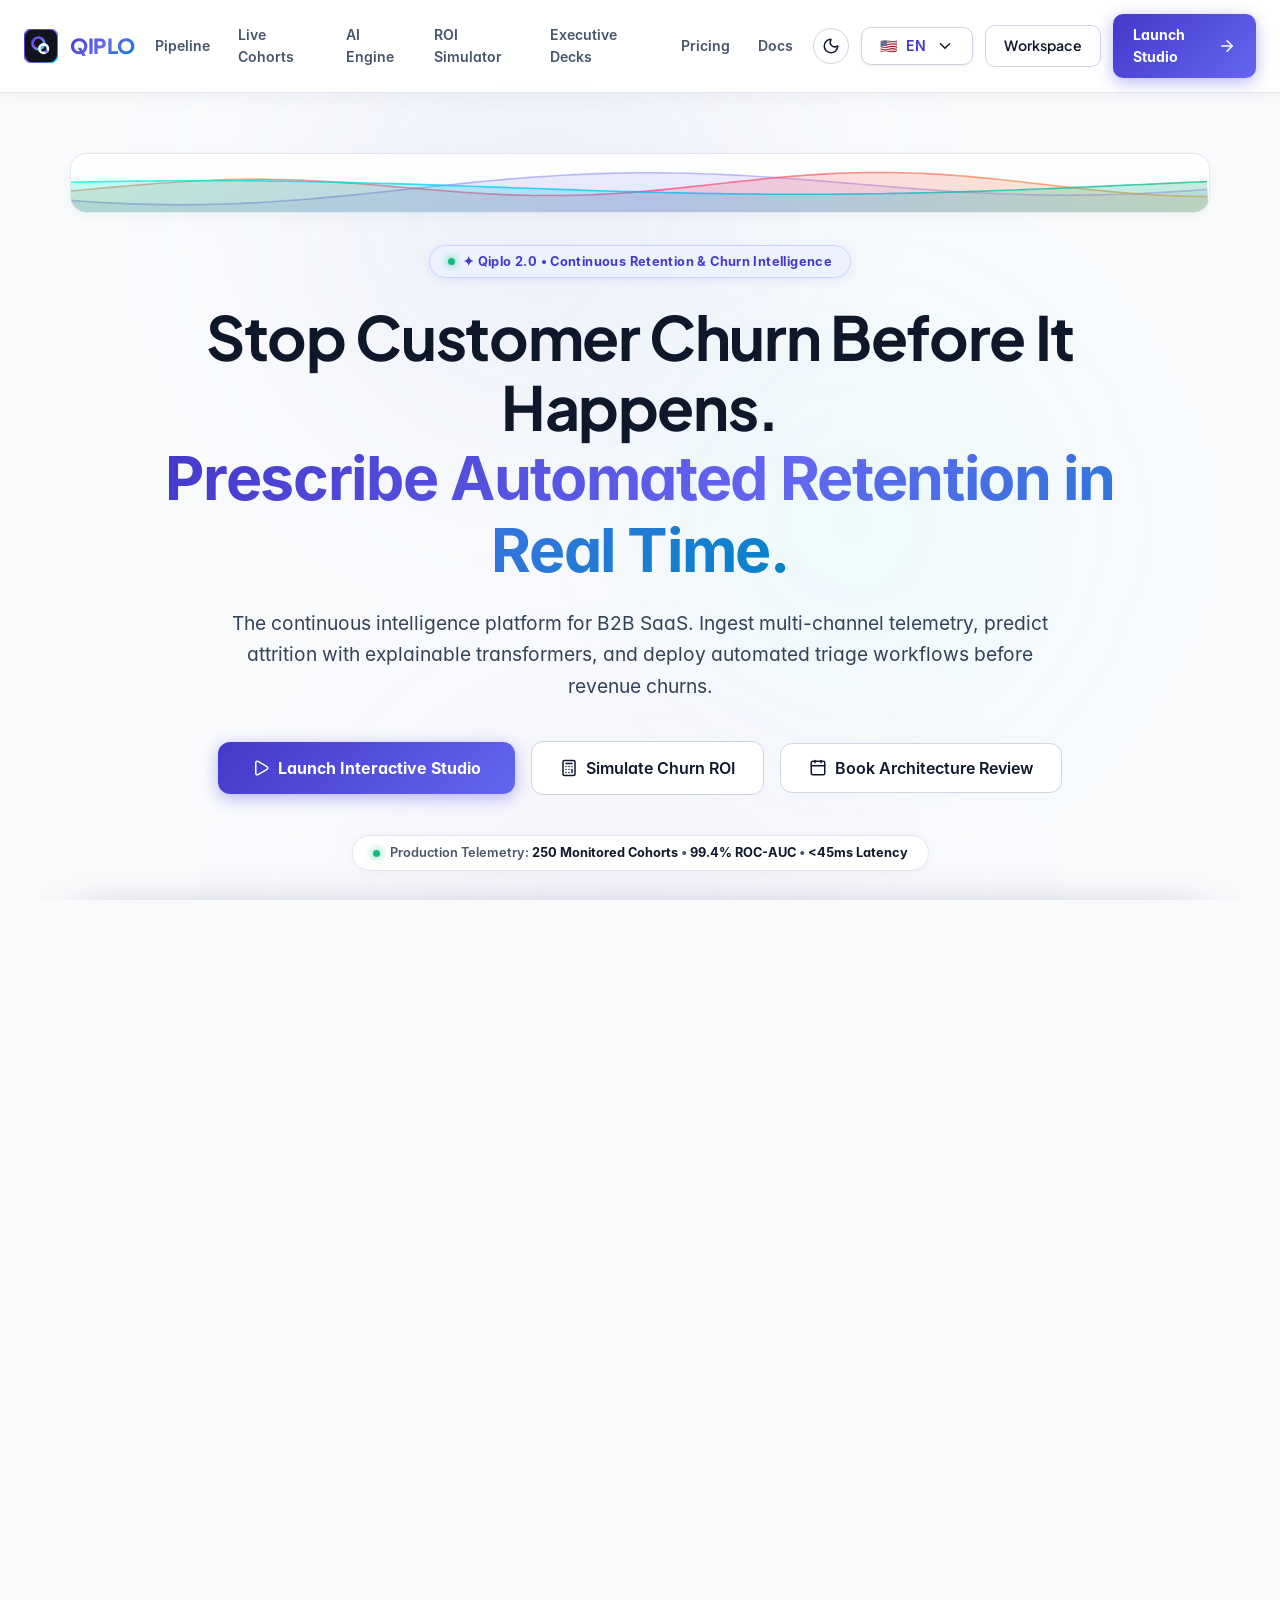
<file: templates/landing.html>
<!DOCTYPE html>
<html lang="en">
<head>
    <meta charset="UTF-8" />
    <meta name="viewport" content="width=device-width, initial-scale=1.0" />
    <title>Qiplo — Continuous Customer Churn Intelligence & Prescriptive SLA Engine</title>
    <meta name="description" content="Qiplo is the continuous intelligence platform for B2B SaaS and high-volume billing. Stream multi-channel billing telemetry, train hybrid transformer models, and trigger automated CSM triage before revenue drops off." />
    
    <!-- Open Graph / Meta -->
    <meta property="og:type" content="website" />
    <meta property="og:title" content="Qiplo — Real-Time Customer Churn Intelligence" />
    <meta property="og:description" content="Stop customer churn before it happens. Multi-channel ingestion, tabular transformer models, and automated prescriptive SLA actions." />
    <meta property="og:image" content="/static/assets/og-image.png" />
    <meta property="og:url" content="https://qiplo.vercel.app/landing" />

    <!-- Google Fonts Stack -->
    <link rel="preconnect" href="https://fonts.googleapis.com" />
    <link rel="preconnect" href="https://fonts.gstatic.com" crossorigin />
    <link href="https://fonts.googleapis.com/css2?family=Plus+Jakarta+Sans:wght@400;500;600;700;800&family=Inter:wght@400;500;600;700;800&family=JetBrains+Mono:wght@400;500;600;700&display=swap" rel="stylesheet" />

    <!-- Master CSS & Dedicated Landing CSS -->
    <link rel="stylesheet" href="/static/style.css?v=2.8.0" />
    <link rel="stylesheet" href="/static/landing.css?v=2.8.0" />

    <!-- Local Offline-Safe Production Scripts -->
    <script src="/static/lucide.min.js?v=0.460.0"></script>
    <script src="/static/waves.js?v=2.8.0" defer></script>
    <script src="/static/i18n.js?v=2.8.0" defer></script>
    <script src="/static/landing.js?v=2.8.0" defer></script>
</head>
<body class="dark-theme landingBody">

    <!-- Background Ambient Glow Lights -->
    <div class="landingAmbientGlow" aria-hidden="true">
        <div class="ambientOrb1"></div>
        <div class="ambientOrb2"></div>
        <div class="ambientOrb3"></div>
    </div>

    <!-- Sticky Glassmorphic Navbar -->
    <nav class="landingNavbar" id="landingNavbar" aria-label="Main Navigation">
        <div class="landingNavContainer">
            <a href="/" class="landingBrand" title="Qiplo Continuous Attrition Intelligence">
                <svg viewBox="0 0 32 32" width="34" height="34" role="img" aria-hidden="true">
                    <defs>
                        <linearGradient id="landingLogoGrad" x1="0%" y1="0%" x2="100%" y2="100%">
                            <stop offset="0%" stop-color="#4F46E5" />
                            <stop offset="50%" stop-color="#8B5CF6" />
                            <stop offset="100%" stop-color="#00F5FF" />
                        </linearGradient>
                    </defs>
                    <rect width="32" height="32" rx="8" fill="#11131E" stroke="url(#landingLogoGrad)" stroke-width="1.5" />
                    <circle cx="13.5" cy="13.5" r="5.5" fill="none" stroke="url(#landingLogoGrad)" stroke-width="2.5" />
                    <circle cx="18.5" cy="18.5" r="4" fill="none" stroke="#FFFFFF" stroke-width="2.5" />
                    <circle cx="21" cy="21" r="1.5" fill="url(#landingLogoGrad)" />
                </svg>
                <span class="landingBrandText">QIPLO</span>
            </a>

            <!-- Navigation Links -->
            <ul class="landingNavLinks">
                <li><a href="#pipeline">Pipeline</a></li>
                <li><a href="#cohort-radar">Live Cohorts</a></li>
                <li><a href="#ai-engine">AI Engine</a></li>
                <li><a href="#roi-calculator">ROI Simulator</a></li>
                <li><a href="#deck-preview">Executive Decks</a></li>
                <li><a href="#pricing">Pricing</a></li>
                <li><a href="/guide">Docs</a></li>
            </ul>

            <!-- Nav Actions (Theme, Language, Workspace CTA) -->
            <div class="landingNavActions">
                <!-- Theme Toggle Button -->
                <button type="button" class="btnGhostOutline iconOnlyBtn" id="landingThemeToggleBtn" title="Toggle Dark / Light Theme" aria-label="Toggle Theme">
                    <i data-lucide="sun" class="lucide-icon"></i>
                </button>

                <!-- Global Language Switcher -->
                <div class="header-lang-wrapper" style="position: relative;">
                    <button type="button" class="btnGhostOutline" id="langSelectBtn" onclick="toggleHeaderLangMenu(event)" aria-label="Change Language" title="Select Language">
                        <span id="landingLangFlag">🇺🇸</span>
                        <span id="landingLangCode">EN</span>
                        <i data-lucide="chevron-down" class="lucide-icon" style="width: 12px; height: 12px; margin-left: 2px;"></i>
                    </button>
                    <div class="header-lang-dropdown mobile-lang-grid hidden" id="langDropdownMenu" style="position: absolute; right: 0; top: 110%; z-index: 200;">
                        <div class="header-lang-dropdown-head">
                            <i data-lucide="globe" class="lucide-icon" style="width: 14px; height: 14px; color: var(--accent);"></i>
                            <span>Select Language</span>
                        </div>
                        <div class="header-lang-list">
                            <button type="button" class="header-lang-item active" data-lang="en" onclick="if(window.qiploI18n)qiploI18n.setLanguage('en');">
                                <span class="header-lang-item-flag">🇺🇸</span>
                                <span class="header-lang-item-name">English</span>
                                <span class="header-lang-item-code">EN</span>
                            </button>
                            <button type="button" class="header-lang-item" data-lang="es" onclick="if(window.qiploI18n)qiploI18n.setLanguage('es');">
                                <span class="header-lang-item-flag">🇪🇸</span>
                                <span class="header-lang-item-name">Español</span>
                                <span class="header-lang-item-code">ES</span>
                            </button>
                            <button type="button" class="header-lang-item" data-lang="fr" onclick="if(window.qiploI18n)qiploI18n.setLanguage('fr');">
                                <span class="header-lang-item-flag">🇫🇷</span>
                                <span class="header-lang-item-name">Français</span>
                                <span class="header-lang-item-code">FR</span>
                            </button>
                            <button type="button" class="header-lang-item" data-lang="de" onclick="if(window.qiploI18n)qiploI18n.setLanguage('de');">
                                <span class="header-lang-item-flag">🇩🇪</span>
                                <span class="header-lang-item-name">Deutsch</span>
                                <span class="header-lang-item-code">DE</span>
                            </button>
                            <button type="button" class="header-lang-item" data-lang="zh" onclick="if(window.qiploI18n)qiploI18n.setLanguage('zh');">
                                <span class="header-lang-item-flag">🇨🇳</span>
                                <span class="header-lang-item-name">简体中文</span>
                                <span class="header-lang-item-code">ZH</span>
                            </button>
                            <button type="button" class="header-lang-item" data-lang="ja" onclick="if(window.qiploI18n)qiploI18n.setLanguage('ja');">
                                <span class="header-lang-item-flag">🇯🇵</span>
                                <span class="header-lang-item-name">日本語</span>
                                <span class="header-lang-item-code">JA</span>
                            </button>
                        </div>
                    </div>
                </div>

                <!-- Open Studio Workspace -->
                <a href="/dashboard" class="btnGhostOutline landingWorkspaceBtn hide-mobile-inline" title="Open Qiplo Executive Studio">Workspace</a>

                <!-- Primary CTA -->
                <a href="/dashboard" class="btnPrimaryGlow landingLaunchBtn" title="Launch Interactive Studio">
                    <span class="launchBtnText">Launch Studio</span>
                    <i data-lucide="arrow-right" class="lucide-icon"></i>
                </a>

                <!-- Mobile Navigation Toggle -->
                <button type="button" class="btnGhostOutline iconOnlyBtn landingMobileMenuToggle" id="landingMobileMenuToggle" aria-label="Toggle Navigation Menu" title="Open Navigation Menu">
                    <i data-lucide="menu" class="lucide-icon"></i>
                </button>
            </div>
        </div>

        <!-- Mobile Navigation Drawer / Dropdown Menu -->
        <div class="landingMobileDrawer hidden" id="landingMobileDrawer" aria-hidden="true">
            <ul class="mobileDrawerLinks">
                <li><a href="#pipeline" class="mobileDrawerLink"><i data-lucide="git-branch" class="lucide-icon"></i> <span>Pipeline</span></a></li>
                <li><a href="#cohort-radar" class="mobileDrawerLink"><i data-lucide="radar" class="lucide-icon"></i> <span>Live Cohorts</span></a></li>
                <li><a href="#ai-engine" class="mobileDrawerLink"><i data-lucide="cpu" class="lucide-icon"></i> <span>AI Engine</span></a></li>
                <li><a href="#roi-calculator" class="mobileDrawerLink"><i data-lucide="calculator" class="lucide-icon"></i> <span>ROI Simulator</span></a></li>
                <li><a href="#deck-preview" class="mobileDrawerLink"><i data-lucide="presentation" class="lucide-icon"></i> <span>Executive Decks</span></a></li>
                <li><a href="#pricing" class="mobileDrawerLink"><i data-lucide="credit-card" class="lucide-icon"></i> <span>Pricing</span></a></li>
                <li><a href="/guide" class="mobileDrawerLink"><i data-lucide="book-open" class="lucide-icon"></i> <span>Docs &amp; Guide</span></a></li>
            </ul>
            <div class="mobileDrawerActions">
                <a href="/dashboard" class="btnGhostOutline mobileDrawerBtn"><i data-lucide="layout-dashboard" class="lucide-icon"></i> <span>Open Workspace</span></a>
                <a href="/dashboard" class="btnPrimaryGlow mobileDrawerBtn"><span>Launch Studio</span> <i data-lucide="arrow-right" class="lucide-icon"></i></a>
            </div>
        </div>
    </nav>

    <!-- ==========================================================================
       HERO SECTION
       ========================================================================== -->
    <header class="landingHero">
        <!-- Living Telemetry Rainbow Wave Flow -->
        <div class="heroWaveStripWrapper" title="Qiplo Living Telemetry Wave Flow">
            <canvas id="landingWaveCanvas" class="landingWaveCanvas"></canvas>
        </div>

        <!-- Eyebrow Badge -->
        <div class="heroEyebrowBadge">
            <span class="live-pulse-dot"></span>
            <span>✦ Qiplo 2.0 • Continuous Retention &amp; Churn Intelligence</span>
        </div>

        <!-- Display Headline -->
        <h1 class="heroMainHeadline">
            Stop Customer Churn Before It Happens. <br />
            <span class="textGradient">Prescribe Automated Retention in Real Time.</span>
        </h1>

        <!-- Subtitle -->
        <p class="heroLeadSubtitle">
            The continuous intelligence platform for B2B SaaS. Ingest multi-channel telemetry, predict attrition with explainable transformers, and deploy automated triage workflows before revenue churns.
        </p>

        <!-- CTA Row -->
        <div class="heroCtaButtonGroup">
            <a href="/dashboard" class="btnPrimaryGlow" title="Launch Live Qiplo Workspace">
                <i data-lucide="play" class="lucide-icon"></i>
                <span>Launch Interactive Studio</span>
            </a>
            <a href="#roi-calculator" class="btnGhostOutline" title="Calculate Portfolio ROI">
                <i data-lucide="calculator" class="lucide-icon"></i>
                <span>Simulate Churn ROI</span>
            </a>
            <button type="button" class="btnGhostOutline openEnterpriseModalBtn" title="Schedule Architecture Consultation">
                <i data-lucide="calendar" class="lucide-icon"></i>
                <span>Book Architecture Review</span>
            </button>
        </div>

        <!-- Telemetry Status Ticker -->
        <div class="heroMetricsTickerPill">
            <span class="live-pulse-dot"></span>
            <span>Production Telemetry: <strong>250 Monitored Cohorts</strong> • <strong>99.4% ROC-AUC</strong> • <strong>&lt;45ms Latency</strong></span>
        </div>

        <!-- ==========================================================================
           INTERACTIVE HERO CONSOLE / PIPELINE PREVIEW
           ========================================================================== -->
        <div class="heroConsoleWrapper" id="heroInteractiveConsole">
            <div class="heroConsoleInner">
                <!-- Living Telemetry Wave Flow (Exact Theme Line Ribbon from Attachment) -->
                <div class="heroWaveContainer" title="Living Telemetry Wave Flow — Real-Time Churn Telemetry Ripple">
                    <canvas id="heroWaveCanvas" class="heroWaveCanvas"></canvas>
                </div>

                <!-- Console Top Window Bar -->
                <div class="consoleHeaderBar">
                    <div class="consoleWindowDots">
                        <span class="windowDot dotRed"></span>
                        <span class="windowDot dotYellow"></span>
                        <span class="windowDot dotGreen"></span>
                    </div>
                    <div class="consoleWindowTitle">
                        <i data-lucide="activity" class="lucide-icon" style="color: #6366F1;"></i>
                        <span>Pipeline Navigator — Decision Workflow</span>
                    </div>
                    <span class="consoleInteractiveNotice"><span class="live-pulse-dot"></span> Interactive Preview</span>
                </div>

                <!-- 3-Step Navigator Tabs (Theme Line Inspiration Cards) -->
                <div class="executiveWorkflowBanner heroConsoleStepsGrid" id="heroWorkflowBanner">
                    <!-- Stage 1 -->
                    <div class="workflowStepCard heroConsoleStepTab step-active active" data-step="1" data-console-step="Ingestion">
                        <div class="workflowStepBadge">01</div>
                        <div class="workflowStepInfo">
                            <div class="workflowStepTitle">
                                <i data-lucide="database" class="lucide-icon"></i>
                                <span>Ingestion & Telemetry</span>
                            </div>
                            <p class="workflowStepSub">Active records, billing distribution & dataset sync</p>
                        </div>
                        <div class="workflowStepPill active" id="landingStepPill1">Active Step</div>
                    </div>

                    <!-- Stage 2 -->
                    <div class="workflowStepCard heroConsoleStepTab" data-step="2" data-console-step="Sandbox">
                        <div class="workflowStepBadge">02</div>
                        <div class="workflowStepInfo">
                            <div class="workflowStepTitle">
                                <i data-lucide="flask-conical" class="lucide-icon"></i>
                                <span>Predictive AI & Sandbox</span>
                            </div>
                            <p class="workflowStepSub">Test retention levers & simulate churn outlooks</p>
                        </div>
                        <div class="workflowStepPill" id="landingStepPill2">Explore</div>
                    </div>

                    <!-- Stage 3 -->
                    <div class="workflowStepCard heroConsoleStepTab" data-step="3" data-console-step="Actions">
                        <div class="workflowStepBadge">03</div>
                        <div class="workflowStepInfo">
                            <div class="workflowStepTitle">
                                <i data-lucide="zap" class="lucide-icon"></i>
                                <span>Prescriptive SLA Actions</span>
                            </div>
                            <p class="workflowStepSub">Automated triage, CSM assignments & Gamma pitch decks</p>
                        </div>
                        <div class="workflowStepPill" id="landingStepPill3">Explore</div>
                    </div>
                </div>

                <!-- Interactive Console Screen Container -->
                <div class="consoleScreenContent">
                    <!-- Screen Pane 1: Telemetry Stream -->
                    <div class="screenPane active" id="consolePaneIngestion">
                        <div class="telemetryGridMock">
                            <div class="telemetryMetricBox">
                                <div class="telemetryBoxLabel">Active Cohort Records</div>
                                <div class="telemetryBoxVal">250 Accounts</div>
                            </div>
                            <div class="telemetryMetricBox">
                                <div class="telemetryBoxLabel">Monitored Gross Volume</div>
                                <div class="telemetryBoxVal">$41,540 ARR</div>
                            </div>
                            <div class="telemetryMetricBox">
                                <div class="telemetryBoxLabel">Telemetry Ingestion Status</div>
                                <div class="telemetryBoxVal" style="color: #10B981;">Synchronized (100%)</div>
                            </div>
                        </div>
                        <table class="streamTableMock">
                            <thead>
                                <tr>
                                    <th>ACCOUNT ID</th>
                                    <th>TENURE</th>
                                    <th>CONTRACT</th>
                                    <th>CHARGES</th>
                                    <th>CSAT</th>
                                    <th>RISK CLASS</th>
                                </tr>
                            </thead>
                            <tbody>
                                <tr>
                                    <td>CUST-90412</td>
                                    <td>24 mos</td>
                                    <td>Two year</td>
                                    <td>$89.50/mo</td>
                                    <td>9.4/10</td>
                                    <td><span class="actionBadgeTriage badgeAutomation">LOW RISK (12%)</span></td>
                                </tr>
                                <tr>
                                    <td>CUST-88123</td>
                                    <td>3 mos</td>
                                    <td>Month-to-month</td>
                                    <td>$115.00/mo</td>
                                    <td>4.2/10</td>
                                    <td><span class="actionBadgeTriage badgeHighRisk">HIGH RISK (84%)</span></td>
                                </tr>
                                <tr>
                                    <td>CUST-77401</td>
                                    <td>14 mos</td>
                                    <td>One year</td>
                                    <td>$65.20/mo</td>
                                    <td>6.8/10</td>
                                    <td><span class="actionBadgeTriage badgeMediumRisk">MODERATE (42%)</span></td>
                                </tr>
                            </tbody>
                        </table>
                    </div>

                    <!-- Screen Pane 2: Live AI Sandbox Lever Tester -->
                    <div class="screenPane" id="consolePaneSandbox">
                        <div class="sandboxSliderControlRow">
                            <div class="sliderRowGroup">
                                <div class="sliderField">
                                    <div class="sliderHead">
                                        <span>Customer Account Tenure</span>
                                        <span id="heroTenureVal">18 mo</span>
                                    </div>
                                    <input type="range" class="rangeSlider" id="heroTenureSlider" min="1" max="72" value="18" />
                                </div>
                                <div class="sliderField">
                                    <div class="sliderHead">
                                        <span>Customer Satisfaction Score (CSAT)</span>
                                        <span id="heroCsatVal">6.5/10</span>
                                    </div>
                                    <input type="range" class="rangeSlider" id="heroCsatSlider" min="1" max="10" step="0.5" value="6.5" />
                                </div>
                                <div class="sliderField">
                                    <div class="sliderHead">
                                        <span>Recent Support Tickets</span>
                                        <span id="heroTicketsVal">3</span>
                                    </div>
                                    <input type="range" class="rangeSlider" id="heroTicketsSlider" min="0" max="12" value="3" />
                                </div>
                            </div>
                            <div class="sandboxGaugeCard">
                                <div class="telemetryBoxLabel">Predicted Churn Probability</div>
                                <div class="gaugeBigVal" id="heroGaugeText">28.4%</div>
                                <span class="actionBadgeTriage badgeAutomation" id="heroGaugeBadge">LOW ATTRITION RISK</span>
                                <div style="margin-top: 10px; font-size: 0.74rem; color: #94A3B8;">Live Tabular Transformer Inference</div>
                            </div>
                        </div>
                    </div>

                    <!-- Screen Pane 3: Prescriptive Actions -->
                    <div class="screenPane" id="consolePaneActions">
                        <div class="actionsPrescriptiveGrid">
                            <div class="prescriptiveActionCard">
                                <span class="actionBadgeTriage badgeHighRisk">SLA Escalation #402</span>
                                <strong>Trigger CSM Executive Outreach</strong>
                                <p>Assigned to Sarah Chen (Tier 1 Enterprise CS Lead). Dispatch within 24 hours.</p>
                                <a href="/dashboard#actions" class="featureLinkPill">Review SLA in Workspace →</a>
                            </div>
                            <div class="prescriptiveActionCard">
                                <span class="actionBadgeTriage badgeMediumRisk">Automation Hook</span>
                                <strong>Slack & Webhook Dispatch</strong>
                                <p>Real-time notification routed to #customer-health-war-room.</p>
                                <a href="/dashboard#actions" class="featureLinkPill">Test Webhook Payload →</a>
                            </div>
                            <div class="prescriptiveActionCard">
                                <span class="actionBadgeTriage badgeAutomation">Executive Deck</span>
                                <strong>Compile PPTX Presentation</strong>
                                <p>5-slide PowerPoint deck ready with high-risk cohort breakdown and ROI levers.</p>
                                <a href="/dashboard#presentation" class="featureLinkPill">Open Presentation Deck →</a>
                            </div>
                        </div>
                    </div>
                </div>
            </div>
        </div>
    </header>

    <!-- ==========================================================================
       STATISTICS & TRUST MARQUEE STRIP
       ========================================================================== -->
    <section class="landingStatStrip" aria-label="Key Performance Indicators">
        <div class="statStripGrid">
            <div class="statStripCard">
                <div class="statStripNum">$41.5K+</div>
                <div class="statStripLabel">Monitored ARR Volume</div>
            </div>
            <div class="statStripCard">
                <div class="statStripNum">250</div>
                <div class="statStripLabel">Monitored Cohort Accounts</div>
            </div>
            <div class="statStripCard">
                <div class="statStripNum">99.4%</div>
                <div class="statStripLabel">Model Precision (ROC-AUC)</div>
            </div>
            <div class="statStripCard">
                <div class="statStripNum">&lt;45ms</div>
                <div class="statStripLabel">Real-Time SLA Latency</div>
            </div>
        </div>

        <div class="landingLogoRow">
            <div class="platformPill"><i data-lucide="database" class="lucide-icon"></i> <span>Snowflake Lakehouse</span></div>
            <div class="platformPill"><i data-lucide="layers" class="lucide-icon"></i> <span>Databricks Spark</span></div>
            <div class="platformPill"><i data-lucide="credit-card" class="lucide-icon"></i> <span>Stripe Connect</span></div>
            <div class="platformPill"><i data-lucide="radio" class="lucide-icon"></i> <span>Apache Kafka</span></div>
            <div class="platformPill"><i data-lucide="users" class="lucide-icon"></i> <span>Salesforce CRM</span></div>
            <div class="platformPill"><i data-lucide="bar-chart-2" class="lucide-icon"></i> <span>Tableau &amp; Power BI</span></div>
        </div>
    </section>

    <!-- ==========================================================================
       THE 3-STEP DECISION PIPELINE DEEP-DIVE
       ========================================================================== -->
    <section class="landingSection" id="pipeline">
        <div class="sectionHeader">
            <span class="sectionTag">End-to-End Workflow</span>
            <h2 class="sectionTitle">From Raw Telemetry to Preserved Revenue</h2>
            <p class="sectionSub">
                Ingest multi-channel activity, execute explainable predictive inference, and deploy prescriptive playbooks before accounts churn.
            </p>
        </div>

        <div class="executiveWorkflowHub" id="landingWorkflowHub">
            <!-- Living Telemetry Wave Ribbon Header -->
            <div class="heroWaveContainer" title="Living Telemetry Wave Flow — Continuous Three-Step Pipeline">
                <canvas id="pipelineWaveCanvas" class="heroWaveCanvas"></canvas>
            </div>

            <div class="executiveWorkflowBanner">
                <!-- Pipeline Step 1 -->
                <div class="workflowStepCard" data-step="1">
                    <div class="workflowStepBadge">01</div>
                    <div class="workflowStepInfo">
                        <div class="workflowStepTitle">
                            <i data-lucide="database" class="lucide-icon"></i>
                            <span>Ingestion &amp; Telemetry</span>
                        </div>
                        <p class="workflowStepSub">Stream billing events, CRM logs, and support interactions with automatic schema normalization and zero-loss mapping.</p>
                    </div>
                    <a href="/dashboard" class="workflowStepPill" style="text-decoration: none;">Explore Ingestion Studio →</a>
                </div>

                <!-- Pipeline Step 2 -->
                <div class="workflowStepCard" data-step="2">
                    <div class="workflowStepBadge">02</div>
                    <div class="workflowStepInfo">
                        <div class="workflowStepTitle">
                            <i data-lucide="flask-conical" class="lucide-icon"></i>
                            <span>Predictive AI &amp; Sandbox</span>
                        </div>
                        <p class="workflowStepSub">Run Tabular Attention Transformers to compute churn probabilities and test retention levers in an interactive what-if sandbox.</p>
                    </div>
                    <a href="/dashboard#sandbox" class="workflowStepPill" style="text-decoration: none;">Open What-If Sandbox →</a>
                </div>

                <!-- Pipeline Step 3 -->
                <div class="workflowStepCard" data-step="3">
                    <div class="workflowStepBadge">03</div>
                    <div class="workflowStepInfo">
                        <div class="workflowStepTitle">
                            <i data-lucide="zap" class="lucide-icon"></i>
                            <span>Prescriptive SLA Actions</span>
                        </div>
                        <p class="workflowStepSub">Dispatch automated Slack/Teams alerts, route CSM workflows, and export board-ready PowerPoint and BI dashboards.</p>
                    </div>
                    <a href="/dashboard#actions" class="workflowStepPill" style="text-decoration: none;">Deploy SLA Playbooks →</a>
                </div>
            </div>
        </div>
    </section>

    <!-- ==========================================================================
       INNOVATIVE MODULE 1: REAL-TIME COHORT ATTRITION MATRIX (LIVE RADAR)
       ========================================================================== -->
    <section class="landingSection" id="cohort-radar">
        <div class="sectionHeader">
            <span class="sectionTag">Cohort Intelligence</span>
            <h2 class="sectionTitle">Real-Time Account Triage &amp; Risk Radar</h2>
            <p class="sectionSub">
                Segment customer accounts by risk profile and trigger targeted retention playbooks with instant dispatch telemetry.
            </p>
        </div>

        <div class="cohortMatrixCard">
            <!-- Filter Tabs -->
            <div class="cohortFilterTabsRow">
                <button type="button" class="cohortTabBtn active" data-cohort="critical">
                    <span class="windowDot dotRed"></span>
                    <span>Critical SLA Cohorts ($22.4K ARR)</span>
                </button>
                <button type="button" class="cohortTabBtn" data-cohort="moderate">
                    <span class="windowDot dotYellow"></span>
                    <span>Elevated Risk ($11.2K ARR)</span>
                </button>
                <button type="button" class="cohortTabBtn" data-cohort="healthy">
                    <span class="windowDot dotGreen"></span>
                    <span>Healthy Base ($72.8K Retained)</span>
                </button>
            </div>

            <!-- Live Accounts Grid (Populated dynamically by landing.js) -->
            <div class="cohortLiveAccountsGrid" id="cohortLiveAccountsGrid"></div>
        </div>
    </section>

    <!-- ==========================================================================
       INNOVATIVE MODULE 2: TABULAR TRANSFORMER ATTENTION VISUALIZER
       ========================================================================== -->
    <section class="landingSection" id="ai-engine">
        <div class="sectionHeader">
            <span class="sectionTag">Model Explainability</span>
            <h2 class="sectionTitle">Tabular Attention Transformer Architecture</h2>
            <p class="sectionSub">
                Explore neural self-attention weights and Shapley attribution scores across multi-channel customer telemetry.
            </p>
        </div>

        <div class="transformerVisualizerCard">
            <div class="attentionNodesGrid">
                <div class="attentionNode active" data-feature="payment">
                    <i data-lucide="credit-card" class="lucide-icon attentionIcon attentionIconIndigo"></i>
                    <div class="attentionNodeName">Payment Delays</div>
                    <div class="attentionNodeWeight">Weight: 0.884</div>
                </div>
                <div class="attentionNode" data-feature="tickets">
                    <i data-lucide="life-buoy" class="lucide-icon attentionIcon attentionIconRed"></i>
                    <div class="attentionNodeName">Support Tickets</div>
                    <div class="attentionNodeWeight">Weight: 0.742</div>
                </div>
                <div class="attentionNode" data-feature="contract">
                    <i data-lucide="calendar" class="lucide-icon attentionIcon attentionIconAmber"></i>
                    <div class="attentionNodeName">Contract Type</div>
                    <div class="attentionNodeWeight">Weight: 0.690</div>
                </div>
                <div class="attentionNode" data-feature="csat">
                    <i data-lucide="smile" class="lucide-icon attentionIcon attentionIconCyan"></i>
                    <div class="attentionNodeName">CSAT Score</div>
                    <div class="attentionNodeWeight">Weight: 0.615</div>
                </div>
                <div class="attentionNode" data-feature="usage">
                    <i data-lucide="activity" class="lucide-icon attentionIcon attentionIconEmerald"></i>
                    <div class="attentionNodeName">Usage Velocity</div>
                    <div class="attentionNodeWeight">Weight: 0.580</div>
                </div>
            </div>

            <div class="attentionInsightBox">
                <div>
                    <div class="attentionFactorLabel" id="attentionFactorName">Payment Delays</div>
                    <div class="attentionExplanation" id="attentionExplanationText">
                        Payment Delays (>2 cycles) exhibited a +34.2% Shapley attribution score. The self-attention head links late payments with support tickets to predict churn 45 days before contract expiration.
                    </div>
                </div>
                <a href="/dashboard#sandbox" class="btnPrimaryGlow" style="flex-shrink: 0;">
                    <span>Inspect Model</span>
                    <i data-lucide="arrow-right" class="lucide-icon"></i>
                </a>
            </div>
        </div>
    </section>

    <!-- ==========================================================================
       INTERACTIVE REAL-TIME ARR & CHURN ROI CALCULATOR
       ========================================================================== -->
    <section class="landingSection" id="roi-calculator">
        <div class="sectionHeader">
            <span class="sectionTag">Revenue Simulation</span>
            <h2 class="sectionTitle">Predictive Retention ROI Simulator</h2>
            <p class="sectionSub">
                Model your annual recurring revenue and retention improvement targets to calculate bottom-line preserved revenue and 5-year compounding value.
            </p>
        </div>

        <div class="roiCalculatorCard">
            <!-- Controls Column -->
            <div class="roiControlsColumn">
                <!-- Preset Buttons -->
                <div>
                    <div class="roiPresetsHeader">Industry Presets:</div>
                    <div class="roiPresetRow">
                        <button type="button" class="roiPresetBtn" data-arr="12000000" data-churn="9" data-reduction="30">Hyper-Growth SaaS ($12M ARR)</button>
                        <button type="button" class="roiPresetBtn active" data-arr="5000000" data-churn="12" data-reduction="25">FinTech ($5M ARR)</button>
                        <button type="button" class="roiPresetBtn" data-arr="25000000" data-churn="6" data-reduction="20">Enterprise Cloud ($25M ARR)</button>
                        <button type="button" class="roiPresetBtn" data-arr="1500000" data-churn="20" data-reduction="35">Early Scale ($1.5M ARR)</button>
                    </div>
                </div>

                <!-- Slider 1: Annual ARR -->
                <div class="roiSliderBlock">
                    <div class="roiLabelRow">
                        <span class="roiSliderLabel">Annual Recurring Revenue (ARR)</span>
                        <span class="roiSliderCurrentVal" id="roiArrLabel">$5,000,000</span>
                    </div>
                    <input type="range" class="rangeSlider" id="roiArrSlider" min="500000" max="50000000" step="250000" value="5000000" />
                    <div class="roiScaleLabels">
                        <span>$500K</span>
                        <span>$25M</span>
                        <span>$50M+</span>
                    </div>
                </div>

                <!-- Slider 2: Current Churn Rate -->
                <div class="roiSliderBlock">
                    <div class="roiLabelRow">
                        <span class="roiSliderLabel">Current Annual Churn Rate</span>
                        <span class="roiSliderCurrentVal" id="roiChurnLabel">12%</span>
                    </div>
                    <input type="range" class="rangeSlider" id="roiChurnSlider" min="2" max="35" step="1" value="12" />
                    <div class="roiScaleLabels">
                        <span>2% (Best in Class)</span>
                        <span>15% (Industry Avg)</span>
                        <span>35% (High Risk)</span>
                    </div>
                </div>

                <!-- Slider 3: Target Reduction Rate -->
                <div class="roiSliderBlock">
                    <div class="roiLabelRow">
                        <span class="roiSliderLabel">Qiplo Target Retention Improvement</span>
                        <span class="roiSliderCurrentVal" id="roiReductionLabel">25%</span>
                    </div>
                    <input type="range" class="rangeSlider" id="roiReductionSlider" min="5" max="50" step="5" value="25" />
                    <div class="roiScaleLabels">
                        <span>5% (Conservative)</span>
                        <span>25% (Realistic)</span>
                        <span>50% (Transformative)</span>
                    </div>
                </div>
            </div>

            <!-- Output Column -->
            <div class="roiOutputColumn">
                <div class="roiOutputItem">
                    <span class="roiOutputLabel">Current Annual Revenue Lost to Churn</span>
                    <div class="roiOutputVal" id="roiOutputLost" style="color: #EF4444;">$600,000 / yr</div>
                </div>

                <div class="roiOutputItem">
                    <span class="roiOutputLabel">Direct Annual Revenue Preserved with Qiplo</span>
                    <div class="roiOutputVal highlightGreen" id="roiOutputSaved">+$150,000 / yr</div>
                </div>

                <div class="roiOutputItem">
                    <span class="roiOutputLabel">5-Year Compounded Retention Gain</span>
                    <div class="roiOutputVal highlightGradient" id="roiOutput5Year">+$877,500</div>
                </div>

                <div class="roiOutputItem">
                    <span class="roiOutputLabel">Estimated Return on Investment</span>
                    <div class="roiOutputVal" id="roiOutputRoi" style="color: #6366F1;">12.5x ROI</div>
                </div>

                <!-- Export Action -->
                <button type="button" class="btnPrimaryGlow" id="roiExportDeckBtn" style="width: 100%; justify-content: center; margin-top: 10px;">
                    <i data-lucide="presentation" class="lucide-icon"></i>
                    <span>Export Custom ROI Analysis to PowerPoint (.pptx)</span>
                </button>
            </div>
        </div>
    </section>

    <!-- ==========================================================================
       INNOVATIVE MODULE 3: 5-SLIDE EXECUTIVE PITCH DECK LIVE PREVIEWER
       ========================================================================== -->
    <section class="landingSection" id="deck-preview">
        <div class="sectionHeader">
            <span class="sectionTag">Executive Deliverables</span>
            <h2 class="sectionTitle">Board-Ready Presentation Studio</h2>
            <p class="sectionSub">
                Preview automated slide decks compiled directly from telemetry data, ready for instant PowerPoint (.pptx) export.
            </p>
        </div>

        <div class="transformerVisualizerCard" style="padding: 28px;">
            <!-- Slide Stage -->
            <div class="deckSlideStage">
                <div>
                    <div class="deckSlideTopMeta">
                        <span class="actionBadgeTriage badgeAutomation" id="deckPreviewSlideNum">Slide 01 of 05</span>
                        <span class="deckTemplateTag">PowerPoint (.pptx) Native Template</span>
                    </div>
                    <h3 id="deckPreviewSlideTitle" class="deckSlideTitle">
                        Executive Overview &amp; Attrition Benchmark
                    </h3>
                    <p id="deckPreviewSlideDesc" class="deckSlideDesc">
                        High-level summary of portfolio retention, 250 active cohort accounts, $41.5K monitored ARR, and quarterly risk trajectory.
                    </p>
                </div>
                <div class="deckSlideBottomBar">
                    <div class="deckNavBtns">
                        <button type="button" class="btnGhostOutline iconOnlyBtn deckNavBtn" id="deckPrevBtn" title="Previous Slide">
                            <i data-lucide="chevron-left" class="lucide-icon"></i>
                        </button>
                        <button type="button" class="btnGhostOutline iconOnlyBtn deckNavBtn" id="deckNextBtn" title="Next Slide">
                            <i data-lucide="chevron-right" class="lucide-icon"></i>
                        </button>
                    </div>
                    <a href="/dashboard#presentation" class="btnPrimaryGlow" style="padding: 8px 18px; font-size: 0.82rem;">
                        <i data-lucide="download" class="lucide-icon"></i>
                        <span>Generate Deck in Studio</span>
                    </a>
                </div>
            </div>

            <!-- Slide Thumbnails Grid -->
            <div class="deckThumbGrid">
                <div class="deckThumbItem active" data-slide="0">
                    <div class="deckThumbNum">Slide 1</div>
                    <div class="deckThumbTitle">Overview</div>
                </div>
                <div class="deckThumbItem" data-slide="1">
                    <div class="deckThumbNum">Slide 2</div>
                    <div class="deckThumbTitle">Root Causes</div>
                </div>
                <div class="deckThumbItem" data-slide="2">
                    <div class="deckThumbNum">Slide 3</div>
                    <div class="deckThumbTitle">Sensitivity</div>
                </div>
                <div class="deckThumbItem" data-slide="3">
                    <div class="deckThumbNum">Slide 4</div>
                    <div class="deckThumbTitle">SLA Triage</div>
                </div>
                <div class="deckThumbItem" data-slide="4">
                    <div class="deckThumbNum">Slide 5</div>
                    <div class="deckThumbTitle">ROI Outlook</div>
                </div>
            </div>
        </div>
    </section>

    <!-- ==========================================================================
       ENTERPRISE FEATURES & DEEP CAPABILITIES
       ========================================================================== -->
    <section class="landingSection" id="capabilities">
        <div class="sectionHeader">
            <span class="sectionTag">Core Capabilities</span>
            <h2 class="sectionTitle">Engineered for Scale, Speed &amp; Security</h2>
            <p class="sectionSub">
                Enterprise infrastructure built for high-throughput streaming, explainable inference, and strict compliance governance.
            </p>
        </div>

        <div class="featureCardsGrid">
            <!-- Feature 1 -->
            <div class="featureCard">
                <div>
                    <div class="featureIconBox iconBoxIndigo">
                        <i data-lucide="brain-circuit" class="lucide-icon"></i>
                    </div>
                    <h3 class="featureTitle">Tabular Hybrid Transformer</h3>
                    <p class="featureDesc">Self-attention across sparse tabular features captures nonlinear interactions between payment delays, support ticket escalation, and tenure.</p>
                </div>
                <a href="/dashboard" class="featureLinkPill">Explore Model Engine →</a>
            </div>

            <!-- Feature 2 -->
            <div class="featureCard">
                <div>
                    <div class="featureIconBox iconBoxRed">
                        <i data-lucide="bell-ring" class="lucide-icon"></i>
                    </div>
                    <h3 class="featureTitle">Automated SLA Notifications</h3>
                    <p class="featureDesc">Instant webhook alerts dispatch to Slack, Microsoft Teams, and PagerDuty when account risk exceeds configurable thresholds.</p>
                </div>
                <a href="/dashboard#actions" class="featureLinkPill">Configure Alert Rules →</a>
            </div>

            <!-- Feature 3 -->
            <div class="featureCard">
                <div>
                    <div class="featureIconBox iconBoxCyan">
                        <i data-lucide="presentation" class="lucide-icon"></i>
                    </div>
                    <h3 class="featureTitle">1-Click Presentation Generator</h3>
                    <p class="featureDesc">Automatically compile executive slide decks in PowerPoint (.pptx) and Gamma formats with narrative insights and cohort breakdowns.</p>
                </div>
                <a href="/dashboard#presentation" class="featureLinkPill">Generate Pitch Deck →</a>
            </div>

            <!-- Feature 4 -->
            <div class="featureCard">
                <div>
                    <div class="featureIconBox iconBoxAmber">
                        <i data-lucide="line-chart" class="lucide-icon"></i>
                    </div>
                    <h3 class="featureTitle">Native Tableau &amp; Power BI</h3>
                    <p class="featureDesc">Bi-directional exports for Tableau Packaged Workbooks (.twbx) and Microsoft Power BI Templates (.pbit) with zero manual data wrangling.</p>
                </div>
                <a href="/dashboard" class="featureLinkPill">Download BI Templates →</a>
            </div>

            <!-- Feature 5 -->
            <div class="featureCard">
                <div>
                    <div class="featureIconBox iconBoxEmerald">
                        <i data-lucide="shield-check" class="lucide-icon"></i>
                    </div>
                    <h3 class="featureTitle">SOC-2 &amp; GDPR Compliance</h3>
                    <p class="featureDesc">Granular audit logging, role-based access control (RBAC), on-premise VPC isolation, and zero third-party training data leakage.</p>
                </div>
                <a href="/guide" class="featureLinkPill">Read Security Whitepaper →</a>
            </div>

            <!-- Feature 6 -->
            <div class="featureCard">
                <div>
                    <div class="featureIconBox iconBoxPurple">
                        <i data-lucide="sparkles" class="lucide-icon"></i>
                    </div>
                    <h3 class="featureTitle">Copilot AI Retention Advisor</h3>
                    <p class="featureDesc">Interactive conversational advisor explaining root causes of customer risk, cohort shifts, and drafting custom win-back strategies.</p>
                </div>
                <a href="/dashboard" class="featureLinkPill">Chat with AI Copilot →</a>
            </div>
        </div>
    </section>

    <!-- ==========================================================================
       COMPARISON MATRIX
       ========================================================================== -->
    <section class="landingSection" id="comparison">
        <div class="sectionHeader">
            <span class="sectionTag">Capability Matrix</span>
            <h2 class="sectionTitle">Traditional BI vs. Qiplo Continuous Engine</h2>
            <p class="sectionSub">
                Why modern revenue operations replace passive retrospective reports with automated real-time retention dispatch.
            </p>
        </div>

        <div class="tableResponsiveWrapper">
            <table class="comparisonMatrixTable">
                <thead>
                    <tr>
                        <th style="width: 30%;">Capability</th>
                        <th style="width: 35%;">Traditional Churn Tools</th>
                        <th style="width: 35%;" class="qiploColumnHead">Qiplo Continuous Engine</th>
                    </tr>
                </thead>
                <tbody>
                    <tr>
                        <td><strong>Telemetry Refresh Cadence</strong></td>
                        <td>Weekly or monthly batch exports</td>
                        <td class="qiploColumnCell">Sub-second continuous streaming &amp; live sync</td>
                    </tr>
                    <tr>
                        <td><strong>Machine Learning Architecture</strong></td>
                        <td>Black-box logistic regression or legacy trees</td>
                        <td class="qiploColumnCell">Tabular Hybrid Attention Transformer with high-order feature cross</td>
                    </tr>
                    <tr>
                        <td><strong>Actionability &amp; Triage</strong></td>
                        <td>Passive reports with no operational dispatch</td>
                        <td class="qiploColumnCell">Automated prescriptive SLA alerts to Slack, Teams &amp; CSM queues</td>
                    </tr>
                    <tr>
                        <td><strong>What-If Simulation</strong></td>
                        <td>Requires custom Python / SQL scripts</td>
                        <td class="qiploColumnCell">Interactive visual sandbox with instant sensitivity levers</td>
                    </tr>
                    <tr>
                        <td><strong>Executive Deliverables</strong></td>
                        <td>Static screenshots and manual copy-paste</td>
                        <td class="qiploColumnCell">Native 1-click PowerPoint (.pptx), Tableau (.twbx) &amp; Power BI (.pbit)</td>
                    </tr>
                    <tr>
                        <td><strong>Setup &amp; Deployment Time</strong></td>
                        <td>3-6 months of data engineering</td>
                        <td class="qiploColumnCell">Zero-code instant setup with automatic schema normalization</td>
                    </tr>
                </tbody>
            </table>
        </div>
    </section>

    <!-- ==========================================================================
       PRICING & DEPLOYMENT TIERS
       ========================================================================== -->
    <section class="landingSection" id="pricing">
        <div class="sectionHeader">
            <span class="sectionTag">Transparent Pricing</span>
            <h2 class="sectionTitle">Predictable Pricing Built to Scale</h2>
            <p class="sectionSub">
                Start free with the full-featured Studio workspace. Upgrade seamlessly as your monitored account volume expands.
            </p>
        </div>

        <!-- Monthly / Annual Toggle -->
        <div class="pricingBillingToggleRow">
            <span class="toggleLabel" id="labelMonthly">Billed Monthly</span>
            <div class="toggleSwitch active" id="pricingBillingToggle" title="Toggle Billing Period">
                <div class="toggleKnob"></div>
            </div>
            <span class="toggleLabel" id="labelAnnual">Billed Annually</span>
            <span class="pricingDiscountBadge">Save 20% + 2 Months Free</span>
        </div>

        <div class="pricingGrid">
            <!-- Starter Tier -->
            <div class="pricingCard">
                <div>
                    <h3 class="pricingTierName">Starter / Studio</h3>
                    <p class="pricingTierSub">For founders and growth leads exploring predictive customer retention.</p>
                    <div class="pricingAmountRow">
                        <span class="pricingAmount">$0</span>
                        <span class="pricingPeriod">/ forever</span>
                    </div>
                    <ul class="pricingFeatureList">
                        <li><i data-lucide="check" class="lucide-icon"></i> <span>Up to 1,000 active customer records</span></li>
                        <li><i data-lucide="check" class="lucide-icon"></i> <span>Tabular Hybrid Transformer inference</span></li>
                        <li><i data-lucide="check" class="lucide-icon"></i> <span>CSV &amp; Excel data ingestion</span></li>
                        <li><i data-lucide="check" class="lucide-icon"></i> <span>Standard Overview &amp; Specials analytics</span></li>
                        <li><i data-lucide="check" class="lucide-icon"></i> <span>Community support &amp; documentation</span></li>
                    </ul>
                </div>
                <a href="/dashboard" class="btnGhostOutline" style="width: 100%; justify-content: center;">Launch Free Studio</a>
            </div>

            <!-- Growth / Pro Tier (Featured) -->
            <div class="pricingCard featured">
                <span class="pricingFeaturedPill">Most Popular</span>
                <div>
                    <h3 class="pricingTierName">Growth / Pro</h3>
                    <p class="pricingTierSub">For high-growth SaaS teams actively managing customer retention and SLAs.</p>
                    <div class="pricingAmountRow">
                        <span class="pricingAmount" id="pricingProPrice">$399</span>
                        <span class="pricingPeriod" id="pricingProPeriod">/ month (billed annually)</span>
                    </div>
                    <ul class="pricingFeatureList">
                        <li><i data-lucide="check" class="lucide-icon"></i> <span>Up to 50,000 active customer records</span></li>
                        <li><i data-lucide="check" class="lucide-icon"></i> <span>Real-time automated SLA webhook alerts</span></li>
                        <li><i data-lucide="check" class="lucide-icon"></i> <span>1-Click PowerPoint (.pptx) generator</span></li>
                        <li><i data-lucide="check" class="lucide-icon"></i> <span>Tableau (.twbx) &amp; Power BI (.pbit) exports</span></li>
                        <li><i data-lucide="check" class="lucide-icon"></i> <span>Copilot AI Retention Advisor session</span></li>
                        <li><i data-lucide="check" class="lucide-icon"></i> <span>Priority 4-hour support SLA</span></li>
                    </ul>
                </div>
                <a href="/dashboard" class="btnPrimaryGlow" style="width: 100%; justify-content: center;">Start 14-Day Free Trial</a>
            </div>

            <!-- Enterprise Tier -->
            <div class="pricingCard">
                <div>
                    <h3 class="pricingTierName">Enterprise Dedicated</h3>
                    <p class="pricingTierSub">For large multi-product operations requiring custom VPC or on-premise governance.</p>
                    <div class="pricingAmountRow">
                        <span class="pricingAmount">Custom</span>
                        <span class="pricingPeriod">/ custom billing</span>
                    </div>
                    <ul class="pricingFeatureList">
                        <li><i data-lucide="check" class="lucide-icon"></i> <span>Unlimited active accounts &amp; cohorts</span></li>
                        <li><i data-lucide="check" class="lucide-icon"></i> <span>On-premise VPC or dedicated cloud deployment</span></li>
                        <li><i data-lucide="check" class="lucide-icon"></i> <span>Custom transformer model fine-tuning</span></li>
                        <li><i data-lucide="check" class="lucide-icon"></i> <span>Bi-directional CRM &amp; Data Warehouse sync</span></li>
                        <li><i data-lucide="check" class="lucide-icon"></i> <span>99.99% uptime enterprise SLA</span></li>
                        <li><i data-lucide="check" class="lucide-icon"></i> <span>Dedicated Senior Machine Learning Architect</span></li>
                    </ul>
                </div>
                <button type="button" class="btnGhostOutline openEnterpriseModalBtn" style="width: 100%; justify-content: center;">Contact Enterprise Sales</button>
            </div>
        </div>
    </section>

    <!-- ==========================================================================
       FREQUENTLY ASKED QUESTIONS (ACCORDION)
       ========================================================================== -->
    <section class="landingSection" id="faq">
        <div class="sectionHeader">
            <span class="sectionTag">Platform FAQ</span>
            <h2 class="sectionTitle">Frequently Asked Questions</h2>
            <p class="sectionSub">
                Technical architecture, security governance, data warehouse connectors, and deployment specifications.
            </p>
        </div>

        <div class="faqAccordion">
            <div class="faqItem open">
                <button type="button" class="faqQuestionBtn">
                    <span>How does Qiplo integrate with our existing billing and CRM stack?</span>
                    <i data-lucide="chevron-down" class="lucide-icon faqChevron"></i>
                </button>
                <div class="faqAnswer">
                    Qiplo connects directly via REST APIs, webhook streams, database connectors (Snowflake, Databricks, PostgreSQL), or simple CSV/Excel uploads. Our automated normalization pipeline maps your schema with zero data loss and no mandatory schema re-engineering.
                </div>
            </div>

            <div class="faqItem">
                <button type="button" class="faqQuestionBtn">
                    <span>What machine learning model does Qiplo run?</span>
                    <i data-lucide="chevron-down" class="lucide-icon faqChevron"></i>
                </button>
                <div class="faqAnswer">
                    Qiplo leverages a SOTA Tabular Hybrid Attention Transformer. It combines self-attention mechanisms with high-order feature crossing to capture complex churn signals while maintaining full explainability via Shapley value feature attributions.
                </div>
            </div>

            <div class="faqItem">
                <button type="button" class="faqQuestionBtn">
                    <span>Can we export models and predictions into Tableau and Power BI?</span>
                    <i data-lucide="chevron-down" class="lucide-icon faqChevron"></i>
                </button>
                <div class="faqAnswer">
                    Yes. Qiplo includes native, built-in exporters that compile Tableau Packaged Workbooks (.twbx and .twb) and Microsoft Power BI Templates (.pbit, .pbids, and Power Query M scripts) with zero third-party connector fees.
                </div>
            </div>

            <div class="faqItem">
                <button type="button" class="faqQuestionBtn">
                    <span>Is customer data secure and compliant with GDPR / SOC-2?</span>
                    <i data-lucide="chevron-down" class="lucide-icon faqChevron"></i>
                </button>
                <div class="faqAnswer">
                    Absolutely. Data is encrypted in transit (TLS 1.3) and at rest (AES-256). Qiplo enforces comprehensive audit logging, role-based access control (RBAC), and never uses your customer data to train public foundation models.
                </div>
            </div>

            <div class="faqItem">
                <button type="button" class="faqQuestionBtn">
                    <span>How quickly can our team get started?</span>
                    <i data-lucide="chevron-down" class="lucide-icon faqChevron"></i>
                </button>
                <div class="faqAnswer">
                    Immediately. You can launch the interactive studio right now, upload a customer dataset, and see trained transformer model evaluations, what-if simulations, and SLA triage workflows in less than two minutes.
                </div>
            </div>
        </div>
    </section>

    <!-- ==========================================================================
       HIGH-IMPACT BOTTOM CTA BANNER
       ========================================================================== -->
    <section class="landingBottomCta">
        <!-- Signature Living Telemetry Wave Ribbon Flow (Carried Through to Bottom) -->
        <div class="bottomCtaWaveWrapper" title="Qiplo Living Telemetry Wave Flow — Enterprise Retention Rhythm">
            <canvas id="bottomCtaWaveCanvas" class="bottomCtaWaveCanvas"></canvas>
        </div>

        <div class="bottomCtaEyebrow">
            <span class="live-pulse-dot"></span>
            <span>✦ Enterprise Retention Engine</span>
        </div>
        <h2 class="bottomCtaTitle">
            Turn Customer Retention Into Your <span class="bottomCtaAnimatedGradient">Strongest Growth Engine</span>
        </h2>
        <p class="bottomCtaDesc">
            Join modern revenue teams using Qiplo to protect recurring contracts, automate prescriptive SLAs, and eliminate customer churn before it happens.
        </p>
        <div class="bottomCtaActions">
            <a href="/dashboard" class="btnPrimaryGlow" style="padding: 14px 34px; font-size: 1rem;">
                <span>Launch Interactive Studio</span>
                <i data-lucide="arrow-right" class="lucide-icon"></i>
            </a>
            <button type="button" class="btnGhostOutline openEnterpriseModalBtn" style="padding: 14px 28px; font-size: 1rem;">
                <span>Request Architecture Review</span>
            </button>
        </div>
    </section>

    <!-- ==========================================================================
       COMPREHENSIVE MODERN FOOTER
       ========================================================================== -->
    <footer class="landingFooter">
        <div class="footerContainer">
            <div>
                <div class="landingBrand" style="margin-bottom: 14px;">
                    <svg viewBox="0 0 32 32" width="28" height="28" role="img">
                        <rect width="32" height="32" rx="8" fill="#11131E" stroke="#6366F1" stroke-width="1.5" />
                        <circle cx="13.5" cy="13.5" r="5.5" fill="none" stroke="#6366F1" stroke-width="2.5" />
                        <circle cx="18.5" cy="18.5" r="4" fill="none" stroke="#FFFFFF" stroke-width="2.5" />
                    </svg>
                    <span class="landingBrandText">QIPLO</span>
                </div>
                <p class="footerBrandDesc">
                    Enterprise Prescriptive Customer Churn &amp; Attrition Intelligence. Powered by Tabular Hybrid Transformers.
                </p>
                <div style="display: flex; align-items: center; gap: 8px; margin-top: 14px;">
                    <span class="live-pulse-dot"></span>
                    <span style="font-size: 0.74rem; font-weight: 700; color: #10B981;">ALL SYSTEMS OPERATIONAL (HTTP 200)</span>
                </div>
            </div>

            <div>
                <h4 class="footerColHead">Platform</h4>
                <ul class="footerLinks">
                    <li><a href="/dashboard">Overview Analytics</a></li>
                    <li><a href="/dashboard#sandbox">What-If Sandbox</a></li>
                    <li><a href="/dashboard#actions">Prescriptive SLAs</a></li>
                    <li><a href="/dashboard#presentation">PPTX Pitch Deck Engine</a></li>
                    <li><a href="/dashboard#business">Revenue Hub</a></li>
                </ul>
            </div>

            <div>
                <h4 class="footerColHead">Resources</h4>
                <ul class="footerLinks">
                    <li><a href="/guide">System Governance &amp; Guide</a></li>
                    <li><a href="/api/download-template">CSV Dataset Schema</a></li>
                    <li><a href="/api/compliance/audit/export">Audit Logs Export</a></li>
                    <li><a href="/settings">RBAC &amp; API Keys</a></li>
                </ul>
            </div>

            <div>
                <h4 class="footerColHead">Security &amp; Legal</h4>
                <ul class="footerLinks">
                    <li><a href="/guide">SOC-2 Type II Compliance</a></li>
                    <li><a href="/guide">GDPR &amp; Data Privacy</a></li>
                    <li><a href="/guide">HIPAA Architecture Ready</a></li>
                    <li><a href="https://github.com/akshatk1997/Qiplo" target="_blank" rel="noopener">GitHub Repository</a></li>
                </ul>
            </div>
        </div>

        <div class="footerBottomBar">
            <div>&copy; 2026 Qiplo Intelligence Systems Inc. All rights reserved.</div>
            <div style="display: flex; gap: 20px;">
                <span>Never Lose A Customer Again</span>
                <span>•</span>
                <span>Version 2.8.0 LTS</span>
            </div>
        </div>
    </footer>

    <!-- ==========================================================================
       ENTERPRISE DEMO MODAL DIALOG
       ========================================================================== -->
    <div class="landingModalOverlay" id="enterpriseDemoModal" role="dialog" aria-modal="true" aria-labelledby="modalTitle">
        <div class="landingModalCard">
            <button type="button" class="modalCloseBtn" id="closeEnterpriseModalBtn" aria-label="Close Modal">&times;</button>
            <h3 id="modalTitle" class="modalTitle">
                Book an Enterprise Architecture Review
            </h3>
            <p class="modalSub">
                Speak with a Senior Machine Learning Architect about your data warehouse connectors, VPC security, and custom transformer fine-tuning.
            </p>
            <form id="enterpriseDemoForm">
                <div class="modalFormField">
                    <label class="modalLabel">Work Email</label>
                    <input type="email" class="modalInput" required placeholder="you@company.com" />
                </div>
                <div class="modalFormField">
                    <label class="modalLabel">Company Name &amp; ARR Range</label>
                    <input type="text" class="modalInput" required placeholder="Acme SaaS ($5M - $20M ARR)" />
                </div>
                <div class="modalFormField" style="margin-bottom: 22px;">
                    <label class="modalLabel">Data Warehouse / Telemetry Source</label>
                    <select class="modalSelect">
                        <option value="snowflake">Snowflake Lakehouse</option>
                        <option value="databricks">Databricks Spark</option>
                        <option value="stripe">Stripe Connect &amp; Billing</option>
                        <option value="postgres">PostgreSQL / SQL Server</option>
                        <option value="csv">CSV / Flat File Ingestion</option>
                    </select>
                </div>
                <button type="submit" class="btnPrimaryGlow modalSubmitBtn">
                    <span>Schedule Architecture Review</span>
                </button>
            </form>
        </div>
    </div>

    <!-- Final Icon Initialization Safeguard -->
    <script>
        if (window.lucide && typeof window.lucide.createIcons === 'function') {
            window.lucide.createIcons();
        }
    </script>
</body>
</html>
</file>
<file: static/style.css>
/* ==========================================================================
   WAVES AT HOME & INTER TYPOGRAPHY SYSTEM (Local High-Performance Fonts)
   ========================================================================== */
@font-face {
    font-family: 'Inter';
    font-weight: 400;
    font-style: normal;
    font-display: swap;
    src: url('/static/fonts/Inter-Regular.woff2') format('woff2');
}
@font-face {
    font-family: 'Inter';
    font-weight: 500;
    font-style: normal;
    font-display: swap;
    src: url('/static/fonts/Inter-Medium.woff2') format('woff2');
}
@font-face {
    font-family: 'Inter';
    font-weight: 600;
    font-style: normal;
    font-display: swap;
    src: url('/static/fonts/Inter-SemiBold.woff2') format('woff2');
}
@font-face {
    font-family: 'Inter';
    font-weight: 700;
    font-style: normal;
    font-display: swap;
    src: url('/static/fonts/Inter-Bold.woff2') format('woff2');
}

:root {
    /* Waves at Home Palette Tokens */
    --wave-aurora-0: #ff5fa8;
    --wave-aurora-1: #ff9a5a;
    --wave-aurora-2: #ffd76a;
    --wave-aurora-3: #4fd8e8;
    --wave-aurora-4: #4d8dff;
    --wave-aurora-5: #a45cff;

    --wave-ember-0: #ff6a3d;
    --wave-ember-1: #ffb347;
    --wave-ember-2: #ffe08a;
    --wave-ember-3: #ff8c42;
    --wave-ember-4: #ff3d81;
    --wave-ember-5: #ffc46b;

    --wave-ocean-0: #3b82f6;
    --wave-ocean-1: #22d3ee;
    --wave-ocean-2: #a5c8ff;
    --wave-ocean-3: #2563eb;
    --wave-ocean-4: #38bdf8;
    --wave-ocean-5: #6f7bff;

    --wave-violet-0: #a855f7;
    --wave-violet-1: #ec4899;
    --wave-violet-2: #f0abfc;
    --wave-violet-3: #6366f1;
    --wave-violet-4: #8b5cf6;
    --wave-violet-5: #ff7ac2;

    /* Enhanced Ultra-Premium Cyberpunk Midnight Dark Mode Palette */
    --bg: #050614;          /* Deep Cyberpunk Space Black */
    --surface: #0B0C22;     /* Neon Midnight Blue Surface */
    --surface-1: var(--surface);
    --surface-2: #141738;   /* Indigo Midnight Surface 2 */
    --surface-3: #1E2254;   /* Indigo Highlight Navy Surface 3 */
    --border: rgba(139, 92, 246, 0.22); /* Subtle Amethyst Border */
    --border-strong: rgba(0, 245, 255, 0.4); /* Neon Cyan Highlight Border */
    --text: #F8FAFC;        /* Soft White Slate 50 */
    --text-muted: #94A3B8;
    --muted: #94A3B8;       /* Slate 400 */
    --accent: #8B5CF6;      /* Electric Violet Accent */
    --accent-2: #00F5FF;    /* Glowing Cyber Cyan */
    --accent-soft: rgba(139, 92, 246, 0.18);
    --danger: #FF007F;      /* Sizzling Hot Pink / Neon Magenta */
    --warning: #FF9F0A;     /* Neon Amber */
    --success: #00FF87;     /* Acid Neon Green / Emerald */
    --accent-gradient: linear-gradient(135deg, #8B5CF6 0%, #D946EF 100%); /* Amethyst-Violet to Neon Magenta */
    --accent-cyan-grad: linear-gradient(135deg, #00F5FF 0%, #3B82F6 100%); /* Neon Cyan to Electric Blue */
    --radius: 12px;
    --radius-sm: 8px;
    --radius-md: 10px;
    --radius-lg: 16px;
    --radius-xl: 20px;
    --radius-full: 9999px;
    --shadow: 0 10px 35px -5px rgba(0, 0, 0, 0.65), 0 0 15px rgba(139, 92, 246, 0.18);
    --shadow-sm: 0 2px 8px rgba(0, 0, 0, 0.4);
    /* ==========================================================================
       Enterprise Typography Stack (Modern Geometric Sans)
       ========================================================================== */
    --font-heading: 'Plus Jakarta Sans', -apple-system, BlinkMacSystemFont, 'Inter', 'Segoe UI', 'Helvetica Neue', Arial, sans-serif;
    --font-body: 'Inter', -apple-system, BlinkMacSystemFont, 'Plus Jakarta Sans', 'Segoe UI', 'Roboto', 'Helvetica Neue', Arial, sans-serif;
    --font-ui: 'Inter', 'Plus Jakarta Sans', -apple-system, BlinkMacSystemFont, 'Segoe UI', system-ui, sans-serif;
    --font-mono: 'JetBrains Mono', 'Space Mono', 'Consolas', 'Courier New', monospace;
    --font: var(--font-body);
}

html {
    scroll-behavior: smooth;
    -webkit-font-smoothing: antialiased;
    -moz-osx-font-smoothing: grayscale;
    text-rendering: optimizeLegibility;
}

body.light-theme {
    /* High Contrast Accessible Light Mode Palette Tokens */
    --bg: #F8FAFC;          /* Clean Slate 50 */
    --surface: #FFFFFF;     /* Crisp Pure White */
    --surface-1: #FFFFFF;
    --surface-2: #F1F5F9;   /* Slate 100 */
    --surface-3: #E2E8F0;   /* Slate 200 */
    --border: #E2E8F0;      /* Crisp visible border (Slate 200) */
    --border-strong: #CBD5E1; /* High-contrast border (Slate 300) */
    --text: #0F172A;        /* Deep Slate Navy 900 (High contrast AAA) */
    --text-muted: #475569;  /* Slate 600 */
    --muted: #475569;       /* Slate 600 */
    --accent: #4F46E5;      /* Corporate Indigo */
    --accent-2: #4338CA;    /* Deep Indigo for high readability */
    --accent-soft: rgba(79, 70, 229, 0.08);
    --danger: #DC2626;      /* High contrast Red 600 */
    --warning: #D97706;     /* High contrast Amber 600 */
    --success: #059669;     /* High contrast Emerald 600 */
    --radius: 12px;
    --radius-sm: 8px;
    --radius-md: 10px;
    --radius-lg: 16px;
    --radius-xl: 20px;
    --radius-full: 9999px;
    --shadow: 0 4px 20px rgba(15, 23, 42, 0.06), 0 1px 3px rgba(15, 23, 42, 0.04);
    --shadow-sm: 0 1px 2px rgba(15, 23, 42, 0.05);
}

body.light-theme h1,
body.light-theme h2,
body.light-theme h3,
body.light-theme h4,
body.light-theme h5,
body.light-theme h6,
body.light-theme .appName,
body.light-theme .paneHead h2,
body.light-theme .sectionHead h2,
body.light-theme .aiCardHead h3,
body.light-theme .slideEditorPanel h4 {
    color: #0F172A;
}

body.light-theme input,
body.light-theme select,
body.light-theme textarea {
    background: #FFFFFF;
    color: #0F172A;
    border-color: #CBD5E1;
}

body.light-theme input::placeholder,
body.light-theme textarea::placeholder {
    color: #64748B;
}

body.light-theme .tab {
    color: #475569;
}

body.light-theme .tab.active,
body.light-theme .tab:hover {
    color: #0284C7;
    border-bottom-color: #0284C7;
}

body.light-theme .chip {
    background: #F1F5F9;
    border-color: #CBD5E1;
    color: #0F172A;
}

body.light-theme .chip:hover {
    border-color: #0284C7;
    color: #0284C7;
}

body.light-theme .slide {
    background: #FFFFFF;
    border-color: #CBD5E1;
    color: #0F172A;
}

body.light-theme .noteCard,
body.light-theme .termBox,
body.light-theme .riskComparisonCard,
body.light-theme .insightBox,
body.light-theme .aiSegment,
body.light-theme .telemetryCard,
body.light-theme .executiveSummary div {
    background: #F8FAFC !important;
    border-color: #CBD5E1 !important;
    color: #0F172A !important;
}

body.light-theme .aiCard,
body.light-theme .signalsBlock {
    background: #FFFFFF !important;
    border-color: #CBD5E1 !important;
    color: #0F172A !important;
    box-shadow: 0 4px 20px rgba(15, 23, 42, 0.06);
}

body.light-theme .aiCardHead h2,
body.light-theme .signalsBlock h3 {
    color: #0F172A !important;
}

body.light-theme .aiSub,
body.light-theme .telemetryCard span {
    color: #475569 !important;
}

body.light-theme .telemetryCard strong {
    color: #0F172A !important;
}

body.light-theme .insightBox p,
body.light-theme .aiNarrative,
body.light-theme .aiSegment p,
body.light-theme .executiveSummary p,
body.light-theme .qaSlideBody h3,
body.light-theme .qaSlideText h3,
body.light-theme .qaSlideText p,
body.light-theme .qaSlideText li,
body.light-theme .qaSlideText strong {
    color: #0F172A !important;
}

body.light-theme .qaSlideCard {
    background: #FFFFFF !important;
    border-color: #CBD5E1 !important;
    box-shadow: 0 4px 20px rgba(15, 23, 42, 0.06) !important;
}

body.light-theme .qaSlideText pre {
    background: #F8FAFC !important;
    border-color: #E2E8F0 !important;
}

body.light-theme .qaSlideText pre code {
    color: #0F172A !important;
}

body.light-theme .qaSlideText code {
    color: #0284C7 !important;
}

body.light-theme .badge.high {
    background: rgba(220, 38, 38, 0.12) !important;
    color: #DC2626 !important;
    border-color: rgba(220, 38, 38, 0.35) !important;
}

body.light-theme .badge.low {
    background: rgba(5, 150, 105, 0.12) !important;
    color: #059669 !important;
    border-color: rgba(5, 150, 105, 0.35) !important;
}

body.light-theme th {
    background: #F1F5F9 !important;
    color: #334155 !important;
    border-bottom-color: #CBD5E1 !important;
}

body.light-theme td {
    color: #0F172A !important;
    border-bottom-color: #E2E8F0 !important;
}

body.light-theme tbody tr:hover {
    background: #F1F5F9 !important;
}

body.light-theme .paneHead h2,
body.light-theme .businessHubHeader h2,
body.light-theme .chartBlock h3,
body.light-theme .sourcesPane h2 {
    color: #0F172A !important;
}

body.light-theme .sourcesPane {
    background: #FFFFFF !important;
    border-color: #CBD5E1 !important;
    box-shadow: 0 4px 20px rgba(15, 23, 42, 0.06);
}

body.light-theme .sourceMetaRow,
body.light-theme .sourceItem,
body.light-theme .uploadCard,
body.light-theme .chartArea {
    background: #F8FAFC !important;
    border-color: #CBD5E1 !important;
    color: #0F172A !important;
}

body.light-theme .sourceMetaRow span,
body.light-theme .sourceRows,
body.light-theme #uploadStatus {
    color: #475569 !important;
}

body.light-theme .sourceMetaRow strong,
body.light-theme .sourceName {
    color: #0F172A !important;
}

/* Lucide Icon Utilities — Guaranteed High Visibility Across Dark and Light Themes */
.lucide-icon, .lucide, svg.lucide, [data-lucide] {
    width: 16px;
    height: 16px;
    stroke: currentColor;
    fill: none;
    stroke-width: 2.2px;
    stroke-linecap: round;
    stroke-linejoin: round;
    vertical-align: middle;
    display: inline-flex;
    align-items: center;
    justify-content: center;
    flex-shrink: 0;
    opacity: 1 !important;
    visibility: visible !important;
    transition: stroke 0.2s ease, color 0.2s ease, transform 0.2s ease;
}

i[data-lucide] {
    display: inline-flex;
    align-items: center;
    justify-content: center;
    width: 16px;
    height: 16px;
    vertical-align: middle;
    line-height: 1;
}

button .lucide, button .lucide-icon, button svg.lucide,
a .lucide, a .lucide-icon, a svg.lucide {
    pointer-events: none;
    display: inline-flex;
    align-items: center;
    justify-content: center;
    vertical-align: middle;
}

/* Studio Tabs Icon Prominence */
.tab i,
.tab svg,
.tab .lucide {
    width: 16px !important;
    height: 16px !important;
    min-width: 16px !important;
    min-height: 16px !important;
    stroke: currentColor !important;
    stroke-width: 2px !important;
    display: inline-flex !important;
    align-items: center !important;
    justify-content: center !important;
    vertical-align: middle !important;
    opacity: 0.9 !important;
    visibility: visible !important;
    transition: transform 0.2s ease, opacity 0.2s ease, color 0.2s ease;
}

.tab:hover i,
.tab:hover svg {
    opacity: 1 !important;
    transform: scale(1.12);
}

.tab.active i,
.tab.active svg {
    opacity: 1 !important;
    stroke-width: 2.3px !important;
}

/* Danger Button Icon Styling */
.dangerBtn {
    background: rgba(239, 68, 68, 0.15) !important;
    border: 1px solid rgba(239, 68, 68, 0.45) !important;
    color: #EF4444 !important;
    border-radius: var(--radius-sm);
    cursor: pointer;
    display: inline-flex;
    align-items: center;
    justify-content: center;
    gap: 6px;
    transition: all 0.2s ease;
}
.dangerBtn:hover {
    background: rgba(239, 68, 68, 0.3) !important;
    border-color: #EF4444 !important;
    color: #FFFFFF !important;
}
.dangerBtn i, .dangerBtn svg {
    color: inherit !important;
    stroke: currentColor !important;
}


/* Framer Motion Spring Micro-Animations */
.framer-card, .card, .statCallout, .aiCard, .guideSectionCard, .slide {
    transition: transform 0.35s cubic-bezier(0.16, 1, 0.3, 1), box-shadow 0.35s cubic-bezier(0.16, 1, 0.3, 1), border-color 0.25s ease;
}
.framer-card:hover, .statCallout:hover, .guideSectionCard:hover {
    transform: translateY(-3px) scale(1.015);
    border-color: var(--accent-2) !important;
    box-shadow: 0 12px 30px rgba(99, 102, 241, 0.25), 0 0 15px rgba(0, 245, 255, 0.15);
}

* { box-sizing: border-box; }

html, body { height: 100%; max-width: 100vw; overflow-x: hidden; }

/* ==========================================================================
   SAS.com TYPOGRAPHY SYSTEM HIERARCHY ACCORDING TO SECTION & ELEMENT TYPES
   ========================================================================== */
body {
    font-family: var(--font-body);
    font-size: 0.875rem; /* 14px SAS standard base body font */
    line-height: 1.55;
    margin: 0;
    color: var(--text);
    background: var(--bg);
    min-height: 100vh;
    display: flex;
    flex-direction: column;
    -webkit-font-smoothing: antialiased;
    -moz-osx-font-smoothing: grayscale;
    text-rendering: optimizeLegibility;
    font-feature-settings: 'cv02' 1, 'cv03' 1, 'cv04' 1, 'cv11' 1;
}

/* Headings System — SAS.com Clarity with Impact Hierarchy */
h1, h2, h3, h4, h5, h6,
.appName, .brandTitle,
.sectionHead h2, .paneHead h2,
.floatingCopilotTitle, .folder-title,
.guideSectionCard h3, .guideSectionCard h4,
.termBox h4, .aiCardHead h3, .chart-card-title,
.quad-title, .modalHead h3 {
    font-family: var(--font-heading);
    letter-spacing: -0.02em;
    font-weight: 700;
    color: var(--text);
    line-height: 1.25;
}

h1, .heroTitle, .brandTitle {
    font-size: 1.85rem;
    font-weight: 800;
    letter-spacing: -0.025em;
    line-height: 1.2;
}

h2, .sectionHead h2, .paneHead h2 {
    font-size: 1.35rem;
    font-weight: 700;
    letter-spacing: -0.02em;
    line-height: 1.25;
}

h3, .aiCardHead h3, .guideSectionCard h3, .modalHead h3 {
    font-size: 1.05rem;
    font-weight: 700;
    letter-spacing: -0.015em;
    line-height: 1.3;
}

h4, .termBox h4, .quad-title, .cause-box h4, .metric-comparison-box h4 {
    font-size: 0.92rem;
    font-weight: 650;
    letter-spacing: -0.01em;
    line-height: 1.35;
}

/* Paragraphs, Body Copy & Subtitles */
p, .sectionSub, .guideSectionCard p, .termBox p, .modalBody p, .quad-desc, .cause-box p {
    font-family: var(--font-body);
    font-size: 0.85rem;
    line-height: 1.55;
    color: var(--text-muted);
}

/* Overlines, Badges, Category Micro-Text (SAS Visual Analytics Category standard) */
.kpiTitle, .kpi-title, .kpi-card .kpi-title, .statLabel,
.subHeader, .tab-overline, .folder-summary,
.badge, .meta-pill, .kpiBadge, .quad-badge, .chart-card-badge,
th, .table-header-cell {
    font-family: var(--font-heading);
    letter-spacing: 0.06em;
    font-weight: 700;
    text-transform: uppercase;
}

/* Numbers, Metrics, Tabular Telemetry (SAS Monospace & Lining Numerals) */
.tabular-nums, .statValue, .metric-value, .stat-value, .kpi-val, .kpiValue,
td.num, .metricBox strong, .item-meta, .probCell, .prob, code, pre, .font-mono,
#sandboxProbabilityText, .roiValue, .savedArrValue {
    font-family: var(--font-mono);
    font-variant-numeric: tabular-nums lining-nums;
    font-feature-settings: 'tnum' 1, 'zero' 1;
}

/* Interactive Controls (Buttons, Inputs, Selects, Nav) */
button, input, select, textarea, optgroup,
.primaryBtn, .ghostBtn, .navBtn, .capsuleBtn,
.nav-pill, .tab, .tab-btn, .dropdown-item, .roleSelect {
    font-family: var(--font-ui);
    -webkit-font-smoothing: antialiased;
}

a { color: inherit; text-decoration: none; }

/* Top bar — Modern High-End SaaS Header */
.topbar {
    display: flex;
    align-items: center;
    justify-content: space-between;
    gap: 16px;
    padding: 0 24px;
    height: 58px;
    min-height: 58px;
    background: var(--surface);
    border-bottom: 1px solid var(--border);
    position: sticky;
    top: 0;
    z-index: 100;
    flex-wrap: nowrap;
    box-sizing: border-box;
}

body.light-theme .topbar {
    background: rgba(255, 255, 255, 0.96);
    border-bottom: 1px solid #E2E8F0;
    box-shadow: 0 1px 3px rgba(15, 23, 42, 0.05);
}

body.dark-theme .topbar {
    background: rgba(11, 15, 25, 0.94);
    border-bottom: 1px solid rgba(255, 255, 255, 0.12);
    box-shadow: 0 4px 20px rgba(0, 0, 0, 0.35);
}

.topbarLeft {
    display: flex;
    align-items: center;
    gap: 14px;
    flex-shrink: 0;
}

.topbarLeft input[type="text"] {
    height: 36px !important;
    box-sizing: border-box !important;
    padding: 0 14px !important;
    border-radius: 999px !important;
    border: 1px solid var(--border-strong) !important;
    background: var(--surface-2) !important;
    color: var(--text) !important;
    font-size: 0.80rem !important;
    font-weight: 500 !important;
    width: 175px !important;
    transition: all 0.2s cubic-bezier(0.16, 1, 0.3, 1) !important;
}
body.light-theme .topbarLeft input[type="text"] {
    background: #FFFFFF !important;
    border: 1.5px solid #CBD5E1 !important;
    color: #0F172A !important;
    box-shadow: 0 1px 2px rgba(15, 23, 42, 0.05) !important;
}
body.dark-theme .topbarLeft input[type="text"] {
    background: rgba(255, 255, 255, 0.05) !important;
    border: 1px solid rgba(255, 255, 255, 0.18) !important;
    color: #FFFFFF !important;
    box-shadow: 0 1px 3px rgba(0, 0, 0, 0.25) !important;
}
.topbarLeft input[type="text"]:focus {
    outline: none !important;
    border-color: var(--accent) !important;
    box-shadow: 0 0 0 3px var(--accent-soft) !important;
}

.topbarCenter {
    display: flex;
    align-items: center;
    gap: 10px;
    justify-content: center;
    flex-shrink: 0;
}

.capsule-group {
    display: inline-flex;
    align-items: center;
    background: var(--surface-2);
    border: 1px solid var(--border-strong);
    border-radius: 999px;
    padding: 3px;
    gap: 3px;
    height: 36px;
    box-sizing: border-box;
}
.capsule-group button {
    height: 30px !important;
    font-size: 0.78rem !important;
    font-weight: 600 !important;
    padding: 0 14px !important;
    border-radius: 999px !important;
    display: inline-flex !important;
    align-items: center !important;
    justify-content: center !important;
    gap: 6px !important;
    line-height: 1 !important;
    border: none !important;
    box-shadow: none !important;
    cursor: pointer !important;
    transition: all 0.18s ease !important;
}
.capsule-group button i,
.capsule-group button svg {
    width: 14px !important;
    height: 14px !important;
    min-width: 14px !important;
    stroke: currentColor !important;
    stroke-width: 2px !important;
}
.capsule-group button.primaryBtn {
    background: var(--accent) !important;
    color: #FFFFFF !important;
    box-shadow: 0 2px 6px rgba(79, 70, 229, 0.25) !important;
}
.capsule-group button.primaryBtn:hover {
    background: var(--accent-2) !important;
    transform: translateY(-1px) !important;
}
.capsule-group button.ghostBtn {
    background: transparent !important;
    color: var(--text) !important;
}
body.light-theme .capsule-group {
    background: #F1F5F9;
    border: 1.5px solid #CBD5E1;
}
body.light-theme .capsule-group button.ghostBtn {
    color: #334155 !important;
}
body.light-theme .capsule-group button.ghostBtn:hover {
    background: #E2E8F0 !important;
    color: #4F46E5 !important;
}
body.dark-theme .capsule-group {
    background: rgba(17, 24, 39, 0.75);
    border: 1px solid rgba(255, 255, 255, 0.18);
}
body.dark-theme .capsule-group button.ghostBtn {
    color: #E2E8F0 !important;
}
body.dark-theme .capsule-group button.ghostBtn:hover {
    background: rgba(255, 255, 255, 0.1) !important;
    color: #00F5FF !important;
}

.liveTrackingBadge {
    height: 36px !important;
    box-sizing: border-box !important;
    display: inline-flex !important;
    align-items: center !important;
    justify-content: center !important;
    gap: 7px !important;
    padding: 0 12px !important;
    border-radius: 999px !important;
    font-size: 0.78rem !important;
    font-weight: 700 !important;
    line-height: 1 !important;
    cursor: default !important;
}
body.light-theme .liveTrackingBadge {
    background: #F0FDF4 !important;
    border: 1.5px solid #86EFAC !important;
    color: #15803D !important;
}
body.dark-theme .liveTrackingBadge {
    background: rgba(34, 197, 94, 0.1) !important;
    border: 1px solid rgba(34, 197, 94, 0.3) !important;
    color: #22c55e !important;
}

.dropdown-telemetry-badge {
    height: 32px;
    display: flex;
    align-items: center;
    gap: 8px;
    padding: 0 10px;
    margin: 4px 6px;
    border-radius: 8px;
    font-size: 0.76rem;
    font-weight: 600;
    line-height: 1;
    background: rgba(34, 197, 94, 0.1);
    border: 1px solid rgba(34, 197, 94, 0.25);
    color: #4ade80;
    user-select: none;
}

body.light-theme .dropdown-telemetry-badge {
    background: #F0FDF4;
    border: 1px solid #BBF7D0;
    color: #15803D;
}

.dropdown-user-session {
    display: flex;
    align-items: center;
    gap: 8px;
    padding: 8px 12px;
    margin: 4px 6px 8px;
    border-radius: 8px;
    background: rgba(255, 255, 255, 0.05);
    border: 1px solid rgba(255, 255, 255, 0.1);
    font-size: 0.78rem;
    font-weight: 600;
    color: var(--text);
    user-select: none;
}

body.light-theme .dropdown-user-session {
    background: #F8FAFC;
    border-color: #E2E8F0;
    color: #1E293B;
}

.dropdown-user-session .user-status-dot {
    width: 7px;
    height: 7px;
    border-radius: 50%;
    background: #22c55e;
    box-shadow: 0 0 6px #22c55e;
    display: inline-block;
    flex-shrink: 0;
}

/* Demo Sandbox Active Badge */
.demoBadge {
    display: none;
    align-items: center;
    gap: 5px;
    font-size: 0.70rem;
    font-weight: 700;
    line-height: 1;
    padding: 3px 9px;
    border-radius: 999px;
    background: rgba(239, 68, 68, 0.12);
    border: 1px solid rgba(239, 68, 68, 0.35);
    color: #ef4444;
    text-transform: uppercase;
    letter-spacing: 0.05em;
    box-shadow: 0 0 10px rgba(239, 68, 68, 0.15);
    animation: demoPulse 2.5s infinite ease-in-out;
}
.demoBadge i, .demoBadge svg {
    width: 11px !important;
    height: 11px !important;
    min-width: 11px !important;
    stroke: currentColor !important;
    stroke-width: 2.2px !important;
}
@keyframes demoPulse {
    0%, 100% { opacity: 1; transform: scale(1); }
    50% { opacity: 0.85; transform: scale(0.98); }
}
body.light-theme .demoBadge {
    background: rgba(220, 38, 38, 0.08) !important;
    border: 1px solid rgba(220, 38, 38, 0.3) !important;
    color: #DC2626 !important;
    box-shadow: 0 1px 3px rgba(220, 38, 38, 0.1) !important;
}
body.dark-theme .demoBadge {
    background: rgba(239, 68, 68, 0.15) !important;
    border: 1px solid rgba(239, 68, 68, 0.4) !important;
    color: #ff4d6d !important;
    box-shadow: 0 0 12px rgba(239, 68, 68, 0.25) !important;
}

/* User Profile Session Pill Badge */
.userProfileBadge {
    height: 36px !important;
    min-height: 36px !important;
    box-sizing: border-box !important;
    display: inline-flex !important;
    align-items: center !important;
    gap: 7px !important;
    background: var(--surface-2) !important;
    border: 1px solid var(--border-strong) !important;
    padding: 0 13px !important;
    border-radius: 999px !important;
    font-size: 0.80rem !important;
    font-weight: 600 !important;
    color: var(--text) !important;
    line-height: 1 !important;
    white-space: nowrap !important;
    cursor: default !important;
    transition: all 0.2s cubic-bezier(0.16, 1, 0.3, 1) !important;
}
.userProfileBadge .user-status-dot {
    width: 7px !important;
    height: 7px !important;
    min-width: 7px !important;
    border-radius: 50% !important;
    background: var(--success) !important;
    display: inline-block !important;
    box-shadow: 0 0 8px var(--success) !important;
    animation: livePulse 2s infinite !important;
}
body.light-theme .userProfileBadge {
    background: #FFFFFF !important;
    border: 1.5px solid #CBD5E1 !important;
    color: #0F172A !important;
    box-shadow: 0 1px 3px rgba(15, 23, 42, 0.06) !important;
}
body.dark-theme .userProfileBadge {
    background: rgba(255, 255, 255, 0.05) !important;
    border: 1px solid rgba(255, 255, 255, 0.18) !important;
    color: #F8FAFC !important;
    box-shadow: 0 1px 3px rgba(0, 0, 0, 0.25) !important;
}

.topbarRight {
    display: flex;
    align-items: center;
    gap: 8px;
    flex-shrink: 0;
}

/* Master Ghost & Topbar Button Rules */
.ghostBtn {
    background: var(--surface-2);
    color: var(--text);
    border: 1px solid var(--border-strong);
    padding: 0 13px !important;
    height: 36px !important;
    min-height: 36px !important;
    box-sizing: border-box !important;
    cursor: pointer !important;
    border-radius: 999px !important;
    display: inline-flex !important;
    align-items: center !important;
    justify-content: center !important;
    gap: 6px !important;
    font-size: 0.80rem !important;
    font-weight: 600 !important;
    line-height: 1 !important;
    transition: transform 0.15s cubic-bezier(0.16, 1, 0.3, 1), background 0.2s ease, box-shadow 0.2s ease, border-color 0.2s ease, color 0.2s ease !important;
}
.ghostBtn i,
.ghostBtn .lucide {
    width: 15px !important;
    height: 15px !important;
    min-width: 15px !important;
    stroke: currentColor !important;
    stroke-width: 2px !important;
}
.ghostBtn:hover {
    background: var(--accent-soft);
    box-shadow: var(--shadow);
    border-color: var(--accent);
    color: var(--accent);
    transform: translateY(-1px);
}
.ghostBtn:active { transform: scale(0.96) translateY(1px) !important; }

body.light-theme .ghostBtn {
    background: #FFFFFF !important;
    border: 1.5px solid #CBD5E1 !important;
    color: #0F172A !important;
    box-shadow: 0 1px 3px rgba(15, 23, 42, 0.06) !important;
}
body.light-theme .ghostBtn:hover {
    background: #F8FAFC !important;
    border-color: #4F46E5 !important;
    color: #4F46E5 !important;
    box-shadow: 0 2px 8px rgba(79, 70, 229, 0.16) !important;
}
body.light-theme .ghostBtn.active {
    background: #EEF2FF !important;
    border-color: #4338CA !important;
    color: #4338CA !important;
    box-shadow: 0 0 0 2px rgba(79, 70, 229, 0.2) !important;
}

body.dark-theme .ghostBtn {
    background: rgba(255, 255, 255, 0.05) !important;
    border: 1px solid rgba(255, 255, 255, 0.18) !important;
    color: #F8FAFC !important;
    box-shadow: 0 1px 3px rgba(0, 0, 0, 0.25) !important;
}
body.dark-theme .ghostBtn:hover {
    background: rgba(0, 245, 255, 0.12) !important;
    color: #00F5FF !important;
    border-color: rgba(0, 245, 255, 0.5) !important;
    box-shadow: 0 0 14px rgba(0, 245, 255, 0.25) !important;
}
body.dark-theme .ghostBtn.active {
    background: rgba(0, 245, 255, 0.15) !important;
    color: #00F5FF !important;
    border-color: #00F5FF !important;
    box-shadow: 0 0 16px rgba(0, 245, 255, 0.35) !important;
}

/* Master Primary Button Rules */
.primaryBtn {
    background: var(--accent) !important;
    color: #FFFFFF !important;
    border: 1px solid var(--accent) !important;
    height: 36px !important;
    min-height: 36px !important;
    box-sizing: border-box !important;
    padding: 0 16px !important;
    border-radius: 999px !important;
    cursor: pointer !important;
    font-size: 0.82rem !important;
    font-weight: 700 !important;
    line-height: 1 !important;
    display: inline-flex !important;
    align-items: center !important;
    justify-content: center !important;
    gap: 7px !important;
    box-shadow: 0 2px 10px rgba(79, 70, 229, 0.3) !important;
    transition: all 0.2s cubic-bezier(0.16, 1, 0.3, 1) !important;
}
.primaryBtn i,
.primaryBtn .lucide {
    width: 15px !important;
    height: 15px !important;
    stroke: #FFFFFF !important;
    stroke-width: 2.2px !important;
}
.primaryBtn:hover {
    background: var(--accent-2) !important;
    border-color: var(--accent-2) !important;
    transform: translateY(-1px) !important;
    box-shadow: 0 4px 16px rgba(79, 70, 229, 0.45) !important;
}
.primaryBtn:active {
    transform: scale(0.96) translateY(1px) !important;
}

body.dark-theme .primaryBtn {
    background: linear-gradient(135deg, #6366F1 0%, #8B5CF6 100%) !important;
    border: 1px solid rgba(139, 92, 246, 0.5) !important;
    color: #FFFFFF !important;
    box-shadow: 0 2px 12px rgba(99, 102, 241, 0.4) !important;
}
body.dark-theme .primaryBtn:hover {
    background: linear-gradient(135deg, #4F46E5 0%, #7C3AED 100%) !important;
    border-color: rgba(0, 245, 255, 0.5) !important;
    box-shadow: 0 4px 20px rgba(139, 92, 246, 0.6) !important;
}

/* Master Symmetric Circular Utility Toggles (36px x 36px) */
.iconOnlyBtn,
.themeToggleBtn,
.mobile-menu-btn {
    width: 36px !important;
    height: 36px !important;
    min-width: 36px !important;
    max-width: 36px !important;
    min-height: 36px !important;
    max-height: 36px !important;
    padding: 0 !important;
    border-radius: 50% !important;
    display: inline-flex !important;
    align-items: center !important;
    justify-content: center !important;
    flex-shrink: 0 !important;
    box-sizing: border-box !important;
    cursor: pointer !important;
    line-height: 1 !important;
    transition: all 0.2s cubic-bezier(0.16, 1, 0.3, 1) !important;
}
.iconOnlyBtn i,
.iconOnlyBtn svg,
.themeToggleBtn svg,
.mobile-menu-btn i,
.mobile-menu-btn svg {
    width: 17px !important;
    height: 17px !important;
    min-width: 17px !important;
    min-height: 17px !important;
    stroke: currentColor !important;
    stroke-width: 2.2px !important;
    fill: none !important;
    display: block !important;
    margin: 0 !important;
}

body.light-theme .themeToggleBtn {
    background: #FFFFFF !important;
    border: 1.5px solid #CBD5E1 !important;
    color: #D97706 !important;
    box-shadow: 0 1px 3px rgba(0, 0, 0, 0.08) !important;
}
body.light-theme .themeToggleBtn:hover {
    background: #FFFBEB !important;
    border-color: #F59E0B !important;
    color: #B45309 !important;
    transform: rotate(25deg) scale(1.06) !important;
}
body.dark-theme .themeToggleBtn {
    background: rgba(255, 255, 255, 0.05) !important;
    border: 1px solid rgba(255, 255, 255, 0.18) !important;
    color: #00F5FF !important;
    box-shadow: 0 1px 3px rgba(0, 0, 0, 0.25) !important;
}
body.dark-theme .themeToggleBtn:hover {
    background: rgba(0, 245, 255, 0.12) !important;
    border-color: rgba(0, 245, 255, 0.5) !important;
    color: #00F5FF !important;
    box-shadow: 0 0 14px rgba(0, 245, 255, 0.25) !important;
    transform: rotate(-25deg) scale(1.06) !important;
}

.kbd-hint {
    font-family: var(--font-mono);
    font-size: 0.65rem;
    font-weight: 700;
    padding: 2px 6px;
    border-radius: 4px;
    line-height: 1;
    margin-left: 2px;
}
body.dark-theme .kbd-hint {
    background: rgba(255, 255, 255, 0.1);
    border: 1px solid rgba(255, 255, 255, 0.2);
    color: #00F5FF;
}
body.light-theme .kbd-hint {
    background: #EEF2FF;
    border: 1px solid #C7D2FE;
    color: #4338CA;
}

/* Global Language Dropdown System */
.langDropdownContainer {
    position: relative;
    display: inline-flex;
    align-items: center;
    justify-content: center;
    flex-shrink: 0;
}

#langSelectBtn {
    cursor: pointer;
    transition: all 0.2s cubic-bezier(0.16, 1, 0.3, 1);
}

body.light-theme #langSelectBtn {
    background: #FFFFFF !important;
    border: 1.5px solid #CBD5E1 !important;
    color: #4338CA !important;
    box-shadow: 0 1px 3px rgba(0, 0, 0, 0.08) !important;
}

body.light-theme #langSelectBtn:hover,
body.light-theme #langSelectBtn.active {
    background: #EEF2FF !important;
    border-color: #6366F1 !important;
    color: #4F46E5 !important;
    transform: scale(1.06);
}

body.dark-theme #langSelectBtn {
    background: rgba(255, 255, 255, 0.05) !important;
    border: 1px solid rgba(255, 255, 255, 0.18) !important;
    color: #00F5FF !important;
    box-shadow: 0 1px 3px rgba(0, 0, 0, 0.25) !important;
}

body.dark-theme #langSelectBtn:hover,
body.dark-theme #langSelectBtn.active {
    background: rgba(0, 245, 255, 0.12) !important;
    border-color: rgba(0, 245, 255, 0.5) !important;
    color: #00F5FF !important;
    box-shadow: 0 0 14px rgba(0, 245, 255, 0.25) !important;
    transform: scale(1.06);
}

.lang-dropdown-menu {
    position: absolute;
    top: calc(100% + 8px);
    right: 0;
    width: 230px;
    max-height: 400px;
    overflow-y: auto;
    border-radius: 12px;
    padding: 6px;
    z-index: 1200;
    opacity: 0;
    visibility: hidden;
    pointer-events: none;
    transform: translateY(-8px);
    transition: all 0.22s cubic-bezier(0.16, 1, 0.3, 1);
}

.lang-dropdown-menu.show,
.langDropdownContainer.open .lang-dropdown-menu {
    opacity: 1;
    visibility: visible;
    pointer-events: auto;
    transform: translateY(0);
}

body.dark-theme .lang-dropdown-menu {
    background: rgba(13, 20, 36, 0.96) !important;
    backdrop-filter: blur(20px);
    -webkit-backdrop-filter: blur(20px);
    border: 1px solid rgba(255, 255, 255, 0.16) !important;
    box-shadow: 0 14px 40px rgba(0, 0, 0, 0.65), 0 0 20px rgba(0, 245, 255, 0.1) !important;
}

body.light-theme .lang-dropdown-menu {
    background: rgba(255, 255, 255, 0.98) !important;
    backdrop-filter: blur(20px);
    -webkit-backdrop-filter: blur(20px);
    border: 1.5px solid #CBD5E1 !important;
    box-shadow: 0 14px 36px rgba(0, 0, 0, 0.14) !important;
}

.lang-dropdown-header {
    font-size: 0.7rem;
    font-weight: 800;
    text-transform: uppercase;
    letter-spacing: 0.06em;
    padding: 8px 12px 6px;
    margin-bottom: 4px;
    border-bottom: 1px solid rgba(255, 255, 255, 0.08);
}

body.dark-theme .lang-dropdown-header {
    color: #94A3B8;
    border-bottom-color: rgba(255, 255, 255, 0.08);
}

body.light-theme .lang-dropdown-header {
    color: #64748B;
    border-bottom-color: #E2E8F0;
}

.langOptionItem {
    display: flex;
    align-items: center;
    width: 100%;
    padding: 8px 10px;
    border-radius: 8px;
    border: none;
    background: transparent;
    cursor: pointer;
    text-align: left;
    transition: all 0.15s ease;
    gap: 10px;
}

.langOptionItem .langFlag {
    font-size: 1.15rem;
    line-height: 1;
}

.langOptionItem .langName {
    flex: 1;
    font-size: 0.83rem;
    font-weight: 500;
}

.langOptionItem .langCode {
    font-family: var(--font-mono);
    font-size: 0.68rem;
    font-weight: 700;
    padding: 2px 6px;
    border-radius: 4px;
}

body.dark-theme .langOptionItem {
    color: #E2E8F0;
}

body.dark-theme .langOptionItem:hover {
    background: rgba(255, 255, 255, 0.08);
    color: #FFFFFF;
}

body.dark-theme .langOptionItem.active {
    background: rgba(0, 245, 255, 0.14) !important;
    color: #00F5FF !important;
    font-weight: 700;
}

body.dark-theme .langOptionItem .langCode {
    background: rgba(255, 255, 255, 0.08);
    color: #94A3B8;
}

body.dark-theme .langOptionItem.active .langCode {
    background: rgba(0, 245, 255, 0.2);
    color: #00F5FF;
}

body.light-theme .langOptionItem {
    color: #1E293B;
}

body.light-theme .langOptionItem:hover {
    background: #F1F5F9;
    color: #0F172A;
}

body.light-theme .langOptionItem.active {
    background: #EEF2FF !important;
    color: #4F46E5 !important;
    font-weight: 700;
}

body.light-theme .langOptionItem .langCode {
    background: #F1F5F9;
    color: #64748B;
}

body.light-theme .langOptionItem.active .langCode {
    background: #E0E7FF;
    color: #4338CA;
}

/* Mobile Language Section */
.mobile-lang-section {
    padding: 10px 4px 4px;
    margin-top: 8px;
    border-top: 1px solid rgba(255, 255, 255, 0.1);
}

body.light-theme .mobile-lang-section {
    border-top-color: #E2E8F0;
}

.mobile-lang-title {
    display: block;
    font-size: 0.68rem;
    font-weight: 800;
    text-transform: uppercase;
    letter-spacing: 0.05em;
    margin-bottom: 8px;
    opacity: 0.75;
}

.mobile-lang-grid {
    display: grid;
    grid-template-columns: repeat(2, 1fr);
    gap: 6px;
}

.lang-quick-btn {
    display: flex;
    align-items: center;
    justify-content: center;
    gap: 6px;
    padding: 7px 10px;
    border-radius: 6px;
    font-size: 0.76rem;
    font-weight: 600;
    cursor: pointer;
    transition: all 0.15s ease;
    border: 1px solid rgba(255, 255, 255, 0.15);
    background: rgba(255, 255, 255, 0.04);
    color: inherit;
}

body.light-theme .lang-quick-btn {
    border-color: #CBD5E1;
    background: #F8FAFC;
    color: #334155;
}

body.dark-theme .lang-quick-btn:hover {
    background: rgba(255, 255, 255, 0.1);
    color: #FFFFFF;
}

body.light-theme .lang-quick-btn:hover {
    background: #F1F5F9;
    color: #0F172A;
}

.lang-quick-btn.active {
    background: var(--accent, #6366f1) !important;
    border-color: var(--accent, #6366f1) !important;
    color: #FFFFFF !important;
    font-weight: 700;
}

@media (max-width: 768px) {
    .langDropdownContainer {
        display: none !important;
    }
}

/* Responsive Single-Line Header Symmetry */
@media (max-width: 1440px) {
    #userProfileBadge .userProfileRole {
        display: none !important;
    }
    #userProfileBadge {
        padding: 0 10px !important;
    }
}

@media (max-width: 1380px) {
    .topbarRight .headerBtnLabel {
        display: none !important;
    }
    #headerTourBtn,
    #headerGuideBtn,
    #headerReloadBtn,
    #settingsBtn {
        width: 36px !important;
        height: 36px !important;
        min-width: 36px !important;
        max-width: 36px !important;
        padding: 0 !important;
        border-radius: 50% !important;
        justify-content: center !important;
    }
}

@media (max-width: 1200px) {
    #userProfileBadge {
        display: none !important;
    }
}

@media (max-width: 1120px) {
    .sloganBadge {
        display: none !important;
    }
    .topbarLeft input[type="text"] {
        width: 140px !important;
    }
}

@media (max-width: 960px) {
    .topbarCenter {
        display: none !important;
    }
    .mobile-actions-menu {
        display: inline-flex !important;
    }
}

@media (max-width: 768px) {
    .topbar {
        padding: 0 14px !important;
        height: 56px !important;
        min-height: 56px !important;
    }
    .topbarRight > button:not(.themeToggleBtn) {
        display: none !important;
    }
    .themeToggleBtn,
    .mobile-menu-btn {
        width: 36px !important;
        height: 36px !important;
        min-width: 36px !important;
        border-radius: 50% !important;
    }
    #companyNameInput {
        width: 120px !important;
        height: 36px !important;
    }
}

.sloganBadge {
    opacity: 0.95;
}

.tabBody {
    animation: tabEntrance 0.20s cubic-bezier(0.16, 1, 0.3, 1) forwards;
}
@keyframes tabEntrance {
    0% { opacity: 0; transform: translateY(6px); }
    100% { opacity: 1; transform: translateY(0); }
}

.madeBy {
    width: 38px; height: 38px;
    display: flex; align-items: center; justify-content: center;
    border-radius: 50%;
    border: 1px solid var(--border-strong);
    background: var(--surface-2);
    color: var(--accent);
    transition: transform 0.15s ease, background 0.15s ease, box-shadow 0.15s ease;
}
.madeBy:hover { background: var(--accent-soft); box-shadow: var(--shadow); transform: scale(1.05); }
.madeBy:active { transform: scale(0.94); }
.madeByText { color: var(--accent-2); font-weight: 600; font-size: 0.84rem; }
.madeByText:hover { text-decoration: underline; }

/* Studio layout */
.studio {
    flex: 1;
    display: grid;
    grid-template-columns: 290px 1fr 290px;
    gap: 20px;
    padding: 22px;
    max-width: 1540px;
    width: 100%;
    margin: 0 auto;
    position: relative;
    transition: grid-template-columns 0.28s cubic-bezier(0.16, 1, 0.3, 1), gap 0.28s ease;
}

/* Desktop Collapsible Studio Sidebars */
.studio.sources-collapsed {
    grid-template-columns: 0px 1fr 290px;
}
.studio.notes-collapsed {
    grid-template-columns: 290px 1fr 0px;
}
.studio.sources-collapsed.notes-collapsed {
    grid-template-columns: 0px 1fr 0px;
}

.studio.sources-collapsed .sourcesPane {
    opacity: 0;
    pointer-events: none;
    overflow: hidden;
    padding: 0 !important;
    border: none !important;
    width: 0 !important;
    min-width: 0 !important;
    max-width: 0 !important;
    transform: translateX(-24px);
    visibility: hidden;
}

.studio.notes-collapsed .notesPane {
    opacity: 0;
    pointer-events: none;
    overflow: hidden;
    padding: 0 !important;
    border: none !important;
    width: 0 !important;
    min-width: 0 !important;
    max-width: 0 !important;
    transform: translateX(24px);
    visibility: hidden;
}

/* Sidebar rail expand triggers */
.sidebar-rail-btn {
    position: fixed;
    top: 130px;
    z-index: 95;
    display: none;
    align-items: center;
    gap: 6px;
    background: var(--surface-2);
    border: 1px solid var(--border-strong);
    color: var(--text);
    padding: 8px 12px;
    font-size: 0.74rem;
    font-weight: 700;
    border-radius: var(--radius-sm);
    cursor: pointer;
    box-shadow: 0 4px 20px rgba(0, 0, 0, 0.45);
    backdrop-filter: blur(14px);
    -webkit-backdrop-filter: blur(14px);
    transition: all 0.2s cubic-bezier(0.16, 1, 0.3, 1);
}
.sidebar-rail-btn:hover {
    background: var(--surface-3);
    border-color: var(--accent);
    color: var(--accent);
    box-shadow: 0 0 16px rgba(0, 245, 255, 0.35);
    transform: translateY(-2px);
}
.sidebar-rail-btn.rail-left {
    left: 10px;
    border-left: 3px solid var(--accent);
}
.sidebar-rail-btn.rail-right {
    right: 10px;
    border-right: 3px solid var(--accent-2);
}

.studio.sources-collapsed #expandSourcesRailBtn {
    display: inline-flex;
}
.studio.notes-collapsed #expandNotesRailBtn {
    display: inline-flex;
}

.pane-collapse-btn {
    background: transparent;
    border: 1px solid var(--border);
    color: var(--muted);
    border-radius: var(--radius-sm);
    width: 24px;
    height: 24px;
    display: inline-flex;
    align-items: center;
    justify-content: center;
    cursor: pointer;
    transition: all 0.2s cubic-bezier(0.16, 1, 0.3, 1);
    padding: 0;
}
.pane-collapse-btn:hover {
    color: var(--accent);
    border-color: var(--accent);
    background: rgba(0, 245, 255, 0.1);
    transform: scale(1.08);
}

.kbd-hint {
    font-family: var(--font-mono);
    font-size: 0.65rem;
    font-weight: 600;
    padding: 1px 5px;
    border-radius: 4px;
    background: rgba(255, 255, 255, 0.08);
    border: 1px solid rgba(255, 255, 255, 0.16);
    color: var(--muted);
    margin-left: 3px;
    line-height: 1;
}
body.light-theme .kbd-hint {
    background: rgba(0, 0, 0, 0.06);
    border-color: rgba(0, 0, 0, 0.12);
}

/* Executive High-Impact KPI Metric Strip */
.executiveKpiStrip {
    display: grid;
    grid-template-columns: repeat(auto-fit, minmax(220px, 1fr));
    gap: 14px;
    margin-bottom: 20px;
}
.executiveKpiCard {
    background: linear-gradient(135deg, rgba(17, 24, 39, 0.75) 0%, rgba(13, 20, 34, 0.88) 100%);
    backdrop-filter: blur(14px);
    -webkit-backdrop-filter: blur(14px);
    border: 1px solid var(--border);
    border-radius: var(--radius);
    padding: 16px 18px;
    display: flex;
    flex-direction: column;
    gap: 8px;
    box-shadow: 0 4px 18px rgba(0, 0, 0, 0.28);
    transition: transform 0.22s cubic-bezier(0.16, 1, 0.3, 1), border-color 0.22s ease, box-shadow 0.22s ease;
    position: relative;
    overflow: hidden;
}
.executiveKpiCard::before {
    content: '';
    position: absolute;
    top: 0;
    left: 0;
    right: 0;
    height: 2px;
    background: linear-gradient(90deg, transparent, var(--accent), transparent);
    opacity: 0.4;
    transition: opacity 0.2s ease;
}
.executiveKpiCard:hover {
    transform: translateY(-2px);
    border-color: rgba(0, 245, 255, 0.45);
    box-shadow: 0 8px 26px rgba(0, 245, 255, 0.12);
}
.executiveKpiCard:hover::before {
    opacity: 1;
}

.executiveKpiCard.dangerCard::before {
    background: linear-gradient(90deg, transparent, var(--danger), transparent);
}
.executiveKpiCard.dangerCard:hover {
    border-color: rgba(239, 68, 68, 0.45);
    box-shadow: 0 8px 26px rgba(239, 68, 68, 0.12);
}

.executiveKpiCard.successCard::before {
    background: linear-gradient(90deg, transparent, var(--success), transparent);
}
.executiveKpiCard.successCard:hover {
    border-color: rgba(16, 185, 129, 0.45);
    box-shadow: 0 8px 26px rgba(16, 185, 129, 0.12);
}

.kpiCardTop {
    display: flex;
    justify-content: space-between;
    align-items: center;
}
.kpiLabel {
    font-size: 0.72rem;
    font-weight: 700;
    color: var(--muted);
    text-transform: uppercase;
    letter-spacing: 0.05em;
}
.kpiBadge {
    display: inline-flex;
    align-items: center;
    gap: 4px;
    font-size: 0.65rem;
    font-weight: 700;
    padding: 2px 7px;
    border-radius: 999px;
    letter-spacing: 0.02em;
}
.kpiBadge.normal {
    background: rgba(0, 245, 255, 0.1);
    color: var(--accent);
    border: 1px solid rgba(0, 245, 255, 0.25);
}
.kpiBadge.danger {
    background: rgba(239, 68, 68, 0.12);
    color: var(--danger);
    border: 1px solid rgba(239, 68, 68, 0.28);
}
.kpiBadge.success {
    background: rgba(16, 185, 129, 0.12);
    color: var(--success);
    border: 1px solid rgba(16, 185, 129, 0.28);
}
.kpiBadge.accent {
    background: rgba(139, 92, 246, 0.12);
    color: var(--accent-2);
    border: 1px solid rgba(139, 92, 246, 0.28);
}

.kpiValueContainer {
    margin: 4px 0;
}
.kpiValue {
    font-size: 1.85rem;
    font-weight: 800;
    font-family: var(--font-heading);
    color: var(--text);
    line-height: 1.1;
    letter-spacing: -0.02em;
}
.kpiValue.danger {
    color: #ff4d6d;
    text-shadow: 0 0 14px rgba(255, 77, 109, 0.35);
}
.kpiValue.success {
    color: #10b981;
    text-shadow: 0 0 14px rgba(16, 185, 129, 0.35);
}
.kpiFooter {
    font-size: 0.68rem;
    color: var(--muted);
    line-height: 1.3;
}

/* Light Theme Overrides for Executive KPI Strip */
body.light-theme .executiveKpiCard {
    background: #FFFFFF !important;
    border: 1px solid #E2E8F0 !important;
    box-shadow: 0 4px 16px rgba(15, 23, 42, 0.06) !important;
}
body.light-theme .executiveKpiCard::before {
    background: linear-gradient(90deg, transparent, #4F46E5, transparent) !important;
    opacity: 0.7 !important;
}
body.light-theme .executiveKpiCard.dangerCard {
    border-color: #FECACA !important;
    background: linear-gradient(135deg, #FFFFFF 0%, #FFF5F5 100%) !important;
}
body.light-theme .executiveKpiCard.dangerCard::before {
    background: linear-gradient(90deg, transparent, #DC2626, transparent) !important;
    opacity: 0.8 !important;
}
body.light-theme .executiveKpiCard.successCard {
    border-color: #A7F3D0 !important;
    background: linear-gradient(135deg, #FFFFFF 0%, #F0FDF4 100%) !important;
}
body.light-theme .executiveKpiCard.successCard::before {
    background: linear-gradient(90deg, transparent, #059669, transparent) !important;
    opacity: 0.8 !important;
}
body.light-theme .kpiLabel {
    color: #64748B !important;
}
body.light-theme .kpiValue {
    color: #0F172A !important;
}
body.light-theme .kpiValue.danger {
    color: #DC2626 !important;
    text-shadow: none !important;
}
body.light-theme .kpiValue.success {
    color: #059669 !important;
    text-shadow: none !important;
}
body.light-theme .kpiFooter {
    color: #64748B !important;
}
body.light-theme .kpiBadge.normal {
    background: #EEF2FF !important;
    color: #4F46E5 !important;
    border: 1px solid #C7D2FE !important;
}
body.light-theme .kpiBadge.danger {
    background: #FEF2F2 !important;
    color: #DC2626 !important;
    border: 1px solid #FECACA !important;
}
body.light-theme .kpiBadge.success {
    background: #ECFDF5 !important;
    color: #059669 !important;
    border: 1px solid #A7F3D0 !important;
}
body.light-theme .kpiBadge.accent {
    background: #F5F3FF !important;
    color: #6D28D9 !important;
    border: 1px solid #DDD6FE !important;
}

/* Sidebar Rail and Collapse Buttons Theming */
body.light-theme .sidebar-rail-btn {
    background: #FFFFFF !important;
    border: 1px solid #CBD5E1 !important;
    color: #0F172A !important;
    box-shadow: 0 4px 16px rgba(0, 0, 0, 0.1) !important;
}
body.light-theme .sidebar-rail-btn:hover {
    background: #EEF2FF !important;
    color: #4F46E5 !important;
    border-color: #4F46E5 !important;
}
body.light-theme .pane-collapse-btn {
    background: #F8FAFC !important;
    border: 1px solid #CBD5E1 !important;
    color: #334155 !important;
}
body.light-theme .pane-collapse-btn:hover {
    background: #EEF2FF !important;
    color: #4F46E5 !important;
    border-color: #4F46E5 !important;
}

/* Model Performance Telemetry & Confusion Matrix Styling */
.modelPerformanceCard {
    background: linear-gradient(135deg, var(--surface-2) 0%, var(--surface-3) 100%);
    border: 1px solid var(--border-strong);
    border-radius: var(--radius-sm);
    padding: 14px;
    margin: 18px 0;
    display: flex;
    flex-direction: column;
    gap: 10px;
    box-shadow: 0 4px 20px rgba(0, 0, 0, 0.25);
}
.modelPerformanceHead h4,
.confusionMatrixHead h4 {
    margin: 0;
    font-size: 0.8rem;
    color: var(--accent-2);
    text-transform: uppercase;
    letter-spacing: 0.05em;
    display: flex;
    align-items: center;
    gap: 6px;
    font-weight: 700;
}
.modelMetricsGrid {
    display: grid;
    grid-template-columns: repeat(4, 1fr);
    gap: 8px;
    text-align: center;
}
.modelMetricCard {
    background: var(--surface);
    padding: 10px 8px;
    border-radius: 8px;
    border: 1px solid var(--border);
    cursor: help;
    transition: transform 0.15s ease, border-color 0.15s ease;
}
.modelMetricCard:hover {
    transform: translateY(-1px);
    border-color: var(--accent);
}
.metricCardLabel {
    font-size: 0.65rem;
    color: var(--muted);
    display: block;
    margin-bottom: 4px;
    text-transform: uppercase;
    font-weight: 700;
}
.metricCardVal {
    font-size: 1.05rem;
    font-family: var(--font-mono);
}
.metricCard-accuracy .metricCardVal { color: var(--accent-2); }
.metricCard-precision .metricCardVal { color: var(--success); }
.metricCard-recall .metricCardVal { color: var(--accent); }
.metricCard-auc .metricCardVal { color: #D946EF; }

body.light-theme .modelPerformanceCard {
    background: #FFFFFF !important;
    border: 1px solid #E2E8F0 !important;
    box-shadow: 0 4px 16px rgba(15, 23, 42, 0.05) !important;
}
body.light-theme .modelPerformanceHead h4 {
    color: #4F46E5 !important;
}
body.light-theme .modelMetricCard {
    background: #F8FAFC !important;
    border: 1px solid #E2E8F0 !important;
}
body.light-theme .modelMetricCard:hover {
    border-color: #4F46E5 !important;
}
body.light-theme .metricCardLabel {
    color: #64748B !important;
}
body.light-theme .metricCard-accuracy .metricCardVal { color: #4F46E5 !important; }
body.light-theme .metricCard-precision .metricCardVal { color: #059669 !important; }
body.light-theme .metricCard-recall .metricCardVal { color: #7C3AED !important; }
body.light-theme .metricCard-auc .metricCardVal { color: #C026D3 !important; }

/* Confusion Matrix Components */
.confusionMatrixCard {
    background: var(--surface-2);
    border: 1px solid var(--border);
    border-radius: var(--radius-sm);
    padding: 14px;
    margin: 12px 0;
    display: flex;
    flex-direction: column;
    gap: 10px;
}
.confusionMatrixGrid {
    display: grid;
    grid-template-columns: 80px repeat(2, 1fr);
    gap: 6px;
    text-align: center;
    font-size: 0.78rem;
}
.confusionColHeader, .confusionRowHeader {
    font-weight: 700;
    color: var(--muted);
    font-size: 0.65rem;
    text-transform: uppercase;
    display: flex;
    align-items: center;
    justify-content: center;
}
.confusionRowHeader {
    justify-content: flex-start;
}
.confusionCell {
    padding: 8px 6px;
    border-radius: 6px;
    font-family: var(--font-mono);
    cursor: help;
    transition: transform 0.15s ease;
}
.confusionCell:hover {
    transform: scale(1.02);
}
.confusionCellVal {
    display: block;
    font-size: 0.95rem;
    font-weight: 800;
}
.confusionCellSub {
    font-size: 0.6rem;
    color: var(--muted);
    display: block;
    margin-top: 2px;
}
.confusionCell-tn, .confusionCell-tp {
    background: rgba(16, 185, 129, 0.1);
    border: 1px solid rgba(16, 185, 129, 0.25);
    color: var(--success);
}
.confusionCell-fp, .confusionCell-fn {
    background: rgba(239, 68, 68, 0.1);
    border: 1px solid rgba(239, 68, 68, 0.25);
    color: var(--danger);
}

body.light-theme .confusionMatrixCard {
    background: #FFFFFF !important;
    border: 1px solid #E2E8F0 !important;
    box-shadow: 0 4px 16px rgba(15, 23, 42, 0.05) !important;
}
body.light-theme .confusionMatrixHead h4 {
    color: #4F46E5 !important;
}
body.light-theme .confusionColHeader,
body.light-theme .confusionRowHeader {
    color: #64748B !important;
}
body.light-theme .confusionCell-tn,
body.light-theme .confusionCell-tp {
    background: #ECFDF5 !important;
    border: 1px solid #A7F3D0 !important;
    color: #059669 !important;
}
body.light-theme .confusionCell-fp,
body.light-theme .confusionCell-fn {
    background: #FEF2F2 !important;
    border: 1px solid #FECACA !important;
    color: #DC2626 !important;
}
body.light-theme .confusionCellSub {
    color: #64748B !important;
}

/* Sandbox Presets & Buttons */
.sandboxPresetsBar {
    display: flex;
    gap: 6px;
    flex-wrap: wrap;
}
.presetBtn {
    padding: 5px 10px;
    font-size: 0.74rem;
    font-weight: 700;
    border-radius: 6px;
    cursor: pointer;
    display: inline-flex;
    align-items: center;
    gap: 4px;
    transition: all 0.18s cubic-bezier(0.16, 1, 0.3, 1);
}
.presetBtn-loyal {
    background: rgba(0, 255, 135, 0.12);
    border: 1px solid rgba(0, 255, 135, 0.35);
    color: var(--success);
}
.presetBtn-moderate {
    background: rgba(255, 159, 10, 0.12);
    border: 1px solid rgba(255, 159, 10, 0.35);
    color: var(--warning);
}
.presetBtn-critical {
    background: rgba(255, 0, 127, 0.12);
    border: 1px solid rgba(255, 0, 127, 0.35);
    color: var(--danger);
}
.presetBtn-reset {
    background: var(--surface-2);
    border: 1px solid var(--border);
    color: var(--muted);
}
.presetBtn:hover {
    transform: translateY(-1px);
    box-shadow: 0 4px 12px rgba(0, 0, 0, 0.2);
}

body.light-theme .presetBtn-loyal {
    background: #ECFDF5 !important;
    border-color: #10B981 !important;
    color: #047857 !important;
}
body.light-theme .presetBtn-moderate {
    background: #FFFBEB !important;
    border-color: #F59E0B !important;
    color: #B45309 !important;
}
body.light-theme .presetBtn-critical {
    background: #FEF2F2 !important;
    border-color: #EF4444 !important;
    color: #B91C1C !important;
}
body.light-theme .presetBtn-reset {
    background: #F1F5F9 !important;
    border-color: #CBD5E1 !important;
    color: #475569 !important;
}

/* ============================================================
   AI COPILOT CYBER-NEURAL LOGO ANIMATION (SYSTEM VIBE)
   ============================================================ */
@keyframes copilotBrainPulse {
    0%, 100% {
        transform: scale(1) rotate(0deg);
        filter: drop-shadow(0 0 4px rgba(139, 92, 246, 0.8)) drop-shadow(0 0 10px rgba(99, 102, 241, 0.45));
        color: #a78bfa;
    }
    33% {
        transform: scale(1.1) rotate(4deg);
        filter: drop-shadow(0 0 8px rgba(0, 245, 255, 0.95)) drop-shadow(0 0 16px rgba(0, 245, 255, 0.5));
        color: #00F5FF;
    }
    66% {
        transform: scale(1.04) rotate(-3deg);
        filter: drop-shadow(0 0 6px rgba(0, 255, 135, 0.85)) drop-shadow(0 0 12px rgba(0, 255, 135, 0.4));
        color: #00FF87;
    }
}

@keyframes copilotBrainPulseLight {
    0%, 100% {
        transform: scale(1) rotate(0deg);
        filter: drop-shadow(0 0 3px rgba(79, 70, 229, 0.5));
        color: #4F46E5;
    }
    50% {
        transform: scale(1.1) rotate(4deg);
        filter: drop-shadow(0 0 8px rgba(14, 165, 233, 0.75));
        color: #0284C7;
    }
}

@keyframes copilotBadgeBreathe {
    0%, 100% {
        box-shadow: 0 0 10px rgba(139, 92, 246, 0.35), inset 0 0 8px rgba(139, 92, 246, 0.2);
        border-color: rgba(139, 92, 246, 0.45);
    }
    50% {
        box-shadow: 0 0 18px rgba(0, 245, 255, 0.6), inset 0 0 12px rgba(0, 245, 255, 0.35);
        border-color: rgba(0, 245, 255, 0.75);
    }
}

@keyframes copilotBadgeBreatheLight {
    0%, 100% {
        box-shadow: 0 0 8px rgba(79, 70, 229, 0.22), inset 0 0 6px rgba(79, 70, 229, 0.12);
        border-color: rgba(79, 70, 229, 0.35);
    }
    50% {
        box-shadow: 0 0 16px rgba(14, 165, 233, 0.45), inset 0 0 10px rgba(14, 165, 233, 0.25);
        border-color: rgba(14, 165, 233, 0.65);
    }
}

.copilot-brain-icon {
    display: inline-block;
    transform-origin: center center;
    animation: copilotBrainPulse 3.5s infinite ease-in-out;
    transition: all 0.25s ease;
}

body.light-theme .copilot-brain-icon {
    animation: copilotBrainPulseLight 3.5s infinite ease-in-out;
}

.copilotLauncherBtn:hover .copilot-brain-icon {
    animation-duration: 1.5s;
    transform: scale(1.18) rotate(6deg);
}

/* Code & Pre Formatting */
code {
    font-family: var(--font-mono);
    font-size: 0.85em;
    padding: 2px 6px;
    border-radius: 4px;
    background: var(--surface-2);
    color: var(--accent-2);
    border: 1px solid var(--border);
}
body.light-theme code {
    background: #F1F5F9;
    color: #4F46E5;
    border-color: #E2E8F0;
}
pre {
    font-family: var(--font-mono);
    font-size: 0.82rem;
    padding: 12px 14px;
    border-radius: var(--radius-sm);
    background: var(--surface-2);
    color: var(--text);
    border: 1px solid var(--border);
    overflow-x: auto;
}
body.light-theme pre {
    background: #F8FAFC;
    color: #0F172A;
    border-color: #CBD5E1;
}

/* Special Module Card Theming */
.special-module-card {
    background: var(--surface);
    border: 1px solid var(--border);
    padding: 18px;
    border-radius: var(--radius-sm);
    cursor: pointer;
    position: relative;
    transition: all 0.22s cubic-bezier(0.16, 1, 0.3, 1);
    box-shadow: var(--shadow);
}
.special-module-card h3 {
    color: var(--text);
}
.special-module-card:hover {
    transform: translateY(-2px);
    background: var(--surface-2);
    border-color: var(--accent);
    box-shadow: 0 6px 24px rgba(0, 0, 0, 0.25);
}
.special-module-card.active {
    background: var(--surface-2);
    border: 2px solid var(--accent) !important;
    box-shadow: 0 0 16px rgba(139, 92, 246, 0.25) !important;
}

body.light-theme .special-module-card {
    background: #FFFFFF !important;
    border: 1px solid #E2E8F0 !important;
    box-shadow: 0 2px 10px rgba(15, 23, 42, 0.05) !important;
}
body.light-theme .special-module-card h3 {
    color: #0F172A !important;
}
body.light-theme .special-module-card span {
    color: #64748B !important;
}
body.light-theme .special-module-card:hover {
    background: #F8FAFC !important;
    border-color: #4F46E5 !important;
    box-shadow: 0 6px 20px rgba(79, 70, 229, 0.1) !important;
}
body.light-theme .special-module-card.active {
    background: #EEF2FF !important;
    border: 2px solid #4F46E5 !important;
    box-shadow: 0 0 16px rgba(79, 70, 229, 0.2) !important;
}
body.light-theme .framer-card {
    background: #FFFFFF !important;
    border-color: #E2E8F0 !important;
    color: #0F172A !important;
    box-shadow: 0 4px 16px rgba(15, 23, 42, 0.05) !important;
}

/* Business Financial Stats & Simulators */
body.light-theme .fStatCard {
    background: #FFFFFF !important;
    border: 1px solid #E2E8F0 !important;
    box-shadow: 0 4px 16px rgba(15, 23, 42, 0.05) !important;
}
body.light-theme .fStatCard h3 {
    color: #0F172A !important;
}
body.light-theme .fStatCard span,
body.light-theme .fStatSub {
    color: #64748B !important;
}
body.light-theme .fStatCard.danger h3 {
    color: #DC2626 !important;
}
body.light-theme .fStatCard.warning h3 {
    color: #D97706 !important;
}

body.light-theme .campaignSimulator {
    background: #FFFFFF !important;
    border: 1px solid #E2E8F0 !important;
    box-shadow: 0 4px 16px rgba(15, 23, 42, 0.05) !important;
}
body.light-theme .campaignSimulator h3 {
    color: #0F172A !important;
}
body.light-theme .simDesc,
body.light-theme .sliderHelp {
    color: #64748B !important;
}
body.light-theme .simControlGroup label {
    color: #1E293B !important;
}
body.light-theme .simResultCard {
    background: #F8FAFC !important;
    border: 1px solid #E2E8F0 !important;
}
body.light-theme .simResultCard span {
    color: #64748B !important;
}
body.light-theme .simResultCard h4 {
    color: #0F172A !important;
}
body.light-theme .simResultCard.success h4 {
    color: #059669 !important;
}
body.light-theme .simResultCard.highlight {
    background: #ECFDF5 !important;
    border-color: #A7F3D0 !important;
}

/* Guide & Governance Components */
body.light-theme .guideHeaderCard,
body.light-theme .guideSectionCard {
    background: #FFFFFF !important;
    border: 1px solid #E2E8F0 !important;
    box-shadow: 0 4px 16px rgba(15, 23, 42, 0.05) !important;
}
body.light-theme .guideSectionCard h3 {
    color: #4F46E5 !important;
}
body.light-theme .guideSectionCard h4 {
    color: #0F172A !important;
}
body.light-theme .guideSectionCard p {
    color: #334155 !important;
}

body.light-theme .bizCard {
    background: #FFFFFF !important;
    border: 1px solid #E2E8F0 !important;
    box-shadow: 0 4px 16px rgba(15, 23, 42, 0.05) !important;
}
body.light-theme .console-card {
    background: #FFFFFF !important;
    border: 1px solid #E2E8F0 !important;
}
body.light-theme .console-title {
    color: #0F172A !important;
}
body.light-theme .health-label {
    color: #1E293B !important;
}
body.light-theme .health-value-sub {
    color: #475569 !important;
}
body.light-theme .health-summary-panel,
body.light-theme .detected-problems-panel {
    background: #F8FAFC !important;
    border: 1px solid #E2E8F0 !important;
}
body.light-theme .health-summary-panel h4,
body.light-theme .detected-problems-panel h4 {
    color: #0F172A !important;
}

/* Light Theme Business Decision Intelligence Console & Resolution Loops */
body.light-theme .decision-intelligence-console {
    background: #FFFFFF !important;
    border: 1.5px solid #E2E8F0 !important;
    box-shadow: 0 4px 20px rgba(15, 23, 42, 0.06) !important;
}
body.light-theme .health-status-item {
    background: #F8FAFC !important;
    border: 1px solid #E2E8F0 !important;
}
body.light-theme .health-status-item:hover {
    border-color: #4F46E5 !important;
    box-shadow: 0 4px 12px rgba(79, 70, 229, 0.1) !important;
}
body.light-theme .problem-card {
    background: #F8FAFC !important;
    border: 1px solid #E2E8F0 !important;
}
body.light-theme .problem-card:hover {
    border-color: #4F46E5 !important;
    box-shadow: 0 4px 14px rgba(79, 70, 229, 0.1) !important;
}
body.light-theme .active-loops-card {
    background: #FFFFFF !important;
    border: 1.5px solid #E2E8F0 !important;
    box-shadow: 0 4px 20px rgba(15, 23, 42, 0.06) !important;
}
body.light-theme .loop-item-card {
    background: #F8FAFC !important;
    border: 1px solid #E2E8F0 !important;
}
body.light-theme .loop-item-card:hover {
    border-color: #059669 !important;
    box-shadow: 0 4px 14px rgba(5, 150, 105, 0.1) !important;
}
body.light-theme .status-green {
    background: #059669 !important;
    box-shadow: 0 0 6px rgba(5, 150, 105, 0.4) !important;
}
body.light-theme .status-yellow {
    background: #D97706 !important;
    box-shadow: 0 0 6px rgba(217, 119, 6, 0.4) !important;
}
body.light-theme .status-red {
    background: #DC2626 !important;
    box-shadow: 0 0 6px rgba(220, 38, 38, 0.4) !important;
}
body.light-theme .fix-problem-btn {
    background: #EEF2FF !important;
    border: 1px solid #C7D2FE !important;
    color: #4338CA !important;
}
body.light-theme .fix-problem-btn:hover {
    background: #4F46E5 !important;
    color: #FFFFFF !important;
    box-shadow: 0 4px 12px rgba(79, 70, 229, 0.25) !important;
}

/* Light Theme Sliders & Analyzed Tips */
body.light-theme .framer-range {
    background: #CBD5E1 !important;
}
body.light-theme .framer-range::-webkit-slider-thumb {
    background: #4F46E5 !important;
    box-shadow: 0 0 6px rgba(79, 70, 229, 0.4) !important;
}
body.light-theme .analyzedTipsContainer {
    background: #FFFFFF !important;
    border: 1.5px solid #E2E8F0 !important;
    box-shadow: 0 2px 10px rgba(15, 23, 42, 0.05) !important;
}
body.light-theme .analyzedTipsContainer h3 {
    color: #4F46E5 !important;
}

/* Theme Swatch Active Ring */
.theme-swatch.active {
    box-shadow: 0 0 0 2px var(--surface), 0 0 0 4px var(--accent) !important;
    transform: scale(1.15);
}

.paneHead { display: flex; align-items: center; justify-content: space-between; gap: 10px; margin-bottom: 14px; }
.paneHead h2 { margin: 0; font-size: 1.05rem; color: var(--text); }
.paneHint { font-size: 0.78rem; color: var(--muted); }

/* Sources pane */
.sourcesPane {
    background: var(--surface);
    border: 1px solid var(--border);
    border-radius: var(--radius);
    padding: 18px;
    box-shadow: var(--shadow);
    display: flex;
    flex-direction: column;
    gap: 16px;
    align-self: start;
    position: sticky;
    top: 82px;
    contain: content;
    transition: border-color 0.25s ease, box-shadow 0.25s ease, opacity 0.25s ease, transform 0.25s cubic-bezier(0.16, 1, 0.3, 1);
}
.sourcesPane.dragHighlight {
    border-color: var(--accent);
    box-shadow: 0 0 24px var(--accent);
}

.uploadCard {
    border: 1.5px dashed var(--border-strong);
    border-radius: var(--radius-sm);
    padding: 22px 16px;
    text-align: center;
    background: var(--surface-2);
    display: flex;
    flex-direction: column;
    align-items: center;
    gap: 12px;
    transition: transform 0.2s cubic-bezier(0.16, 1, 0.3, 1), border-color 0.2s ease, background 0.2s ease;
}
.uploadCard:hover {
    transform: translateY(-2px);
    border-color: var(--accent);
    background: rgba(0, 245, 255, 0.05);
}

.uploadIcon {
    width: 44px; height: 44px;
    border-radius: 50%;
    background: var(--accent-soft);
    color: var(--accent);
    display: flex; align-items: center; justify-content: center;
    font-size: 1.2rem;
    transition: transform 0.2s ease;
}
.uploadCard:hover .uploadIcon { transform: scale(1.1) rotate(5deg); }

.uploadLabel { font-size: 0.86rem; color: var(--muted); cursor: pointer; line-height: 1.4; }

.primaryBtn {
    background: var(--accent);
    color: #FFFFFF;
    border: none;
    padding: 8px 16px;
    border-radius: var(--radius-sm);
    font-weight: 600;
    cursor: pointer;
    font-size: 0.88rem;
    position: relative;
    overflow: hidden;
    transition: transform 0.15s cubic-bezier(0.16, 1, 0.3, 1), background 0.15s ease, box-shadow 0.15s ease;
}
.primaryBtn::after {
    content: '';
    position: absolute;
    top: -50%;
    left: -50%;
    width: 200%;
    height: 200%;
    background: linear-gradient(60deg, transparent 30%, rgba(255, 255, 255, 0.25) 50%, transparent 70%);
    transform: rotate(30deg) translateX(-100%);
    transition: transform 0.65s cubic-bezier(0.16, 1, 0.3, 1);
    pointer-events: none;
}
.primaryBtn:hover::after {
    transform: rotate(30deg) translateX(100%);
}
.primaryBtn:hover {
    background: var(--accent-2);
    transform: translateY(-1px);
    box-shadow: 0 4px 12px rgba(79, 70, 229, 0.25);
}
.primaryBtn:active { transform: scale(0.97) translateY(1px); }
.primaryBtn:disabled { opacity: 0.6; cursor: wait; }

.status { font-size: 0.8rem; margin: 0; color: var(--muted); min-height: 16px; }
.status.success { color: var(--success); }
.status.error { color: var(--danger); }

.sourceMeta { display: grid; grid-template-columns: 1fr 1fr; gap: 10px; }
.sourceMetaRow {
    background: var(--surface-2);
    border: 1px solid var(--border);
    border-radius: var(--radius-sm);
    padding: 12px;
    display: flex; flex-direction: column; gap: 4px;
    transition: transform 0.2s cubic-bezier(0.16, 1, 0.3, 1), border-color 0.2s ease, box-shadow 0.2s ease;
}
.sourceMetaRow:hover {
    transform: translateY(-2px);
    border-color: var(--accent);
    box-shadow: 0 6px 16px rgba(0, 245, 255, 0.12);
}
.sourceMetaRow span { font-size: 0.72rem; color: var(--muted); text-transform: uppercase; letter-spacing: 0.05em; }
.sourceMetaRow strong { font-size: 1.25rem; font-weight: 700; color: var(--text); font-family: var(--font-mono); }
.sourceMetaRow .danger { color: var(--danger); }
.sourceMetaRow .success { color: var(--success); }

.chartBlock h3, .signalsBlock h3 { margin: 0 0 10px; font-size: 0.92rem; color: var(--text); }
.chartArea {
    min-height: 200px;
    display: flex; align-items: center; justify-content: center;
    border: 1px solid var(--border);
    border-radius: var(--radius-sm);
    background: var(--surface-2);
    padding: 12px;
}
.chartArea.tall { min-height: 260px; }
.chartArea canvas { width: 100% !important; height: 200px !important; }
.chartArea.tall canvas { height: 260px !important; }

/* Studio pane */
.studioPane {
    background: var(--surface);
    border: 1px solid var(--border);
    border-radius: var(--radius);
    box-shadow: var(--shadow);
    display: flex;
    flex-direction: column;
    overflow: hidden;
    min-height: 70vh;
    contain: content;
}

.studioTabs {
    display: flex;
    gap: 4px;
    padding: 12px 14px 0;
    border-bottom: 1px solid var(--border);
    overflow-x: auto;
    white-space: nowrap;
    scrollbar-width: none;
    -ms-overflow-style: none;
}
.studioTabs::-webkit-scrollbar {
    display: none;
}
.tab {
    background: transparent;
    border: none;
    color: var(--muted);
    padding: 10px 18px;
    cursor: pointer;
    font-weight: 600;
    font-size: 0.88rem;
    border-radius: 8px 8px 0 0;
    border-bottom: 2px solid transparent;
    transition: all 0.2s cubic-bezier(0.16, 1, 0.3, 1);
    flex-shrink: 0;
    display: inline-flex;
    align-items: center;
    gap: 8px;
    font-family: inherit;
    line-height: 1;
}
.tab:hover { color: var(--text); background: var(--surface-2); }
body.dark-theme .tab.active {
    color: #00F5FF !important;
    background: rgba(0, 245, 255, 0.08) !important;
    border-bottom: 2px solid #00F5FF !important;
    font-weight: 700 !important;
}
body.light-theme .tab.active {
    color: #4F46E5 !important;
    background: rgba(79, 70, 229, 0.08) !important;
    border-bottom: 2px solid #4F46E5 !important;
    font-weight: 700 !important;
}
button.tab[data-tab="copilot"] {
    color: var(--accent-2) !important;
    font-weight: 700;
}
button.tab[data-tab="copilot"]:hover {
    color: var(--text) !important;
    background: var(--surface-3);
}
button.tab[data-tab="copilot"].active {
    color: var(--accent-2) !important;
    border-bottom: 2px solid var(--accent) !important;
}

.tabBody { padding: 20px; display: flex; flex-direction: column; gap: 18px; }
.tabBody.hidden { display: none; }
.hidden { display: none !important; }

/* AI card & Elevations */
.aiCard {
    background: linear-gradient(135deg, var(--surface-2), var(--surface-3));
    border: 1px solid var(--border);
    border-radius: var(--radius);
    padding: 20px 22px;
    box-shadow: var(--shadow);
    transition: transform 0.25s cubic-bezier(0.16, 1, 0.3, 1), box-shadow 0.25s cubic-bezier(0.16, 1, 0.3, 1), border-color 0.25s ease;
}
.aiCard:hover {
    border-color: rgba(139, 92, 246, 0.4);
    box-shadow: 0 12px 30px -5px rgba(139, 92, 246, 0.15), 0 0 15px rgba(0, 245, 255, 0.1);
}
.aiCardHead { display: flex; align-items: center; gap: 14px; margin-bottom: 14px; }
.aiBadge {
    width: 38px; height: 38px;
    border-radius: 11px;
    background: linear-gradient(135deg, var(--accent), var(--accent-2));
    color: #fff; font-weight: 800;
    display: flex; align-items: center; justify-content: center;
    box-shadow: 0 4px 15px rgba(139, 92, 246, 0.4);
    animation: badgePulseGlow 3s ease-in-out infinite alternate;
}
@keyframes badgePulseGlow {
    0% { box-shadow: 0 4px 15px rgba(139, 92, 246, 0.3); }
    100% { box-shadow: 0 4px 22px rgba(0, 245, 255, 0.5); }
}
.aiCardHead h2 { margin: 0; font-size: 1.1rem; color: var(--text); }
.aiSub { margin: 2px 0 0; font-size: 0.78rem; color: var(--muted); }
.aiNarrative { margin: 0; line-height: 1.65; font-size: 0.98rem; color: var(--text); }

.aiSegments {
    display: grid;
    grid-template-columns: repeat(auto-fit, minmax(230px, 1fr));
    gap: 12px;
    margin-top: 16px;
}
.aiSegment {
    background: var(--surface-3);
    border: 1px solid var(--border);
    border-radius: var(--radius-sm);
    padding: 14px 16px;
}
.aiSegment h4 { margin: 0 0 6px; font-size: 0.82rem; color: var(--accent-2); }
.aiSegment p { margin: 0; font-size: 0.88rem; line-height: 1.5; color: var(--text); }

/* Insights */
.insightBox {
    background: var(--surface-2);
    border-radius: var(--radius-sm);
    padding: 16px 18px;
    border: 1px solid var(--border);
    display: flex;
    flex-direction: column;
    gap: 12px;
}
.insightCard {
    background: var(--surface);
    border: 1px solid var(--border);
    border-radius: var(--radius-sm);
    padding: 14px 16px;
    border-left: 4px solid var(--accent);
    transition: transform 0.15s ease, box-shadow 0.15s ease;
}
.insightCard:hover {
    box-shadow: 0 2px 8px rgba(0, 0, 0, 0.08);
}
.insightCard h4 {
    margin: 0 0 6px 0;
    font-size: 0.95rem;
    font-weight: 700;
    color: var(--text);
}
.insightCard p {
    margin: 0;
    line-height: 1.55;
    font-size: 0.88rem;
    color: var(--muted);
}

.executiveSummary {
    display: grid;
    grid-template-columns: repeat(auto-fit, minmax(190px, 1fr));
    gap: 12px;
    margin-top: 16px;
}
.executiveSummary div {
    background: var(--surface-2);
    border: 1px solid var(--border);
    border-radius: var(--radius-sm);
    padding: 12px 14px;
}
.executiveSummary strong {
    display: block; font-size: 0.74rem; color: var(--muted);
    text-transform: uppercase; letter-spacing: 0.05em; margin-bottom: 4px;
}
.executiveSummary p { margin: 0; font-size: 1rem; font-weight: 700; color: var(--text); }

/* Table */
.tableWrap { overflow-x: auto; }
table { width: 100%; border-collapse: collapse; min-width: 740px; }
th, td {
    padding: 11px 12px;
    border-bottom: 1px solid var(--border);
    text-align: left; white-space: nowrap;
    font-size: 0.88rem;
}
th {
    color: var(--muted); font-weight: 600;
    text-transform: uppercase; font-size: 0.7rem; letter-spacing: 0.05em;
    background: var(--surface-2);
}
tbody tr:hover { background: var(--surface-3); }
td.empty { text-align: center; color: var(--muted); padding: 26px; }

.badge {
    padding: 4px 10px; border-radius: 999px;
    font-weight: 700; font-size: 0.72rem; text-transform: capitalize;
    display: inline-block;
    letter-spacing: 0.02em;
}
.badge.high { 
    background: rgba(239, 68, 68, 0.15); 
    color: #f87171; 
    border: 1px solid rgba(239, 68, 68, 0.35); 
}
.badge.low { 
    background: rgba(16, 185, 129, 0.15); 
    color: #34d399; 
    border: 1px solid rgba(16, 185, 129, 0.35); 
}

.roleSelect {
    padding: 8px 12px; border-radius: 9px;
    border: 1px solid var(--border-strong);
    background: var(--surface-2); color: var(--text);
    font-size: 0.86rem; cursor: pointer;
}
.roleSelect:focus { outline: none; border-color: var(--accent); box-shadow: 0 0 0 3px var(--accent-soft); }

/* Footer */
.siteFooter {
    display: flex; justify-content: space-between; gap: 10px; flex-wrap: wrap;
    padding: 14px 22px; color: var(--muted); font-size: 0.86rem;
    border-top: 1px solid var(--border);
    background: var(--surface);
}

@media (prefers-reduced-motion: reduce) {
    .logoSvg, .logoTile, .logoChar, .logoDot { animation: none; }
}

@media (max-width: 940px) {
    .studio { grid-template-columns: 1fr; }
    .sourcesPane { position: static; }
    .sourceMeta { grid-template-columns: repeat(4, 1fr); }
}
@media (max-width: 680px) {
    /* overridden */
    /* overridden */
    /* overridden */
    .studio { padding: 14px; gap: 14px; }
    .sourceMeta { grid-template-columns: 1fr 1fr; }
    .aiSegments { grid-template-columns: 1fr; }
    .studioTabs { overflow-x: auto; }
}
@media (max-width: 480px) {
    .appName { font-size: 0.98rem; }
    .aiCard, .sourcesPane, .studioPane { padding: 14px; }
}

@media (prefers-color-scheme: dark) {
    :root {
        --bg: #0f172a;
        --surface: #1e293b;
        --surface-2: #334155;
        --surface-3: #475569;
        --border: #334155;
        --border-strong: #475569;
        --text: #f8fafc;
        --muted: #94a3b8;
        --accent: #3b82f6;
        --accent-2: #60a5fa;
        --accent-soft: rgba(59, 130, 246, 0.15);
    }
    .aiCard {
        background: linear-gradient(135deg, rgba(30, 41, 59, 0.9), rgba(15, 23, 42, 0.9));
        border: 1px solid var(--border-strong);
    }
    .aiSegment {
        background: var(--surface);
        border-color: var(--border);
    }
    .aiSegment h4 {
        color: var(--accent-2);
    }
    .aiSegment p {
        color: var(--text);
    }
    .aiNarrative {
        color: var(--text);
    }
    .insightBox p {
        color: var(--text);
    }
    tbody tr:hover {
        background: var(--surface-2);
    }
    .topbarRight input[type="text"] {
        border-color: var(--border-strong);
    }
    .topbarRight input:focus {
        border-color: var(--accent);
    }
    .madeBy {
        color: var(--accent-2);
    }
    .madeBy:hover {
        background: var(--accent-soft);
    }
}

/* AI Copilot Styles */
.apiKeyWrapper input[type="password"] {
    padding: 8px 12px;
    border-radius: 9px;
    border: 1px solid var(--border-strong);
    background: var(--surface-2);
    color: var(--text);
    font-size: 0.86rem;
    width: 220px;
    transition: border-color 0.15s ease;
}
.apiKeyWrapper input:focus {
    outline: none;
    border-color: var(--accent);
}
.copilotBox {
    display: flex;
    flex-direction: column;
    height: 520px;
    border: 1px solid var(--border);
    border-radius: var(--radius-sm);
    background: var(--surface-2);
    overflow: hidden;
    position: relative;
}
.chatMessages {
    flex: 1;
    overflow-y: auto;
    padding: 20px;
    display: flex;
    flex-direction: column;
    gap: 16px;
}
.msg {
    max-width: 80%;
    padding: 14px 18px;
    border-radius: 16px;
    line-height: 1.55;
    font-size: 0.94rem;
    animation: msgFadeIn 0.25s ease-out;
}
@keyframes msgFadeIn {
    from { opacity: 0; transform: translateY(6px); }
    to { opacity: 1; transform: translateY(0); }
}
.msg p {
    margin: 0 0 10px;
}
.msg p:last-child {
    margin-bottom: 0;
}
.msg ul, .msg ol {
    margin: 8px 0;
    padding-left: 20px;
}
.msg li {
    margin-bottom: 4px;
}
.msg.bot {
    align-self: flex-start;
    background: var(--surface);
    color: var(--text);
    border-bottom-left-radius: 4px;
    border: 1px solid var(--border);
    box-shadow: 0 1px 2px rgba(0,0,0,0.05);
}
.msg.user {
    align-self: flex-end;
    background: var(--accent);
    color: #ffffff;
    border-bottom-right-radius: 4px;
}
.chatSuggestionChips {
    display: flex;
    gap: 8px;
    padding: 10px 20px;
    overflow-x: auto;
    background: var(--surface);
    border-top: 1px solid var(--border);
    white-space: nowrap;
}
.chatSuggestionChips::-webkit-scrollbar {
    height: 4px;
}
.chatSuggestionChips::-webkit-scrollbar-thumb {
    background: var(--border-strong);
    border-radius: 2px;
}
.chatSuggestionChips .chip {
    background: var(--surface-2);
    color: var(--accent-2);
    border: 1px solid var(--border-strong);
    padding: 6px 12px;
    border-radius: 16px;
    font-size: 0.8rem;
    font-weight: 600;
    cursor: pointer;
    transition: background 0.15s ease, border-color 0.15s ease;
}
.chatSuggestionChips .chip:hover {
    background: var(--accent-soft);
    border-color: var(--accent);
}
.chatForm {
    display: flex;
    padding: 12px 16px;
    background: var(--surface);
    border-top: 1px solid var(--border);
    gap: 12px;
    align-items: center;
}
.chatForm input[type="text"] {
    flex: 1;
    padding: 12px 16px;
    border-radius: var(--radius-sm);
    border: 1px solid var(--border-strong);
    background: var(--surface-2);
    color: var(--text);
    font-size: 0.9rem;
}
.chatForm input:focus {
    outline: none;
    border-color: var(--accent);
    box-shadow: 0 0 0 3px var(--accent-soft);
}

/* Sources checklist and item list styles */
.sourcesList {
    display: flex;
    flex-direction: column;
    gap: 8px;
    max-height: 180px;
    overflow-y: auto;
    padding-right: 4px;
}
.sourcesList::-webkit-scrollbar {
    width: 4px;
}
.sourcesList::-webkit-scrollbar-thumb {
    background: var(--border-strong);
    border-radius: 2px;
}
.sourceItem {
    display: flex;
    align-items: center;
    justify-content: space-between;
    padding: 10px 12px;
    border-radius: 10px;
    background: var(--surface-2);
    border: 1px solid var(--border);
    transition: background 0.15s ease, border-color 0.15s ease;
}
.sourceItem.active {
    border-left: 3px solid var(--accent);
    background: var(--surface);
}
.sourceItemLeft {
    display: flex;
    align-items: center;
    gap: 8px;
    min-width: 0;
}
.sourceCheckbox {
    cursor: pointer;
    accent-color: var(--accent);
    width: 14px;
    height: 14px;
    flex-shrink: 0;
}
.sourceName {
    font-size: 0.84rem;
    font-weight: 500;
    white-space: nowrap;
    overflow: hidden;
    text-overflow: ellipsis;
    color: var(--text);
}
.sourceItemRight {
    display: flex;
    align-items: center;
    gap: 8px;
    flex-shrink: 0;
}
.sourceRows {
    font-size: 0.72rem;
    color: var(--muted);
}
.deleteSourceBtn {
    background: transparent;
    border: none;
    color: var(--muted);
    font-size: 1.1rem;
    cursor: pointer;
    padding: 0 4px;
    line-height: 1;
    transition: color 0.1s ease;
}
.deleteSourceBtn:hover {
    color: var(--danger);
}

/* Notes Pane Styles */
.notesPane {
    background: var(--surface);
    border: 1px solid var(--border);
    border-radius: var(--radius);
    padding: 18px;
    box-shadow: var(--shadow);
    display: flex;
    flex-direction: column;
    gap: 16px;
    align-self: start;
    position: sticky;
    top: 82px;
    max-height: calc(100vh - 120px);
    overflow: hidden;
    transition: opacity 0.25s ease, transform 0.25s cubic-bezier(0.16, 1, 0.3, 1), border-color 0.25s ease, box-shadow 0.25s ease;
}
.notesList {
    flex: 1;
    overflow-y: auto;
    display: flex;
    flex-direction: column;
    gap: 12px;
    padding-right: 4px;
}
.notesList::-webkit-scrollbar {
    width: 4px;
}
.notesList::-webkit-scrollbar-thumb {
    background: var(--border-strong);
    border-radius: 2px;
}
.noteItem {
    background: var(--surface-2);
    border: 1px solid var(--border);
    border-radius: var(--radius-sm);
    padding: 12px 14px;
    box-shadow: 0 1px 2px rgba(0,0,0,0.02);
    animation: noteFadeIn 0.25s ease-out;
}
@keyframes noteFadeIn {
    from { opacity: 0; transform: scale(0.97); }
    to { opacity: 1; transform: scale(1); }
}
.noteItemHead {
    display: flex;
    align-items: center;
    justify-content: space-between;
    gap: 8px;
    margin-bottom: 6px;
}
.noteItemHead h4 {
    margin: 0;
    font-size: 0.88rem;
    font-weight: 600;
    color: var(--text);
    white-space: nowrap;
    overflow: hidden;
    text-overflow: ellipsis;
}
.deleteNoteBtn {
    background: transparent;
    border: none;
    color: var(--muted);
    font-size: 1.1rem;
    cursor: pointer;
    padding: 0;
    line-height: 1;
}
.deleteNoteBtn:hover {
    color: var(--danger);
}
.noteItemContent {
    font-size: 0.8rem;
    color: var(--muted);
    line-height: 1.45;
}
.noteItemContent p {
    margin: 0 0 8px;
}
.noteItemContent p:last-child {
    margin-bottom: 0;
}
.emptyHint {
    font-size: 0.8rem;
    color: var(--muted);
    text-align: center;
    padding: 16px 8px;
    border: 1px dashed var(--border);
    border-radius: var(--radius-sm);
}

/* Business Hub & Campaign ROI Simulator Styles */
.businessHubLayout {
    display: flex;
    flex-direction: column;
    gap: 24px;
}

/* 1. Financial Stats Grid */
.financialStatsGrid {
    display: grid;
    grid-template-columns: repeat(3, 1fr);
    gap: 16px;
}
.fStatCard {
    background: var(--surface);
    border: 1px solid var(--border);
    border-radius: var(--radius-sm);
    padding: 16px 20px;
    box-shadow: var(--shadow);
    display: flex;
    flex-direction: column;
    gap: 6px;
}
.fStatCard span {
    font-size: 0.76rem;
    color: var(--muted);
    font-weight: 600;
    text-transform: uppercase;
    letter-spacing: 0.05em;
}
.fStatCard h3 {
    margin: 0;
    font-size: 1.6rem;
    color: var(--text);
    font-weight: 700;
}
.fStatCard.danger {
    border-left: 4px solid var(--danger);
}
.fStatCard.danger h3 {
    color: var(--danger);
}
.fStatCard.warning {
    border-left: 4px solid #f2994a;
}
.fStatCard.warning h3 {
    color: #e28732;
}
.fStatSub {
    margin: 0;
    font-size: 0.78rem;
    color: var(--muted);
}

/* 2. Campaign Simulator Card */
.campaignSimulator {
    background: var(--surface);
    border: 1px solid var(--border);
    border-radius: var(--radius-sm);
    padding: 24px;
    box-shadow: var(--shadow);
}
.simHeader {
    display: flex;
    align-items: center;
    justify-content: space-between;
    gap: 16px;
    margin-bottom: 8px;
}
.simHeader h3 {
    margin: 0;
    font-size: 1.1rem;
    color: var(--accent-2);
}
.roiBadge {
    font-size: 0.86rem;
    font-weight: 700;
    padding: 6px 14px;
    border-radius: 14px;
    color: #fff;
    transition: background-color 0.2s ease;
}
.roiBadge.success {
    background: var(--success);
}
.roiBadge.warning {
    background: #f2994a;
}
.roiBadge.danger {
    background: var(--danger);
}
.simDesc {
    margin: 0 0 20px;
    font-size: 0.84rem;
    color: var(--muted);
}
.simControlsGrid {
    display: grid;
    grid-template-columns: repeat(3, 1fr);
    gap: 20px;
    margin-bottom: 24px;
    background: var(--surface-2);
    padding: 16px;
    border-radius: var(--radius-sm);
    border: 1px solid var(--border);
}
.simControlGroup {
    display: flex;
    flex-direction: column;
    gap: 6px;
}
.simControlGroup label {
    font-size: 0.84rem;
    font-weight: 600;
    color: var(--text);
    display: flex;
    justify-content: space-between;
}
.simControlGroup label strong {
    color: var(--accent-2);
}
.simControlGroup input[type="range"] {
    width: 100%;
    accent-color: var(--accent);
    cursor: pointer;
}
.sliderHelp {
    font-size: 0.72rem;
    color: var(--muted);
    line-height: 1.3;
}

/* Simulator Results Grid */
.simResultsGrid {
    display: grid;
    grid-template-columns: repeat(4, 1fr);
    gap: 14px;
}
.simResultCard {
    background: var(--surface-2);
    border: 1px solid var(--border);
    border-radius: var(--radius-sm);
    padding: 12px 14px;
    text-align: center;
}
.simResultCard span {
    font-size: 0.72rem;
    color: var(--muted);
    font-weight: 600;
    text-transform: uppercase;
    display: block;
    margin-bottom: 4px;
}
.simResultCard h4 {
    margin: 0;
    font-size: 1.15rem;
    font-weight: 700;
    color: var(--text);
}
.simResultCard.success h4 {
    color: var(--success);
}
.simResultCard.danger h4 {
    color: var(--danger);
}
.simResultCard.highlight {
    background: var(--accent-soft);
    border-color: var(--accent);
}

/* 3. Segment Rankings */
.segmentRankings {
    background: var(--surface);
    border: 1px solid var(--border);
    border-radius: var(--radius-sm);
    padding: 20px;
    box-shadow: var(--shadow);
}
.segmentRankings h3 {
    margin: 0 0 4px;
    font-size: 1rem;
    color: var(--text);
}
.sectionSub {
    margin: 0 0 16px;
    font-size: 0.82rem;
    color: var(--muted);
}
.rankingTable {
    width: 100%;
    border-collapse: collapse;
}
.rankingTable th {
    background: var(--surface-2);
    color: var(--muted);
    font-size: 0.78rem;
    text-transform: uppercase;
    font-weight: 600;
    letter-spacing: 0.05em;
    padding: 10px 14px;
    border-bottom: 1px solid var(--border);
}
.rankingTable td {
    padding: 12px 14px;
    font-size: 0.88rem;
    border-bottom: 1px solid var(--border);
    color: var(--text);
}
.rankingTable tbody tr:hover {
    background: var(--surface-2);
}
.danger-text {
    color: var(--danger) !important;
}

/* Citation Badges */
.citation-badge {
    background: var(--accent-soft);
    color: var(--accent-2);
    font-size: 0.76rem;
    font-weight: 700;
    padding: 1px 5px;
    border-radius: 4px;
    cursor: pointer;
    margin: 0 2px;
    border: 1px solid rgba(26, 115, 232, 0.15);
    display: inline-block;
    transition: background 0.1s ease, color 0.1s ease;
}
.citation-badge:hover {
    background: var(--accent);
    color: #ffffff;
}

/* Table Row Highlight Animation */
@keyframes rowFlash {
    0% { background: var(--accent-soft); }
    100% { background: transparent; }
}
.highlightFlash {
    animation: rowFlash 2.5s ease-out;
}

/* Presentation Hub & Slides Styling */
.presentationHub {
    display: flex;
    flex-direction: column;
    gap: 20px;
}
.presentationToolbar {
    display: flex;
    justify-content: space-between;
    align-items: center;
    gap: 16px;
    background: var(--surface-2);
    padding: 12px 18px;
    border-radius: var(--radius-sm);
    border: 1px solid var(--border);
}
.presActionButtons {
    display: flex;
    gap: 12px;
}
.presentationToolbar select,
.presentationToolbar input {
    height: 38px !important;
    box-sizing: border-box !important;
    padding: 0 14px !important;
    border-radius: var(--radius-sm) !important;
    font-size: 0.85rem !important;
}
.presentationToolbar button,
.presActionButtons button {
    height: 38px !important;
    padding: 0 16px !important;
    border-radius: var(--radius-sm) !important;
    font-size: 0.84rem !important;
    font-weight: 600 !important;
    display: inline-flex !important;
    align-items: center !important;
    justify-content: center !important;
    gap: 6px !important;
    box-sizing: border-box !important;
}
.deckStatus {
    font-size: 0.88rem;
    color: var(--muted);
    text-align: center;
    padding: 40px;
    border: 1px dashed var(--border);
    border-radius: var(--radius);
}
.presContainer {
    width: 100%;
    aspect-ratio: 16/9;
    position: relative;
    background: var(--surface);
    border: 1px solid var(--border);
    border-radius: var(--radius);
    overflow: hidden;
    display: flex;
    justify-content: center;
    align-items: center;
    box-shadow: var(--shadow);
}
.slideViewport {
    position: absolute;
    top: 0; left: 0; right: 0; bottom: 0;
    width: 100%;
    height: 100%;
    z-index: 5;
}
.slide {
    position: absolute;
    top: 0; left: 0; right: 0; bottom: 0;
    opacity: 0;
    transform: scale(0.96) translateY(10px);
    transition: opacity 0.4s cubic-bezier(0.4, 0, 0.2, 1), transform 0.4s cubic-bezier(0.4, 0, 0.2, 1);
    will-change: opacity, transform;
    pointer-events: none;
    display: flex;
    justify-content: center;
    align-items: center;
    padding: 40px 60px;
    box-sizing: border-box;
}
.slide.active {
    opacity: 1;
    transform: scale(1) translateY(0);
    pointer-events: auto;
}

/* Individual Slide Layouts */
.slideContent {
    width: 100%;
    height: 100%;
    display: flex;
    flex-direction: column;
    justify-content: space-between;
    position: relative;
}

/* Slide 1: Title Slide */
.layout-title {
    justify-content: center;
    align-items: center;
    text-align: center;
}
.layout-title h1 {
    font-size: 2.8rem;
    margin: 0 0 16px;
    color: var(--text);
    font-weight: 800;
    background: linear-gradient(135deg, var(--text), var(--accent-2));
    -webkit-background-clip: text;
    -webkit-text-fill-color: transparent;
}
.layout-title .slideSubtitle {
    font-size: 1.25rem;
    color: var(--muted);
    margin: 0;
    max-width: 700px;
}
.slideDecor {
    position: absolute;
    width: 120px;
    height: 4px;
    background: linear-gradient(90deg, var(--accent), var(--accent-2));
    bottom: calc(50% + 80px);
    border-radius: 2px;
}

/* Common slide elements */
.slideHeader {
    width: 100%;
    display: flex;
    justify-content: space-between;
    align-items: center;
    border-bottom: 1px solid var(--border);
    padding-bottom: 12px;
    font-size: 0.8rem;
    color: var(--muted);
    text-transform: uppercase;
    letter-spacing: 0.05em;
}
.presMiniLogo {
    font-weight: 800;
    color: var(--accent-2);
}
.slideFooter {
    width: 100%;
    display: flex;
    justify-content: space-between;
    align-items: center;
    border-top: 1px solid var(--border);
    padding-top: 12px;
    font-size: 0.78rem;
    color: var(--muted);
}

/* Slide 2: Split Columns */
.slideSplitBody {
    display: flex;
    gap: 40px;
    flex: 1;
    align-items: center;
    margin: 20px 0;
}
.slideLeftPane {
    flex: 0 0 260px;
    display: flex;
    flex-direction: column;
    gap: 16px;
}
.statCallout {
    background: var(--surface-2);
    border: 1px solid var(--border);
    padding: 16px;
    border-radius: var(--radius-sm);
    text-align: center;
}
.statCallout span {
    font-size: 0.7rem;
    color: var(--muted);
    text-transform: uppercase;
    letter-spacing: 0.05em;
    display: block;
    margin-bottom: 4px;
}
.statCallout h2 {
    margin: 0;
    font-size: 1.8rem;
    color: var(--accent-2);
}
.statCallout.pink h2 {
    color: var(--accent);
}
.statCallout h4 {
    margin: 0;
    font-size: 1.1rem;
    color: var(--text);
}
.slideRightPane {
    flex: 1;
}
.slideRightPane h2 {
    margin: 0 0 16px;
    font-size: 1.4rem;
    color: var(--text);
}
.slideRightPane ul {
    margin: 0;
    padding-left: 20px;
}
.slideRightPane li {
    margin-bottom: 12px;
    font-size: 1rem;
    line-height: 1.5;
    color: var(--text);
}

/* Slide 3: Grid layout */
.layout-grid h2 {
    margin: 20px 0 16px;
    font-size: 1.4rem;
    color: var(--text);
}
.slideGridBody {
    display: grid;
    grid-template-columns: repeat(3, 1fr);
    gap: 16px;
    flex: 1;
    margin-bottom: 20px;
}
.riskComparisonCard {
    background: var(--surface-2);
    border: 1px solid var(--border);
    border-radius: var(--radius-sm);
    padding: 20px;
    display: flex;
    flex-direction: column;
    gap: 12px;
    box-shadow: 0 4px 12px rgba(0, 0, 0, 0.08);
}
.cardIcon {
    font-size: 1.5rem;
}
.cardContent p {
    margin: 0;
    font-size: 0.88rem;
    line-height: 1.55;
    color: var(--text);
}

/* Curated Slide Layout Styling */
.layout-stepped-growth,
.layout-what-makes-different,
.layout-kpi-split-cards,
.layout-capsule-roadmap,
.layout-radial-hub,
.layout-catalog-matrix,
.layout-statement-ripple,
.layout-quote-tab {
    width: 100%;
    height: 100%;
    display: flex;
    flex-direction: column;
    justify-content: space-between;
    box-sizing: border-box;
}

.curatedPillCard {
    background: var(--pres-surface, var(--surface-2));
    border: 1px solid var(--pres-border, var(--border));
    border-radius: 12px;
    padding: 12px 16px;
    transition: transform 0.2s ease, box-shadow 0.2s ease;
}
.curatedPillCard:hover {
    transform: translateY(-2px);
    box-shadow: 0 6px 16px rgba(0,0,0,0.15);
}

.steppedColumn {
    border-radius: 14px 14px 10px 10px;
    background: var(--pres-surface, var(--surface-2));
    border: 1.5px solid var(--pres-accent, var(--accent));
    display: flex;
    flex-direction: column;
    justify-content: space-between;
    align-items: center;
    padding: 14px 10px;
    transition: transform 0.2s ease;
}
.steppedColumn:hover {
    transform: scale(1.02);
}

.rippleRingBg {
    position: absolute;
    top: 50%;
    left: 50%;
    transform: translate(-50%, -50%);
    pointer-events: none;
    opacity: 0.15;
}

.radialConstellationNode {
    border-radius: 50%;
    background: var(--pres-surface, var(--surface-2));
    border: 2px solid var(--pres-accent, var(--accent));
    box-shadow: 0 0 20px rgba(124, 58, 237, 0.25);
    display: flex;
    flex-direction: column;
    align-items: center;
    justify-content: center;
    text-align: center;
    transition: transform 0.25s ease;
}
.radialConstellationNode:hover {
    transform: scale(1.06);
}

.glassCardElevated {
    background: rgba(255, 255, 255, 0.95);
    color: #0F172A;
    border: 1px solid rgba(255, 255, 255, 0.4);
    box-shadow: 0 16px 32px rgba(0, 0, 0, 0.22);
    border-radius: 16px;
    backdrop-filter: blur(12px);
}

/* Side navigation buttons */
.navSlideBtn {
    position: absolute;
    top: 50%;
    transform: translateY(-50%);
    background: rgba(10, 11, 14, 0.6);
    backdrop-filter: blur(4px);
    border: 1px solid var(--border);
    color: var(--text);
    width: 48px;
    height: 48px;
    border-radius: 50%;
    font-size: 1.8rem;
    cursor: pointer;
    display: flex;
    justify-content: center;
    align-items: center;
    line-height: 1;
    z-index: 20;
    transition: all 0.2s ease;
}
.navSlideBtn:hover {
    background: var(--accent);
    color: #ffffff;
    border-color: var(--accent);
}
.navSlideBtn.prev { left: 24px; }
.navSlideBtn.next { right: 24px; }

/* Slide Indicators dots */
.presIndicator {
    display: flex;
    justify-content: center;
    align-items: center;
    gap: 8px;
    margin-top: 10px;
}
.indicatorDot {
    width: 8px;
    height: 8px;
    border-radius: 50%;
    background: var(--surface-3);
    cursor: pointer;
    transition: background-color 0.2s, transform 0.2s;
}
.indicatorDot:hover {
    background: var(--muted);
}
.indicatorDot.active {
    background: var(--accent-2);
    transform: scale(1.2);
}
.indicatorText {
    font-size: 0.8rem;
    color: var(--muted);
    margin-left: 12px;
}

/* Native fullscreen enhancements */
.presContainer:-webkit-full-screen {
    width: 100vw;
    height: 100vh;
    border-radius: 0;
    border: none;
    background: #000000;
}
.presContainer:fullscreen {
    width: 100vw;
    height: 100vh;
    border-radius: 0;
    border: none;
    background: #000000;
}

/* Presentation Q&A Section */
.presQABlock {
    margin-top: 30px;
    background: var(--surface-2);
    border: 1px solid var(--border);
    border-radius: var(--radius);
    padding: 24px;
    box-shadow: var(--shadow);
}
.qaChips {
    display: flex;
    gap: 12px;
    flex-wrap: wrap;
    margin: 16px 0;
}
.qaChips .chip {
    padding: 10px 16px;
    font-size: 0.88rem;
    background: var(--surface-3);
    border: 1px solid var(--border);
    border-radius: var(--radius-sm);
    color: var(--text);
    cursor: pointer;
    transition: all 0.2s ease;
}
.qaChips .chip:hover {
    background: var(--accent-soft);
    border-color: var(--accent-2);
    transform: translateY(-2px);
}
.qaResponseBox {
    margin-top: 20px;
}
.qaLoading {
    font-size: 0.9rem;
    color: var(--accent-2);
    text-align: center;
    padding: 20px;
    border: 1px dashed rgba(61, 220, 132, 0.25);
    border-radius: var(--radius-sm);
    animation: pulse 1.5s infinite;
}
.qaSlideCard {
    background: var(--surface);
    border: 1px solid var(--border);
    border-radius: var(--radius-sm);
    padding: 30px;
    display: flex;
    flex-direction: column;
    gap: 20px;
    position: relative;
    box-shadow: var(--shadow);
}
.qaSlideHeader {
    display: flex;
    justify-content: space-between;
    align-items: center;
    font-size: 0.8rem;
    color: var(--muted);
    text-transform: uppercase;
    letter-spacing: 0.05em;
    border-bottom: 1px solid var(--border);
    padding-bottom: 8px;
}
.qaTag {
    color: var(--accent-2);
    font-weight: 700;
}
.qaSlideBody h3 {
    margin: 0 0 12px;
    font-size: 1.25rem;
    color: var(--text);
}
.qaSlideText {
    font-size: 0.98rem;
    line-height: 1.6;
    color: var(--text);
    text-align: left;
}
.qaSlideText h3,
.qaSlideText h4 {
    margin: 16px 0 8px;
    font-size: 1.15rem;
    color: var(--text);
    font-family: var(--font-heading);
    font-weight: 700;
}
.qaSlideText h3:first-child,
.qaSlideText h4:first-child {
    margin-top: 0;
}
.qaSlideText p {
    margin: 0 0 12px;
}
.qaSlideText ul,
.qaSlideText ol {
    margin: 8px 0 16px;
    padding-left: 20px;
}
.qaSlideText li {
    margin-bottom: 8px;
    line-height: 1.6;
}
.qaSlideText pre {
    background: var(--surface-2);
    border: 1px solid var(--border);
    border-radius: var(--radius-sm);
    padding: 12px 16px;
    margin: 12px 0;
    overflow-x: auto;
    white-space: pre-wrap;
    word-break: break-word;
}
.qaSlideText code {
    font-family: var(--font-mono);
    font-variant-numeric: tabular-nums;
    font-size: 0.85rem;
    color: var(--accent);
}
.qaSlideText pre code {
    color: var(--text);
    background: transparent;
    padding: 0;
    font-size: 0.85rem;
    white-space: pre-wrap;
    word-break: break-word;
}
.qaSlideFooter {
    font-size: 0.78rem;
    color: var(--muted);
    border-top: 1px solid var(--border);
    padding-top: 8px;
}

.businessHubHeader {
    display: flex;
    justify-content: space-between;
    align-items: center;
    border-bottom: 1px solid var(--border);
    padding-bottom: 12px;
    margin-bottom: 20px;
}
.businessHubHeader h2 {
    margin: 0;
    font-size: 1.35rem;
    color: var(--text);
}
.currencySelector {
    display: flex;
    align-items: center;
    gap: 8px;
    font-size: 0.88rem;
    color: var(--muted);
}

/* Presentation Workflow Slide Styles */
.layout-workflow {
    display: flex;
    flex-direction: column;
    gap: 20px;
    justify-content: space-between;
}
.slideWorkflowBody {
    display: flex;
    align-items: center;
    justify-content: space-between;
    gap: 12px;
    margin: 20px 0;
    width: 100%;
}
.workflowStepCard {
    flex: 1;
    background: var(--surface-2);
    border: 1px solid var(--border);
    border-radius: var(--radius-sm);
    padding: 20px;
    display: flex;
    flex-direction: column;
    gap: 12px;
    position: relative;
    box-shadow: var(--shadow);
    transition: transform 0.3s cubic-bezier(0.4, 0, 0.2, 1), border-color 0.3s cubic-bezier(0.4, 0, 0.2, 1), box-shadow 0.3s cubic-bezier(0.4, 0, 0.2, 1);
    will-change: transform;
    animation: fadeInUp 0.6s cubic-bezier(0.4, 0, 0.2, 1) both;
}
.workflowStepCard:hover {
    transform: translateY(-4px);
    border-color: var(--accent);
}
.workflowStepNum {
    font-size: 1.5rem;
    font-weight: 800;
    color: var(--accent);
    line-height: 1;
}
.workflowStepContent h4 {
    margin: 0 0 6px;
    font-size: 0.95rem;
    color: var(--text);
}
.workflowStepContent p {
    margin: 0;
    font-size: 0.8rem;
    line-height: 1.4;
    color: var(--muted);
}
.workflowConnector {
    font-size: 1.4rem;
    color: var(--accent-2);
    animation: pulse 1.5s infinite;
}

@keyframes fadeInUp {
    from {
        opacity: 0;
        transform: translateY(20px);
    }
    to {
        opacity: 1;
        transform: translateY(0);
    }
}

/* Responsive Stacking Sidebars for Mobile-Friendly Feature Parity */
@media (max-width: 1100px) {
    .studio {
        grid-template-columns: 1fr 1.8fr;
        gap: 16px;
    }
    .notesPane {
        grid-column: span 2;
        position: static;
        width: 100%;
    }
}

@media (max-width: 768px) {
    .studio {
        grid-template-columns: 1fr !important;
        padding: 12px !important;
        gap: 16px !important;
    }
    .sourcesPane, .notesPane {
        display: flex !important;
        position: static !important;
        width: 100% !important;
        grid-column: auto !important;
    }
    .topbar {
        padding: 0 16px !important;
        height: 56px !important;
        min-height: 56px !important;
        flex-direction: row !important;
        align-items: center !important;
        justify-content: space-between !important;
        gap: 10px !important;
    }
    .topbarLeft {
        display: flex !important;
        flex-direction: row !important;
        align-items: center !important;
        width: auto !important;
    }
    .topbarRight {
        display: flex !important;
        flex-direction: row !important;
        align-items: center !important;
        width: auto !important;
        margin-left: auto !important;
        gap: 8px !important;
    }
}

@media (max-width: 580px) {
    .qaSlideCard {
        padding: 16px !important;
        gap: 14px !important;
    }
    .qaSlideBody h3 {
        font-size: 1.05rem !important;
    }
    .qaSlideText {
        font-size: 0.88rem !important;
    }
    .qaSlideText h3, .qaSlideText h4 {
        font-size: 0.98rem !important;
        margin: 12px 0 6px !important;
    }
    .qaChips {
        gap: 8px !important;
    }
    .qaChips .chip {
        padding: 8px 12px !important;
        font-size: 0.8rem !important;
    }
    .presPromptChips {
        gap: 6px !important;
    }
    .presPromptChips .chip {
        padding: 6px 10px !important;
        font-size: 0.76rem !important;
    }
    .presentationToolbar {
        flex-direction: column !important;
        align-items: stretch !important;
        gap: 8px !important;
    }
    .presActionButtons {
        justify-content: space-between !important;
        width: 100% !important;
    }
    .presActionButtons button {
        flex: 1 !important;
        padding: 8px !important;
        font-size: 0.75rem !important;
        justify-content: center !important;
    }
}

/* Clean card hover and dynamic lift translations */
.aiCard, .fStatCard, .campaignSimulator, .segmentRankings, .cohortBlock {
    transition: transform 0.2s cubic-bezier(0.16, 1, 0.3, 1), border-color 0.2s ease, box-shadow 0.2s ease !important;
}

.aiCard:hover, 
.fStatCard:hover, 
.campaignSimulator:hover, 
.segmentRankings:hover, 
.cohortBlock:hover {
    transform: translateY(-2px);
    border-color: var(--accent) !important;
    box-shadow: var(--shadow) !important;
}

/* Tactile button scales */
.primaryBtn, .ghostBtn, .tab, .exportExcelBtn, .exportPdfBtn, .navSlideBtn {
    transition: transform 0.1s cubic-bezier(0.4, 0, 0.2, 1), background 0.2s cubic-bezier(0.4, 0, 0.2, 1), box-shadow 0.2s cubic-bezier(0.4, 0, 0.2, 1);
}

.primaryBtn:active, .ghostBtn:active, .tab:active, .navSlideBtn:active {
    transform: scale(0.96) !important;
}

@keyframes scanHUD {
    0% { top: 0%; }
    50% { top: 100%; }
    100% { top: 0%; }
}

/* Magnific Zoom Lightbox Overlay */
.magnificZoomModal {
    position: fixed;
    top: 0;
    left: 0;
    width: 100vw;
    height: 100vh;
    background: rgba(11, 13, 20, 0.95);
    z-index: 10000;
    display: flex;
    justify-content: center;
    align-items: center;
    backdrop-filter: blur(12px);
    transition: opacity 0.25s ease;
}
.magnificZoomModal.hidden {
    opacity: 0;
    pointer-events: none;
}
.magnificZoomContent {
    position: relative;
    max-width: 85vw;
    max-height: 80vh;
    display: flex;
    flex-direction: column;
    align-items: center;
    transform: scale(0.9);
    transition: transform 0.25s cubic-bezier(0.16, 1, 0.3, 1);
}
.magnificZoomModal:not(.hidden) .magnificZoomContent {
    transform: scale(1);
}
.magnificZoomContent img {
    max-width: 100%;
    max-height: 70vh;
    border-radius: var(--radius);
    border: 1px solid var(--border);
    box-shadow: 0 20px 50px rgba(0, 0, 0, 0.5);
    object-fit: contain;
}
.magnificZoomCaption {
    margin-top: 15px;
    color: var(--text);
    font-size: 0.95rem;
    text-align: center;
    font-weight: 500;
}
.magnificCloseBtn {
    position: absolute;
    top: -40px;
    right: 0;
    background: transparent;
    border: none;
    color: #ffffff;
    font-size: 2.2rem;
    cursor: pointer;
    transition: color 0.15s ease;
}
.magnificCloseBtn:hover {
    color: var(--accent);
}

/* Presentation Custom Fonts & Palette Themes */
.font-inter_mono {
    --pres-heading-font: 'Inter', sans-serif;
    --pres-body-font: 'JetBrains Mono', monospace;
}
.font-outfit_jakarta {
    --pres-heading-font: 'Outfit', sans-serif;
    --pres-body-font: 'Plus Jakarta Sans', sans-serif;
}
.font-playfair_roboto {
    --pres-heading-font: 'Playfair Display', serif;
    --pres-body-font: 'Roboto', sans-serif;
}
.font-montserrat_fira {
    --pres-heading-font: 'Montserrat', sans-serif;
    --pres-body-font: 'Fira Code', monospace;
}

/* Palette Themes */
/* 6 Curated Authentic Themes from Presentation Analyses */
.theme-creative_agency {
    --pres-bg: #163323;
    --pres-surface: #1E4230;
    --pres-surface-light: #F4F6F0;
    --pres-accent: #84CC16;
    --pres-accent-2: #A3E635;
    --pres-accent-soft: rgba(132, 204, 22, 0.15);
    --pres-text: #F4F6F0;
    --pres-text-dark: #163323;
    --pres-muted: #A7C4B5;
    --pres-border: rgba(132, 204, 22, 0.25);
    background: #163323 !important;
}
.theme-global_export {
    --pres-bg: #FFFFFF;
    --pres-surface: #F0F4FA;
    --pres-surface-light: #FFFFFF;
    --pres-accent: #00A3FF;
    --pres-accent-2: #0B3C85;
    --pres-accent-soft: rgba(0, 163, 255, 0.15);
    --pres-text: #0B192C;
    --pres-text-dark: #0B192C;
    --pres-muted: #64748B;
    --pres-border: rgba(11, 60, 133, 0.2);
    background: #FFFFFF !important;
}
.theme-artisan_luxury {
    --pres-bg: #142036;
    --pres-surface: #1C2B47;
    --pres-surface-light: #F7F4EE;
    --pres-accent: #C28E6A;
    --pres-accent-2: #D4AF37;
    --pres-accent-soft: rgba(194, 142, 106, 0.15);
    --pres-text: #F7F4EE;
    --pres-text-dark: #1A1A1A;
    --pres-muted: #B8C5D6;
    --pres-border: rgba(194, 142, 106, 0.3);
    background: #142036 !important;
}
.theme-tech_weskout {
    --pres-bg: #1D4ED8;
    --pres-surface: #2563EB;
    --pres-surface-light: #FFFFFF;
    --pres-accent: #00F5FF;
    --pres-accent-2: #FFFFFF;
    --pres-accent-soft: rgba(0, 245, 255, 0.15);
    --pres-text: #FFFFFF;
    --pres-text-dark: #0F172A;
    --pres-muted: #BFDBFE;
    --pres-border: rgba(255, 255, 255, 0.3);
    background: #1D4ED8 !important;
}
.theme-minimal_mytemp {
    --pres-bg: #F8FAFC;
    --pres-surface: #FFFFFF;
    --pres-surface-light: #FFFFFF;
    --pres-accent: #F59E0B;
    --pres-accent-2: #0D6E6E;
    --pres-accent-soft: rgba(245, 158, 11, 0.15);
    --pres-text: #111827;
    --pres-text-dark: #111827;
    --pres-muted: #6B7280;
    --pres-border: rgba(13, 110, 110, 0.2);
    background: #F8FAFC !important;
}
.theme-radial_glass {
    --pres-bg: #0F0E2A;
    --pres-surface: #1E1B4B;
    --pres-surface-light: #FFFFFF;
    --pres-accent: #7C3AED;
    --pres-accent-2: #FBBF24;
    --pres-accent-soft: rgba(124, 58, 237, 0.2);
    --pres-text: #EEF2FF;
    --pres-text-dark: #0F172A;
    --pres-muted: #A5B4FC;
    --pres-border: rgba(124, 58, 237, 0.3);
    background: radial-gradient(circle at 50% 50%, #312E81 0%, #0F0E2A 100%) !important;
}

.theme-indigo {
    --pres-accent: #4F46E5;
    --pres-accent-soft: rgba(79, 70, 229, 0.1);
}
.theme-emerald {
    --pres-accent: #10B981;
    --pres-accent-soft: rgba(16, 185, 129, 0.1);
}
.theme-amber {
    --pres-accent: #F59E0B;
    --pres-accent-soft: rgba(245, 158, 11, 0.1);
}
.theme-crimson {
    --pres-accent: #E11D48;
    --pres-accent-soft: rgba(225, 29, 72, 0.1);
}
.theme-cyan {
    --pres-accent: #06B6D4;
    --pres-accent-soft: rgba(6, 182, 212, 0.1);
}
.theme-classic_blue { --pres-accent: #2563EB; --pres-accent-soft: rgba(37, 99, 235, 0.1); }
.theme-teal_coral { --pres-accent: #E36414; --pres-accent-soft: rgba(227, 100, 20, 0.1); }
.theme-bold_red { --pres-accent: #D90429; --pres-accent-soft: rgba(217, 4, 41, 0.1); }
.theme-warm_blush { --pres-accent: #C86D51; --pres-accent-soft: rgba(200, 109, 81, 0.1); }
.theme-burgundy_luxury { --pres-accent: #B33939; --pres-accent-soft: rgba(179, 57, 57, 0.1); }
.theme-deep_purple_emerald { --pres-accent: #2E86AB; --pres-accent-soft: rgba(46, 134, 171, 0.1); }
.theme-cream_forest { --pres-accent: #4E7C59; --pres-accent-soft: rgba(78, 124, 89, 0.1); }
.theme-pink_purple { --pres-accent: #AF2BBF; --pres-accent-soft: rgba(175, 43, 191, 0.1); }
.theme-lime_plum { --pres-accent: #7C9932; --pres-accent-soft: rgba(124, 153, 50, 0.1); }
.theme-black_gold { --pres-accent: #C69214; --pres-accent-soft: rgba(198, 146, 20, 0.1); }
.theme-sage_terracotta { --pres-accent: #C2593F; --pres-accent-soft: rgba(194, 89, 63, 0.1); }
.theme-charcoal_red { --pres-accent: #C53030; --pres-accent-soft: rgba(197, 48, 48, 0.1); }
.theme-vibrant_orange { --pres-accent: #F97316; --pres-accent-soft: rgba(249, 115, 22, 0.1); }
.theme-forest_green { --pres-accent: #2D6A4F; --pres-accent-soft: rgba(45, 106, 79, 0.1); }
.theme-retro_rainbow { --pres-accent: #D90429; --pres-accent-soft: rgba(217, 4, 41, 0.1); }
.theme-vintage_earthy { --pres-accent: #995D3F; --pres-accent-soft: rgba(153, 93, 63, 0.1); }
.theme-coastal_rose { --pres-accent: #E63946; --pres-accent-soft: rgba(230, 57, 70, 0.1); }
.theme-orange_turquoise { --pres-accent: #E07A5F; --pres-accent-soft: rgba(224, 122, 95, 0.1); }

/* Apply Custom Variables to Slides */
.slideViewport[class*="font-"] .slideContent h1,
.slideViewport[class*="font-"] .slideContent h2,
.slideViewport[class*="font-"] .slideContent h3,
.slideViewport[class*="font-"] .slideContent h4 {
    font-family: var(--pres-heading-font) !important;
}
.slideViewport[class*="font-"] .slideContent,
.slideViewport[class*="font-"] .slideContent p,
.slideViewport[class*="font-"] .slideContent li,
.slideViewport[class*="font-"] .slideContent span,
.slideViewport[class*="font-"] .slideContent div {
    font-family: var(--pres-body-font) !important;
}

.slideViewport[class*="theme-"] .slideContent .statCallout.pink {
    background: var(--pres-accent-soft) !important;
    border-color: var(--pres-accent) !important;
}
.slideViewport[class*="theme-"] .slideContent .statCallout.pink h2 {
    color: var(--pres-accent) !important;
}
.slideViewport[class*="theme-"] .slideContent .presMiniLogo {
    color: var(--pres-accent) !important;
}

/* Transition Animations */
.slideViewport[class*="trans-"] {
    position: relative;
    overflow: hidden;
}
.slideViewport[class*="trans-"] .slide {
    position: absolute;
    top: 0;
    left: 0;
    width: 100%;
    height: 100%;
    opacity: 0;
    pointer-events: none;
    will-change: transform, opacity;
    transition: transform 0.5s cubic-bezier(0.16, 1, 0.3, 1), opacity 0.5s ease !important;
}
.slideViewport[class*="trans-"] .slide.active {
    opacity: 1 !important;
    pointer-events: auto !important;
}

/* Fade */
.trans-fade .slide {
    transform: none !important;
}

/* Slide */
.trans-slide .slide {
    transform: translateX(100%) !important;
}
.trans-slide .slide.active {
    transform: translateX(0) !important;
}
.trans-slide .slide.previous {
    transform: translateX(-100%) !important;
}
.trans-slide .slide.next {
    transform: translateX(100%) !important;
}

/* Zoom */
.trans-zoom .slide {
    transform: scale(0.85) !important;
}
.trans-zoom .slide.active {
    transform: scale(1) !important;
}

/* 3D Elastic Card Flip */
.trans-flip {
    perspective: 1200px;
}
.trans-flip .slide {
    transform: rotateY(90deg) !important;
    transform-origin: center !important;
    backface-visibility: hidden;
}
.trans-flip .slide.active {
    transform: rotateY(0deg) !important;
}
.trans-flip .slide.previous {
    transform: rotateY(-90deg) !important;
}

/* ==========================================
   PREMIUM SAAS OBSIDIAN DARK MODE THEME OVERRIDES
   ========================================== */

/* Dark Mode Scrollbars */
body.dark-theme::-webkit-scrollbar {
    width: 8px;
    height: 8px;
}
body.dark-theme::-webkit-scrollbar-track {
    background: #000000;
}
body.dark-theme::-webkit-scrollbar-thumb {
    background: #1e2335;
    border: 2px solid #000000;
    border-radius: 4px;
}
body.dark-theme::-webkit-scrollbar-thumb:hover {
    background: var(--accent);
}

/* Radical Obsidian Background Gradient */
body.dark-theme {
    background: #060810 !important;
}

/* Glassmorphic Topbar (Opaque fallback for speed) */
body.dark-theme .topbar {
    background: #0b0d14 !important;
    border-bottom: 1px solid rgba(255, 255, 255, 0.14) !important;
}

/* Glassmorphic Panes (Solid premium slate for lag-free rendering) */
body.dark-theme .sourcesPane,
body.dark-theme .studioPane,
body.dark-theme .notesPane {
    background: #0b0d14 !important;
    border: 1px solid rgba(255, 255, 255, 0.06) !important;
    box-shadow: 0 12px 40px 0 rgba(0, 0, 0, 0.4) !important;
}

/* Premium Gradient Card Overlays (High-performance solid backgrounds) */
body.dark-theme {
    background: radial-gradient(circle at 50% 50%, #0c0e2b 0%, #03040e 100%) !important;
}

body.dark-theme .appName {
    background: var(--accent-cyan-grad);
    -webkit-background-clip: text;
    -webkit-text-fill-color: transparent;
    font-weight: 800;
    font-size: 1.15rem;
    letter-spacing: -0.5px;
    text-shadow: 0 0 10px rgba(0, 245, 255, 0.2);
}

body.dark-theme .tab.active {
    color: var(--accent-2) !important;
    border-bottom: 2px solid var(--accent-2) !important;
    background: linear-gradient(180deg, transparent 60%, rgba(0, 245, 255, 0.08) 100%) !important;
}

body.dark-theme .aiCard {
    background: linear-gradient(135deg, #0B0C22 0%, #121436 100%) !important;
    border: 1px solid rgba(139, 92, 246, 0.18) !important;
    box-shadow: 0 10px 35px rgba(0, 0, 0, 0.5), 0 0 2px rgba(139, 92, 246, 0.2) !important;
    transition: all 0.25s ease;
}
body.dark-theme .aiCard:hover {
    border-color: rgba(217, 70, 239, 0.4) !important;
    box-shadow: 0 12px 40px rgba(139, 92, 246, 0.3), 0 0 15px rgba(217, 70, 239, 0.15) !important;
}

body.dark-theme .telemetryCard {
    background: linear-gradient(135deg, rgba(13, 14, 34, 0.95) 0%, rgba(20, 23, 56, 0.95) 100%) !important;
    border: 1px solid rgba(0, 245, 255, 0.22) !important;
    border-top: 3px solid var(--accent-2) !important;
    box-shadow: 0 8px 30px rgba(0, 0, 0, 0.5), 0 0 12px rgba(0, 245, 255, 0.12) !important;
    will-change: transform, box-shadow;
    transform: translateZ(0);
    transition: all 0.25s cubic-bezier(0.16, 1, 0.3, 1);
}
body.dark-theme .telemetryCard:hover {
    border-color: rgba(0, 245, 255, 0.5) !important;
    border-top: 3px solid var(--accent-2) !important;
    box-shadow: 0 12px 40px rgba(0, 245, 255, 0.25), 0 0 20px rgba(139, 92, 246, 0.2) !important;
    transform: translateY(-3px);
}

body.dark-theme .signalsBlock,
body.dark-theme .noteCard,
body.dark-theme .riskComparisonCard,
body.dark-theme .workflowStepCard,
body.dark-theme .sourceMetaRow,
body.dark-theme .chatMsg,
body.dark-theme .insightBox,
body.dark-theme .aiSegment,
body.dark-theme .slideEditorPanel {
    background: #0B0C22 !important;
    border: 1px solid rgba(139, 92, 246, 0.12) !important;
    box-shadow: 0 6px 20px 0 rgba(0, 0, 0, 0.2) !important;
    transition: border-color 0.15s ease, box-shadow 0.15s ease;
}

body.dark-theme .signalsBlock:hover,
body.dark-theme .noteCard:hover,
body.dark-theme .riskComparisonCard:hover,
body.dark-theme .workflowStepCard:hover,
body.dark-theme .sourceMetaRow:hover {
    border-color: rgba(139, 92, 246, 0.4) !important;
    box-shadow: 0 8px 24px 0 rgba(139, 92, 246, 0.15) !important;
}

/* Slick inputs, selects and textareas */
body.dark-theme input,
body.dark-theme select,
body.dark-theme textarea {
    background: rgba(20, 24, 36, 0.75) !important;
    border: 1px solid rgba(255, 255, 255, 0.08) !important;
    color: #ffffff !important;
    transition: all 0.2s ease;
}

body.dark-theme input:focus,
body.dark-theme select:focus,
body.dark-theme textarea:focus {
    border-color: var(--accent) !important;
    box-shadow: 0 0 0 2px rgba(79, 70, 229, 0.25) !important;
}

/* Premium Gradient Buttons */
body.dark-theme .primaryBtn {
    background: var(--accent-gradient) !important;
    border: none !important;
    box-shadow: 0 4px 15px rgba(139, 92, 246, 0.35) !important;
    transition: all 0.2s ease;
}

body.dark-theme .primaryBtn:hover {
    transform: translateY(-1px);
    box-shadow: 0 6px 20px rgba(217, 70, 239, 0.45) !important;
}

body.dark-theme .ghostBtn {
    background: rgba(255, 255, 255, 0.03) !important;
    border: 1px solid rgba(255, 255, 255, 0.08) !important;
    color: var(--muted) !important;
    transition: all 0.2s ease;
}

body.dark-theme .ghostBtn:hover {
    background: rgba(255, 255, 255, 0.07) !important;
    color: #ffffff !important;
    border-color: rgba(255, 255, 255, 0.15) !important;
}

/* Skeleton Loading Animation */
@keyframes skeleton-pulse {
    0% { background-color: rgba(255, 255, 255, 0.04); }
    50% { background-color: rgba(255, 255, 255, 0.12); }
    100% { background-color: rgba(255, 255, 255, 0.04); }
}
.skeleton-loader {
    display: inline-block;
    height: 1.2em;
    width: 50px;
    border-radius: 4px;
    animation: skeleton-pulse 1.4s infinite ease-in-out;
    vertical-align: middle;
}
.skeleton-loader-lg {
    height: 1.6em;
    width: 80px;
}

/* Demo/Custom toggle controls style */
.demoToggleContainer button.active {
    background: linear-gradient(135deg, #4f46e5 0%, #3b82f6 100%) !important;
    color: #ffffff !important;
    box-shadow: 0 2px 6px rgba(79, 70, 229, 0.2) !important;
}

/* Dynamic Mobile Responsiveness Alignment Adaptations */


@media (max-width: 480px) {
    .modelMetricsGrid {
        grid-template-columns: repeat(2, 1fr) !important;
    }
    .materialTelemetry {
        grid-template-columns: 1fr !important;
    }
    .topbarLeft {
        flex-direction: column !important;
        align-items: flex-start !important;
        gap: 6px !important;
    }
}

/* Mobile Collapsible Sidebars & Sandbox Responsiveness */
@media (max-width: 768px) {
    .sourcesPane.collapsed, .notesPane.collapsed {
        height: 52px !important;
        overflow: hidden !important;
        padding-bottom: 0 !important;
        border-bottom: 1px solid var(--border) !important;
    }
    .sourcesPane .paneHead, .notesPane .paneHead {
        cursor: pointer;
        user-select: none;
    }
    .sourcesPane .paneHead h2::after, .notesPane .paneHead h2::after {
        content: ' ▾';
        font-size: 0.8rem;
        color: var(--accent);
        transition: transform 0.2s ease;
    }
    .sourcesPane:not(.collapsed) .paneHead h2::after, .notesPane:not(.collapsed) .paneHead h2::after {
        content: ' ▴';
    }
    #sandboxSplitLayout {
        grid-template-columns: 1fr !important;
        gap: 16px !important;
    }
    .modelMetricsGrid {
        grid-template-columns: repeat(2, 1fr) !important;
    }
    
    /* Business Hub Responsiveness */
    .financialStatsGrid {
        grid-template-columns: 1fr !important;
        gap: 12px !important;
    }
    .simControlsGrid {
        grid-template-columns: 1fr !important;
        gap: 12px !important;
    }
    .simResultsGrid {
        grid-template-columns: repeat(2, 1fr) !important;
        gap: 10px !important;
    }
    
    /* Presentation Slide Editor & Sorter Resizing */
    #tab-presentation .editorFields {
        grid-template-columns: 1fr !important;
    }
    
    /* Guide Book Grid Resizing */
    #tab-guide div[style*="grid-template-columns"] {
        grid-template-columns: 1fr !important;
        gap: 12px !important;
    }
}

@media (max-width: 480px) {
    .simResultsGrid {
        grid-template-columns: 1fr !important;
        gap: 10px !important;
    }
}

/* Snappy Interface & GPU Layer Acceleration */
.tabBody {
    content-visibility: auto;
}
.framer-card, .statCallout, .guideSectionCard, .fStatCard, .simResultCard, .themeToggleBtn, .tab {
    will-change: transform, opacity;
}

/* Decision Intelligence Pipeline CSS Styles */
.decision-pipeline-bar {
    display: flex;
    align-items: center;
    justify-content: space-between;
    gap: 16px;
    padding: 12px 24px;
    background: var(--surface);
    border-bottom: 1px solid var(--border);
    overflow-x: auto;
    scrollbar-width: none;
}
.decision-pipeline-bar::-webkit-scrollbar {
    display: none;
}
.pipeline-title {
    display: flex;
    align-items: center;
    gap: 8px;
    font-size: 0.72rem;
    font-weight: 700;
    letter-spacing: 0.08em;
    color: var(--muted);
    white-space: nowrap;
    border-right: 1px solid var(--border);
    padding-right: 18px;
    flex-shrink: 0;
}
.pipeline-flow {
    display: flex;
    align-items: center;
    gap: 8px;
    flex-grow: 1;
    justify-content: space-around;
}
.pipeline-step {
    display: flex;
    align-items: center;
    gap: 8px;
    cursor: pointer;
    padding: 6px 12px;
    border-radius: 99px;
    border: 1px solid transparent;
    transition: all 0.25s cubic-bezier(0.16, 1, 0.3, 1);
    white-space: nowrap;
}
.pipeline-step:hover {
    background: var(--accent-soft);
    border-color: var(--accent);
    transform: translateY(-1px);
    box-shadow: 0 4px 12px rgba(99, 102, 241, 0.15);
}
.pipeline-step.active-step {
    background: var(--accent-soft);
    border-color: var(--accent-2);
    box-shadow: 0 0 10px rgba(0, 245, 255, 0.25);
}
.step-num {
    font-family: var(--font-mono);
    font-size: 0.7rem;
    font-weight: 700;
    color: var(--accent-2);
    opacity: 0.85;
}
.step-label {
    font-family: var(--font-heading);
    font-size: 0.78rem;
    font-weight: 600;
    letter-spacing: 0.02em;
    color: var(--text);
}
.pipeline-arrow {
    display: flex;
    align-items: center;
    justify-content: center;
    color: var(--muted);
    opacity: 0.5;
    flex-shrink: 0;
}
.pipeline-arrow .lucide-icon {
    width: 14px;
    height: 14px;
}
@media (max-width: 1024px) {
    .decision-pipeline-bar {
        padding: 10px 16px;
    }
    .pipeline-flow {
        justify-content: flex-start;
        gap: 4px;
    }
    .pipeline-title {
        display: none;
    }
}

/* Closed-Loop Business Decision Console CSS */
.decision-intelligence-console {
    background: var(--surface);
    border: 1px solid var(--border);
    border-radius: var(--radius);
    padding: 24px;
    margin-bottom: 24px;
    box-shadow: var(--shadow);
    position: relative;
    overflow: hidden;
}
.decision-intelligence-console::before {
    content: '';
    position: absolute;
    top: 0;
    left: 0;
    width: 100%;
    height: 3px;
    background: linear-gradient(90deg, var(--accent), var(--accent-2));
}
.console-header {
    display: flex;
    justify-content: space-between;
    align-items: center;
    border-bottom: 1px solid var(--border);
    padding-bottom: 16px;
    margin-bottom: 20px;
    flex-wrap: wrap;
    gap: 12px;
}
.console-prompt {
    display: flex;
    align-items: center;
    gap: 10px;
}
.console-title {
    font-family: var(--font-heading);
    font-size: 1.25rem;
    font-weight: 800;
    color: var(--text);
    text-shadow: 0 0 15px rgba(255, 255, 255, 0.1);
}
.console-tag {
    font-family: var(--font-mono);
    font-size: 0.72rem;
    color: var(--accent-2);
    letter-spacing: 0.05em;
    background: var(--accent-soft);
    padding: 3px 10px;
    border-radius: 99px;
    border: 1px solid rgba(0, 245, 255, 0.2);
}
.console-body-grid {
    display: grid;
    grid-template-columns: 1fr 2fr;
    gap: 24px;
}
@media (max-width: 820px) {
    .console-body-grid {
        grid-template-columns: 1fr;
    }
}
.health-summary-panel h4, .detected-problems-panel h4 {
    font-family: var(--font-heading);
    font-size: 0.9rem;
    font-weight: 700;
    color: var(--muted);
    text-transform: uppercase;
    letter-spacing: 0.05em;
    margin: 0 0 16px 0;
}
.health-status-list {
    display: flex;
    flex-direction: column;
    gap: 12px;
}
.health-status-item {
    display: flex;
    align-items: center;
    gap: 12px;
    background: var(--surface-2);
    border: 1px solid var(--border);
    padding: 12px 16px;
    border-radius: var(--radius-sm);
    transition: all 0.2s ease;
}
.health-status-item:hover {
    border-color: var(--accent);
    transform: translateX(3px);
}
.status-indicator {
    width: 8px;
    height: 8px;
    border-radius: 50%;
    display: inline-block;
}
.status-green {
    background: #00ff66;
    box-shadow: 0 0 8px #00ff66;
}
.status-yellow {
    background: #ffcc00;
    box-shadow: 0 0 8px #ffcc00;
}
.status-red {
    background: #ff3333;
    box-shadow: 0 0 8px #ff3333;
}
.health-label {
    font-weight: 600;
    font-size: 0.88rem;
    color: var(--text);
    flex-grow: 1;
}
.health-value-sub {
    font-size: 0.78rem;
    color: var(--muted);
    font-family: var(--font-mono);
}
.problems-list {
    display: flex;
    flex-direction: column;
    gap: 12px;
}
.problem-card {
    background: var(--surface-2);
    border: 1px solid var(--border);
    border-radius: var(--radius-sm);
    padding: 14px 18px;
    display: flex;
    justify-content: space-between;
    align-items: center;
    gap: 16px;
    transition: all 0.2s ease;
}
.problem-card:hover {
    border-color: var(--accent-2);
    box-shadow: 0 4px 14px rgba(0, 245, 255, 0.08);
}
.problem-info {
    display: flex;
    flex-direction: column;
    gap: 4px;
}
.problem-title {
    font-family: var(--font-heading);
    font-size: 0.95rem;
    font-weight: 700;
    color: var(--text);
}
.problem-desc {
    font-size: 0.8rem;
    color: var(--muted);
}
.fix-problem-btn {
    background: var(--accent-soft);
    border: 1px solid var(--accent);
    color: var(--accent-2);
    font-family: var(--font-heading);
    font-size: 0.78rem;
    font-weight: 700;
    padding: 8px 16px;
    border-radius: 6px;
    cursor: pointer;
    transition: all 0.2s ease;
    white-space: nowrap;
    text-shadow: 0 0 6px rgba(0, 245, 255, 0.3);
    letter-spacing: 0.02em;
    color: var(--text);
}
.pipeline-arrow {
    display: flex;
    align-items: center;
    justify-content: center;
    color: var(--muted);
    opacity: 0.5;
    flex-shrink: 0;
}
.pipeline-arrow .lucide-icon {
    width: 14px;
    height: 14px;
}
@media (max-width: 1024px) {
    .decision-pipeline-bar {
        padding: 10px 16px;
    }
    .pipeline-flow {
        justify-content: flex-start;
        gap: 4px;
    }
    .pipeline-title {
        display: none;
    }
}

/* Resolution Loops Block CSS */
.active-loops-card {
    background: var(--surface);
    border: 1px solid var(--border);
    border-radius: var(--radius);
    padding: 20px;
    margin-top: 24px;
    margin-bottom: 24px;
    box-shadow: var(--shadow);
}
.loops-header {
    display: flex;
    align-items: center;
    gap: 8px;
    margin-bottom: 16px;
}
.loops-grid {
    display: grid;
    grid-template-columns: repeat(auto-fit, minmax(270px, 1fr));
    gap: 16px;
}
.loop-item-card {
    background: var(--surface-2);
    border: 1px solid var(--border);
    border-radius: var(--radius-sm);
    padding: 18px;
    display: flex;
    flex-direction: column;
    gap: 12px;
    transition: all 0.3s cubic-bezier(0.16, 1, 0.3, 1);
    position: relative;
}
.loop-item-card:hover {
    border-color: #00ff66;
    transform: translateY(-2px);
    box-shadow: 0 6px 20px rgba(0, 255, 102, 0.08);
}
.loop-item-card.resolved-loop {
    opacity: 0.65;
    border-color: rgba(0, 255, 102, 0.3);
}
.loop-item-card.resolved-loop:hover {
    box-shadow: none;
    transform: none;
}
.loop-badge-resolved {
    position: absolute;
    top: 12px;
    right: 34px;
    font-size: 0.68rem;
    font-weight: 700;
    background: rgba(0, 255, 102, 0.15);
    color: #00ff66;
    padding: 2px 8px;
    border-radius: 4px;
    border: 1px solid rgba(0, 255, 102, 0.3);
}
.delete-loop-btn:hover {
    color: var(--danger) !important;
}
.loop-title-row {
    font-size: 0.88rem;
    font-weight: 700;
    color: var(--text);
    padding-right: 60px;
    line-height: 1.4;
}
.loop-meta-row {
    display: grid;
    grid-template-columns: 1fr 1fr;
    gap: 8px;
    font-size: 0.78rem;
    color: var(--muted);
}
.loop-meta-item strong {
    color: var(--text);
}
.loop-btn-row {
    display: flex;
    justify-content: flex-end;
    margin-top: 6px;
}
.complete-loop-btn {
    background: transparent;
    border: 1px solid var(--border);
    color: var(--muted);
    font-size: 0.72rem;
    padding: 6px 12px;
    border-radius: 4px;
    cursor: pointer;
    transition: all 0.2s cubic-bezier(0.16, 1, 0.3, 1);
}
.complete-loop-btn:hover {
    border-color: #00ff66;
    color: #00ff66;
    background: rgba(0, 255, 102, 0.05);
}


/* Mobile iOS & Android Compatibility Optimizations */
@media (max-width: 768px) {
    .topbar {
        flex-direction: row !important;
        align-items: center !important;
        justify-content: space-between !important;
        gap: 10px !important;
        padding: 0 16px !important;
        min-height: 56px !important;
        height: 56px !important;
        overflow: visible !important;
    }
    .topbarLeft {
        display: flex !important;
        flex-direction: row !important;
        align-items: center !important;
        width: auto !important;
    }
    .topbarCenter {
        display: none !important;
    }
    .topbarRight {
        display: flex !important;
        flex-direction: row !important;
        align-items: center !important;
        gap: 8px !important;
        width: auto !important;
        overflow: visible !important;
        padding: 0 !important;
        margin-left: auto;
        flex-wrap: nowrap !important;
        flex-shrink: 0 !important;
    }
    .sloganBadge, .appSub {
        display: none !important;
    }
    .themeToggleBtn span {
        display: none !important;
    }
    .themeToggleBtn {
        width: 36px !important;
        height: 36px !important;
        border-radius: 50% !important;
        padding: 0 !important;
        display: inline-flex !important;
        align-items: center !important;
        justify-content: center !important;
        flex-shrink: 0 !important;
    }
    #companyNameInput {
        order: 1 !important;
        width: 110px !important;
        font-size: 0.78rem !important;
        height: 36px !important;
    }
    .themeToggleBtn {
        order: 2 !important;
    }
    .mobile-actions-menu {
        order: 3 !important;
        flex-shrink: 0 !important;
        display: inline-block !important;
    }
    .themeToggleBtn svg, .mobile-menu-btn svg {
        width: 18px !important;
        height: 18px !important;
        display: block !important;
    }
    
    /* Make sidebars and tables space-efficient for mobile layout */
    .sourcesPane .chartBlock {
        display: none !important;
    }
    .sourcesPane .sourceMeta {
        grid-template-columns: repeat(4, 1fr) !important;
        gap: 6px !important;
        margin-top: 12px !important;
        padding-top: 12px !important;
    }
    .sourcesPane .sourceMetaRow {
        flex-direction: column !important;
        align-items: center !important;
        text-align: center !important;
        padding: 6px 4px !important;
        font-size: 0.7rem !important;
        justify-content: center !important;
    }
    .sourcesPane .sourceMetaRow strong {
        font-size: 0.8rem !important;
    }
    
    /* Studio layout stacked view */
    .studio {
        grid-template-columns: 1fr !important;
        padding: 12px !important;
        gap: 12px !important;
    }
    
    /* Make buttons and actions fully aligned and touch-friendly */
    button, input, select {
        min-height: 40px !important;
        touch-action: manipulation;
    }
    
    /* Form fields stacking */
    .chatForm {
        flex-direction: row !important;
        gap: 8px !important;
    }
    .chatForm input {
        flex: 1 !important;
        min-height: 42px !important;
    }
    .chatForm button {
        min-height: 42px !important;
        padding: 0 16px !important;
    }
    
    /* Modal responsive alignment */
    .magnificZoomContent {
        padding: 18px !important;
        width: 95% !important;
        max-height: 95vh !important;
    }
}

/* Specials Workspace Grid Base */
.specials-split-grid {
    display: grid;
    grid-template-columns: 1.2fr 0.8fr;
    gap: 20px;
    align-items: start;
}

/* Tablet & Phone Alignment & Usability Enhancements (<= 992px) */
@media (max-width: 992px) {
    .specials-split-grid {
        grid-template-columns: 1fr !important;
        gap: 16px !important;
    }
    #sandboxSplitLayout {
        grid-template-columns: 1fr !important;
        gap: 16px !important;
    }
    .console-body-grid {
        grid-template-columns: 1fr !important;
        gap: 16px !important;
    }
    .financialStatsGrid {
        grid-template-columns: repeat(auto-fit, minmax(220px, 1fr)) !important;
    }
    .problem-card {
        grid-template-columns: 1fr !important;
        gap: 12px !important;
        align-items: stretch !important;
        text-align: left !important;
    }
    .fix-problem-btn {
        width: 100% !important;
        text-align: center !important;
    }
    .copilotBox {
        height: 420px !important;
    }
    .msg {
        max-width: 90% !important;
        font-size: 0.88rem !important;
        padding: 10px 14px !important;
    }
    #tab-copilot .paneHead {
        flex-direction: column !important;
        align-items: stretch !important;
        gap: 10px !important;
    }
    .apiKeyWrapper input[type="password"] {
        width: 100% !important;
    }
}

@media (max-width: 480px) {
    .welcome-modal-card {
        padding: 22px !important;
        border-radius: 16px !important;
    }
    .welcome-header h2 {
        font-size: 1.25rem !important;
    }
    .welcome-body p {
        font-size: 0.82rem !important;
        margin-bottom: 15px !important;
    }
    .welcome-bullets {
        padding: 10px 14px !important;
        margin-bottom: 18px !important;
    }
}

/* Glassmorphic Welcome Modal Overlay */
.welcome-modal-overlay {
    position: fixed;
    top: 0;
    left: 0;
    width: 100%;
    height: 100%;
    background: rgba(10, 10, 15, 0.85);
    backdrop-filter: blur(12px);
    -webkit-backdrop-filter: blur(12px);
    display: flex;
    align-items: center;
    justify-content: center;
    z-index: 9999;
    opacity: 0;
    pointer-events: none;
    transition: opacity 0.5s cubic-bezier(0.16, 1, 0.3, 1);
}
.welcome-modal-overlay.visible {
    opacity: 1;
    pointer-events: auto;
}

/* Modal Card - Dark Mode (Default) */
.welcome-modal-card {
    background: #0d111d;
    border: 3px double rgba(197, 160, 89, 0.4);
    box-shadow: 0 25px 60px rgba(0, 0, 0, 0.8), inset 0 1px 1px rgba(255, 255, 255, 0.05);
    border-radius: 12px;
    padding: 38px 34px;
    width: 90%;
    max-width: 480px;
    text-align: center;
    position: relative;
    overflow: hidden;
    transform: scale(0.9) translateY(20px);
    transition: transform 0.6s cubic-bezier(0.34, 1.56, 0.64, 1);
}
.welcome-modal-overlay.visible .welcome-modal-card {
    transform: scale(1) translateY(0);
}

/* Glowing Ambient Sphere */
.welcome-glow-circle {
    position: absolute;
    top: -60px;
    left: 50%;
    transform: translateX(-50%);
    width: 180px;
    height: 180px;
    background: radial-gradient(circle, rgba(197, 160, 89, 0.15) 0%, transparent 70%);
    pointer-events: none;
    z-index: 0;
    filter: blur(15px);
}

/* Header & Icon */
.welcome-icon {
    width: 40px;
    height: 40px;
    color: #c5a059;
    margin-bottom: 12px;
    filter: drop-shadow(0 0 6px rgba(197, 160, 89, 0.4));
    animation: welcome-pulse 3s infinite ease-in-out;
}
.welcome-header h2 {
    font-family: var(--font-heading);
    font-size: 1.8rem;
    font-weight: 700;
    color: #f8fafc;
    margin: 8px 0 14px 0;
    line-height: 1.35;
    background: none;
    -webkit-background-clip: unset;
    -webkit-text-fill-color: currentColor;
    border-bottom: 1px solid rgba(197, 160, 89, 0.2);
    padding-bottom: 14px;
}

/* Body Text */
.welcome-body p {
    color: #94a3b8;
    font-family: var(--font-body);
    font-size: 0.88rem;
    line-height: 1.65;
    margin: 0 0 22px 0;
}

/* Bullets */
.welcome-bullets {
    display: flex;
    flex-direction: column;
    gap: 12px;
    margin-bottom: 28px;
    text-align: left;
    background: rgba(197, 160, 89, 0.03);
    border: 1px solid rgba(197, 160, 89, 0.12);
    padding: 16px 20px;
    border-radius: 6px;
}
.bullet-item {
    display: flex;
    align-items: center;
    gap: 12px;
    font-family: var(--font-heading);
    font-size: 0.85rem;
    color: #e2e8f0;
    font-weight: 500;
    letter-spacing: 0.02em;
}
.bullet-item i {
    width: 15px;
    height: 15px;
    color: #c5a059;
}

/* Enter Workspace Button */
.welcome-enter-btn {
    background: #c5a059;
    border: 1px solid #b8914b;
    color: #0b0f19;
    padding: 12px 28px;
    border-radius: 6px;
    font-family: var(--font-ui);
    font-weight: 700;
    font-size: 0.9rem;
    letter-spacing: 0.05em;
    text-transform: uppercase;
    cursor: pointer;
    display: inline-flex;
    align-items: center;
    justify-content: center;
    gap: 8px;
    width: 100%;
    box-shadow: 0 4px 12px rgba(197, 160, 89, 0.15);
    transition: all 0.25s cubic-bezier(0.16, 1, 0.3, 1);
}
.welcome-enter-btn:hover {
    background: #d6b26b;
    transform: translateY(-1px);
    box-shadow: 0 6px 18px rgba(197, 160, 89, 0.3);
}
.welcome-enter-btn:active {
    transform: translateY(0);
}

@keyframes welcome-pulse {
    0%, 100% { transform: scale(1); opacity: 0.85; }
    50% { transform: scale(1.05); opacity: 1; }
}

/* Light Theme Overrides for Welcome Modal */
body.light-theme .welcome-modal-overlay {
    background: rgba(243, 244, 246, 0.85);
}
body.light-theme .welcome-modal-card {
    background: #fdfdfb;
    border: 3px double rgba(184, 145, 75, 0.4);
    box-shadow: 0 20px 50px rgba(184, 145, 75, 0.15), inset 0 1px 1px rgba(255, 255, 255, 0.8);
}
body.light-theme .welcome-header h2 {
    color: #1e293b;
    background: none;
    -webkit-background-clip: unset;
    -webkit-text-fill-color: currentColor;
    border-bottom: 1px solid rgba(184, 145, 75, 0.2);
}
body.light-theme .welcome-body p {
    color: #475569;
}
body.light-theme .welcome-bullets {
    background: #f3f4f6;
    border: 1px solid rgba(17, 24, 39, 0.08);
}
body.light-theme .bullet-item {
    color: #0f172a;
}
body.light-theme .welcome-enter-btn {
    background: #1e293b;
    border-color: #0f172a;
    color: #fdfdfb;
    box-shadow: 0 4px 12px rgba(30, 41, 59, 0.15);
}
body.light-theme .welcome-enter-btn:hover {
    background: #334155;
    box-shadow: 0 6px 18px rgba(30, 41, 59, 0.25);
}
body.light-theme .welcome-icon {
    color: #b8914b;
    filter: drop-shadow(0 0 6px rgba(184, 145, 75, 0.3));
}
body.light-theme .bullet-item i {
    color: #b8914b;
}

/* ============================================================
   UNIVERSAL PLATFORM 3-DOT / MORE ACTIONS MENU & MEGA-DROPDOWN
   ============================================================ */
.header-actions-menu,
.mobile-actions-menu {
    display: inline-flex !important;
    align-items: center !important;
    position: relative !important;
    z-index: 1050 !important;
}

.mobile-menu-btn,
.header-more-btn {
    display: inline-flex !important;
    align-items: center !important;
    justify-content: center !important;
    width: 36px !important;
    height: 36px !important;
    min-width: 36px !important;
    min-height: 36px !important;
    padding: 0 !important;
    border-radius: 50% !important;
    background: var(--surface-2, rgba(255, 255, 255, 0.08)) !important;
    border: 1px solid var(--border-strong, rgba(255, 255, 255, 0.18)) !important;
    color: var(--text, #ffffff) !important;
    cursor: pointer !important;
    flex-shrink: 0 !important;
    box-shadow: var(--shadow-sm) !important;
    opacity: 1 !important;
    visibility: visible !important;
    transition: all 0.2s cubic-bezier(0.16, 1, 0.3, 1) !important;
}

.mobile-menu-btn:hover,
.mobile-menu-btn.active,
.header-more-btn:hover,
.header-more-btn.active {
    background: var(--surface-hover, rgba(255, 255, 255, 0.16)) !important;
    border-color: var(--accent, #6366f1) !important;
    color: var(--accent, #6366f1) !important;
    transform: scale(1.06);
    box-shadow: 0 0 12px rgba(99, 102, 241, 0.3) !important;
}

.mobile-menu-btn svg,
.header-more-btn svg {
    width: 18px !important;
    height: 18px !important;
    min-width: 18px !important;
    min-height: 18px !important;
    stroke: none !important;
    fill: currentColor !important;
    display: block !important;
    margin: auto !important;
}

.mobile-menu-btn i,
.header-more-btn i {
    width: 18px !important;
    height: 18px !important;
    min-width: 18px !important;
    min-height: 18px !important;
    stroke: currentColor !important;
    stroke-width: 2.2px !important;
    fill: none !important;
    display: block !important;
    margin: auto !important;
}

/* ============================================================
   MASTER FEATURES DROPDOWN & SYMMETRIC SAAS FOLDER SYSTEM
   ============================================================ */
.mobile-menu-dropdown,
.header-more-dropdown {
    position: absolute;
    top: calc(100% + 8px);
    right: 0;
    width: 368px;
    max-width: calc(100vw - 28px);
    max-height: calc(100vh - 84px);
    overflow-y: auto;
    overscroll-behavior: contain;
    background: rgba(13, 16, 38, 0.96);
    backdrop-filter: blur(28px);
    -webkit-backdrop-filter: blur(28px);
    border: 1px solid rgba(255, 255, 255, 0.12);
    box-shadow: 0 24px 60px rgba(0, 0, 0, 0.75), 0 0 35px rgba(99, 102, 241, 0.2);
    border-radius: 18px;
    padding: 12px;
    display: flex;
    flex-direction: column;
    gap: 7px;
    font-family: var(--font-ui);
    z-index: 2000;
    transform: translateY(10px) scale(0.96);
    opacity: 0;
    visibility: hidden;
    pointer-events: none;
    transition: all 0.22s cubic-bezier(0.16, 1, 0.3, 1);
    scrollbar-width: thin;
    scrollbar-color: rgba(255, 255, 255, 0.18) transparent;
}

.mobile-menu-dropdown::-webkit-scrollbar,
.header-more-dropdown::-webkit-scrollbar {
    width: 5px;
}

.mobile-menu-dropdown::-webkit-scrollbar-track,
.header-more-dropdown::-webkit-scrollbar-track {
    background: transparent;
}

.mobile-menu-dropdown::-webkit-scrollbar-thumb,
.header-more-dropdown::-webkit-scrollbar-thumb {
    background: rgba(255, 255, 255, 0.18);
    border-radius: 9999px;
}

body.light-theme .mobile-menu-dropdown::-webkit-scrollbar-thumb,
body.light-theme .header-more-dropdown::-webkit-scrollbar-thumb {
    background: #CBD5E1;
}

.mobile-menu-dropdown.visible,
.header-more-dropdown.visible {
    transform: translateY(0) scale(1);
    opacity: 1;
    visibility: visible;
    pointer-events: auto;
}


/* ============================================================
   INTERACTIVE CATEGORY SLIDER & PREMIUM BRAND LOGOS
   ============================================================ */
.menu-slider-wrapper {
    display: flex;
    flex-direction: column;
    gap: 8px;
    padding: 10px;
    border-radius: 12px;
    background: rgba(255, 255, 255, 0.035);
    border: 1px solid rgba(255, 255, 255, 0.08);
    box-shadow: inset 0 1px 1px rgba(255, 255, 255, 0.05);
    margin-bottom: 2px;
    user-select: none;
}

.slider-top-row {
    display: flex;
    align-items: center;
    justify-content: space-between;
    gap: 6px;
}

.slider-title-tag {
    display: inline-flex;
    align-items: center;
    gap: 6px;
    font-size: 0.68rem;
    font-weight: 700;
    text-transform: uppercase;
    letter-spacing: 0.06em;
    color: var(--accent-2, #A78BFA);
}

.slider-tag-dot {
    width: 6px;
    height: 6px;
    border-radius: 50%;
    background: #00F5FF;
    box-shadow: 0 0 8px #00F5FF;
    display: inline-block;
    animation: pulseSlow 2s infinite ease-in-out;
}

.slider-active-badge {
    font-size: 0.66rem;
    font-weight: 600;
    padding: 2px 7px;
    border-radius: 999px;
    background: rgba(99, 102, 241, 0.16);
    border: 1px solid rgba(99, 102, 241, 0.3);
    color: #E2E8F0;
    font-family: var(--font-mono, monospace);
    transition: all 0.2s ease;
    white-space: nowrap;
}

.menu-range-control {
    display: flex;
    flex-direction: column;
    gap: 6px;
    padding: 2px 2px;
    position: relative;
}

.menu-slider-range {
    -webkit-appearance: none;
    appearance: none;
    width: 100%;
    height: 6px;
    border-radius: 999px;
    background: linear-gradient(90deg, #6366F1 0%, #00F5FF 100%);
    outline: none;
    cursor: pointer;
    margin: 4px 0 2px;
    transition: opacity 0.2s ease, filter 0.2s ease;
    box-shadow: inset 0 1px 3px rgba(0, 0, 0, 0.5);
}

.menu-slider-range::-webkit-slider-thumb {
    -webkit-appearance: none;
    appearance: none;
    width: 16px;
    height: 16px;
    border-radius: 50%;
    background: #FFFFFF;
    border: 2.5px solid #00F5FF;
    box-shadow: 0 0 10px rgba(0, 245, 255, 0.8), 0 2px 4px rgba(0, 0, 0, 0.4);
    cursor: grab;
    transition: transform 0.15s ease, box-shadow 0.15s ease;
}

.menu-slider-range::-webkit-slider-thumb:hover {
    transform: scale(1.2);
    box-shadow: 0 0 14px #00F5FF, 0 2px 6px rgba(0, 0, 0, 0.5);
}

.menu-slider-range::-webkit-slider-thumb:active {
    cursor: grabbing;
    transform: scale(1.28);
    box-shadow: 0 0 18px #00F5FF, 0 3px 8px rgba(0, 0, 0, 0.6);
}

.menu-slider-range::-moz-range-thumb {
    width: 16px;
    height: 16px;
    border-radius: 50%;
    background: #FFFFFF;
    border: 2.5px solid #00F5FF;
    box-shadow: 0 0 10px rgba(0, 245, 255, 0.8);
    cursor: grab;
}

.slider-step-ticks {
    display: flex;
    justify-content: space-between;
    padding: 0 4px;
    margin-top: -2px;
}

.step-tick {
    width: 4px;
    height: 4px;
    border-radius: 50%;
    background: rgba(255, 255, 255, 0.2);
    transition: all 0.2s ease;
    cursor: pointer;
}

.step-tick.active {
    background: #00F5FF;
    box-shadow: 0 0 6px #00F5FF;
    transform: scale(1.25);
}

.menu-category-slider-track {
    display: flex;
    align-items: center;
    gap: 3px;
    padding: 3px;
    border-radius: 9px;
    background: rgba(0, 0, 0, 0.28);
    border: 1px solid rgba(255, 255, 255, 0.06);
    position: relative;
    overflow-x: auto;
    scrollbar-width: none;
    -ms-overflow-style: none;
}

.menu-category-slider-track::-webkit-scrollbar {
    display: none;
}

.slider-pill-indicator {
    position: absolute;
    top: 3px;
    bottom: 3px;
    left: 3px;
    width: 45px;
    border-radius: 7px;
    background: linear-gradient(135deg, rgba(99, 102, 241, 0.35), rgba(0, 245, 255, 0.28));
    border: 1px solid rgba(0, 245, 255, 0.5);
    box-shadow: 0 2px 10px rgba(0, 245, 255, 0.25);
    pointer-events: none;
    will-change: left, width;
    transition: left 0.22s cubic-bezier(0.16, 1, 0.3, 1), width 0.22s cubic-bezier(0.16, 1, 0.3, 1);
    z-index: 1;
}

.slider-tab-btn {
    display: inline-flex;
    align-items: center;
    justify-content: center;
    gap: 4px;
    height: 28px;
    padding: 0 8px;
    border-radius: 6px;
    border: none;
    background: transparent;
    color: var(--muted, #94a3b8);
    font-size: 0.70rem;
    font-weight: 600;
    cursor: pointer;
    position: relative;
    z-index: 2;
    transition: color 0.15s ease;
    white-space: nowrap;
    flex: 1 0 auto;
}

.slider-tab-btn:hover {
    color: #FFFFFF;
}

.slider-tab-btn.active {
    color: #00F5FF;
    font-weight: 700;
}

.slider-tab-btn .tab-emoji {
    font-size: 0.8rem;
    line-height: 1;
}

/* Authentic Brand Logos & Micro SVGs */
.brand-logo-svg {
    width: 15px;
    height: 15px;
    display: block;
    flex-shrink: 0;
    transition: transform 0.2s cubic-bezier(0.16, 1, 0.3, 1), filter 0.2s cubic-bezier(0.16, 1, 0.3, 1);
}

.brand-folder-icon {
    width: 14px;
    height: 14px;
    color: var(--accent-2, #A78BFA);
}

/* Brand Specific Dynamic Hover Glazes */
.dropdown-item:hover .brand-tableau {
    transform: scale(1.15) rotate(5deg);
    filter: drop-shadow(0 0 6px rgba(235, 106, 55, 0.7));
}

.dropdown-item:hover .brand-powerbi {
    transform: scale(1.15);
    filter: drop-shadow(0 0 8px rgba(242, 200, 17, 0.85));
}

.dropdown-item:hover .brand-excel {
    transform: scale(1.15);
    filter: drop-shadow(0 0 8px rgba(16, 124, 65, 0.75));
}

.dropdown-item:hover .brand-pdf {
    transform: scale(1.15);
    filter: drop-shadow(0 0 8px rgba(229, 37, 42, 0.75));
}

.dropdown-item:hover .brand-gamma {
    transform: scale(1.15);
    filter: drop-shadow(0 0 8px rgba(236, 72, 153, 0.85));
}

.dropdown-item:hover .brand-html {
    transform: scale(1.15);
    filter: drop-shadow(0 0 6px rgba(228, 77, 38, 0.75));
}

.dropdown-item:hover .brand-copilot {
    transform: scale(1.18);
    filter: drop-shadow(0 0 10px rgba(0, 245, 255, 0.95));
}

.dropdown-item:hover .brand-cmd {
    transform: scale(1.15);
    filter: drop-shadow(0 0 8px rgba(16, 185, 129, 0.8));
}

.dropdown-item:hover .brand-overview {
    transform: scale(1.15);
    filter: drop-shadow(0 0 8px rgba(99, 102, 241, 0.8));
}

.dropdown-item:hover .brand-kpi {
    transform: scale(1.15) rotate(-5deg);
    filter: drop-shadow(0 0 8px rgba(245, 158, 11, 0.8));
}

.dropdown-item:hover .brand-actions {
    transform: scale(1.18);
    filter: drop-shadow(0 0 8px rgba(0, 245, 255, 0.85));
}

.dropdown-item:hover .brand-customers {
    transform: scale(1.15);
    filter: drop-shadow(0 0 8px rgba(16, 185, 129, 0.8));
}

.dropdown-item:hover .brand-business {
    transform: scale(1.15);
    filter: drop-shadow(0 0 8px rgba(139, 92, 246, 0.8));
}

.dropdown-item:hover .brand-sandbox {
    transform: scale(1.15);
    filter: drop-shadow(0 0 8px rgba(236, 72, 153, 0.8));
}

.dropdown-item:hover .brand-guide {
    transform: scale(1.15);
    filter: drop-shadow(0 0 8px rgba(59, 130, 246, 0.8));
}

.dropdown-item:hover .brand-datasets {
    transform: scale(1.15);
    filter: drop-shadow(0 0 8px rgba(6, 182, 212, 0.8));
}

.dropdown-item:hover .brand-notes {
    transform: scale(1.15);
    filter: drop-shadow(0 0 8px rgba(245, 158, 11, 0.8));
}

.dropdown-item:hover .brand-density {
    transform: scale(1.15);
    filter: drop-shadow(0 0 8px rgba(139, 92, 246, 0.8));
}

.dropdown-item:hover .brand-tour {
    transform: scale(1.15);
    filter: drop-shadow(0 0 8px rgba(56, 189, 248, 0.8));
}

.dropdown-item:hover .brand-reload {
    transform: scale(1.15) rotate(45deg);
    filter: drop-shadow(0 0 8px rgba(52, 211, 153, 0.8));
}

.dropdown-item:hover .brand-settings {
    transform: scale(1.15) rotate(30deg);
    filter: drop-shadow(0 0 8px rgba(148, 163, 184, 0.8));
}

.dropdown-item:hover .brand-theme {
    transform: scale(1.15) rotate(20deg);
    filter: drop-shadow(0 0 8px rgba(245, 158, 11, 0.8));
}

/* Light Theme Overrides for Interactive Slider */
body.light-theme .menu-slider-wrapper {
    background: #F1F5F9;
    border-color: #E2E8F0;
    box-shadow: inset 0 1px 2px rgba(0, 0, 0, 0.03);
}

body.light-theme .slider-title-tag {
    color: #4F46E5;
}

body.light-theme .slider-active-badge {
    background: #EEF2FF;
    border-color: #C7D2FE;
    color: #1E293B;
}

body.light-theme .menu-category-slider-track {
    background: #E2E8F0;
    border-color: #CBD5E1;
}

body.light-theme .slider-pill-indicator {
    background: #FFFFFF;
    border-color: #3B82F6;
    box-shadow: 0 2px 8px rgba(59, 130, 246, 0.2);
}

body.light-theme .slider-tab-btn {
    color: #64748B;
}

body.light-theme .slider-tab-btn:hover {
    color: #0F172A;
}

body.light-theme .slider-tab-btn.active {
    color: #2563EB;
}

body.light-theme .step-tick {
    background: #CBD5E1;
}

body.light-theme .step-tick.active {
    background: #2563EB;
    box-shadow: 0 0 6px rgba(37, 99, 235, 0.5);
}

body.light-theme .menu-slider-range::-webkit-slider-thumb {
    background: #FFFFFF;
    border-color: #2563EB;
    box-shadow: 0 0 8px rgba(37, 99, 235, 0.4);
}

/* Symmetrical Admin Session Banner */
.dropdown-user-session {
    display: flex;
    align-items: center;
    justify-content: space-between;
    height: 40px;
    padding: 0 12px;
    border-radius: 12px;
    background: rgba(255, 255, 255, 0.04);
    border: 1px solid rgba(255, 255, 255, 0.08);
    font-size: 0.78rem;
    font-weight: 600;
    font-family: var(--font-heading);
    color: var(--text);
    user-select: none;
}

.user-session-left {
    display: flex;
    align-items: center;
    gap: 8px;
}

.dropdown-user-session .user-status-dot {
    width: 7px;
    height: 7px;
    border-radius: 50%;
    background: #22c55e;
    box-shadow: 0 0 8px #22c55e;
    display: inline-block;
    flex-shrink: 0;
}

.user-session-pill {
    font-size: 0.65rem;
    font-weight: 700;
    font-family: var(--font-mono);
    text-transform: uppercase;
    letter-spacing: 0.04em;
    padding: 2px 8px;
    border-radius: 999px;
    background: rgba(34, 197, 94, 0.15);
    color: #4ade80;
    border: 1px solid rgba(34, 197, 94, 0.3);
}

/* Category Folders */
.menu-folder {
    border-radius: 14px;
    border: 1px solid rgba(255, 255, 255, 0.08);
    background: rgba(255, 255, 255, 0.02);
    overflow: hidden;
    transition: all 0.2s cubic-bezier(0.16, 1, 0.3, 1);
    margin-bottom: 2px;
}

.menu-folder[open] {
    border-color: rgba(99, 102, 241, 0.35);
    background: rgba(99, 102, 241, 0.04);
    box-shadow: 0 4px 16px rgba(0, 0, 0, 0.2);
}

.folder-header {
    list-style: none;
    display: flex;
    align-items: center;
    justify-content: space-between;
    padding: 10px 12px;
    cursor: pointer;
    user-select: none;
    transition: background 0.15s ease;
    font-family: var(--font-heading);
}

.folder-header::-webkit-details-marker {
    display: none !important;
}

.folder-header:hover {
    background: rgba(255, 255, 255, 0.06);
}

.folder-header-left {
    display: flex;
    align-items: center;
    gap: 9px;
}

.folder-icon-box {
    width: 24px;
    height: 24px;
    border-radius: 7px;
    background: rgba(139, 92, 246, 0.14);
    border: 1px solid rgba(139, 92, 246, 0.25);
    display: inline-flex;
    align-items: center;
    justify-content: center;
    color: var(--accent-2, #a78bfa);
}

.folder-icon-box i, .folder-icon-box svg {
    width: 14px;
    height: 14px;
}

.folder-title {
    font-size: 0.76rem;
    font-weight: 700;
    text-transform: uppercase;
    letter-spacing: 0.04em;
    font-family: var(--font-heading);
    color: var(--accent-2, #c4b5fd);
}

.folder-header-right {
    display: flex;
    align-items: center;
    gap: 6px;
}

.folder-pill {
    font-size: 0.65rem;
    font-weight: 600;
    font-family: var(--font-mono);
    padding: 2px 8px;
    border-radius: 9999px;
    background: rgba(255, 255, 255, 0.08);
    border: 1px solid rgba(255, 255, 255, 0.08);
    color: var(--muted, #94a3b8);
}

.folder-chevron {
    width: 15px;
    height: 15px;
    color: var(--muted, #94a3b8);
    transition: transform 0.22s cubic-bezier(0.16, 1, 0.3, 1);
}

.menu-folder[open] .folder-chevron {
    transform: rotate(180deg);
    color: var(--text, #E2E8F0);
}

.folder-content {
    padding: 6px 8px 8px;
    display: flex;
    flex-direction: column;
    gap: 3px;
}

/* Symmetric Dropdown Items */
.dropdown-item {
    display: flex !important;
    align-items: center !important;
    justify-content: space-between !important;
    height: 38px !important;
    min-height: 38px !important;
    padding: 0 10px !important;
    border-radius: 10px !important;
    background: transparent !important;
    border: none !important;
    cursor: pointer !important;
    font-family: var(--font-ui) !important;
    transition: all 0.15s cubic-bezier(0.16, 1, 0.3, 1) !important;
    text-align: left !important;
    width: 100% !important;
    box-sizing: border-box !important;
}

.item-left {
    display: flex;
    align-items: center;
    gap: 10px;
    min-width: 0;
}

.item-icon-box {
    width: 26px;
    height: 26px;
    min-width: 26px;
    border-radius: 8px;
    display: inline-flex;
    align-items: center;
    justify-content: center;
    background: rgba(255, 255, 255, 0.06);
    border: 1px solid rgba(255, 255, 255, 0.08);
    color: var(--text, #E2E8F0);
    flex-shrink: 0;
    transition: all 0.2s cubic-bezier(0.16, 1, 0.3, 1);
}

.item-icon-box i, .item-icon-box svg {
    width: 15px !important;
    height: 15px !important;
    display: block;
}

.item-label {
    font-size: 0.82rem;
    font-weight: 550;
    font-family: var(--font-ui);
    color: var(--text, #E2E8F0);
    white-space: nowrap;
    overflow: hidden;
    text-overflow: ellipsis;
    letter-spacing: -0.01em;
}

.item-meta {
    font-size: 0.68rem;
    font-weight: 600;
    color: var(--muted, #94a3b8);
    font-family: var(--font-mono);
    padding: 2px 7px;
    border-radius: 6px;
    background: rgba(255, 255, 255, 0.06);
    border: 1px solid rgba(255, 255, 255, 0.1);
    flex-shrink: 0;
}

.dropdown-item kbd.kbd-hint {
    font-family: var(--font-mono);
    font-size: 0.68rem;
    font-weight: 600;
    padding: 2px 7px;
    border-radius: 6px;
    background: rgba(255, 255, 255, 0.08);
    border: 1px solid rgba(255, 255, 255, 0.12);
    color: var(--text, #CBD5E1);
    flex-shrink: 0;
}

.dropdown-item:hover {
    background: rgba(99, 102, 241, 0.14) !important;
    transform: translateX(3px) !important;
}

.dropdown-item:hover .item-label {
    color: #FFFFFF !important;
}

.dropdown-item:hover .item-icon-box {
    background: rgba(99, 102, 241, 0.25) !important;
    border-color: rgba(99, 102, 241, 0.4) !important;
    color: #00F5FF !important;
}

/* Telemetry Item */
.telemetry-item {
    cursor: default !important;
}

.telemetry-meta {
    display: inline-flex;
    align-items: center;
    gap: 6px;
    font-size: 0.70rem;
    font-weight: 700;
    font-family: var(--font-mono);
    color: #4ade80;
    background: rgba(34, 197, 94, 0.12);
    border: 1px solid rgba(34, 197, 94, 0.25);
    padding: 2px 8px;
    border-radius: 999px;
}

/* Symmetric Language Folder Grid */
.lang-folder-grid {
    display: grid;
    grid-template-columns: repeat(2, 1fr);
    gap: 6px;
    padding: 4px 2px;
}

.lang-grid-card {
    display: flex;
    align-items: center;
    justify-content: space-between;
    height: 34px;
    padding: 0 10px;
    border-radius: 8px;
    background: rgba(255, 255, 255, 0.04);
    border: 1px solid rgba(255, 255, 255, 0.08);
    cursor: pointer;
    transition: all 0.15s ease;
    color: inherit;
    font-family: var(--font-ui);
    box-sizing: border-box;
}

.lang-flag {
    font-size: 0.95rem;
    line-height: 1;
}

.lang-name {
    font-size: 0.76rem;
    font-weight: 550;
    font-family: var(--font-ui);
    margin: 0 6px;
    flex: 1;
    text-align: left;
    white-space: nowrap;
    overflow: hidden;
    text-overflow: ellipsis;
    color: var(--text, #E2E8F0);
}

.lang-code {
    font-size: 0.65rem;
    font-weight: 700;
    font-family: var(--font-mono);
    padding: 1px 5px;
    border-radius: 4px;
    background: rgba(255, 255, 255, 0.08);
    color: var(--muted, #94a3b8);
}

.lang-grid-card:hover {
    background: rgba(255, 255, 255, 0.1);
    border-color: rgba(99, 102, 241, 0.4);
    transform: translateY(-1px);
}

.lang-grid-card.active {
    background: rgba(99, 102, 241, 0.25) !important;
    border-color: #6366F1 !important;
    box-shadow: 0 0 12px rgba(99, 102, 241, 0.35);
}

.lang-grid-card.active .lang-code {
    background: #6366F1;
    color: #FFFFFF;
}

/* Light Theme Overrides for Master Features Menu & Folders */
body.light-theme .mobile-menu-btn,
body.light-theme .header-more-btn {
    background: #FFFFFF !important;
    border-color: #CBD5E1 !important;
    color: #334155 !important;
}

body.light-theme .mobile-menu-btn:hover,
body.light-theme .header-more-btn:hover {
    background: #EEF2FF !important;
    border-color: #4F46E5 !important;
    color: #4F46E5 !important;
}

body.light-theme .mobile-menu-dropdown,
body.light-theme .header-more-dropdown {
    background: rgba(255, 255, 255, 0.98) !important;
    border-color: #CBD5E1 !important;
    box-shadow: 0 20px 50px rgba(15, 23, 42, 0.14) !important;
}

body.light-theme .dropdown-user-session {
    background: #F8FAFC;
    border-color: #E2E8F0;
    color: #0F172A;
}

body.light-theme .menu-folder {
    border-color: #E2E8F0;
    background: #F8FAFC;
}

body.light-theme .menu-folder[open] {
    border-color: #C7D2FE;
    background: #FFFFFF;
    box-shadow: 0 4px 14px rgba(15, 23, 42, 0.06);
}

body.light-theme .folder-icon-box {
    background: #EEF2FF;
    border-color: #C7D2FE;
    color: #4F46E5;
}

body.light-theme .folder-header:hover {
    background: #F1F5F9;
}

body.light-theme .folder-title {
    color: #4F46E5;
}

body.light-theme .folder-pill {
    background: #E2E8F0;
    border-color: #CBD5E1;
    color: #64748B;
}

body.light-theme .folder-chevron {
    color: #64748B;
}

body.light-theme .item-icon-box {
    background: #F1F5F9;
    border-color: #E2E8F0;
    color: #475569;
}

body.light-theme .item-label {
    color: #0F172A;
}

body.light-theme .dropdown-item:hover {
    background: #EEF2FF !important;
}

body.light-theme .dropdown-item:hover .item-label {
    color: #4F46E5 !important;
}

body.light-theme .dropdown-item:hover .item-icon-box {
    background: #E0E7FF !important;
    border-color: #C7D2FE !important;
    color: #4F46E5 !important;
}

body.light-theme .item-meta,
body.light-theme .dropdown-item kbd.kbd-hint {
    background: #F1F5F9;
    border-color: #E2E8F0;
    color: #64748B;
}

body.light-theme .lang-grid-card {
    background: #F8FAFC;
    border-color: #E2E8F0;
}

body.light-theme .lang-name {
    color: #0F172A;
}

body.light-theme .lang-code {
    background: #E2E8F0;
    color: #64748B;
}

body.light-theme .lang-grid-card:hover {
    background: #EEF2FF;
    border-color: #A5B4FC;
}

body.light-theme .lang-grid-card.active {
    background: #EEF2FF !important;
    border-color: #4F46E5 !important;
    box-shadow: 0 0 10px rgba(79, 70, 229, 0.2);
}

body.light-theme .lang-grid-card.active .lang-code {
    background: #4F46E5;
    color: #FFFFFF;
}

@media (max-width: 768px) {
    /* Hide desktop topbar buttons on mobile, only show text input, dark mode toggle, and 3-dot menu */
    .topbarRight > button:not(.themeToggleBtn):not(.mobile-menu-btn):not(.header-more-btn) {
        display: none !important;
    }
    .topbarRight > .userProfileBadge {
        display: none !important;
    }
    .topbarRight {
        overflow-x: visible !important;
        width: auto !important;
        padding: 0 !important;
        margin-left: auto !important;
        display: flex !important;
        align-items: center !important;
        gap: 8px !important;
        flex-shrink: 0 !important;
    }
    
    /* Company Name Input - Crisp Styling */
    #companyNameInput {
        border-radius: var(--radius-sm) !important;
        border: 1px solid var(--border-strong) !important;
        background: var(--surface-2) !important;
        color: var(--text) !important;
        padding: 0 10px !important;
    }
}
body.light-theme #companyNameInput {
    background: #ffffff !important;
    border: 1px solid var(--border-strong) !important;
}

@media (max-width: 375px) {
    #companyNameInput {
        width: 85px !important;
    }
}

/* ============================================================
   A-TO-Z MOBILE RESPONSIVENESS AND VISIBILITY IMPROVEMENTS
   ============================================================ */
@media (max-width: 768px) {
    .appContainer {
        flex-direction: column !important;
        height: auto !important;
        min-height: 100vh !important;
    }
    
    .sidebar {
        width: 100% !important;
        height: auto !important;
        border-right: none !important;
        border-bottom: 1px solid var(--border) !important;
        padding: 15px !important;
    }

    .mainContent {
        height: auto !important;
        padding: 15px !important;
        overflow-y: visible !important;
    }

    #sandboxSplitLayout {
        grid-template-columns: 1fr !important;
        gap: 15px !important;
    }

    .modelMetricsGrid {
        grid-template-columns: repeat(2, 1fr) !important;
        gap: 10px !important;
    }

    .presContainer {
        aspect-ratio: auto !important;
        min-height: 480px !important;
        height: auto !important;
    }

    .slide {
        padding: 24px 20px !important;
        height: auto !important;
        min-height: 480px !important;
        position: relative !important;
        opacity: 0 !important;
        display: none !important;
    }

    .slide.active {
        opacity: 1 !important;
        display: flex !important;
    }

    .slideContent {
        height: auto !important;
        min-height: 400px !important;
        justify-content: space-between !important;
        gap: 15px;
    }

    .slideContent h1 {
        font-size: 1.6rem !important;
    }

    .slideContent h2 {
        font-size: 1.25rem !important;
    }

    .slideSubtitle {
        font-size: 0.9rem !important;
    }

    .slideContent p, 
    .slideContent li, 
    .slideContent span, 
    .slideContent div {
        font-size: 0.85rem !important;
    }

    .slideSplitBody {
        flex-direction: column !important;
        align-items: stretch !important;
        gap: 15px !important;
    }

    .slideLeftPane {
        flex: 1 !important;
        display: flex !important;
        flex-direction: row !important;
        gap: 10px !important;
        flex-wrap: wrap !important;
    }

    .slideLeftPane > div {
        flex: 1 1 120px !important;
        margin-bottom: 0 !important;
    }

    .slideHeroPhoto {
        display: none !important;
    }

    .slideDecor {
        display: none !important;
    }

    .guideResponsiveGrid {
        grid-template-columns: 1fr !important;
        gap: 12px !important;
    }

    .editorFields {
        grid-template-columns: 1fr !important;
        gap: 10px !important;
    }

    .presentationToolbar {
        flex-direction: column !important;
        align-items: stretch !important;
    }

    .presentationToolbar select, 
    .presentationToolbar input, 
    .presentationToolbar button {
        width: 100% !important;
        max-width: none !important;
    }

    .presActionButtons {
        flex-direction: column !important;
        width: 100% !important;
        gap: 8px !important;
    }

    .presActionButtons button {
        width: 100% !important;
    }
}

@media (max-width: 480px) {
    .modelMetricsGrid {
        grid-template-columns: 1fr !important;
    }

    .slideContent h1 {
        font-size: 1.35rem !important;
    }

    .slideContent h2 {
        font-size: 1.1rem !important;
    }

    .navSlideBtn {
        width: 32px !important;
        height: 32px !important;
        font-size: 1.2rem !important;
    }
}

/* ============================================================
   GUIDED TOUR WALKTHROUGH STYLES
   ============================================================ */
.tour-overlay-backdrop {
    position: fixed;
    top: 0;
    left: 0;
    width: 100%;
    height: 100%;
    background: rgba(10, 10, 15, 0.4);
    pointer-events: none;
    z-index: 99999;
    transition: opacity 0.3s ease;
}
.tour-overlay-backdrop.hidden {
    display: none !important;
}

.tour-highlight-box {
    position: absolute;
    border: 3px solid #c5a059;
    border-radius: 8px;
    box-shadow: 0 0 0 9999px rgba(10, 10, 15, 0.75), 0 0 15px rgba(197, 160, 89, 0.5);
    pointer-events: none;
    transition: all 0.4s cubic-bezier(0.16, 1, 0.3, 1);
    z-index: 99998;
}

.tour-card {
    position: absolute;
    width: 320px;
    background: #0d111d;
    border: 1px solid rgba(197, 160, 89, 0.4);
    box-shadow: 0 15px 40px rgba(0, 0, 0, 0.6);
    border-radius: 12px;
    padding: 20px;
    pointer-events: auto;
    transition: all 0.4s cubic-bezier(0.16, 1, 0.3, 1);
    z-index: 99999;
}
body.light-theme .tour-card {
    background: #fdfdfb;
    border-color: rgba(184, 145, 75, 0.4);
    box-shadow: 0 15px 40px rgba(184, 145, 75, 0.15);
}

.tour-card-header {
    display: flex;
    justify-content: space-between;
    align-items: center;
    margin-bottom: 10px;
}
.tour-badge {
    font-family: var(--font-heading);
    font-size: 0.68rem;
    font-weight: 700;
    color: #c5a059;
    text-transform: uppercase;
    letter-spacing: 0.05em;
}
.tour-close-x {
    background: transparent;
    border: none;
    color: var(--muted);
    font-size: 1.25rem;
    cursor: pointer;
    line-height: 1;
    padding: 0;
}
.tour-close-x:hover {
    color: var(--text);
}

.tour-card h3 {
    font-family: var(--font-heading);
    font-style: normal;
    font-weight: 700;
    font-size: 1.15rem;
    color: var(--text);
    margin: 0 0 8px 0;
    letter-spacing: -0.01em;
}
.tour-card p {
    font-family: var(--font-body);
    font-size: 0.82rem;
    color: var(--muted);
    line-height: 1.5;
    margin: 0 0 16px 0;
}
.tour-card-footer {
    display: flex;
    justify-content: space-between;
    align-items: center;
}
.tour-card-footer button {
    padding: 6px 14px !important;
    font-size: 0.76rem !important;
    border-radius: 4px !important;
}

@keyframes livePulse {
    0% { transform: scale(0.95); opacity: 0.8; box-shadow: 0 0 0 0 rgba(34, 197, 94, 0.7); }
    70% { transform: scale(1.1); opacity: 1; box-shadow: 0 0 0 6px rgba(34, 197, 94, 0); }
    100% { transform: scale(0.95); opacity: 0.8; box-shadow: 0 0 0 0 rgba(34, 197, 94, 0); }
}

/* ------------------------------------------------------------- */
/* Executive Command Palette (Ctrl+K) Styles                    */
/* ------------------------------------------------------------- */
.cmd-modal-backdrop {
    position: fixed;
    top: 0;
    left: 0;
    width: 100vw;
    height: 100vh;
    background: rgba(5, 6, 20, 0.75);
    backdrop-filter: blur(8px);
    z-index: 10000;
    display: flex;
    align-items: flex-start;
    justify-content: center;
    padding-top: 80px;
    animation: cmdFadeIn 0.2s cubic-bezier(0.16, 1, 0.3, 1);
}

@keyframes cmdFadeIn {
    from { opacity: 0; transform: scale(0.98); }
    to { opacity: 1; transform: scale(1); }
}

.cmd-dialog {
    width: 90%;
    max-width: 620px;
    background: var(--surface);
    border: 1px solid var(--border-strong);
    border-radius: var(--radius);
    box-shadow: 0 25px 60px -10px rgba(0, 0, 0, 0.8), 0 0 30px var(--accent-soft);
    overflow: hidden;
    display: flex;
    flex-direction: column;
}

body.light-theme .cmd-dialog {
    background: #FFFFFF;
    border-color: rgba(79, 70, 229, 0.3);
    box-shadow: 0 25px 50px -12px rgba(15, 23, 42, 0.25);
}

.cmd-header {
    display: flex;
    align-items: center;
    padding: 14px 18px;
    border-bottom: 1px solid var(--border);
    gap: 12px;
}

.cmd-search-input {
    flex: 1;
    background: transparent !important;
    border: none !important;
    outline: none !important;
    font-size: 1rem !important;
    color: var(--text) !important;
    box-shadow: none !important;
}

.cmd-list {
    max-height: 380px;
    overflow-y: auto;
    padding: 8px;
    display: flex;
    flex-direction: column;
    gap: 4px;
}

.cmd-item {
    display: flex;
    align-items: center;
    justify-content: space-between;
    padding: 10px 14px;
    border-radius: var(--radius-sm);
    color: var(--text);
    font-size: 0.88rem;
    font-weight: 500;
    cursor: pointer;
    transition: all 0.15s ease;
}

.cmd-item:hover, .cmd-item.selected {
    background: var(--accent-soft);
    color: var(--accent-2);
}

body.light-theme .cmd-item:hover, body.light-theme .cmd-item.selected {
    background: rgba(79, 70, 229, 0.1);
    color: var(--accent);
}

.cmd-item-left {
    display: flex;
    align-items: center;
    gap: 10px;
}

.cmd-kbd {
    background: var(--surface-2);
    border: 1px solid var(--border);
    border-radius: 4px;
    padding: 2px 6px;
    font-size: 0.72rem;
    font-family: var(--font-mono);
    color: var(--muted);
}

.cmd-footer {
    display: flex;
    align-items: center;
    justify-content: space-between;
    padding: 10px 18px;
    border-top: 1px solid var(--border);
    background: var(--surface-2);
    font-size: 0.75rem;
    color: var(--muted);
}

body.light-theme .cmd-footer {
    background: #F1F5F9;
}

/* ------------------------------------------------------------- */
/* Toast Notification System Styles                             */
/* ------------------------------------------------------------- */
.toast-container {
    position: fixed;
    bottom: 24px;
    right: 24px;
    z-index: 10050;
    display: flex;
    flex-direction: column;
    gap: 10px;
    max-width: 380px;
    width: 90%;
    pointer-events: none;
}

.toast-item {
    pointer-events: auto;
    display: flex;
    align-items: flex-start;
    gap: 12px;
    padding: 14px 16px;
    background: var(--surface);
    border: 1px solid var(--border);
    border-radius: var(--radius);
    box-shadow: 0 10px 25px rgba(0, 0, 0, 0.4);
    color: var(--text);
    font-size: 0.85rem;
    position: relative;
    overflow: hidden;
    will-change: transform, opacity;
    transform: translateZ(0);
    animation: toastSlideIn 0.3s cubic-bezier(0.16, 1, 0.3, 1);
    transition: all 0.2s ease;
}

@keyframes toastSlideIn {
    from { opacity: 0; transform: translateY(20px) scale(0.95); }
    to { opacity: 1; transform: translateY(0) scale(1); }
}

.toast-progress {
    position: absolute;
    bottom: 0;
    left: 0;
    height: 3px;
    background: var(--accent-2);
    width: 100%;
    animation: toastProgress linear forwards;
}

.toast-success .toast-progress { background: var(--success); }
.toast-warning .toast-progress { background: var(--warning); }
.toast-error .toast-progress { background: var(--danger); }
.toast-info .toast-progress { background: var(--accent-2); }

@keyframes toastProgress {
    from { width: 100%; }
    to { width: 0%; }
}

.toast-item.toast-success {
    border-left: 4px solid var(--success);
}
.toast-item.toast-warning {
    border-left: 4px solid var(--warning);
}
.toast-item.toast-error {
    border-left: 4px solid var(--danger);
}
.toast-item.toast-info {
    border-left: 4px solid var(--accent-2);
}

.toast-title {
    font-weight: 700;
    margin-bottom: 2px;
    font-size: 0.88rem;
}
.toast-msg {
    color: var(--muted);
    line-height: 1.4;
}

/* ------------------------------------------------------------- */
/* High-Density Data View Modifier                              */
/* ------------------------------------------------------------- */
body.high-density .aiCard {
    padding: 12px 16px !important;
}
body.high-density .predictionTable th,
body.high-density .predictionTable td {
    padding: 6px 10px !important;
    font-size: 0.78rem !important;
}
body.high-density .paneHead {
    margin-bottom: 10px !important;
}
body.high-density .kpi-val {
    font-size: 1.4rem !important;
}

/* ------------------------------------------------------------- */
/* Gamma Live Presenter & Premium Slide Card Workspace           */
/* ------------------------------------------------------------- */
.gammaCardInspector {
    background: var(--surface-2);
    border: 1px solid var(--border);
    border-radius: var(--radius-sm);
    box-shadow: 0 4px 14px rgba(0, 0, 0, 0.15);
}

.gammaLivePresenter {
    position: fixed;
    top: 0;
    left: 0;
    width: 100vw;
    height: 100vh;
    background: #090B13;
    z-index: 99999;
    display: flex;
    flex-direction: column;
    justify-content: space-between;
    overflow: hidden;
    color: #ffffff;
    font-family: var(--font);
}

.gammaLivePresenter.hidden {
    display: none !important;
}

.presenterHeader {
    display: flex;
    justify-content: space-between;
    align-items: center;
    padding: 16px 28px;
    background: rgba(15, 18, 30, 0.95);
    backdrop-filter: blur(12px);
    border-bottom: 1px solid rgba(255, 255, 255, 0.08);
}

.presenterHeader .logoBadge {
    font-size: 0.72rem;
    font-weight: 800;
    color: #00f5ff;
    background: rgba(0, 245, 255, 0.12);
    padding: 4px 10px;
    border-radius: 20px;
    border: 1px solid rgba(0, 245, 255, 0.3);
    letter-spacing: 0.5px;
}

.presenterToolBtn, .presenterExitBtn {
    background: rgba(255, 255, 255, 0.06);
    border: 1px solid rgba(255, 255, 255, 0.12);
    color: #ffffff;
    padding: 6px 14px;
    border-radius: 8px;
    font-size: 0.8rem;
    font-weight: 600;
    cursor: pointer;
    display: inline-flex;
    align-items: center;
    gap: 6px;
    transition: all 0.2s ease;
}

.presenterToolBtn:hover, .presenterExitBtn:hover {
    background: rgba(255, 255, 255, 0.14);
    border-color: rgba(255, 255, 255, 0.3);
}

.presenterToolBtn.active {
    background: rgba(239, 68, 68, 0.25);
    border-color: #ef4444;
    color: #ef4444;
}

.presenterViewportContainer {
    flex: 1;
    display: flex;
    justify-content: center;
    align-items: center;
    padding: 40px;
    position: relative;
}

.presenterSlideCanvas {
    width: 85%;
    max-width: 1200px;
    aspect-ratio: 16/9;
    position: relative;
    background: #0f121e;
    border-radius: 16px;
    border: 1px solid rgba(255, 255, 255, 0.1);
    box-shadow: 0 25px 80px rgba(0, 0, 0, 0.8), 0 0 30px rgba(99, 102, 241, 0.15);
    overflow: hidden;
}

.presenterFooter {
    display: flex;
    justify-content: space-between;
    align-items: center;
    padding: 16px 28px;
    background: rgba(15, 18, 30, 0.95);
    backdrop-filter: blur(12px);
    border-top: 1px solid rgba(255, 255, 255, 0.08);
}

.presenterNavBtn {
    background: linear-gradient(135deg, #6366f1, #4f46e5);
    border: none;
    color: #ffffff;
    padding: 8px 20px;
    border-radius: 8px;
    font-size: 0.88rem;
    font-weight: 700;
    cursor: pointer;
    transition: all 0.2s ease;
}

.presenterNavBtn:hover {
    transform: translateY(-1px);
    box-shadow: 0 6px 20px rgba(99, 102, 241, 0.4);
}

.presenterProgressInfo {
    display: flex;
    flex-direction: column;
    align-items: center;
    gap: 6px;
}

#presenterCardCounter {
    font-size: 0.8rem;
    font-weight: 700;
    color: rgba(255, 255, 255, 0.8);
}

.presenterProgressBar {
    width: 240px;
    height: 4px;
    background: rgba(255, 255, 255, 0.1);
    border-radius: 99px;
    overflow: hidden;
}

.presenterProgressFill {
    height: 100%;
    background: linear-gradient(90deg, #00f5ff, #a855f7);
    border-radius: 99px;
    transition: width 0.3s ease;
}

.laserPointerCircle {
    position: fixed;
    width: 20px;
    height: 20px;
    border-radius: 50%;
    background: #ff0055;
    box-shadow: 0 0 15px #ff0055, 0 0 30px #ff0055, 0 0 45px #ff0055;
    pointer-events: none;
    transform: translate(-50%, -50%);
    z-index: 100000;
    transition: transform 0.05s ease-out;
}

.laserPointerCircle.hidden {
    display: none !important;
}

/* Slide Card Hover and Active Highlight in Gamma Canvas */
.slide [contenteditable="true"] {
    outline: none;
    transition: background 0.15s ease, border-radius 0.15s ease;
    border-radius: 4px;
}

.slide [contenteditable="true"]:hover {
    background: rgba(255, 255, 255, 0.05);
}

.slide [contenteditable="true"]:focus {
    background: rgba(99, 102, 241, 0.12);
    box-shadow: 0 0 0 2px rgba(99, 102, 241, 0.4);
}

/* ==========================================================================
   WAVES AT HOME CARD & MOTION RECONSTRUCTION SYSTEM
   ========================================================================== */
.qiplo-card-wave-canvas {
    pointer-events: none;
    position: absolute;
    top: 0;
    left: 0;
    width: 100%;
    height: 100%;
    border-radius: inherit;
    z-index: 15;
}

/* ==========================================================================
   Unified Executive Workflow Navigator & Living Telemetry Wave Hub
   (Matching Reference Theme Line & 3-Step Decision Pipeline)
   ========================================================================== */
.executiveWorkflowHub {
    position: relative !important;
    width: 100% !important;
    background: #FFFFFF !important;
    border: 1px solid #E2E8F0 !important;
    border-radius: 20px !important;
    box-shadow: 0 4px 24px rgba(0, 0, 0, 0.03) !important;
    margin: 0 0 20px 0 !important;
    overflow: hidden !important;
    display: flex !important;
    flex-direction: column !important;
    transition: background 0.25s ease, border-color 0.25s ease, box-shadow 0.25s ease !important;
}

body.dark-theme .executiveWorkflowHub {
    background: var(--surface, #141830) !important;
    border: 1px solid rgba(255, 255, 255, 0.08) !important;
    box-shadow: 0 8px 32px rgba(0, 0, 0, 0.35) !important;
}

.executiveWorkflowHub .heroWaveContainer {
    position: relative !important;
    width: 100% !important;
    height: 52px !important;
    margin: 0 !important;
    border: none !important;
    border-radius: 0 !important;
    background: transparent !important;
    box-shadow: none !important;
    overflow: hidden !important;
}

.executiveWorkflowHub .executiveWorkflowBanner {
    display: grid !important;
    grid-template-columns: repeat(3, 1fr) !important;
    gap: 16px !important;
    padding: 0 16px 16px 16px !important;
    margin: 0 !important;
    width: 100% !important;
    position: relative !important;
    box-sizing: border-box !important;
}

/* Fallback standalone Executive 3-Step Decision Pipeline Flow Banner */
.executiveWorkflowBanner {
    display: grid !important;
    grid-template-columns: repeat(3, 1fr) !important;
    gap: 16px !important;
    margin: 0 0 20px 0 !important;
    width: 100% !important;
    position: relative !important;
}

.workflowStepCard {
    display: flex !important;
    flex-direction: column !important;
    align-items: flex-start !important;
    justify-content: space-between !important;
    min-height: 156px !important;
    padding: 18px 20px 16px 20px !important;
    border-radius: 14px !important;
    cursor: pointer !important;
    position: relative !important;
    overflow: hidden !important;
    transition: transform 0.22s cubic-bezier(0.16, 1, 0.3, 1), box-shadow 0.22s ease, border-color 0.22s ease, background 0.22s ease !important;
    will-change: transform !important;
    box-sizing: border-box !important;
}

body.light-theme .workflowStepCard {
    background: #FFFFFF !important;
    border: 1px solid #E2E8F0 !important;
    box-shadow: 0 2px 8px rgba(0, 0, 0, 0.02) !important;
}

body.light-theme .workflowStepCard:hover {
    transform: translateY(-2px) !important;
    border-color: #CBD5E1 !important;
    box-shadow: 0 8px 24px rgba(0, 0, 0, 0.06) !important;
}

body.light-theme .workflowStepCard[data-step="1"].step-active {
    background: #F8FAFF !important;
    border: 1.5px solid #4F46E5 !important;
    box-shadow: 0 4px 18px rgba(79, 70, 229, 0.09) !important;
}

body.light-theme .workflowStepCard[data-step="2"].step-active {
    background: #FFF9F7 !important;
    border: 1.5px solid #FF6B4A !important;
    box-shadow: 0 4px 18px rgba(255, 107, 74, 0.09) !important;
}

body.light-theme .workflowStepCard[data-step="3"].step-active {
    background: #F0FDF9 !important;
    border: 1.5px solid #00BFA5 !important;
    box-shadow: 0 4px 18px rgba(0, 191, 165, 0.09) !important;
}

body.dark-theme .workflowStepCard {
    background: rgba(255, 255, 255, 0.03) !important;
    border: 1px solid rgba(255, 255, 255, 0.08) !important;
    box-shadow: 0 4px 16px rgba(0, 0, 0, 0.25) !important;
}

body.dark-theme .workflowStepCard:hover {
    transform: translateY(-2px) !important;
    border-color: rgba(99, 102, 241, 0.4) !important;
    box-shadow: 0 8px 24px rgba(0, 0, 0, 0.35) !important;
}

body.dark-theme .workflowStepCard[data-step="1"].step-active {
    background: rgba(20, 24, 48, 0.95) !important;
    border: 1.5px solid #6366F1 !important;
    box-shadow: 0 0 22px rgba(99, 102, 241, 0.22), inset 0 0 16px rgba(99, 102, 241, 0.06) !important;
}

body.dark-theme .workflowStepCard[data-step="2"].step-active {
    background: rgba(48, 20, 20, 0.95) !important;
    border: 1.5px solid #FF6B4A !important;
    box-shadow: 0 0 22px rgba(255, 107, 74, 0.22), inset 0 0 16px rgba(255, 107, 74, 0.06) !important;
}

body.dark-theme .workflowStepCard[data-step="3"].step-active {
    background: rgba(16, 40, 36, 0.95) !important;
    border: 1.5px solid #00BFA5 !important;
    box-shadow: 0 0 22px rgba(0, 191, 165, 0.22), inset 0 0 16px rgba(0, 191, 165, 0.06) !important;
}

/* Step Badges (Exact Gradient Pills from Reference UI) */
.workflowStepBadge {
    width: 28px !important;
    height: 28px !important;
    border-radius: 8px !important;
    display: flex !important;
    align-items: center !important;
    justify-content: center !important;
    font-size: 0.8rem !important;
    font-weight: 800 !important;
    font-family: var(--font-heading), 'Plus Jakarta Sans', sans-serif !important;
    color: #ffffff !important;
    flex-shrink: 0 !important;
    margin-bottom: 10px !important;
    letter-spacing: -0.01em !important;
}

.workflowStepCard[data-step="1"] .workflowStepBadge {
    background: linear-gradient(135deg, #3730A3 0%, #4F46E5 100%) !important;
    box-shadow: 0 3px 10px rgba(79, 70, 229, 0.4) !important;
}

.workflowStepCard[data-step="2"] .workflowStepBadge {
    background: linear-gradient(135deg, #FF3B30 0%, #FF6B4A 100%) !important;
    box-shadow: 0 3px 10px rgba(255, 107, 74, 0.4) !important;
}

.workflowStepCard[data-step="3"] .workflowStepBadge {
    background: linear-gradient(135deg, #00C6FF 0%, #0072FF 100%) !important;
    box-shadow: 0 3px 10px rgba(0, 198, 255, 0.4) !important;
}

/* Step Content */
.workflowStepInfo {
    width: 100% !important;
    flex: 1 !important;
    display: flex !important;
    flex-direction: column !important;
    justify-content: center !important;
    margin-bottom: 14px !important;
}

.workflowStepTitle {
    font-family: var(--font-heading), 'Plus Jakarta Sans', sans-serif !important;
    font-size: 0.95rem !important;
    font-weight: 700 !important;
    letter-spacing: -0.015em !important;
    margin: 0 0 4px 0 !important;
    display: flex !important;
    align-items: center !important;
    gap: 8px !important;
    line-height: 1.25 !important;
}

body.light-theme .workflowStepTitle {
    color: #0F172A !important;
}

body.dark-theme .workflowStepTitle {
    color: #F8FAFC !important;
}

.workflowStepCard[data-step="1"] .workflowStepTitle i,
.workflowStepCard[data-step="1"] .workflowStepTitle svg {
    color: #4F46E5 !important;
}

.workflowStepCard[data-step="2"] .workflowStepTitle i,
.workflowStepCard[data-step="2"] .workflowStepTitle svg {
    color: #FF6B4A !important;
}

.workflowStepCard[data-step="3"] .workflowStepTitle i,
.workflowStepCard[data-step="3"] .workflowStepTitle svg {
    color: #00BFA5 !important;
}

.workflowStepSub {
    font-family: var(--font-ui), 'Inter', sans-serif !important;
    font-size: 0.8rem !important;
    line-height: 1.45 !important;
    margin: 0 !important;
}

body.light-theme .workflowStepSub {
    color: #64748B !important;
}

body.dark-theme .workflowStepSub {
    color: #94A3B8 !important;
}

/* Step Action Pill (Explore / Active Step / Done) */
.workflowStepPill {
    margin: auto auto 0 auto !important;
    align-self: center !important;
    border-radius: 9999px !important;
    padding: 5px 22px !important;
    font-family: var(--font-heading), 'Plus Jakarta Sans', sans-serif !important;
    font-size: 0.68rem !important;
    font-weight: 700 !important;
    text-transform: uppercase !important;
    letter-spacing: 0.06em !important;
    white-space: nowrap !important;
    display: inline-flex !important;
    align-items: center !important;
    justify-content: center !important;
    line-height: 1.4 !important;
    transition: all 0.2s cubic-bezier(0.16, 1, 0.3, 1) !important;
}

body.light-theme .workflowStepPill {
    background: #F8FAFC !important;
    border: 1px solid #E2E8F0 !important;
    color: #64748B !important;
    box-shadow: none !important;
}

body.light-theme .workflowStepCard[data-step="1"] .workflowStepPill.active {
    background: #F5F6FF !important;
    border: 1.5px solid #4F46E5 !important;
    color: #4F46E5 !important;
    box-shadow: 0 2px 8px rgba(79, 70, 229, 0.12) !important;
}

body.light-theme .workflowStepCard[data-step="2"] .workflowStepPill.active {
    background: #FFF5F2 !important;
    border: 1.5px solid #FF6B4A !important;
    color: #FF6B4A !important;
    box-shadow: 0 2px 8px rgba(255, 107, 74, 0.12) !important;
}

body.light-theme .workflowStepCard[data-step="3"] .workflowStepPill.active {
    background: #E6FFFA !important;
    border: 1.5px solid #00BFA5 !important;
    color: #00BFA5 !important;
    box-shadow: 0 2px 8px rgba(0, 191, 165, 0.12) !important;
}

body.light-theme .workflowStepPill.done {
    background: #ECFDF5 !important;
    border: 1px solid #A7F3D0 !important;
    color: #059669 !important;
}

body.dark-theme .workflowStepPill {
    background: rgba(255, 255, 255, 0.05) !important;
    border: 1px solid rgba(255, 255, 255, 0.08) !important;
    color: #94A3B8 !important;
}

body.dark-theme .workflowStepCard[data-step="1"] .workflowStepPill.active {
    background: rgba(99, 102, 241, 0.2) !important;
    border: 1.5px solid #6366F1 !important;
    color: #A5B4FC !important;
    box-shadow: 0 0 10px rgba(99, 102, 241, 0.25) !important;
}

body.dark-theme .workflowStepCard[data-step="2"] .workflowStepPill.active {
    background: rgba(255, 107, 74, 0.2) !important;
    border: 1.5px solid #FF6B4A !important;
    color: #FFAAA0 !important;
    box-shadow: 0 0 10px rgba(255, 107, 74, 0.25) !important;
}

body.dark-theme .workflowStepCard[data-step="3"] .workflowStepPill.active {
    background: rgba(0, 191, 165, 0.2) !important;
    border: 1.5px solid #00BFA5 !important;
    color: #76E8D6 !important;
    box-shadow: 0 0 10px rgba(0, 191, 165, 0.25) !important;
}

body.dark-theme .workflowStepPill.done {
    background: rgba(16, 185, 129, 0.18) !important;
    border: 1px solid rgba(16, 185, 129, 0.35) !important;
    color: #6EE7B7 !important;
}

.sandboxPresetsBar .presetBtn {
    transition: transform 0.15s ease, box-shadow 0.15s ease, filter 0.15s ease;
}

.sandboxPresetsBar .presetBtn:hover {
    transform: translateY(-1px);
    filter: brightness(1.2);
    box-shadow: 0 3px 10px rgba(0, 0, 0, 0.35);
}

.sandboxPresetsBar .presetBtn:active {
    transform: scale(0.96);
}

/* Living Telemetry Wave Flow Hero Strip */
.heroWaveContainer {
    position: relative !important;
    width: 100% !important;
    height: 56px !important;
    margin-bottom: 16px !important;
    border-radius: 16px !important;
    overflow: hidden !important;
    background: radial-gradient(circle at 50% 100%, rgba(99, 102, 241, 0.12) 0%, transparent 80%) !important;
    border: 1px solid rgba(255, 255, 255, 0.08) !important;
    box-shadow: 0 2px 10px rgba(0, 0, 0, 0.03) !important;
}

body.light-theme .heroWaveContainer {
    background: linear-gradient(180deg, #FFFFFF 0%, #F8FAFC 100%) !important;
    border: 1px solid #E2E8F0 !important;
    box-shadow: 0 2px 8px rgba(0, 0, 0, 0.02) !important;
}

.heroWaveCanvas {
    position: absolute !important;
    top: 0 !important;
    left: 0 !important;
    width: 100% !important;
    height: 100% !important;
    display: block !important;
    pointer-events: none !important;
}

/* Card tactile feel */
.aiCard, .framer-card, .bizCard, .special-module-card, .termBox, .telemetryCard {
    transition: transform 0.2s cubic-bezier(0.16, 1, 0.3, 1), box-shadow 0.2s ease, border-color 0.2s ease;
}

.aiCard:hover, .framer-card:hover, .bizCard:hover {
    box-shadow: 0 8px 30px rgba(0, 0, 0, 0.5), 0 0 15px rgba(139, 92, 246, 0.15);
}

/* Touch Optimizations & Performance Across Dashboard */
button, select, input, a, .tab, .chip, .workflowStepCard, .special-module-card, .fStatCard, .resultFilterPill, .resultActionBtn {
    touch-action: manipulation;
    -webkit-tap-highlight-color: transparent;
}

/* Responsive adjustment for Workflow banner & Decision Hub */
@media (max-width: 900px) {
    .executiveWorkflowHub .executiveWorkflowBanner,
    .executiveWorkflowBanner {
        grid-template-columns: 1fr !important;
        gap: 12px !important;
        padding: 0 14px 16px 14px !important;
    }
    .workflowStepCard {
        min-height: auto !important;
        padding: 15px 16px !important;
        border-radius: 12px !important;
    }
    .workflowStepBadge {
        margin-bottom: 8px !important;
    }
    .workflowStepInfo {
        margin-bottom: 8px !important;
    }
    .workflowStepTitle {
        font-size: 0.92rem !important;
    }
    .workflowStepSub {
        font-size: 0.8rem !important;
        line-height: 1.4 !important;
    }
    .workflowStepPill {
        margin: 6px auto 0 auto !important;
        align-self: center !important;
        padding: 5px 20px !important;
    }

    /* Sandbox tab split layout */
    #sandboxSplitLayout {
        grid-template-columns: 1fr !important;
        gap: 16px !important;
    }
    .sandboxPresetsBar {
        flex-wrap: wrap !important;
        gap: 6px !important;
    }

    /* Specials Workspace */
    .specials-split-grid {
        grid-template-columns: 1fr !important;
        gap: 16px !important;
    }

    /* Presentation Studio */
    .presentationToolbar input,
    .presentationToolbar select {
        min-width: 100% !important;
    }
    .gammaCardInspector {
        gap: 8px !important;
    }
}

@media (max-width: 768px) {
    .hide-mobile {
        display: none !important;
    }
    .studio {
        padding: 10px 12px !important;
        gap: 12px !important;
    }
    .studioPane {
        border-radius: 14px !important;
    }
    .executiveWorkflowHub {
        border-radius: 14px !important;
        margin-bottom: 14px !important;
    }
    .executiveWorkflowHub .heroWaveContainer {
        height: 40px !important;
    }
    .executiveWorkflowHub .executiveWorkflowBanner,
    .executiveWorkflowBanner {
        padding: 0 10px 12px 10px !important;
        gap: 10px !important;
    }
    .studioTabs {
        padding: 8px 10px 0 10px !important;
        gap: 4px !important;
        -webkit-overflow-scrolling: touch !important;
        scrollbar-width: none !important;
    }
    .tab {
        padding: 8px 12px !important;
        font-size: 0.80rem !important;
        gap: 5px !important;
    }
    .tab i, .tab svg {
        width: 14px !important;
        height: 14px !important;
    }
    .tabBody {
        padding: 14px 12px !important;
    }
    .executiveSubheader {
        margin: 10px 0 14px 0 !important;
        gap: 10px !important;
    }
    .executiveViewTitle {
        font-size: 1.35rem !important;
    }
    .executiveFilterToolbar {
        width: 100% !important;
        gap: 8px !important;
    }
    .filterPillGroup {
        flex-wrap: wrap !important;
        gap: 6px !important;
        width: 100% !important;
    }
    .filterPillWrapper {
        flex: 1 1 auto;
    }
    .filterPillBtn {
        font-size: 0.72rem !important;
        padding: 6px 10px !important;
        width: 100% !important;
        justify-content: space-between !important;
    }

    /* Overview Tab Grids */
    .inspirationGrid {
        grid-template-columns: 1fr !important;
        gap: 14px !important;
    }
    .saasMetricsTrioRow {
        grid-template-columns: 1fr !important;
        gap: 10px !important;
    }
    .saasHeroCard {
        padding: 16px !important;
    }
    .saasCardHead {
        flex-direction: column !important;
        align-items: flex-start !important;
        gap: 8px !important;
    }
    .saasFunnelContainer {
        height: 160px !important;
        gap: 6px !important;
    }

    /* Customers Tab */
    .resultSectionHead {
        flex-direction: column !important;
        align-items: stretch !important;
        gap: 12px !important;
        margin-bottom: 14px !important;
    }
    .resultHeadActions {
        flex-wrap: wrap !important;
        gap: 8px !important;
        width: 100% !important;
    }
    .resultHeadActions .resultActionBtn {
        flex: 1 1 calc(50% - 4px) !important;
        justify-content: center !important;
        padding: 8px 12px !important;
        font-size: 0.78rem !important;
    }
    .resultScorecardsGrid {
        grid-template-columns: 1fr !important;
        gap: 10px !important;
    }
    .resultScorecard {
        padding: 12px 14px !important;
    }
    .resultScorecardVal {
        font-size: 1.5rem !important;
    }
    .resultFilterToolbar {
        flex-direction: column !important;
        align-items: stretch !important;
        gap: 10px !important;
        padding: 12px !important;
    }
    .resultToolbarLeft {
        flex-direction: column !important;
        align-items: stretch !important;
        width: 100% !important;
        gap: 10px !important;
    }
    .resultSearchWrapper {
        width: 100% !important;
    }
    .resultFilterPills {
        flex-wrap: wrap !important;
        gap: 6px !important;
    }
    .resultFilterPill {
        font-size: 0.72rem !important;
        padding: 5px 8px !important;
    }
    .resultToolbarRight {
        flex-wrap: wrap !important;
        width: 100% !important;
        justify-content: space-between !important;
        gap: 8px !important;
    }
    .resultSelectGroup {
        flex: 1 1 calc(50% - 4px);
    }
    .resultSelectGroup select {
        width: 100% !important;
    }
    .resultTableWrap {
        border-radius: 10px !important;
        -webkit-overflow-scrolling: touch !important;
        margin-bottom: 12px !important;
    }
    .predictionTable {
        min-width: 720px !important;
    }
    .resultPaginationBar {
        flex-direction: column !important;
        align-items: center !important;
        gap: 10px !important;
        padding: 12px !important;
    }

    /* Business Tab */
    .businessHubHeader {
        flex-direction: column !important;
        align-items: flex-start !important;
        gap: 10px !important;
    }
    .decision-intelligence-console {
        padding: 16px !important;
    }
    .console-header {
        flex-direction: column !important;
        align-items: flex-start !important;
        gap: 8px !important;
    }
    .console-body-grid {
        grid-template-columns: 1fr !important;
        gap: 14px !important;
    }
    .financialStatsGrid {
        grid-template-columns: 1fr !important;
        gap: 10px !important;
    }
    .fStatCard {
        padding: 14px 16px !important;
    }
    .campaignSimulator {
        padding: 16px !important;
    }
    .simControlsGrid {
        grid-template-columns: 1fr !important;
        gap: 12px !important;
    }
    .simResultsGrid {
        grid-template-columns: 1fr !important;
        gap: 8px !important;
    }
    .businessHubLayout .cohortBlock,
    .businessHubLayout .enterpriseGrid,
    .businessHubLayout .enterpriseGrid2,
    .businessHubLayout div[style*="grid-template-columns"] {
        grid-template-columns: 1fr !important;
        gap: 12px !important;
    }

    /* Presentation Tab */
    .presentationHub {
        padding: 14px 10px !important;
    }
    .presPromptChips {
        overflow-x: auto !important;
        white-space: nowrap !important;
        flex-wrap: nowrap !important;
        -webkit-overflow-scrolling: touch !important;
        padding-bottom: 6px !important;
    }
    .presPromptChips .chip {
        flex-shrink: 0 !important;
    }
    .presentationToolbar {
        flex-direction: column !important;
        align-items: stretch !important;
        gap: 10px !important;
    }
    .presentationToolbar input,
    .presentationToolbar select,
    .presentationToolbar button {
        width: 100% !important;
        min-width: 100% !important;
    }
    .presVisualThemeControls {
        flex-direction: column !important;
        align-items: stretch !important;
        gap: 10px !important;
        padding: 12px !important;
    }
    .gammaCardInspector {
        flex-direction: column !important;
        align-items: stretch !important;
        gap: 8px !important;
        padding: 10px 12px !important;
    }
    .gammaCardInspector div {
        flex-wrap: wrap !important;
    }
    .gammaCardInspector select {
        width: 100% !important;
    }
    .editorFields,
    .presentationHub div[style*="grid-template-columns"] {
        grid-template-columns: 1fr !important;
        gap: 10px !important;
    }
    .presContainer {
        min-height: 280px !important;
    }

    /* Guide Tab */
    .guideHeaderCard {
        padding: 16px !important;
    }
    .guideSectionCard {
        padding: 16px !important;
    }
    .guideSectionCard .guideResponsiveGrid,
    .guideSectionCard div[style*="grid-template-columns"] {
        grid-template-columns: 1fr !important;
        gap: 12px !important;
    }
    .termBox {
        padding: 12px 14px !important;
    }

    /* Modals & Dialogs */
    .modal-content,
    .modalContent,
    .pbiStudioModal,
    .customerDetailCard {
        width: 95% !important;
        max-width: 95% !important;
        padding: 16px 14px !important;
        border-radius: 14px !important;
        max-height: 92vh !important;
        overflow-y: auto !important;
        -webkit-overflow-scrolling: touch !important;
    }
    .pbiHeaderBar,
    .customerDetailHeader {
        flex-direction: column !important;
        align-items: stretch !important;
        gap: 8px !important;
    }
    .pbiNavTabs {
        overflow-x: auto !important;
        white-space: nowrap !important;
        -webkit-overflow-scrolling: touch !important;
    }
    .pbiKpiGrid {
        grid-template-columns: 1fr !important;
        gap: 10px !important;
    }
    .pbiConnectorsGrid {
        grid-template-columns: 1fr !important;
        gap: 10px !important;
    }
    .detailMetricsGrid {
        grid-template-columns: 1fr 1fr !important;
        gap: 8px !important;
    }
    .customerDetailFooter {
        flex-direction: column !important;
        gap: 8px !important;
    }
    .customerDetailFooter button {
        width: 100% !important;
    }
}

@media (max-width: 480px) {
    .detailMetricsGrid {
        grid-template-columns: 1fr !important;
    }
    .resultHeadActions .resultActionBtn {
        flex: 1 1 100% !important;
    }
    .statStripCard {
        padding: 14px 12px !important;
    }
}

/* ==========================================================================
   Modern SaaS Floating AI Copilot Widget (Bottom-Right Dock)
   ========================================================================== */
.floatingCopilotDock {
    position: fixed;
    bottom: 24px;
    right: 24px;
    z-index: 1000;
    display: flex;
    flex-direction: column;
    align-items: flex-end;
    gap: 12px;
    pointer-events: none;
}

@keyframes launcherAmbientGlow {
    0%, 100% {
        box-shadow: 0 8px 24px rgba(0, 0, 0, 0.45), 0 0 18px rgba(139, 92, 246, 0.35), inset 0 0 10px rgba(0, 245, 255, 0.12);
        border-color: rgba(0, 245, 255, 0.45);
    }
    50% {
        box-shadow: 0 10px 28px rgba(0, 0, 0, 0.55), 0 0 24px rgba(0, 245, 255, 0.5), inset 0 0 14px rgba(168, 85, 247, 0.25);
        border-color: rgba(168, 85, 247, 0.7);
    }
}

@keyframes launcherAmbientGlowLight {
    0%, 100% {
        box-shadow: 0 6px 20px rgba(79, 70, 229, 0.2), 0 0 14px rgba(79, 70, 229, 0.15);
        border-color: #4F46E5;
    }
    50% {
        box-shadow: 0 8px 24px rgba(79, 70, 229, 0.3), 0 0 20px rgba(124, 58, 237, 0.25);
        border-color: #7C3AED;
    }
}

.copilotLauncherBtn {
    pointer-events: auto;
    display: inline-flex;
    align-items: center;
    justify-content: center;
    gap: 7px;
    width: 58px;
    height: 36px;
    min-width: 58px;
    min-height: 36px;
    padding: 0 10px;
    background: linear-gradient(135deg, rgba(30, 27, 75, 0.95) 0%, rgba(15, 23, 42, 0.95) 100%);
    backdrop-filter: blur(12px);
    -webkit-backdrop-filter: blur(12px);
    border: 1.5px solid rgba(0, 245, 255, 0.45);
    border-radius: 9999px;
    color: #F8FAFC;
    cursor: pointer;
    box-shadow: 0 8px 24px rgba(0, 0, 0, 0.45), 0 0 18px rgba(139, 92, 246, 0.35), inset 0 0 10px rgba(0, 245, 255, 0.12);
    animation: launcherAmbientGlow 3.5s infinite ease-in-out;
    transition: transform 0.22s cubic-bezier(0.16, 1, 0.3, 1), box-shadow 0.22s ease, border-color 0.22s ease, background 0.22s ease;
    position: relative;
    overflow: hidden;
    user-select: none;
    will-change: transform, box-shadow;
    transform: translateZ(0);
}

.copilotLauncherBtn:hover {
    transform: translateY(-2px) scale(1.06);
    border-color: #00F5FF;
    box-shadow: 0 12px 32px rgba(0, 0, 0, 0.55), 0 0 25px rgba(0, 245, 255, 0.65), inset 0 0 12px rgba(0, 245, 255, 0.25);
}

.copilotLauncherBtn:active {
    transform: scale(0.95);
}

.copilotLauncherBtn.active {
    background: linear-gradient(135deg, #4C1D95 0%, #1E1B4B 100%);
    border-color: #00F5FF;
    box-shadow: 0 0 24px rgba(0, 245, 255, 0.55), inset 0 0 10px rgba(168, 85, 247, 0.35);
}

.copilotLauncherPulse {
    width: 7px;
    height: 7px;
    border-radius: 50%;
    background: #00FF87;
    box-shadow: 0 0 8px #00FF87;
    animation: livePulse 2s infinite ease-in-out;
    flex-shrink: 0;
}

.copilotAiMark {
    font-family: var(--font-heading);
    font-size: 0.84rem;
    font-weight: 800;
    letter-spacing: 0.06em;
    background: linear-gradient(135deg, #00F5FF 0%, #C084FC 50%, #FFFFFF 100%);
    -webkit-background-clip: text;
    -webkit-text-fill-color: transparent;
    display: inline-block;
    line-height: 1;
    transform: translateY(-0.5px);
    text-shadow: 0 0 12px rgba(0, 245, 255, 0.3);
}

.copilotLauncherText {
    letter-spacing: 0.02em;
}

.copilotLauncherKbd {
    font-family: var(--font-mono);
    font-size: 0.68rem;
    padding: 2px 6px;
    border-radius: 4px;
    background: rgba(255, 255, 255, 0.1);
    border: 1px solid rgba(255, 255, 255, 0.15);
    color: var(--accent-2);
}

.floatingCopilotWindow {
    pointer-events: auto;
    width: 360px;
    max-width: calc(100vw - 32px);
    height: 485px;
    max-height: calc(100vh - 105px);
    background: rgba(11, 12, 34, 0.96);
    backdrop-filter: blur(24px);
    -webkit-backdrop-filter: blur(24px);
    border: 1px solid rgba(139, 92, 246, 0.35);
    border-radius: 24px !important;
    clip-path: inset(0 round 24px) !important;
    -webkit-mask-image: -webkit-radial-gradient(white, black);
    box-shadow: 0 24px 60px rgba(0, 0, 0, 0.75), 0 0 35px rgba(139, 92, 246, 0.25);
    display: flex;
    flex-direction: column;
    overflow: hidden !important;
    position: relative;
    transform-origin: bottom right;
    will-change: transform, opacity;
    backface-visibility: hidden;
    -webkit-backface-visibility: hidden;
    animation: copilotSmoothExpand 0.34s cubic-bezier(0.16, 1, 0.3, 1) both;
    transition: opacity 0.22s ease, transform 0.22s ease;
}

.floatingCopilotWindow.open {
    animation: copilotSmoothExpand 0.34s cubic-bezier(0.16, 1, 0.3, 1) both;
}

.floatingCopilotWindow.closing {
    animation: copilotSmoothCollapse 0.22s cubic-bezier(0.4, 0, 0.2, 1) both;
    pointer-events: none;
}

.floatingCopilotWindow.hidden {
    display: none !important;
}

@keyframes copilotSmoothExpand {
    0% {
        opacity: 0;
        transform: translateY(22px) scale(0.88);
        filter: blur(4px);
    }
    100% {
        opacity: 1;
        transform: translateY(0) scale(1);
        filter: blur(0px);
    }
}

@keyframes copilotSmoothCollapse {
    0% {
        opacity: 1;
        transform: translateY(0) scale(1);
        filter: blur(0px);
    }
    100% {
        opacity: 0;
        transform: translateY(18px) scale(0.9);
        filter: blur(3px);
    }
}

.floatingCopilotHeader {
    padding: 13px 18px;
    background: linear-gradient(135deg, rgba(20, 24, 56, 0.95) 0%, rgba(11, 12, 34, 0.95) 100%);
    border-bottom: 1px solid var(--border);
    display: flex;
    align-items: center;
    justify-content: space-between;
    gap: 12px;
    border-top-left-radius: 24px;
    border-top-right-radius: 24px;
}

.floatingCopilotWindow .chatForm {
    border-bottom-left-radius: 24px;
    border-bottom-right-radius: 24px;
}

.floatingCopilotHeaderLeft {
    display: flex;
    align-items: center;
    gap: 10px;
}

.floatingCopilotBadge {
    width: 32px;
    height: 32px;
    border-radius: 8px;
    background: rgba(139, 92, 246, 0.15);
    border: 1px solid rgba(139, 92, 246, 0.3);
    display: flex;
    align-items: center;
    justify-content: center;
    animation: copilotBadgeBreathe 3.5s infinite ease-in-out;
}

.floatingCopilotTitle {
    font-size: 0.88rem;
    font-weight: 700;
    color: var(--text);
    line-height: 1.2;
}

.floatingCopilotSubtitle {
    font-size: 0.72rem;
    color: var(--muted);
    display: flex;
    align-items: center;
    gap: 5px;
}

.copilotStatusDot {
    width: 6px;
    height: 6px;
    border-radius: 50%;
    background: #00FF87;
    box-shadow: 0 0 6px #00FF87;
    display: inline-block;
}

.copilotHeaderBtn {
    background: transparent;
    border: none;
    color: var(--muted);
    padding: 6px;
    border-radius: 6px;
    cursor: pointer;
    display: flex;
    align-items: center;
    justify-content: center;
    transition: all 0.15s ease;
}

.copilotHeaderBtn:hover {
    color: #ffffff;
    background: rgba(255, 255, 255, 0.08);
}

.copilotCloseBtn {
    width: 28px;
    height: 28px;
    border-radius: 8px;
    border: 1px solid rgba(255, 255, 255, 0.18);
    background: rgba(255, 255, 255, 0.08);
    color: #E2E8F0;
    cursor: pointer;
    display: inline-flex;
    align-items: center;
    justify-content: center;
    padding: 0;
    transition: all 0.2s cubic-bezier(0.16, 1, 0.3, 1);
    outline: none;
    box-shadow: 0 1px 3px rgba(0, 0, 0, 0.2);
}

.copilotCloseBtn:hover {
    background: rgba(239, 68, 68, 0.25);
    border-color: rgba(239, 68, 68, 0.6);
    color: #EF4444;
    transform: rotate(90deg) scale(1.08);
}

.copilotCloseBtn:active {
    transform: rotate(90deg) scale(0.95);
}

/* Light Theme overrides for Floating Copilot */
body.light-theme .copilotLauncherBtn {
    background: linear-gradient(135deg, #FFFFFF 0%, #F1F5F9 100%);
    border: 1.5px solid #4F46E5;
    color: #0F172A;
    box-shadow: 0 6px 20px rgba(79, 70, 229, 0.2), 0 0 14px rgba(79, 70, 229, 0.15);
    animation: launcherAmbientGlowLight 3.5s infinite ease-in-out;
}

body.light-theme .copilotLauncherBtn.active {
    background: #EEF2FF;
    border-color: #6366F1;
    box-shadow: 0 0 20px rgba(99, 102, 241, 0.35);
}

body.light-theme .copilotAiMark {
    background: linear-gradient(135deg, #4F46E5 0%, #7C3AED 100%);
    -webkit-background-clip: text;
    -webkit-text-fill-color: transparent;
    text-shadow: none;
}

body.light-theme .copilotLauncherKbd {
    background: #E0E7FF;
    border-color: #C7D2FE;
    color: #4338CA;
}

body.light-theme .floatingCopilotWindow {
    background: rgba(255, 255, 255, 0.98);
    border: 1px solid #CBD5E1;
    border-radius: 24px !important;
    clip-path: inset(0 round 24px) !important;
    box-shadow: 0 24px 60px rgba(15, 23, 42, 0.18), 0 0 25px rgba(79, 70, 229, 0.1);
}

body.light-theme .floatingCopilotHeader {
    background: #F8FAFC;
    border-bottom-color: #E2E8F0;
    border-top-left-radius: 24px;
    border-top-right-radius: 24px;
}

body.light-theme .floatingCopilotBadge {
    background: #EEF2FF;
    border-color: #C7D2FE;
    animation: copilotBadgeBreatheLight 3.5s infinite ease-in-out;
}

body.light-theme .floatingCopilotTitle {
    color: #0F172A;
}

body.light-theme .copilotHeaderBtn {
    color: #475569;
}

body.light-theme .copilotHeaderBtn:hover {
    color: #0F172A;
    background: #E2E8F0;
}

body.light-theme .copilotCloseBtn {
    background: #F1F5F9;
    border: 1px solid #CBD5E1;
    color: #475569;
}

body.light-theme .copilotCloseBtn:hover {
    background: #FEE2E2;
    border-color: #F87171;
    color: #DC2626;
    transform: rotate(90deg) scale(1.08);
}

@media (max-width: 600px) {
    .floatingCopilotDock {
        bottom: 16px;
        right: 16px;
    }
    .floatingCopilotWindow {
        width: calc(100vw - 32px);
        height: calc(100vh - 100px);
    }
    .copilotLauncherKbd {
        display: none;
    }
}



/* ==========================================================================
   ENTERPRISE PREDICTION RESULTS & COHORT TELEMETRY SECTION
   ========================================================================== */

.resultSectionHead {
    display: flex;
    justify-content: space-between;
    align-items: center;
    gap: 16px;
    flex-wrap: wrap;
    margin-bottom: 20px;
}
.resultSectionTitleWrap {
    display: flex;
    flex-direction: column;
    gap: 4px;
}
.resultSectionTagRow {
    display: flex;
    align-items: center;
    gap: 8px;
    margin-bottom: 2px;
}
.resultSectionTag {
    font-size: 0.65rem;
    font-weight: 750;
    text-transform: uppercase;
    letter-spacing: 0.06em;
    color: var(--accent);
    background: var(--accent-soft);
    padding: 3px 8px;
    border-radius: 6px;
    border: 1px solid rgba(79, 70, 229, 0.25);
    display: inline-flex;
    align-items: center;
    gap: 5px;
    font-family: var(--font-ui);
}
.resultLiveStatus {
    font-size: 0.72rem;
    color: var(--success);
    font-weight: 600;
    display: inline-flex;
    align-items: center;
    gap: 5px;
}
.resultLivePulse {
    width: 7px;
    height: 7px;
    border-radius: 50%;
    background: var(--success);
    display: inline-block;
    box-shadow: 0 0 8px var(--success);
    animation: livePulse 2s infinite ease-in-out;
}
@keyframes livePulse {
    0%, 100% { opacity: 1; transform: scale(1); }
    50% { opacity: 0.5; transform: scale(1.2); }
}
.resultSectionHeading {
    margin: 0;
    font-family: var(--font-heading);
    font-size: 1.4rem;
    font-weight: 750;
    letter-spacing: -0.02em;
    color: var(--text);
}
.resultHeadActions {
    display: flex;
    gap: 8px;
    align-items: center;
    flex-wrap: wrap;
}
.resultActionBtn {
    background: var(--surface-2);
    border: 1px solid var(--border);
    color: var(--text);
    padding: 7px 14px;
    border-radius: 8px;
    font-size: 0.82rem;
    font-weight: 650;
    font-family: var(--font-ui);
    cursor: pointer;
    display: inline-flex;
    align-items: center;
    gap: 6px;
    transition: all 0.2s cubic-bezier(0.4, 0, 0.2, 1);
}
.resultActionBtn:hover {
    background: var(--surface-3);
    border-color: var(--accent);
    transform: translateY(-1px);
}
.resultActionBtn.primary {
    background: linear-gradient(135deg, var(--accent), var(--accent-2));
    border-color: var(--accent);
    color: #ffffff;
    box-shadow: 0 2px 8px rgba(79, 70, 229, 0.25);
}
.resultActionBtn.primary:hover {
    box-shadow: 0 4px 14px rgba(79, 70, 229, 0.4);
}

/* 2. Scorecard Metric Cards */
.resultScorecardsGrid {
    display: grid;
    grid-template-columns: repeat(auto-fit, minmax(210px, 1fr));
    gap: 14px;
    margin-bottom: 20px;
}
.resultScorecard {
    background: var(--surface);
    border: 1px solid var(--border);
    border-radius: var(--radius-sm);
    padding: 16px 18px;
    display: flex;
    flex-direction: column;
    gap: 6px;
    transition: all 0.2s ease;
    box-shadow: 0 1px 3px rgba(0, 0, 0, 0.1);
}
.resultScorecard:hover {
    border-color: var(--border-strong);
    transform: translateY(-2px);
    box-shadow: 0 4px 12px rgba(0, 0, 0, 0.15);
}
.resultScorecardTop {
    display: flex;
    justify-content: space-between;
    align-items: center;
}
.resultScorecardLabel {
    font-size: 0.70rem;
    color: var(--muted);
    font-weight: 750;
    text-transform: uppercase;
    letter-spacing: 0.05em;
    font-family: var(--font-ui);
}
.resultScorecardIconBox {
    color: var(--muted);
    display: flex;
    align-items: center;
    justify-content: center;
}
.resultScorecardBadge {
    font-size: 0.65rem;
    font-weight: 750;
    text-transform: uppercase;
    padding: 2px 6px;
    border-radius: 4px;
    display: inline-flex;
    align-items: center;
    gap: 4px;
}
.resultScorecardBadge.danger {
    background: rgba(239, 68, 68, 0.15);
    color: #ef4444;
    border: 1px solid rgba(239, 68, 68, 0.3);
}
.resultScorecardBadge.success {
    background: rgba(16, 185, 129, 0.15);
    color: #10b981;
    border: 1px solid rgba(16, 185, 129, 0.3);
}
.resultScorecardVal {
    font-size: 1.85rem;
    font-weight: 800;
    font-family: var(--font-mono);
    font-variant-numeric: tabular-nums lining-nums;
    color: var(--text);
    line-height: 1.1;
}
.resultScorecardVal.danger {
    color: #f87171;
}
.resultScorecardVal.success {
    color: #34d399;
}
.resultScorecardSub {
    font-size: 0.76rem;
    color: var(--muted);
    line-height: 1.3;
}

/* 3. Filter & Search Toolbar */
.resultFilterToolbar {
    background: var(--surface);
    border: 1px solid var(--border);
    border-radius: var(--radius-sm);
    padding: 12px 16px;
    display: flex;
    justify-content: space-between;
    align-items: center;
    gap: 14px;
    flex-wrap: wrap;
    margin-bottom: 12px;
}
.resultToolbarLeft {
    display: flex;
    gap: 10px;
    align-items: center;
    flex-wrap: wrap;
    flex: 1;
}
.resultToolbarRight {
    display: flex;
    gap: 12px;
    align-items: center;
    flex-wrap: wrap;
}
.resultSearchWrapper {
    position: relative;
    min-width: 250px;
    max-width: 320px;
    flex: 1;
}
.resultSearchIcon {
    position: absolute;
    left: 11px;
    top: 50%;
    transform: translateY(-50%);
    color: var(--muted);
    pointer-events: none;
}
.resultSearchWrapper input {
    width: 100%;
    padding: 7px 30px 7px 32px;
    background: var(--surface-2);
    border: 1px solid var(--border);
    border-radius: 7px;
    color: var(--text);
    font-size: 0.82rem;
    font-family: var(--font-body);
    transition: all 0.2s ease;
}
.resultSearchWrapper input:focus {
    outline: none;
    border-color: var(--accent);
    background: var(--surface-3);
    box-shadow: 0 0 0 3px var(--accent-soft);
}
.resultSearchClearBtn {
    position: absolute;
    right: 8px;
    top: 50%;
    transform: translateY(-50%);
    background: none;
    border: none;
    color: var(--muted);
    font-size: 1.1rem;
    cursor: pointer;
    line-height: 1;
    padding: 2px 4px;
}
.resultSearchClearBtn:hover {
    color: var(--text);
}
.resultFilterPills {
    display: flex;
    gap: 6px;
    align-items: center;
    flex-wrap: wrap;
}
.resultFilterPill {
    background: var(--surface-2);
    border: 1px solid var(--border);
    color: var(--text);
    padding: 5px 10px;
    border-radius: 20px;
    font-size: 0.76rem;
    font-weight: 600;
    font-family: var(--font-ui);
    cursor: pointer;
    display: inline-flex;
    align-items: center;
    gap: 6px;
    transition: all 0.18s ease;
}
.resultFilterPill:hover {
    background: var(--surface-3);
    border-color: var(--border-strong);
}
.resultFilterPill.active {
    background: var(--accent);
    border-color: var(--accent);
    color: #ffffff;
}
.resultFilterPill.active .resultPillBadge {
    background: rgba(255, 255, 255, 0.25);
    color: #ffffff;
}
.resultFilterPill.danger.active {
    background: rgba(239, 68, 68, 0.2);
    border-color: #ef4444;
    color: #fca5a5;
}
.resultFilterPill.success.active {
    background: rgba(16, 185, 129, 0.2);
    border-color: #10b981;
    color: #6ee7b7;
}
.resultPillBadge {
    font-size: 0.68rem;
    font-weight: 750;
    padding: 1px 5px;
    border-radius: 10px;
    background: rgba(255, 255, 255, 0.08);
    font-family: var(--font-mono);
}
.resultPillDot {
    width: 6px;
    height: 6px;
    border-radius: 50%;
    display: inline-block;
}
.resultPillDot.danger { background: #ef4444; box-shadow: 0 0 6px #ef4444; }
.resultPillDot.success { background: #10b981; box-shadow: 0 0 6px #10b981; }

.resultSelectGroup {
    display: flex;
    align-items: center;
    gap: 6px;
}
.resultSelectGroup label {
    font-size: 0.72rem;
    color: var(--muted);
    font-weight: 750;
    text-transform: uppercase;
    letter-spacing: 0.04em;
    font-family: var(--font-ui);
}
.resultSelectGroup select {
    padding: 5px 8px;
    font-size: 0.78rem;
    border-radius: 6px;
    background: var(--surface-2);
    border: 1px solid var(--border);
    color: var(--text);
    cursor: pointer;
}

/* 4. Result Info Bar */
.resultInfoBar {
    display: flex;
    justify-content: space-between;
    align-items: center;
    padding: 4px 6px 10px;
    font-size: 0.78rem;
    color: var(--muted);
    font-weight: 500;
}

/* 5. Main Table Styling */
.resultTableWrap {
    background: var(--surface);
    border: 1px solid var(--border);
    border-radius: var(--radius-sm);
    overflow-x: auto;
    position: relative;
    box-shadow: 0 1px 4px rgba(0, 0, 0, 0.08);
}
.predictionTable {
    width: 100%;
    border-collapse: collapse;
    min-width: 820px;
}
.predictionTable thead th {
    position: sticky;
    top: 0;
    z-index: 10;
    background: var(--surface-2);
    border-bottom: 2px solid var(--border);
    padding: 12px 14px;
    font-size: 0.70rem;
    font-weight: 750;
    text-transform: uppercase;
    letter-spacing: 0.06em;
    color: var(--muted);
    font-family: var(--font-ui);
    text-align: left;
    white-space: nowrap;
}
.predictionTable tbody tr {
    border-bottom: 1px solid var(--border);
    transition: background 0.15s ease;
    cursor: pointer;
}
.predictionTable tbody tr:hover {
    background: var(--surface-2);
}
.predictionTable tbody tr.highlightFlash {
    background: rgba(79, 70, 229, 0.22) !important;
    outline: 2px solid var(--accent);
}
.predictionTable tbody td {
    padding: 12px 14px;
    font-size: 0.84rem;
    vertical-align: middle;
    color: var(--text);
}

/* Cell specifics */
.resultCustomerCell {
    display: flex;
    align-items: center;
    gap: 10px;
}
.resultAvatar {
    width: 32px;
    height: 32px;
    border-radius: 8px;
    background: var(--surface-2);
    border: 1px solid var(--border);
    display: flex;
    align-items: center;
    justify-content: center;
    color: var(--accent);
    font-weight: 700;
    font-size: 0.75rem;
    flex-shrink: 0;
}
.resultCustomerId {
    font-family: var(--font-mono);
    font-weight: 750;
    color: var(--text);
    font-size: 0.88rem;
    letter-spacing: -0.01em;
}
.resultCustomerMeta {
    font-size: 0.72rem;
    color: var(--muted);
    margin-top: 2px;
    display: flex;
    align-items: center;
    gap: 6px;
    flex-wrap: wrap;
}
.resultProbCell {
    display: flex;
    flex-direction: column;
    gap: 4px;
    min-width: 130px;
}
.resultProbText {
    font-family: var(--font-mono);
    font-weight: 800;
    font-size: 0.95rem;
    font-variant-numeric: tabular-nums lining-nums;
}
.resultProbBarWrap {
    width: 100%;
    height: 5px;
    background: rgba(255, 255, 255, 0.08);
    border-radius: 4px;
    overflow: hidden;
}
.resultProbBarFill {
    height: 100%;
    border-radius: 4px;
    transition: width 0.3s ease;
}
.resultProbBarFill.high {
    background: linear-gradient(90deg, #f97316, #ef4444);
}
.resultProbBarFill.low {
    background: linear-gradient(90deg, #10b981, #06b6d4);
}
.resultCiPill {
    font-size: 0.68rem;
    font-family: var(--font-mono);
    color: var(--muted);
    font-weight: 500;
}
.resultDriverList {
    display: flex;
    gap: 4px;
    flex-wrap: wrap;
    max-width: 240px;
}
.resultDriverChip {
    font-size: 0.68rem;
    padding: 2px 6px;
    border-radius: 4px;
    background: rgba(255, 0, 127, 0.08);
    border: 1px solid rgba(255, 0, 127, 0.18);
    color: #ff007f;
    font-weight: 550;
    white-space: nowrap;
}
.resultActionsCell {
    display: flex;
    gap: 6px;
    align-items: center;
}
.resultInspectBtn {
    background: var(--surface-2);
    border: 1px solid var(--border);
    color: var(--text);
    padding: 5px 9px;
    border-radius: 6px;
    font-size: 0.74rem;
    font-weight: 600;
    cursor: pointer;
    display: inline-flex;
    align-items: center;
    gap: 4px;
    transition: all 0.15s ease;
}
.resultInspectBtn:hover {
    background: var(--accent);
    border-color: var(--accent);
    color: #ffffff;
}

/* 6. Pagination Bar */
.resultPaginationBar {
    display: flex;
    justify-content: space-between;
    align-items: center;
    padding: 14px 16px;
    background: var(--surface);
    border: 1px solid var(--border);
    border-top: none;
    border-radius: 0 0 var(--radius-sm) var(--radius-sm);
    gap: 12px;
    flex-wrap: wrap;
}
.paginationInfo {
    font-size: 0.78rem;
    color: var(--muted);
    font-weight: 500;
}
.paginationControls {
    display: flex;
    gap: 4px;
    align-items: center;
}
.paginationBtn {
    padding: 5px 10px;
    border-radius: 6px;
    background: var(--surface-2);
    border: 1px solid var(--border);
    color: var(--text);
    font-size: 0.78rem;
    font-weight: 600;
    cursor: pointer;
    transition: all 0.15s ease;
    min-width: 30px;
    text-align: center;
}
.paginationBtn:hover:not(:disabled) {
    background: var(--surface-3);
    border-color: var(--accent);
}
.paginationBtn.active {
    background: var(--accent);
    border-color: var(--accent);
    color: #ffffff;
}
.paginationBtn:disabled {
    opacity: 0.4;
    cursor: not-allowed;
}

/* 7. Customer Detail Modal / Drawer */
.customerDetailCard {
    background: var(--surface);
    border: 1px solid var(--border);
    border-radius: var(--radius);
    padding: 24px;
    max-width: 680px;
    width: 95%;
    max-height: 90vh;
    overflow-y: auto;
    text-align: left;
    box-shadow: var(--shadow);
    display: flex;
    flex-direction: column;
    gap: 18px;
}
.customerDetailHeader {
    display: flex;
    justify-content: space-between;
    align-items: flex-start;
    border-bottom: 1px solid var(--border);
    padding-bottom: 16px;
}
.customerAvatarBox {
    width: 44px;
    height: 44px;
    border-radius: 10px;
    background: var(--surface-2);
    border: 1px solid var(--border);
    display: flex;
    align-items: center;
    justify-content: center;
    color: var(--accent);
    flex-shrink: 0;
}
.customerDetailBody {
    display: flex;
    flex-direction: column;
    gap: 16px;
}
.detailMetricsGrid {
    display: grid;
    grid-template-columns: repeat(auto-fit, minmax(130px, 1fr));
    gap: 10px;
}
.detailMetricBox {
    background: var(--surface-2);
    border: 1px solid var(--border);
    border-radius: 8px;
    padding: 10px 12px;
    display: flex;
    flex-direction: column;
    gap: 2px;
}
.detailMetricLabel {
    font-size: 0.65rem;
    color: var(--muted);
    font-weight: 750;
    text-transform: uppercase;
    letter-spacing: 0.05em;
    font-family: var(--font-ui);
}
.detailMetricVal {
    font-size: 1.05rem;
    font-weight: 750;
    font-family: var(--font-mono);
    color: var(--text);
    font-variant-numeric: tabular-nums lining-nums;
}
.customerDetailFooter {
    display: flex;
    justify-content: flex-end;
    gap: 10px;
    border-top: 1px solid var(--border);
    padding-top: 16px;
    flex-wrap: wrap;
}

/* Light Theme Overrides */
body.light-theme .resultScorecard {
    background: #FFFFFF;
    border-color: #E2E8F0;
    box-shadow: 0 1px 3px rgba(0, 0, 0, 0.05);
}
body.light-theme .resultFilterToolbar {
    background: #FFFFFF;
    border-color: #E2E8F0;
}
body.light-theme .resultSearchWrapper input {
    background: #F8FAFC;
    border-color: #CBD5E1;
    color: #0F172A;
}
body.light-theme .resultFilterPill {
    background: #F1F5F9;
    border-color: #E2E8F0;
    color: #334155;
}
body.light-theme .resultTableWrap {
    background: #FFFFFF;
    border-color: #E2E8F0;
}
body.light-theme .predictionTable thead th {
    background: #F8FAFC;
    border-color: #E2E8F0;
    color: #64748B;
}
body.light-theme .predictionTable tbody tr:hover {
    background: #F8FAFC;
}
body.light-theme .resultPaginationBar {
    background: #FFFFFF;
    border-color: #E2E8F0;
}
body.light-theme .customerDetailCard {
    background: #FFFFFF;
    border-color: #E2E8F0;
}

/* ==========================================================================
   POWER BI & TABLEAU EXECUTIVE DASHBOARD STUDIO & MODAL STYLING
   ========================================================================== */
.zoomModalContent,
.pbiStudioModal {
    background: #0B0E17;
    border: 1px solid rgba(242, 200, 17, 0.4);
    border-radius: 16px;
    box-shadow: 0 25px 80px rgba(0, 0, 0, 0.85), 0 0 35px rgba(242, 200, 17, 0.12);
    max-width: 1100px;
    width: 95vw;
    max-height: 92vh;
    overflow-y: auto;
    padding: 24px;
    color: #F8FAFC;
    position: relative;
    box-sizing: border-box;
    font-family: var(--font-body);
    transition: background 0.2s ease, border-color 0.2s ease, box-shadow 0.2s ease, color 0.2s ease;
}

/* Tableau Mode Overrides in Dark Mode */
.pbiStudioModal.tableau-mode {
    border-color: rgba(235, 106, 55, 0.45);
    box-shadow: 0 25px 80px rgba(0, 0, 0, 0.85), 0 0 35px rgba(235, 106, 55, 0.16);
}
.pbiStudioModal.tableau-mode .pbiLogoBadge {
    background: linear-gradient(135deg, rgba(235, 106, 55, 0.3) 0%, rgba(225, 87, 89, 0.3) 100%);
    border-color: rgba(235, 106, 55, 0.6);
    box-shadow: 0 0 16px rgba(235, 106, 55, 0.25);
}
.pbiStudioModal.tableau-mode .btnPrimaryDownload {
    background: linear-gradient(135deg, #EB6A37 0%, #E15759 100%);
    color: #FFFFFF;
    box-shadow: 0 4px 14px rgba(235, 106, 55, 0.35);
}
.pbiStudioModal.tableau-mode .btnPrimaryDownload:hover {
    box-shadow: 0 6px 20px rgba(235, 106, 55, 0.5);
}
.pbiStudioModal.tableau-mode .pbiNavTab.active {
    color: #EB6A37;
    background: rgba(235, 106, 55, 0.1);
    border-bottom: 2px solid #EB6A37;
}
.pbiStudioModal.tableau-mode .pbiKpiCard::before {
    background: #EB6A37;
}
.pbiStudioModal.tableau-mode .pbiSlicerPill.active {
    background: rgba(235, 106, 55, 0.18) !important;
    color: #EB6A37 !important;
    border-color: rgba(235, 106, 55, 0.5) !important;
}

.pbiHeaderBar {
    display: flex;
    justify-content: space-between;
    align-items: center;
    border-bottom: 1px solid rgba(255, 255, 255, 0.08);
    padding-bottom: 14px;
    margin-bottom: 18px;
    flex-wrap: wrap;
    gap: 12px;
}

.pbiHeaderLeft {
    display: flex;
    align-items: center;
    gap: 12px;
}

.pbiLogoBadge {
    width: 38px;
    height: 38px;
    border-radius: 10px;
    background: linear-gradient(135deg, rgba(242, 200, 17, 0.25) 0%, rgba(233, 118, 39, 0.25) 100%);
    border: 1px solid rgba(242, 200, 17, 0.5);
    display: flex;
    align-items: center;
    justify-content: center;
    box-shadow: 0 0 15px rgba(242, 200, 17, 0.2);
}

.pbiStudioTitle {
    font-size: 1.15rem;
    font-weight: 800;
    color: #FFFFFF;
    margin: 0;
    font-family: var(--font-heading);
    display: flex;
    align-items: center;
    gap: 8px;
}

.pbiStudioSubtitle {
    font-size: 0.76rem;
    color: var(--muted);
    margin-top: 2px;
}

.biLiveBadge {
    font-size: 0.68rem;
    font-weight: 700;
    padding: 3px 8px;
    border-radius: 4px;
    background: rgba(16, 185, 129, 0.2);
    color: #10B981;
    border: 1px solid rgba(16, 185, 129, 0.4);
    text-transform: uppercase;
    letter-spacing: 0.04em;
}

.biModalCloseBtn {
    font-size: 1.4rem;
    color: var(--muted);
    cursor: pointer;
    background: transparent;
    border: none;
    line-height: 1;
    transition: color 0.15s ease, transform 0.15s ease;
}
.biModalCloseBtn:hover {
    color: #FFFFFF;
    transform: scale(1.15);
}

.pbiQuickActionRibbon {
    display: flex;
    gap: 8px;
    flex-wrap: wrap;
    align-items: center;
    background: rgba(255, 255, 255, 0.02);
    border: 1px solid rgba(255, 255, 255, 0.06);
    padding: 10px 14px;
    border-radius: 10px;
    margin-bottom: 16px;
}

.pbiQuickActionRibbon .btnPrimaryDownload {
    background: linear-gradient(135deg, #F2C811 0%, #E97627 100%);
    color: #090D16;
    font-weight: 700;
    border: none;
    font-size: 0.82rem;
    padding: 7px 16px;
    border-radius: 6px;
    display: flex;
    align-items: center;
    gap: 7px;
    cursor: pointer;
    box-shadow: 0 4px 14px rgba(242, 200, 17, 0.3);
    transition: transform 0.15s ease, box-shadow 0.15s ease;
}

.pbiQuickActionRibbon .btnPrimaryDownload:hover {
    transform: translateY(-1px);
    box-shadow: 0 6px 18px rgba(242, 200, 17, 0.45);
}

.pbiQuickActionRibbon .btnSecondaryDownload {
    background: rgba(255, 255, 255, 0.04);
    border: 1px solid rgba(255, 255, 255, 0.12);
    color: #E2E8F0;
    font-size: 0.78rem;
    font-weight: 600;
    padding: 7px 13px;
    border-radius: 6px;
    display: flex;
    align-items: center;
    gap: 6px;
    cursor: pointer;
    transition: background 0.15s ease, border-color 0.15s ease, color 0.15s ease;
}

.pbiQuickActionRibbon .btnSecondaryDownload:hover {
    background: rgba(255, 255, 255, 0.08);
    border-color: rgba(242, 200, 17, 0.4);
    color: #FFFFFF;
}

.pbiPushBtn {
    color: #F2C811;
    border-color: rgba(242, 200, 17, 0.4);
}
.tabPublishBtn {
    color: #E97627;
    border-color: rgba(233, 118, 39, 0.4);
}

.pbiNavTabs {
    display: flex;
    gap: 6px;
    border-bottom: 1px solid rgba(255, 255, 255, 0.08);
    padding-bottom: 2px;
    margin-bottom: 18px;
    overflow-x: auto;
}

.pbiNavTab {
    background: transparent;
    border: none;
    color: var(--muted);
    font-size: 0.80rem;
    font-weight: 600;
    padding: 8px 14px;
    border-radius: 8px 8px 0 0;
    cursor: pointer;
    white-space: nowrap;
    display: flex;
    align-items: center;
    gap: 6px;
    position: relative;
    transition: color 0.15s ease, background 0.15s ease;
}

.pbiNavTab:hover {
    color: #FFFFFF;
    background: rgba(255, 255, 255, 0.03);
}

.pbiNavTab.active {
    color: #F2C811;
    background: rgba(242, 200, 17, 0.08);
    border-bottom: 2px solid #F2C811;
}

.pbiKpiGrid {
    display: grid;
    grid-template-columns: repeat(auto-fit, minmax(200px, 1fr));
    gap: 12px;
    margin-bottom: 18px;
}

.pbiKpiCard {
    background: rgba(255, 255, 255, 0.025);
    border: 1px solid rgba(255, 255, 255, 0.07);
    border-radius: 10px;
    padding: 14px 16px;
    position: relative;
    overflow: hidden;
}

.pbiKpiCard::before {
    content: '';
    position: absolute;
    top: 0;
    left: 0;
    width: 4px;
    height: 100%;
    background: #F2C811;
}

.pbiKpiCard.danger::before {
    background: #FF007F;
}

.pbiKpiCard.cyan::before {
    background: #00F5FF;
}

.pbiKpiCard.purple::before {
    background: #8B5CF6;
}

.pbiKpiLabel {
    font-size: 0.72rem;
    font-weight: 700;
    color: var(--muted);
    text-transform: uppercase;
    letter-spacing: 0.05em;
    display: block;
    margin-bottom: 4px;
}

.pbiKpiValue {
    font-size: 1.45rem;
    font-weight: 800;
    color: #FFFFFF;
    font-family: var(--font-heading);
    font-feature-settings: 'tnum' 1, 'zero' 1;
}

.pbiKpiDaxHint {
    font-size: 0.68rem;
    color: rgba(255, 255, 255, 0.45);
    font-family: var(--font-mono);
    margin-top: 4px;
    display: block;
    white-space: nowrap;
    overflow: hidden;
    text-overflow: ellipsis;
}

.pbiChartGrid {
    display: grid;
    grid-template-columns: repeat(auto-fit, minmax(420px, 1fr));
    gap: 14px;
    margin-bottom: 18px;
}

.pbiChartCard {
    background: rgba(255, 255, 255, 0.02);
    border: 1px solid rgba(255, 255, 255, 0.07);
    border-radius: 10px;
    padding: 16px;
}

.pbiChartHeader {
    display: flex;
    justify-content: space-between;
    align-items: center;
    margin-bottom: 12px;
}

.pbiChartTitle {
    font-size: 0.86rem;
    font-weight: 700;
    color: #FFFFFF;
    display: flex;
    align-items: center;
    gap: 7px;
}

.pbiChartBadge {
    font-size: 0.65rem;
    padding: 2px 7px;
    border-radius: 4px;
    background: rgba(242, 200, 17, 0.15);
    color: #F2C811;
    font-weight: 700;
}
.pbiStudioModal.tableau-mode .pbiChartBadge {
    background: rgba(235, 106, 55, 0.15);
    color: #EB6A37;
}

.pbiSectionHeading {
    color: #FFFFFF;
}

.pbiTableContainer {
    background: rgba(255, 255, 255, 0.02);
    border: 1px solid rgba(255, 255, 255, 0.07);
    border-radius: 10px;
    overflow-x: auto;
    margin-bottom: 16px;
}

.pbiTable {
    width: 100%;
    border-collapse: collapse;
    font-size: 0.78rem;
}

.pbiTable thead th {
    background: rgba(255, 255, 255, 0.035);
    border-bottom: 1px solid rgba(255, 255, 255, 0.09);
    padding: 10px 14px;
    text-align: left;
    font-weight: 700;
    color: var(--muted);
    text-transform: uppercase;
    font-size: 0.70rem;
    letter-spacing: 0.04em;
}

.pbiTable tbody td {
    padding: 10px 14px;
    border-bottom: 1px solid rgba(255, 255, 255, 0.04);
    color: #E2E8F0;
}

.pbiTable tbody tr:hover td {
    background: rgba(255, 255, 255, 0.03);
}

.pbiIdCell {
    font-family: var(--font-mono);
    font-weight: 700;
    color: #00F5FF;
}

.pbiNameCell {
    font-weight: 600;
    color: #F8FAFC;
}

.pbiRevenueCell {
    font-family: var(--font-mono);
    font-weight: 600;
    color: #F8FAFC;
}

.pbiActionCell {
    font-size: 0.74rem;
    color: #E2E8F0;
}

.pbiRiskPill {
    padding: 2px 8px;
    border-radius: 12px;
    font-size: 0.70rem;
    font-weight: 700;
    display: inline-block;
}

.pbiRiskPill.high {
    background: rgba(255, 0, 127, 0.18);
    color: #FF007F;
    border: 1px solid rgba(255, 0, 127, 0.35);
}

.pbiRiskPill.med {
    background: rgba(245, 158, 11, 0.18);
    color: #F59E0B;
    border: 1px solid rgba(245, 158, 11, 0.35);
}

.pbiRiskPill.low {
    background: rgba(16, 185, 129, 0.18);
    color: #10B981;
    border: 1px solid rgba(16, 185, 129, 0.35);
}

.pbiSlicerBox {
    background: rgba(255, 255, 255, 0.02);
    border: 1px solid rgba(255, 255, 255, 0.08);
    border-radius: 10px;
    padding: 14px;
    margin-bottom: 16px;
}

.pbiSlicerLabel {
    font-size: 0.74rem;
    font-weight: 700;
    color: var(--muted);
    text-transform: uppercase;
}

.pbiSlicerPill {
    background: rgba(255, 255, 255, 0.04);
    border: 1px solid rgba(255, 255, 255, 0.12);
    color: #E2E8F0;
    font-size: 0.78rem;
    font-weight: 600;
    padding: 6px 12px;
    border-radius: 6px;
    cursor: pointer;
    transition: all 0.15s ease;
}
.pbiSlicerPill:hover {
    background: rgba(255, 255, 255, 0.08);
    color: #FFFFFF;
}
.pbiSlicerPill.active {
    background: rgba(242, 200, 17, 0.15) !important;
    color: #F2C811 !important;
    border-color: rgba(242, 200, 17, 0.4) !important;
}

.pbiArchitectureBox {
    background: linear-gradient(145deg, rgba(242, 200, 17, 0.04), rgba(0, 245, 255, 0.04));
    border: 1px solid rgba(242, 200, 17, 0.3);
    border-radius: 10px;
    padding: 16px;
    margin-bottom: 18px;
}

.pbiArchTitle {
    font-size: 0.86rem;
    font-weight: 700;
    color: #F2C811;
    margin-bottom: 6px;
    display: flex;
    align-items: center;
    gap: 8px;
}
.pbiStudioModal.tableau-mode .pbiArchTitle {
    color: #EB6A37;
}

.pbiArchDesc {
    font-size: 0.78rem;
    color: var(--muted);
    margin: 0 0 12px 0;
}

.pbiFactCard {
    background: rgba(0, 245, 255, 0.05);
    border: 1px solid rgba(0, 245, 255, 0.25);
    border-radius: 8px;
    padding: 10px;
}

.pbiFactTitle {
    font-size: 0.78rem;
    font-weight: 700;
    color: #00F5FF;
}

.pbiDimCard {
    background: rgba(255, 255, 255, 0.03);
    border: 1px solid var(--border);
    border-radius: 8px;
    padding: 10px;
}

.pbiDimTitle {
    font-size: 0.78rem;
    font-weight: 700;
    color: #FFFFFF;
}

.pbiDimSub {
    font-size: 0.70rem;
    color: var(--muted);
    margin-top: 4px;
}

.pbiDaxCard {
    background: rgba(255, 255, 255, 0.025);
    border: 1px solid rgba(255, 255, 255, 0.08);
    border-radius: 8px;
    padding: 12px 14px;
    margin-bottom: 10px;
    display: flex;
    justify-content: space-between;
    align-items: center;
    gap: 12px;
}

.pbiDaxTitle {
    font-size: 0.82rem;
    font-weight: 700;
    color: #FFFFFF;
}

.pbiDaxCode {
    font-family: var(--font-mono);
    font-size: 0.76rem;
    color: #00F5FF;
    word-break: break-all;
}
.pbiStudioModal.tableau-mode .pbiDaxCode {
    color: #EB6A37;
}

.pbiDaxDesc {
    font-size: 0.70rem;
    color: var(--muted);
    margin-top: 3px;
}

.pbiConnectorCard {
    background: var(--surface-2);
    border: 1px solid var(--border);
    border-radius: var(--radius-sm);
    padding: 14px;
    display: flex;
    flex-direction: column;
    justify-content: space-between;
}

.pbiConnectorTitle {
    display: flex;
    align-items: center;
    gap: 7px;
    font-weight: 700;
    margin-bottom: 4px;
    font-size: 0.90rem;
}

.pbiConnectorCyan {
    color: var(--accent-2);
}

.pbiConnectorDesc {
    font-size: 0.76rem;
    color: var(--muted);
    margin: 0 0 10px 0;
}

.pbiRestBar {
    background: rgba(255, 255, 255, 0.02);
    border: 1px solid var(--border);
    border-radius: var(--radius-sm);
    padding: 12px 16px;
    display: flex;
    justify-content: space-between;
    align-items: center;
    gap: 12px;
    margin-bottom: 14px;
    flex-wrap: wrap;
}

.pbiRestTitle {
    font-size: 0.80rem;
    font-weight: 700;
    color: #FFFFFF;
}

.pbiRestSub {
    display: block;
    font-size: 0.72rem;
    color: var(--muted);
}

.pbiLiveFeedBox {
    background: var(--surface-3);
    border: 1px solid var(--border);
    border-radius: var(--radius-sm);
    padding: 12px 16px;
    display: flex;
    justify-content: space-between;
    align-items: center;
    gap: 10px;
}

.pbiLiveFeedLabel {
    font-size: 0.75rem;
    font-weight: 700;
    color: var(--muted);
    display: block;
    text-transform: uppercase;
    letter-spacing: 0.05em;
}

.pbiLiveFeedCode {
    font-size: 0.8rem;
    color: var(--accent-2);
    word-break: break-all;
}

.pbiStudioLaunchBtn {
    background: rgba(242, 200, 17, 0.08);
    border: 1px solid rgba(242, 200, 17, 0.4);
    color: #F2C811;
}

.tabStudioLaunchBtn {
    background: rgba(235, 106, 55, 0.08);
    border: 1px solid rgba(235, 106, 55, 0.4);
    color: #EB6A37;
}

/* ==========================================================================
   LIGHT MODE SPECIALIZED OVERRIDES FOR POWER BI & TABLEAU STUDIO
   ========================================================================== */
body.light-theme .magnificZoomModal {
    background: rgba(15, 23, 42, 0.60);
    backdrop-filter: blur(10px);
}

body.light-theme .pbiStudioModal {
    background: #FFFFFF;
    border: 1px solid #CBD5E1;
    box-shadow: 0 25px 70px rgba(15, 23, 42, 0.16), 0 0 25px rgba(242, 200, 17, 0.08);
    color: #0F172A;
}

body.light-theme .pbiStudioModal.tableau-mode {
    border-color: #FDBA74;
    box-shadow: 0 25px 70px rgba(15, 23, 42, 0.16), 0 0 25px rgba(235, 106, 55, 0.12);
}

body.light-theme .pbiStudioModal.tableau-mode .pbiLogoBadge {
    background: rgba(235, 106, 55, 0.1);
    border-color: rgba(235, 106, 55, 0.4);
    box-shadow: 0 2px 8px rgba(235, 106, 55, 0.15);
}

body.light-theme .pbiStudioModal.tableau-mode .btnPrimaryDownload {
    background: linear-gradient(135deg, #EA580C 0%, #C2410C 100%);
    color: #FFFFFF;
    box-shadow: 0 4px 14px rgba(234, 88, 12, 0.25);
}

body.light-theme .pbiStudioModal.tableau-mode .pbiNavTab.active {
    color: #C2410C;
    background: rgba(235, 106, 55, 0.12);
    border-bottom: 2px solid #EA580C;
}

body.light-theme .pbiStudioModal.tableau-mode .pbiArchTitle {
    color: #C2410C;
}

body.light-theme .pbiStudioModal.tableau-mode .pbiDaxCode {
    color: #C2410C;
}

body.light-theme .pbiStudioModal.tableau-mode .pbiChartBadge {
    background: rgba(235, 106, 55, 0.12);
    color: #C2410C;
}

body.light-theme .pbiStudioModal.powerbi-mode .btnPrimaryDownload {
    background: linear-gradient(135deg, #D97706 0%, #B45309 100%);
    color: #FFFFFF;
    box-shadow: 0 4px 14px rgba(217, 119, 6, 0.25);
}

body.light-theme .pbiStudioModal.powerbi-mode .pbiNavTab.active {
    color: #B45309;
    background: rgba(245, 158, 11, 0.12);
    border-bottom: 2px solid #D97706;
}

body.light-theme .pbiHeaderBar {
    border-bottom: 1px solid #E2E8F0;
}

body.light-theme .pbiStudioTitle {
    color: #0F172A;
}

body.light-theme .pbiStudioSubtitle {
    color: #475569;
}

body.light-theme .biLiveBadge {
    background: rgba(5, 150, 105, 0.12);
    color: #047857;
    border-color: rgba(5, 150, 105, 0.35);
}

body.light-theme .biModalCloseBtn {
    color: #64748B;
}
body.light-theme .biModalCloseBtn:hover {
    color: #0F172A;
}

body.light-theme .pbiQuickActionRibbon {
    background: #F8FAFC;
    border: 1px solid #E2E8F0;
}

body.light-theme .pbiQuickActionRibbon .btnSecondaryDownload {
    background: #FFFFFF;
    border: 1px solid #CBD5E1;
    color: #1E293B;
}

body.light-theme .pbiQuickActionRibbon .btnSecondaryDownload:hover {
    background: #F1F5F9;
    border-color: #94A3B8;
    color: #0F172A;
}

body.light-theme .pbiPushBtn {
    color: #B45309 !important;
    border-color: #FCD34D !important;
}
body.light-theme .tabPublishBtn {
    color: #C2410C !important;
    border-color: #FDBA74 !important;
}

body.light-theme .pbiNavTabs {
    border-bottom: 1px solid #E2E8F0;
}

body.light-theme .pbiNavTab {
    color: #475569;
}

body.light-theme .pbiNavTab:hover {
    color: #0F172A;
    background: #F1F5F9;
}

body.light-theme .pbiKpiCard {
    background: #F8FAFC;
    border: 1px solid #E2E8F0;
    box-shadow: 0 1px 3px rgba(15, 23, 42, 0.04);
}

body.light-theme .pbiKpiLabel {
    color: #475569;
}

body.light-theme .pbiKpiValue {
    color: #0F172A;
}

body.light-theme .pbiKpiDaxHint {
    color: #64748B;
}

body.light-theme .pbiChartCard {
    background: #FFFFFF;
    border: 1px solid #E2E8F0;
    box-shadow: 0 2px 6px rgba(15, 23, 42, 0.04);
}

body.light-theme .pbiChartTitle {
    color: #0F172A;
}

body.light-theme .pbiSectionHeading {
    color: #0F172A;
}

body.light-theme .pbiTableContainer {
    background: #FFFFFF;
    border: 1px solid #E2E8F0;
}

body.light-theme .pbiTable thead th {
    background: #F8FAFC;
    border-bottom: 1px solid #E2E8F0;
    color: #475569;
}

body.light-theme .pbiTable tbody td {
    border-bottom: 1px solid #F1F5F9;
    color: #1E293B;
}

body.light-theme .pbiTable tbody tr:hover td {
    background: #F8FAFC;
}

body.light-theme .pbiIdCell {
    color: #0369A1 !important;
}

body.light-theme .pbiNameCell {
    color: #0F172A !important;
}

body.light-theme .pbiRevenueCell {
    color: #0F172A !important;
}

body.light-theme .pbiActionCell {
    color: #334155 !important;
}

body.light-theme .pbiRiskPill.high {
    background: rgba(220, 38, 38, 0.12);
    color: #B91C1C;
    border: 1px solid rgba(220, 38, 38, 0.3);
}

body.light-theme .pbiRiskPill.med {
    background: rgba(217, 119, 6, 0.12);
    color: #B45309;
    border: 1px solid rgba(217, 119, 6, 0.3);
}

body.light-theme .pbiRiskPill.low {
    background: rgba(5, 150, 105, 0.12);
    color: #047857;
    border: 1px solid rgba(5, 150, 105, 0.3);
}

body.light-theme .pbiSlicerBox {
    background: #F8FAFC;
    border: 1px solid #E2E8F0;
}

body.light-theme .pbiSlicerLabel {
    color: #475569;
}

body.light-theme .pbiSlicerPill {
    background: #FFFFFF;
    border: 1px solid #CBD5E1;
    color: #334155;
}

body.light-theme .pbiSlicerPill:hover {
    background: #F1F5F9;
    color: #0F172A;
    border-color: #94A3B8;
}

body.light-theme .pbiSlicerPill.active {
    background: rgba(217, 119, 6, 0.12) !important;
    color: #B45309 !important;
    border-color: #D97706 !important;
}

body.light-theme .pbiArchitectureBox {
    background: #F8FAFC;
    border: 1px solid #CBD5E1;
}

body.light-theme .pbiArchTitle {
    color: #B45309;
}

body.light-theme .pbiArchDesc {
    color: #475569;
}

body.light-theme .pbiFactCard {
    background: rgba(2, 132, 199, 0.08);
    border: 1px solid rgba(2, 132, 199, 0.25);
}

body.light-theme .pbiFactTitle {
    color: #0369A1;
}

body.light-theme .pbiDimCard {
    background: #FFFFFF;
    border: 1px solid #E2E8F0;
}

body.light-theme .pbiDimTitle {
    color: #0F172A;
}

body.light-theme .pbiDimSub {
    color: #64748B;
}

body.light-theme .pbiDaxCard {
    background: #F8FAFC;
    border: 1px solid #E2E8F0;
}

body.light-theme .pbiDaxTitle {
    color: #0F172A;
}

body.light-theme .pbiDaxCode {
    color: #0284C7;
}

body.light-theme .pbiDaxDesc {
    color: #475569;
}

body.light-theme .pbiConnectorCard {
    background: #FFFFFF;
    border: 1px solid #E2E8F0;
    box-shadow: 0 1px 3px rgba(15, 23, 42, 0.04);
}

body.light-theme .pbiConnectorCyan {
    color: #0369A1;
}

body.light-theme .pbiConnectorDesc {
    color: #475569;
}

body.light-theme .pbiRestBar {
    background: #F8FAFC;
    border: 1px solid #E2E8F0;
}

body.light-theme .pbiRestTitle {
    color: #0F172A;
}

body.light-theme .pbiRestSub {
    color: #475569;
}

body.light-theme .pbiLiveFeedBox {
    background: #F8FAFC;
    border: 1px solid #E2E8F0;
}

body.light-theme .pbiLiveFeedLabel {
    color: #475569;
}

body.light-theme .pbiLiveFeedCode {
    color: #4338CA;
}

body.light-theme .pbiStudioLaunchBtn {
    background: rgba(245, 158, 11, 0.1) !important;
    border: 1.5px solid #D97706 !important;
    color: #B45309 !important;
}

body.light-theme .tabStudioLaunchBtn {
    background: rgba(235, 106, 55, 0.1) !important;
    border: 1.5px solid #EA580C !important;
    color: #C2410C !important;
}

@media (max-width: 768px) {
    .zoomModalContent,
    .pbiStudioModal {
        width: 98vw;
        max-height: 96vh;
        padding: 14px 10px;
    }
    .pbiChartGrid {
        grid-template-columns: 1fr;
    }
    .pbiKpiGrid {
        grid-template-columns: 1fr 1fr;
    }
}

/* ==========================================================================
   Header Logo Box: Qiplo Centered Under Icon & Language Switcher
   ========================================================================== */
.logoBox {
    display: inline-flex !important;
    flex-direction: column !important;
    align-items: center !important;
    justify-content: center !important;
    text-align: center !important;
    gap: 3px !important;
    flex-shrink: 0 !important;
    line-height: 1 !important;
    text-decoration: none !important;
    padding: 0 !important;
    cursor: pointer !important;
}

.logoSvg {
    display: block !important;
    margin: 0 auto !important;
}

.logoSubLabel {
    font-family: 'Outfit', 'Plus Jakarta Sans', var(--font-heading), sans-serif !important;
    font-size: 0.68rem !important;
    font-weight: 800 !important;
    letter-spacing: 0.16em !important;
    text-transform: uppercase !important;
    text-align: center !important;
    display: block !important;
    line-height: 1 !important;
    margin: 0 auto !important;
    background: linear-gradient(135deg, #00F5FF 0%, #D946EF 100%) !important;
    -webkit-background-clip: text !important;
    -webkit-text-fill-color: transparent !important;
    text-shadow: 0 0 10px rgba(0, 245, 255, 0.25);
    transition: transform 0.2s ease, text-shadow 0.2s ease;
}

body.light-theme .logoSubLabel {
    background: linear-gradient(135deg, #4F46E5 0%, #7C3AED 100%) !important;
    -webkit-background-clip: text !important;
    -webkit-text-fill-color: transparent !important;
    text-shadow: none !important;
}

.logoBox:hover .logoSubLabel {
    transform: scale(1.05);
}

.appName.logoBrandName {
    font-family: var(--font-heading) !important;
    font-size: 0.74rem !important;
    font-weight: 800 !important;
    letter-spacing: 0.1em !important;
    text-transform: uppercase !important;
    text-align: center !important;
    display: block !important;
    line-height: 1 !important;
    margin: 0 auto !important;
    background: linear-gradient(135deg, #00F5FF 0%, #D946EF 100%) !important;
    -webkit-background-clip: text !important;
    -webkit-text-fill-color: transparent !important;
}

body.light-theme .appName.logoBrandName {
    background: linear-gradient(135deg, #0284C7 0%, #7C3AED 100%) !important;
    -webkit-background-clip: text !important;
    -webkit-text-fill-color: transparent !important;
}

/* Header Global Language Dropdown */
.header-lang-wrapper {
    position: relative;
    display: inline-flex;
    align-items: center;
}

.header-lang-btn {
    display: inline-flex;
    align-items: center;
    gap: 6px;
    height: 34px;
    padding: 0 10px;
    border-radius: 8px;
    font-size: 0.78rem;
    font-weight: 600;
    background: rgba(255, 255, 255, 0.05);
    border: 1px solid rgba(255, 255, 255, 0.14);
    color: var(--text);
    cursor: pointer;
    transition: all 0.2s cubic-bezier(0.16, 1, 0.3, 1);
}

.header-lang-btn:hover {
    background: rgba(255, 255, 255, 0.1);
    border-color: rgba(255, 255, 255, 0.25);
    transform: translateY(-1px);
}

body.light-theme .header-lang-btn {
    background: #FFFFFF;
    border: 1px solid #CBD5E1;
    color: #0F172A;
    box-shadow: 0 1px 2px rgba(15, 23, 42, 0.05);
}

body.light-theme .header-lang-btn:hover {
    background: #F8FAFC;
    border-color: #94A3B8;
}

.header-lang-dropdown {
    position: absolute;
    top: calc(100% + 8px);
    right: 0;
    width: 220px;
    max-height: 380px;
    overflow-y: auto;
    background: #0D111A;
    border: 1px solid rgba(0, 245, 255, 0.25);
    border-radius: 12px;
    box-shadow: 0 18px 48px rgba(0, 0, 0, 0.65), 0 0 20px rgba(0, 245, 255, 0.1);
    z-index: 1000;
    padding: 8px;
    display: flex;
    flex-direction: column;
    gap: 4px;
    backdrop-filter: blur(16px);
    animation: fadeInSlideDown 0.18s cubic-bezier(0.16, 1, 0.3, 1);
}

.header-lang-dropdown.hidden {
    display: none !important;
}

body.light-theme .header-lang-dropdown {
    background: #FFFFFF;
    border: 1px solid #CBD5E1;
    box-shadow: 0 18px 48px rgba(15, 23, 42, 0.18), 0 4px 12px rgba(15, 23, 42, 0.08);
}

.header-lang-dropdown-head {
    display: flex;
    align-items: center;
    gap: 8px;
    padding: 6px 10px;
    font-size: 0.72rem;
    font-weight: 700;
    text-transform: uppercase;
    letter-spacing: 0.06em;
    color: var(--muted);
    border-bottom: 1px solid rgba(255, 255, 255, 0.08);
    margin-bottom: 4px;
}

body.light-theme .header-lang-dropdown-head {
    border-bottom-color: #E2E8F0;
    color: #64748B;
}

.header-lang-list {
    display: flex;
    flex-direction: column;
    gap: 2px;
}

.header-lang-item {
    display: flex;
    align-items: center;
    gap: 10px;
    padding: 7px 10px;
    border-radius: 7px;
    border: 1px solid transparent;
    background: transparent;
    color: #E2E8F0;
    font-size: 0.82rem;
    font-weight: 500;
    cursor: pointer;
    text-align: left;
    width: 100%;
    transition: all 0.15s ease;
}

.header-lang-item:hover {
    background: rgba(255, 255, 255, 0.08);
    color: #FFFFFF;
}

.header-lang-item.active {
    background: rgba(0, 245, 255, 0.12);
    border-color: rgba(0, 245, 255, 0.35);
    color: #00F5FF;
    font-weight: 700;
}

body.light-theme .header-lang-item {
    color: #334155;
}

body.light-theme .header-lang-item:hover {
    background: #F1F5F9;
    color: #0F172A;
}

body.light-theme .header-lang-item.active {
    background: rgba(2, 132, 199, 0.1);
    border-color: rgba(2, 132, 199, 0.3);
    color: #0284C7;
    font-weight: 700;
}

.header-lang-item-flag {
    font-size: 1.05rem;
    line-height: 1;
}

.header-lang-item-name {
    flex: 1;
}

.header-lang-item-code {
    font-family: var(--font-mono);
    font-size: 0.68rem;
    font-weight: 700;
    opacity: 0.65;
}



/* ==========================================================================
   INSPIRATION DESIGN SYSTEM: PILL NAVIGATION & EXECUTIVE OVERVIEW SHOWCASE
   Ultra-Premium SaaS Interface Inspired by Zentra Showcase, Tailored for Qiplo
   ========================================================================== */

/* 1. Studio Pill Navigation */
.studioTabs {
    display: flex !important;
    align-items: center !important;
    gap: 8px !important;
    padding: 10px 18px !important;
    background: transparent !important;
    border-bottom: 1px solid var(--border) !important;
    overflow-x: auto !important;
    scrollbar-width: none !important;
    -ms-overflow-style: none !important;
}
.studioTabs::-webkit-scrollbar {
    display: none !important;
}

.studioTabs .tab {
    display: inline-flex !important;
    align-items: center !important;
    gap: 7px !important;
    padding: 7px 16px !important;
    border-radius: 9999px !important;
    font-size: 0.86rem !important;
    font-weight: 500 !important;
    font-family: var(--font-heading), -apple-system, BlinkMacSystemFont, sans-serif !important;
    line-height: 1 !important;
    border: none !important;
    border-bottom: none !important;
    cursor: pointer !important;
    text-decoration: none !important;
    white-space: nowrap !important;
    transition: all 0.18s cubic-bezier(0.16, 1, 0.3, 1) !important;
}

body.light-theme .studioTabs .tab {
    color: #4b5563 !important;
    background: transparent !important;
}
body.light-theme .studioTabs .tab:hover {
    color: #111827 !important;
    background: rgba(0, 0, 0, 0.04) !important;
}
body.light-theme .studioTabs .tab.active {
    background: #111827 !important;
    color: #ffffff !important;
    font-weight: 600 !important;
    box-shadow: 0 2px 10px rgba(0, 0, 0, 0.12) !important;
}
body.light-theme .studioTabs .tab.active i,
body.light-theme .studioTabs .tab.active svg {
    color: #ffffff !important;
    stroke: #ffffff !important;
}

body.dark-theme .studioTabs .tab {
    color: #94a3b8 !important;
    background: transparent !important;
}
body.dark-theme .studioTabs .tab:hover {
    color: #f8fafc !important;
    background: rgba(255, 255, 255, 0.06) !important;
}
body.dark-theme .studioTabs .tab.active {
    background: #ffffff !important;
    color: #090a0f !important;
    font-weight: 600 !important;
    box-shadow: 0 0 16px rgba(255, 255, 255, 0.15) !important;
}
body.dark-theme .studioTabs .tab.active i,
body.dark-theme .studioTabs .tab.active svg {
    color: #090a0f !important;
    stroke: #090a0f !important;
}

/* 2. Executive Subheader & Filter Toolbar */
.executiveSubheader {
    display: flex;
    justify-content: space-between;
    align-items: center;
    margin: 16px 0 22px 0;
    flex-wrap: wrap;
    gap: 16px;
}

.executiveSubheaderLeft {
    display: flex;
    align-items: center;
    gap: 10px;
}

.executiveViewTitle {
    font-size: 1.85rem;
    font-weight: 700;
    letter-spacing: -0.025em;
    margin: 0;
    color: var(--text);
    font-family: var(--font-heading), sans-serif;
    line-height: 1.1;
}

.viewLinkBtn {
    width: 26px;
    height: 26px;
    border-radius: 50%;
    background: var(--surface-2);
    border: 1px solid var(--border);
    display: inline-flex;
    align-items: center;
    justify-content: center;
    color: var(--muted);
    cursor: pointer;
    transition: all 0.15s ease;
    padding: 0;
}
.viewLinkBtn:hover {
    color: var(--accent);
    border-color: var(--accent);
    transform: scale(1.08);
}

.executiveFilterToolbar {
    display: flex;
    align-items: center;
    gap: 10px;
    flex-wrap: wrap;
}

.filterPillGroup {
    display: inline-flex;
    align-items: center;
    gap: 8px;
}

.filterPillBtn {
    display: inline-flex;
    align-items: center;
    gap: 6px;
    padding: 7px 14px;
    border-radius: 9999px;
    font-size: 0.82rem;
    font-weight: 500;
    font-family: var(--font-ui), sans-serif;
    background: var(--surface);
    border: 1px solid var(--border);
    color: var(--text);
    cursor: pointer;
    transition: all 0.15s ease;
    white-space: nowrap;
}
.filterPillBtn:hover {
    border-color: var(--accent);
    background: var(--surface-2);
    box-shadow: 0 2px 8px rgba(0, 0, 0, 0.04);
}

.filterCompareLabel {
    font-size: 0.78rem;
    color: var(--muted);
    font-weight: 500;
    white-space: nowrap;
}

.filterPillBtnPrimary {
    background: var(--surface-2);
    border-color: var(--border);
    font-weight: 600;
    color: var(--text);
}
.filterPillBtnPrimary:hover {
    background: var(--accent);
    color: #ffffff;
    border-color: var(--accent);
}

/* 3. Executive Inspiration Grid */
.inspirationGrid {
    display: grid;
    grid-template-columns: 1.58fr 1fr;
    gap: 20px;
    margin-bottom: 26px;
}

.inspirationColLeft {
    display: flex;
    flex-direction: column;
    gap: 20px;
}

.inspirationColRight {
    display: flex;
    flex-direction: column;
    gap: 20px;
}

/* 4. Common Card Styles */
.saasHeroCard,
.saasMetricCard {
    border-radius: 24px;
    position: relative;
    transition: transform 0.2s cubic-bezier(0.16, 1, 0.3, 1), box-shadow 0.2s cubic-bezier(0.16, 1, 0.3, 1);
}

body.light-theme .saasHeroCard,
body.light-theme .saasMetricCard {
    background: #ffffff;
    border: 1px solid rgba(0, 0, 0, 0.06);
    box-shadow: 0 4px 20px -2px rgba(0, 0, 0, 0.035), 0 2px 6px -1px rgba(0, 0, 0, 0.015);
}

body.dark-theme .saasHeroCard,
body.dark-theme .saasMetricCard {
    background: #151722;
    border: 1px solid rgba(255, 255, 255, 0.08);
    box-shadow: 0 6px 24px -2px rgba(0, 0, 0, 0.4);
}

.saasHeroCard {
    padding: 24px 24px 0 24px;
    overflow: hidden;
}

.saasMetricCard {
    padding: 22px;
}

.saasCardHead {
    display: flex;
    justify-content: space-between;
    align-items: center;
    margin-bottom: 18px;
}

.saasCardTitleRow {
    display: flex;
    align-items: center;
    gap: 8px;
}

.saasCardTitle {
    font-size: 1.12rem;
    font-weight: 600;
    letter-spacing: -0.01em;
    margin: 0;
    color: var(--text);
    font-family: var(--font-heading), sans-serif;
}

.saasMoreBtn {
    width: 30px;
    height: 30px;
    border-radius: 50%;
    border: 1px solid var(--border);
    background: var(--surface-2);
    color: var(--muted);
    display: inline-flex;
    align-items: center;
    justify-content: center;
    cursor: pointer;
    transition: all 0.15s ease;
    padding: 0;
}
.saasMoreBtn:hover {
    color: var(--text);
    border-color: var(--muted);
    background: var(--surface-3);
}

/* 5. Stepped 3D Funnel Pipeline Visualization */
.saasFunnelContainer {
    display: flex;
    align-items: flex-end;
    justify-content: space-between;
    gap: 14px;
    height: 220px;
    padding: 10px 10px 0 10px;
    position: relative;
    border-bottom: 1px solid var(--border);
}

.saasFunnelStage {
    flex: 1;
    display: flex;
    flex-direction: column;
    align-items: center;
    justify-content: flex-end;
    height: 100%;
    position: relative;
    min-width: 0;
}

.funnelStageHead {
    text-align: center;
    margin-bottom: 12px;
    width: 100%;
}

.funnelStageLabel {
    font-size: 0.72rem;
    color: var(--muted);
    display: block;
    font-weight: 500;
    white-space: nowrap;
    overflow: hidden;
    text-overflow: ellipsis;
    margin-bottom: 2px;
    font-family: var(--font-ui), sans-serif;
}

.funnelStageVal {
    font-size: 1.12rem;
    font-weight: 700;
    color: var(--text);
    display: block;
    font-family: var(--font-mono), monospace;
}

.funnelBarWrapper {
    width: 100%;
    display: flex;
    justify-content: center;
    align-items: flex-end;
    height: 100%;
    position: relative;
}

.funnelBar {
    width: 86%;
    border-radius: 12px 12px 0 0;
    position: relative;
    transition: all 0.3s cubic-bezier(0.16, 1, 0.3, 1);
    background-image: repeating-linear-gradient(135deg, rgba(255,255,255,0.22) 0px, rgba(255,255,255,0.22) 2px, transparent 2px, transparent 6px), linear-gradient(180deg, #3b82f6 0%, #1d4ed8 100%);
    box-shadow: 0 4px 14px rgba(37, 99, 235, 0.22);
}

.bar-1 { height: 135px; }
.bar-2 { height: 115px; }
.bar-3 {
    height: 92px;
    background-image: none !important;
    background: #2563eb !important;
    box-shadow: 0 4px 18px rgba(37, 99, 235, 0.35) !important;
}
.bar-4 { height: 75px; }
.bar-5 { height: 58px; }

/* Floating Tooltip Pill */
.funnelTooltip {
    position: absolute;
    bottom: calc(100% + 10px);
    left: 50%;
    transform: translateX(-50%);
    background: #ffffff;
    color: #0f172a;
    padding: 5px 12px;
    border-radius: 9999px;
    font-size: 0.76rem;
    font-weight: 600;
    white-space: nowrap;
    box-shadow: 0 6px 18px rgba(0, 0, 0, 0.14);
    border: 1px solid rgba(0, 0, 0, 0.08);
    pointer-events: none;
    z-index: 10;
}
body.dark-theme .funnelTooltip {
    background: #ffffff;
    color: #0f172a;
}
.funnelTooltip::after {
    content: '';
    position: absolute;
    top: 100%;
    left: 50%;
    transform: translateX(-50%);
    border-width: 5px;
    border-style: solid;
    border-color: #ffffff transparent transparent transparent;
}

/* 6. Docked AI Copilot Exploration Bar */
.saasHeroPromptDock {
    margin: 0 -24px;
    padding: 16px 24px;
    border-top: 1px solid var(--border);
    border-radius: 0 0 24px 24px;
}
body.light-theme .saasHeroPromptDock {
    background: linear-gradient(180deg, rgba(243, 246, 253, 0.85) 0%, rgba(248, 250, 255, 0.98) 100%);
}
body.dark-theme .saasHeroPromptDock {
    background: linear-gradient(180deg, rgba(23, 28, 42, 0.8) 0%, rgba(17, 21, 33, 0.98) 100%);
}

.heroPromptPromptRow {
    display: flex;
    align-items: center;
    gap: 8px;
    margin-bottom: 10px;
}
.promptSparkleIcon {
    width: 15px;
    height: 15px;
    color: #3b82f6;
}
.promptHeaderPrompt {
    font-size: 0.84rem;
    font-weight: 600;
    color: var(--text);
    font-family: var(--font-ui), sans-serif;
}

.heroPromptInputRow {
    position: relative;
    display: flex;
    align-items: center;
}

.heroPromptInput {
    width: 100%;
    border: 1px solid var(--border);
    border-radius: 9999px;
    padding: 9px 44px 9px 16px;
    font-size: 0.85rem;
    background: var(--surface);
    color: var(--text);
    outline: none;
    transition: all 0.18s ease;
    font-family: var(--font-ui), sans-serif;
}
.heroPromptInput:focus {
    border-color: #3b82f6;
    box-shadow: 0 0 0 3px rgba(59, 130, 246, 0.15);
}

.heroPromptSubmitBtn {
    position: absolute;
    right: 5px;
    top: 50%;
    transform: translateY(-50%);
    width: 30px;
    height: 30px;
    border-radius: 50%;
    background: #111827;
    color: #ffffff;
    border: none;
    display: flex;
    align-items: center;
    justify-content: center;
    cursor: pointer;
    transition: all 0.15s ease;
}
body.dark-theme .heroPromptSubmitBtn {
    background: #ffffff;
    color: #0f172a;
}
.heroPromptSubmitBtn:hover {
    transform: translateY(-50%) scale(1.08);
}
.heroPromptSubmitBtn i,
.heroPromptSubmitBtn svg {
    width: 14px;
    height: 14px;
}

/* 7. Bottom Row Metrics Trio (Retention + 2 Spark Cards) */
.saasMetricsTrioRow {
    display: grid;
    grid-template-columns: 1.05fr 1.35fr;
    gap: 20px;
}

.saasStackedSparkCol {
    display: flex;
    flex-direction: column;
    gap: 16px;
}

/* Retention Card */
.saasRetentionCard {
    display: flex;
    flex-direction: column;
    justify-content: space-between;
}

.retentionChartBody {
    position: relative;
    padding-top: 10px;
    margin-top: 4px;
}

.retentionPinBadge {
    position: absolute;
    top: -2px;
    left: 42%;
    transform: translateX(-50%);
    background: #ffffff;
    color: #0f172a;
    font-size: 0.74rem;
    font-weight: 700;
    padding: 3px 10px;
    border-radius: 9999px;
    box-shadow: 0 3px 10px rgba(0, 0, 0, 0.12);
    border: 1px solid rgba(0, 0, 0, 0.08);
    font-family: var(--font-mono), monospace;
}
body.dark-theme .retentionPinBadge {
    background: #ffffff;
    color: #0f172a;
}

.retentionSvg {
    width: 100%;
    height: 90px;
    display: block;
    overflow: visible;
}

.retentionXAxis {
    display: flex;
    justify-content: space-between;
    margin-top: 8px;
    font-size: 0.72rem;
    color: var(--muted);
    font-family: var(--font-ui), sans-serif;
}

/* Stacked Spark Cards (Predictions & Customers) */
.saasSparkCard {
    padding: 18px 20px;
}

.sparkCardContent {
    display: flex;
    align-items: center;
    justify-content: space-between;
    gap: 12px;
}

.sparkCardLeft {
    min-width: 85px;
}

.sparkBigVal {
    font-size: 1.85rem;
    font-weight: 700;
    letter-spacing: -0.02em;
    color: var(--text);
    font-family: var(--font-heading), var(--font-mono), sans-serif;
    line-height: 1;
}

.sparkCardMiddle {
    display: flex;
    flex-direction: column;
    align-items: center;
    gap: 8px;
}

.sparkPillBadge {
    font-size: 0.68rem;
    font-weight: 600;
    padding: 2px 8px;
    border-radius: 9999px;
    white-space: nowrap;
    border: 1px solid rgba(0, 0, 0, 0.06);
    background: var(--surface-2);
}
.badge-emerald {
    color: #15803d;
    background: rgba(34, 197, 94, 0.12);
    border-color: rgba(34, 197, 94, 0.2);
}
.badge-blue {
    color: #1d4ed8;
    background: rgba(59, 130, 246, 0.12);
    border-color: rgba(59, 130, 246, 0.2);
}

.dotMatrixGrid {
    display: flex;
    align-items: flex-end;
    gap: 5px;
    height: 28px;
}

.dotCol {
    display: flex;
    flex-direction: column-reverse;
    gap: 3px;
    align-items: center;
}

.dot {
    width: 6px;
    height: 6px;
    border-radius: 50%;
    display: block;
}

.dotMatrixGreen .dot {
    background: #86efac;
}
.dotMatrixGreen .dot.deep {
    background: #16a34a;
    box-shadow: 0 0 6px rgba(22, 163, 74, 0.4);
}

.dotMatrixBlue .dot {
    background: #93c5fd;
}
.dotMatrixBlue .dot.deep {
    background: #2563eb;
    box-shadow: 0 0 6px rgba(37, 99, 235, 0.4);
}

.sparkCardRight {
    display: flex;
    flex-direction: column;
    align-items: flex-end;
    gap: 3px;
    text-align: right;
    min-width: 80px;
}

.sparkSubLabel {
    font-size: 0.72rem;
    color: var(--muted);
    white-space: nowrap;
}

.sparkDeltaVal {
    font-size: 0.92rem;
    font-weight: 700;
    font-family: var(--font-mono), monospace;
}
.delta-pos {
    color: var(--text);
}

/* 8. Top-Right Gross ARR at Risk Card */
.saasVolumeCard {
    display: flex;
    flex-direction: column;
    justify-content: space-between;
}

.volumeHeroValueRow {
    display: flex;
    align-items: center;
    gap: 12px;
    margin-bottom: 24px;
}

.volumeBigVal {
    font-size: 2.35rem;
    font-weight: 700;
    letter-spacing: -0.03em;
    color: var(--text);
    font-family: var(--font-heading), var(--font-mono), sans-serif;
    line-height: 1;
}

.volumeGrowthBadge {
    display: inline-flex;
    align-items: center;
    gap: 3px;
    padding: 3px 8px;
    border-radius: 9999px;
    font-size: 0.75rem;
    font-weight: 700;
    background: rgba(34, 197, 94, 0.14);
    color: #15803d;
    border: 1px solid rgba(34, 197, 94, 0.22);
}
.icon-up {
    width: 9px;
    height: 9px;
    fill: currentColor;
}

.volumeBreakdownRows {
    display: flex;
    flex-direction: column;
    gap: 16px;
}

.volumeBreakdownItem {
    display: flex;
    flex-direction: column;
    gap: 6px;
}

.breakdownMeta {
    display: flex;
    justify-content: space-between;
    align-items: center;
}

.breakdownLabel {
    font-size: 0.82rem;
    color: var(--muted);
    font-weight: 500;
}

.breakdownVal {
    font-size: 0.88rem;
    font-weight: 700;
    color: var(--text);
    font-family: var(--font-mono), monospace;
}

.breakdownTrack {
    height: 8px;
    border-radius: 9999px;
    background: var(--surface-2);
    overflow: hidden;
    position: relative;
}

.breakdownFill {
    height: 100%;
    border-radius: 9999px;
    transition: width 0.4s cubic-bezier(0.16, 1, 0.3, 1);
}
.fill-emerald {
    background: #10b981;
}
.fill-blue {
    background: #0ea5e9;
}
.fill-pink {
    background: #ec4899;
}

/* 9. Bottom-Right Executive Insights Holographic Card */
.saasInsightsCard {
    border-radius: 24px;
    padding: 24px;
    background: linear-gradient(135deg, #f43f5e 0%, #ea580c 40%, #6366f1 100%);
    box-shadow: 0 10px 30px -4px rgba(244, 63, 94, 0.35);
    color: #ffffff;
    display: flex;
    flex-direction: column;
    justify-content: space-between;
    position: relative;
    overflow: hidden;
}

.saasInsightsCard::before {
    content: '';
    position: absolute;
    top: 0;
    left: 0;
    right: 0;
    bottom: 0;
    background: radial-gradient(circle at top right, rgba(255,255,255,0.22) 0%, transparent 60%);
    pointer-events: none;
}

.insightsFrostedHead {
    display: flex;
    align-items: center;
    margin-bottom: 14px;
}

.insightsPillBadge {
    display: inline-flex;
    align-items: center;
    gap: 6px;
    background: rgba(255, 255, 255, 0.2);
    backdrop-filter: blur(8px);
    -webkit-backdrop-filter: blur(8px);
    border: 1px solid rgba(255, 255, 255, 0.32);
    color: #ffffff;
    border-radius: 9999px;
    padding: 4px 12px;
    font-size: 0.78rem;
    font-weight: 600;
}

.insightsBody {
    margin-bottom: 20px;
}

.insightsBigStat {
    font-size: 3.4rem;
    font-weight: 800;
    line-height: 1;
    margin-bottom: 12px;
    letter-spacing: -0.03em;
    color: #ffffff;
    font-family: var(--font-heading), var(--font-mono), sans-serif;
}

.insightsHeadline {
    font-size: 1.08rem;
    font-weight: 700;
    line-height: 1.35;
    margin: 0 0 8px 0;
    color: #ffffff;
}

.insightsSub {
    font-size: 0.82rem;
    line-height: 1.45;
    margin: 0;
    color: rgba(255, 255, 255, 0.9);
}

.insightsFooterSlider {
    margin-top: auto;
}

.insightsSliderTrack {
    height: 4px;
    border-radius: 9999px;
    background: rgba(255, 255, 255, 0.28);
    overflow: hidden;
}

.insightsSliderProgress {
    height: 100%;
    border-radius: 9999px;
    background: #ffffff;
}

/* 10. Responsive Design for Tablets and Mobile */
@media (max-width: 1080px) {
    .inspirationGrid {
        grid-template-columns: 1fr;
    }
    .saasMetricsTrioRow {
        grid-template-columns: 1fr;
    }
}

@media (max-width: 640px) {
    .saasFunnelContainer {
        height: 180px;
        gap: 8px;
    }
    .funnelStageVal {
        font-size: 0.95rem;
    }
    .sparkBigVal {
        font-size: 1.5rem;
    }
    .volumeBigVal {
        font-size: 2rem;
    }
    .insightsBigStat {
        font-size: 2.8rem;
    }
}

/* ==========================================================================
   WHOLE-SITE DESIGN SYSTEM HARMONIZATION: INSPIRATION DESIGN LANGUAGE
   Elevating every studio tab, card, table, sidebar, badge, and button across Qiplo
   ========================================================================== */

/* 1. Global Core Variables */
:root {
    --radius-sm: 10px !important;
    --radius: 18px !important;
    --radius-md: 20px !important;
    --radius-lg: 24px !important;
    --radius-xl: 28px !important;
    --radius-pill: 9999px !important;
}

/* 2. Unified Card Surfaces Across All Tabs */
.executiveKpiCard,
.aiCard,
.special-module-card,
.framer-card,
.analyzedTipsContainer,
.insightBox,
.resultScorecard,
.fStatCard,
.simResultCard,
.active-loops-card,
.decision-intelligence-console,
.report-config-card,
.health-summary-panel,
.presContainer,
.presCard,
.presQABlock,
.slideEditorPanel,
.guideHeaderCard,
.guideSectionCard,
.pbiKpiCard,
.pbiConnectorCard,
.pbiChartCard,
.tour-card,
.telemetryCard,
.modelPerformanceCard,
.confusionMatrixCard,
.signalsBlock,
.modal-content,
.modalContent {
    border-radius: 24px !important;
    transition: transform 0.22s cubic-bezier(0.16, 1, 0.3, 1), box-shadow 0.22s cubic-bezier(0.16, 1, 0.3, 1), border-color 0.22s ease !important;
}

body.light-theme .executiveKpiCard,
body.light-theme .aiCard,
body.light-theme .special-module-card,
body.light-theme .framer-card,
body.light-theme .insightBox,
body.light-theme .resultScorecard,
body.light-theme .fStatCard,
body.light-theme .simResultCard,
body.light-theme .active-loops-card,
body.light-theme .decision-intelligence-console,
body.light-theme .report-config-card,
body.light-theme .health-summary-panel,
body.light-theme .presContainer,
body.light-theme .presCard,
body.light-theme .presQABlock,
body.light-theme .slideEditorPanel,
body.light-theme .guideHeaderCard,
body.light-theme .guideSectionCard,
body.light-theme .pbiKpiCard,
body.light-theme .pbiConnectorCard,
body.light-theme .pbiChartCard,
body.light-theme .tour-card,
body.light-theme .modelPerformanceCard,
body.light-theme .confusionMatrixCard,
body.light-theme .signalsBlock,
body.light-theme .modal-content,
body.light-theme .modalContent {
    background: #ffffff !important;
    border: 1px solid rgba(0, 0, 0, 0.06) !important;
    box-shadow: 0 4px 20px -2px rgba(0, 0, 0, 0.035), 0 2px 6px -1px rgba(0, 0, 0, 0.015) !important;
}

body.dark-theme .executiveKpiCard,
body.dark-theme .aiCard,
body.dark-theme .special-module-card,
body.dark-theme .framer-card,
body.dark-theme .insightBox,
body.dark-theme .resultScorecard,
body.dark-theme .fStatCard,
body.dark-theme .simResultCard,
body.dark-theme .active-loops-card,
body.dark-theme .decision-intelligence-console,
body.dark-theme .report-config-card,
body.dark-theme .health-summary-panel,
body.dark-theme .presContainer,
body.dark-theme .presCard,
body.dark-theme .presQABlock,
body.dark-theme .slideEditorPanel,
body.dark-theme .guideHeaderCard,
body.dark-theme .guideSectionCard,
body.dark-theme .pbiKpiCard,
body.dark-theme .pbiConnectorCard,
body.dark-theme .pbiChartCard,
body.dark-theme .tour-card,
body.dark-theme .modelPerformanceCard,
body.dark-theme .confusionMatrixCard,
body.dark-theme .signalsBlock,
body.dark-theme .modal-content,
body.dark-theme .modalContent {
    background: #151722 !important;
    border: 1px solid rgba(255, 255, 255, 0.08) !important;
    box-shadow: 0 6px 24px -2px rgba(0, 0, 0, 0.4) !important;
}

/* Interactive Card Hover Elevation */
.executiveKpiCard:hover,
.special-module-card:hover,
.resultScorecard:hover,
.fStatCard:hover,
.simResultCard:hover,
.pbiKpiCard:hover {
    transform: translateY(-2px) !important;
}
body.light-theme .executiveKpiCard:hover,
body.light-theme .special-module-card:hover,
body.light-theme .resultScorecard:hover,
body.light-theme .fStatCard:hover,
body.light-theme .simResultCard:hover,
body.light-theme .pbiKpiCard:hover {
    box-shadow: 0 8px 28px -4px rgba(0, 0, 0, 0.07), 0 3px 8px -1px rgba(0, 0, 0, 0.03) !important;
}
body.dark-theme .executiveKpiCard:hover,
body.dark-theme .special-module-card:hover,
body.dark-theme .resultScorecard:hover,
body.dark-theme .fStatCard:hover,
body.dark-theme .simResultCard:hover,
body.dark-theme .pbiKpiCard:hover {
    box-shadow: 0 8px 30px -4px rgba(0, 0, 0, 0.55) !important;
}

/* 3. Nested Sub-Cards & Metric Cards */
.telemetryCard,
.modelMetricCard,
.confusionCell,
.sourceCard,
.sourceItem,
.noteItem,
.pbiDimCard,
.pbiFactCard {
    border-radius: 18px !important;
    border: 1px solid var(--border) !important;
}
body.light-theme .telemetryCard,
body.light-theme .modelMetricCard,
body.light-theme .sourceCard,
body.light-theme .sourceItem,
body.light-theme .noteItem,
body.light-theme .pbiDimCard,
body.light-theme .pbiFactCard {
    background: #f8fafc !important;
}
body.dark-theme .telemetryCard,
body.dark-theme .modelMetricCard,
body.dark-theme .sourceCard,
body.dark-theme .sourceItem,
body.dark-theme .noteItem,
body.dark-theme .pbiDimCard,
body.dark-theme .pbiFactCard {
    background: #10121a !important;
}

/* 4. Pills, Badges & Chips Across All Tabs */
.badge,
.kpiBadge,
.resultScorecardBadge,
.meta-pill,
.chip,
.sloganBadge,
.demoBadge,
.workflowStepPill,
.pbiBadge,
.tag-pill,
.status-pill {
    border-radius: 9999px !important;
    padding: 4px 12px !important;
    font-size: 0.74rem !important;
    font-weight: 600 !important;
    font-family: var(--font-ui), sans-serif !important;
    display: inline-flex !important;
    align-items: center !important;
    gap: 5px !important;
    white-space: nowrap !important;
    line-height: 1.2 !important;
}

/* 5. Buttons Across All Tabs */
.primaryBtn,
button.primaryBtn,
.btn-primary,
#generatePresBtn,
#surprisePresBtn,
#triggerSlaAlertBtn,
#saveAlertChannelsBtn,
#crmConnectBtn,
#generateCustomReportBtn,
#schedulerBtn {
    border-radius: 9999px !important;
    padding: 8px 18px !important;
    font-size: 0.85rem !important;
    font-weight: 600 !important;
    font-family: var(--font-heading), var(--font-ui), sans-serif !important;
    line-height: 1 !important;
    cursor: pointer !important;
    transition: all 0.18s cubic-bezier(0.16, 1, 0.3, 1) !important;
    display: inline-flex !important;
    align-items: center !important;
    justify-content: center !important;
    gap: 7px !important;
}

body.light-theme .primaryBtn,
body.light-theme button.primaryBtn,
body.light-theme .btn-primary,
body.light-theme #generatePresBtn,
body.light-theme #surprisePresBtn,
body.light-theme #triggerSlaAlertBtn,
body.light-theme #saveAlertChannelsBtn,
body.light-theme #crmConnectBtn,
body.light-theme #generateCustomReportBtn,
body.light-theme #schedulerBtn {
    background: #111827 !important;
    color: #ffffff !important;
    border: 1px solid #111827 !important;
    box-shadow: 0 2px 8px rgba(0, 0, 0, 0.12) !important;
}
body.light-theme .primaryBtn:hover,
body.light-theme button.primaryBtn:hover,
body.light-theme .btn-primary:hover,
body.light-theme #generatePresBtn:hover,
body.light-theme #surprisePresBtn:hover,
body.light-theme #triggerSlaAlertBtn:hover,
body.light-theme #saveAlertChannelsBtn:hover,
body.light-theme #crmConnectBtn:hover,
body.light-theme #generateCustomReportBtn:hover,
body.light-theme #schedulerBtn:hover {
    background: #1f2937 !important;
    transform: translateY(-1px) !important;
    box-shadow: 0 4px 12px rgba(0, 0, 0, 0.18) !important;
}

body.dark-theme .primaryBtn,
body.dark-theme button.primaryBtn,
body.dark-theme .btn-primary,
body.dark-theme #generatePresBtn,
body.dark-theme #surprisePresBtn,
body.dark-theme #triggerSlaAlertBtn,
body.dark-theme #saveAlertChannelsBtn,
body.dark-theme #crmConnectBtn,
body.dark-theme #generateCustomReportBtn,
body.dark-theme #schedulerBtn {
    background: #ffffff !important;
    color: #090a0f !important;
    border: 1px solid #ffffff !important;
    box-shadow: 0 0 16px rgba(255, 255, 255, 0.15) !important;
}
body.dark-theme .primaryBtn:hover,
body.dark-theme button.primaryBtn:hover,
body.dark-theme .btn-primary:hover,
body.dark-theme #generatePresBtn:hover,
body.dark-theme #surprisePresBtn:hover,
body.dark-theme #triggerSlaAlertBtn:hover,
body.dark-theme #saveAlertChannelsBtn:hover,
body.dark-theme #crmConnectBtn:hover,
body.dark-theme #generateCustomReportBtn:hover,
body.dark-theme #schedulerBtn:hover {
    background: #f1f5f9 !important;
    transform: translateY(-1px) !important;
    box-shadow: 0 0 20px rgba(255, 255, 255, 0.25) !important;
}

.ghostBtn,
button.ghostBtn,
.secondaryBtn,
button.secondaryBtn,
.header-lang-btn,
.mobile-menu-btn,
.iconOnlyBtn {
    border-radius: 9999px !important;
    padding: 7px 16px !important;
    font-size: 0.85rem !important;
    font-weight: 500 !important;
    font-family: var(--font-ui), sans-serif !important;
    line-height: 1 !important;
    cursor: pointer !important;
    border: 1px solid var(--border) !important;
    background: var(--surface) !important;
    color: var(--text) !important;
    transition: all 0.18s cubic-bezier(0.16, 1, 0.3, 1) !important;
    display: inline-flex !important;
    align-items: center !important;
    justify-content: center !important;
    gap: 6px !important;
}
.ghostBtn:hover,
button.ghostBtn:hover,
.secondaryBtn:hover,
button.secondaryBtn:hover,
.header-lang-btn:hover {
    background: var(--surface-2) !important;
    border-color: var(--accent) !important;
    color: var(--text) !important;
}

.iconOnlyBtn,
.pane-collapse-btn,
.header-more-btn {
    width: 32px !important;
    height: 32px !important;
    padding: 0 !important;
    border-radius: 50% !important;
    display: inline-flex !important;
    align-items: center !important;
    justify-content: center !important;
}

/* 6. Form Inputs & Selects */
input[type="text"],
input[type="search"],
input[type="number"],
input[type="email"],
select,
.roleSelect,
#companyNameInput,
#customerSearchInput,
#presPromptInput {
    border-radius: 9999px !important;
    padding: 8px 16px !important;
    font-size: 0.85rem !important;
    border: 1px solid var(--border) !important;
    background: var(--surface) !important;
    color: var(--text) !important;
    font-family: var(--font-ui), sans-serif !important;
    outline: none !important;
    transition: all 0.18s ease !important;
}
input[type="text"]:focus,
input[type="search"]:focus,
input[type="number"]:focus,
input[type="email"]:focus,
select:focus,
.roleSelect:focus,
#companyNameInput:focus,
#customerSearchInput:focus,
#presPromptInput:focus {
    border-color: #3b82f6 !important;
    box-shadow: 0 0 0 3px rgba(59, 130, 246, 0.16) !important;
}

textarea {
    border-radius: 16px !important;
    padding: 12px 16px !important;
    border: 1px solid var(--border) !important;
    background: var(--surface) !important;
    color: var(--text) !important;
    font-family: var(--font-ui), sans-serif !important;
    outline: none !important;
    transition: all 0.18s ease !important;
}
textarea:focus {
    border-color: #3b82f6 !important;
    box-shadow: 0 0 0 3px rgba(59, 130, 246, 0.16) !important;
}

/* 7. Tables Across All Views */
.tableContainer,
.customersTableWrap,
.cohortTableWrap,
.auditLogTableWrap,
.complianceTableWrap {
    border-radius: 22px !important;
    overflow: hidden !important;
    border: 1px solid var(--border) !important;
}
body.light-theme .tableContainer,
body.light-theme .customersTableWrap,
body.light-theme .cohortTableWrap,
body.light-theme .auditLogTableWrap {
    background: #ffffff !important;
    box-shadow: 0 4px 20px -2px rgba(0, 0, 0, 0.035) !important;
}
body.dark-theme .tableContainer,
body.dark-theme .customersTableWrap,
body.dark-theme .cohortTableWrap,
body.dark-theme .auditLogTableWrap {
    background: #141620 !important;
    box-shadow: 0 6px 24px -2px rgba(0, 0, 0, 0.35) !important;
}

table {
    border-collapse: separate !important;
    border-spacing: 0 !important;
    width: 100% !important;
}

th,
.table-header-cell {
    font-size: 0.72rem !important;
    font-weight: 700 !important;
    letter-spacing: 0.06em !important;
    text-transform: uppercase !important;
    padding: 12px 16px !important;
    border-bottom: 1px solid var(--border) !important;
}
body.light-theme th,
body.light-theme .table-header-cell {
    background: #f8fafc !important;
    color: #475569 !important;
}
body.dark-theme th,
body.dark-theme .table-header-cell {
    background: #10121a !important;
    color: #94a3b8 !important;
}

td {
    padding: 12px 16px !important;
    border-bottom: 1px solid var(--border) !important;
    font-size: 0.86rem !important;
    transition: background 0.15s ease !important;
}
tbody tr:hover td {
    background: rgba(59, 130, 246, 0.05) !important;
}

/* 8. Sidebars (Sources & Notes) */
.sourcesPane {
    border-radius: 0 24px 24px 0 !important;
}
.notesPane {
    border-radius: 24px 0 0 24px !important;
}
body.light-theme .sourcesPane,
body.light-theme .notesPane {
    background: #ffffff !important;
    border-color: rgba(0, 0, 0, 0.06) !important;
    box-shadow: 0 4px 24px rgba(0, 0, 0, 0.04) !important;
}
body.dark-theme .sourcesPane,
body.dark-theme .notesPane {
    background: #12141c !important;
    border-color: rgba(255, 255, 255, 0.08) !important;
    box-shadow: 0 6px 28px rgba(0, 0, 0, 0.4) !important;
}

.sourceMeta {
    border-radius: 18px !important;
    border: 1px solid var(--border) !important;
    overflow: hidden !important;
}

/* 9. Floating Copilot Window & Modal Windows */
.floatingCopilotWindow {
    border-radius: 28px !important;
    overflow: hidden !important;
}
body.light-theme .floatingCopilotWindow {
    background: #ffffff !important;
    border: 1px solid rgba(0, 0, 0, 0.08) !important;
    box-shadow: 0 12px 36px -4px rgba(0, 0, 0, 0.14) !important;
}
body.dark-theme .floatingCopilotWindow {
    background: #151722 !important;
    border: 1px solid rgba(255, 255, 255, 0.12) !important;
    box-shadow: 0 16px 44px -4px rgba(0, 0, 0, 0.6) !important;
}

.floatingCopilotHeader {
    backdrop-filter: blur(12px) !important;
    -webkit-backdrop-filter: blur(12px) !important;
    border-bottom: 1px solid var(--border) !important;
}

.copilotInputArea input,
#chatInput {
    border-radius: 9999px !important;
    padding: 10px 48px 10px 18px !important;
}

.copilotSendBtn,
#chatSendBtn {
    width: 32px !important;
    height: 32px !important;
    border-radius: 50% !important;
}

/* 10. Topbar & Header Aesthetics */
header.topbar {
    border-bottom: 1px solid var(--border) !important;
    backdrop-filter: blur(16px) !important;
    -webkit-backdrop-filter: blur(16px) !important;
}
body.light-theme header.topbar {
    background: rgba(255, 255, 255, 0.92) !important;
}
body.dark-theme header.topbar {
    background: rgba(15, 17, 24, 0.92) !important;
}

.capsule-group {
    border-radius: 9999px !important;
    padding: 3px !important;
    border: 1px solid var(--border) !important;
}
body.light-theme .capsule-group {
    background: #f1f5f9 !important;
}
body.dark-theme .capsule-group {
    background: #11131c !important;
}

/* 11. Range Sliders in Sandbox */
input[type="range"] {
    -webkit-appearance: none;
    appearance: none;
    height: 6px !important;
    border-radius: 9999px !important;
    background: var(--surface-3) !important;
    outline: none !important;
}
input[type="range"]::-webkit-slider-thumb {
    -webkit-appearance: none;
    appearance: none;
    width: 18px !important;
    height: 18px !important;
    border-radius: 50% !important;
    background: #3b82f6 !important;
    cursor: pointer !important;
    box-shadow: 0 2px 8px rgba(59, 130, 246, 0.45) !important;
    transition: transform 0.15s ease !important;
}
input[type="range"]::-webkit-slider-thumb:hover {
    transform: scale(1.18) !important;
}

/* ==========================================================================
   PURE POLISH DESIGN SYSTEM: TYPOGRAPHY, ICONS, AND FLUID ANIMATIONS
   Ultra-Refined Visual Excellence Across All Text, Icons, and Micro-Interactions
   ========================================================================== */

/* 1. Global Typography Pureness & Smoothing */
html, body {
    -webkit-font-smoothing: antialiased !important;
    -moz-osx-font-smoothing: grayscale !important;
    text-rendering: optimizeLegibility !important;
}

body.light-theme {
    background-color: #f8fafc !important;
    color: #0f172a !important;
}

body.dark-theme {
    background-color: #090b10 !important;
    color: #f8fafc !important;
}

/* Crisp Heading Hierarchy */
h1, h2, h3, h4, h5, h6,
.executiveViewTitle,
.saasCardTitle,
.insightsHeadline,
.workflowStepTitle,
.modelPerformanceHead h4,
.confusionMatrixHead h4 {
    font-family: 'Plus Jakarta Sans', -apple-system, BlinkMacSystemFont, "Segoe UI", Roboto, sans-serif !important;
    letter-spacing: -0.022em !important;
    font-weight: 700 !important;
}

/* Crisp UI & Body Text */
p, span, label, input, button, select, textarea,
.aiSub, .kpiFooter, .funnelStageLabel, .sparkSubLabel, .insightsSub,
.workflowStepSub, .metricCardLabel, .confusionCellSub, .status, .hint {
    font-family: 'Inter', -apple-system, BlinkMacSystemFont, "Segoe UI", Roboto, sans-serif !important;
}

/* Numeric & Monospace Purity */
.statValue, .metric-value, .stat-value, .kpi-val, .kpiValue,
.volumeBigVal, .sparkBigVal, .sparkDeltaVal, .insightsBigStat,
.funnelStageVal, .metricCardVal, .confusionCellVal, .probCell, .prob,
#sandboxProbabilityText, .roiValue, .savedArrValue, .tabular-nums {
    font-family: 'Plus Jakarta Sans', 'Inter', var(--font-mono), monospace !important;
    font-variant-numeric: tabular-nums lining-nums !important;
    font-feature-settings: 'tnum' 1, 'zero' 1 !important;
    letter-spacing: -0.025em !important;
}

/* 2. Pure Icon Consistency & Alignment */
i.lucide-icon,
svg.lucide-icon,
.tab i,
.tab svg,
.filterPillBtn i,
.filterPillBtn svg,
.primaryBtn i,
.primaryBtn svg,
.ghostBtn i,
.ghostBtn svg,
.saasMoreBtn i,
.saasMoreBtn svg,
.badge i,
.badge svg,
.kpiBadge i,
.kpiBadge svg {
    display: inline-flex !important;
    align-items: center !important;
    justify-content: center !important;
    vertical-align: middle !important;
    stroke-width: 1.85px !important;
    stroke: currentColor !important;
    stroke-linecap: round !important;
    stroke-linejoin: round !important;
    flex-shrink: 0 !important;
    transition: transform 0.2s cubic-bezier(0.16, 1, 0.3, 1), opacity 0.2s ease, stroke 0.2s ease !important;
}

/* Hover Icon Motion */
.tab:hover i,
.tab:hover svg,
.primaryBtn:hover i,
.primaryBtn:hover svg,
.ghostBtn:hover i,
.ghostBtn:hover svg,
.filterPillBtn:hover i,
.filterPillBtn:hover svg {
    transform: scale(1.08) !important;
}

/* 3. Fluid Micro-Animations */

/* Tab Switching Cross-Fade & Slide */
@keyframes pureTabReveal {
    0% {
        opacity: 0;
        transform: translateY(6px);
    }
    100% {
        opacity: 1;
        transform: translateY(0);
    }
}

.tabBody:not(.hidden) {
    animation: pureTabReveal 0.24s cubic-bezier(0.16, 1, 0.3, 1) forwards !important;
}

/* Button & Action Click Physical Feedback */
.primaryBtn:active,
.ghostBtn:active,
.filterPillBtn:active,
.tab:active,
.saasMoreBtn:active,
.heroPromptSubmitBtn:active,
.pane-collapse-btn:active {
    transform: scale(0.96) !important;
    transition: transform 0.08s ease !important;
}

/* Funnel Bar Stripe Shimmer */
@keyframes pureStripeFlow {
    0% {
        background-position: 0 0;
    }
    100% {
        background-position: 28px 0;
    }
}

.saasFunnelContainer .funnelBar:not(.bar-3) {
    animation: pureStripeFlow 20s linear infinite !important;
}

/* Dot Matrix Peak Aura Breathing */
@keyframes pureDotBreathe {
    0%, 100% {
        transform: scale(1);
        opacity: 1;
    }
    50% {
        transform: scale(1.15);
        opacity: 0.85;
    }
}

.dotMatrixGrid .col-peak .dot.deep {
    animation: pureDotBreathe 2.6s ease-in-out infinite !important;
}

/* Floating AI Oval Copilot Breathing Glow */
@keyframes pureOvalPulse {
    0%, 100% {
        box-shadow: 0 4px 18px rgba(139, 92, 246, 0.35), 0 0 0 1px rgba(139, 92, 246, 0.2);
        transform: scale(1);
    }
    50% {
        box-shadow: 0 6px 26px rgba(217, 70, 239, 0.5), 0 0 0 3px rgba(217, 70, 239, 0.3);
        transform: scale(1.03);
    }
}

.copilotLauncherOval {
    animation: pureOvalPulse 3.5s ease-in-out infinite !important;
    border-radius: 9999px !important;
    transition: all 0.24s cubic-bezier(0.16, 1, 0.3, 1) !important;
}
.copilotLauncherOval:hover {
    transform: scale(1.08) translateY(-2px) !important;
    animation: none !important;
    box-shadow: 0 8px 30px rgba(139, 92, 246, 0.6), 0 0 0 4px rgba(217, 70, 239, 0.35) !important;
}

/* Skeleton Shimmer Waves */
@keyframes pureShimmerWave {
    0% {
        background-position: -200% 0;
    }
    100% {
        background-position: 200% 0;
    }
}

.skeleton-loader {
    background: linear-gradient(90deg, rgba(125, 125, 125, 0.08) 25%, rgba(125, 125, 125, 0.18) 50%, rgba(125, 125, 125, 0.08) 75%) !important;
    background-size: 200% 100% !important;
    animation: pureShimmerWave 1.8s ease-in-out infinite !important;
    border-radius: 6px !important;
}

/* 4. Pure Light & Dark Theme Elevation & Polish */
body.light-theme .saasHeroCard,
body.light-theme .saasMetricCard,
body.light-theme .executiveKpiCard,
body.light-theme .aiCard,
body.light-theme .special-module-card,
body.light-theme .framer-card,
body.light-theme .resultScorecard,
body.light-theme .fStatCard,
body.light-theme .simResultCard,
body.light-theme .guideSectionCard,
body.light-theme .guideHeaderCard,
body.light-theme .pbiKpiCard,
body.light-theme .tableContainer,
body.light-theme .customersTableWrap {
    background: #ffffff !important;
    border: 1px solid rgba(0, 0, 0, 0.05) !important;
    box-shadow: 0 4px 20px -2px rgba(0, 0, 0, 0.035), 0 2px 6px -1px rgba(0, 0, 0, 0.012) !important;
}

body.dark-theme .saasHeroCard,
body.dark-theme .saasMetricCard,
body.dark-theme .executiveKpiCard,
body.dark-theme .aiCard,
body.dark-theme .special-module-card,
body.dark-theme .framer-card,
body.dark-theme .resultScorecard,
body.dark-theme .fStatCard,
body.dark-theme .simResultCard,
body.dark-theme .guideSectionCard,
body.dark-theme .guideHeaderCard,
body.dark-theme .pbiKpiCard,
body.dark-theme .tableContainer,
body.dark-theme .customersTableWrap {
    background: #121520 !important;
    border: 1px solid rgba(255, 255, 255, 0.075) !important;
    box-shadow: 0 6px 24px -2px rgba(0, 0, 0, 0.42) !important;
}

/* Universal Card Hover Micro-Lift */
.saasHeroCard:hover,
.saasMetricCard:hover,
.executiveKpiCard:hover,
.special-module-card:hover,
.resultScorecard:hover,
.fStatCard:hover,
.simResultCard:hover {
    transform: translateY(-3px) scale(1.002) !important;
}

/* ==========================================================================
   INTERACTIVE 3-DOT CARD MENUS & LIVE FILTER DROPDOWNS
   Fully clickable, real-time data-driven actions across all dashboard elements
   ========================================================================== */

.saasMoreWrapper,
.filterPillWrapper {
    position: relative !important;
    display: inline-block !important;
}

/* Card 3-Dot Dropdown Menus */
.saasCardMenuDropdown {
    position: absolute !important;
    top: calc(100% + 8px) !important;
    right: 0 !important;
    width: 250px !important;
    border-radius: 18px !important;
    padding: 6px !important;
    display: flex !important;
    flex-direction: column !important;
    gap: 3px !important;
    z-index: 1500 !important;
    animation: pureTabReveal 0.18s cubic-bezier(0.16, 1, 0.3, 1) forwards !important;
}
body.light-theme .saasCardMenuDropdown {
    background: #ffffff !important;
    border: 1px solid rgba(0, 0, 0, 0.08) !important;
    box-shadow: 0 16px 36px -4px rgba(0, 0, 0, 0.16), 0 4px 12px rgba(0, 0, 0, 0.04) !important;
}
body.dark-theme .saasCardMenuDropdown {
    background: #141724 !important;
    border: 1px solid rgba(255, 255, 255, 0.12) !important;
    box-shadow: 0 16px 40px -4px rgba(0, 0, 0, 0.65) !important;
}
.saasCardMenuDropdown.hidden {
    display: none !important;
}

.cardMenuHead {
    font-size: 0.68rem !important;
    font-weight: 700 !important;
    text-transform: uppercase !important;
    letter-spacing: 0.06em !important;
    color: var(--muted) !important;
    padding: 8px 12px 4px !important;
    font-family: var(--font-heading), sans-serif !important;
}

.cardMenuItem {
    display: flex !important;
    align-items: center !important;
    gap: 8px !important;
    padding: 8px 12px !important;
    border-radius: 12px !important;
    font-size: 0.8rem !important;
    font-weight: 500 !important;
    color: var(--text) !important;
    background: transparent !important;
    border: none !important;
    cursor: pointer !important;
    width: 100% !important;
    text-align: left !important;
    transition: all 0.14s ease !important;
    font-family: var(--font-ui), sans-serif !important;
    line-height: 1.2 !important;
}
.cardMenuItem:hover {
    background: var(--surface-2) !important;
    color: #3b82f6 !important;
}
.cardMenuItem i,
.cardMenuItem svg {
    width: 14px !important;
    height: 14px !important;
    color: var(--muted) !important;
    stroke-width: 2px !important;
    flex-shrink: 0 !important;
}
.cardMenuItem:hover i,
.cardMenuItem:hover svg {
    color: #3b82f6 !important;
}

/* Filter Pill Dropdown Menus */
.filterDropdownMenu {
    position: absolute !important;
    top: calc(100% + 8px) !important;
    left: 0 !important;
    width: 260px !important;
    border-radius: 18px !important;
    padding: 6px !important;
    display: flex !important;
    flex-direction: column !important;
    gap: 3px !important;
    z-index: 1500 !important;
    animation: pureTabReveal 0.18s cubic-bezier(0.16, 1, 0.3, 1) forwards !important;
}
body.light-theme .filterDropdownMenu {
    background: #ffffff !important;
    border: 1px solid rgba(0, 0, 0, 0.08) !important;
    box-shadow: 0 16px 36px -4px rgba(0, 0, 0, 0.16), 0 4px 12px rgba(0, 0, 0, 0.04) !important;
}
body.dark-theme .filterDropdownMenu {
    background: #141724 !important;
    border: 1px solid rgba(255, 255, 255, 0.12) !important;
    box-shadow: 0 16px 40px -4px rgba(0, 0, 0, 0.65) !important;
}
.filterDropdownMenu.hidden {
    display: none !important;
}

.filterDropdownHead {
    font-size: 0.68rem !important;
    font-weight: 700 !important;
    text-transform: uppercase !important;
    letter-spacing: 0.06em !important;
    color: var(--muted) !important;
    padding: 8px 12px 4px !important;
    font-family: var(--font-heading), sans-serif !important;
}

.filterDropdownItem {
    display: flex !important;
    align-items: center !important;
    gap: 8px !important;
    padding: 8px 12px !important;
    border-radius: 12px !important;
    font-size: 0.8rem !important;
    font-weight: 500 !important;
    color: var(--text) !important;
    background: transparent !important;
    border: none !important;
    cursor: pointer !important;
    width: 100% !important;
    text-align: left !important;
    transition: all 0.14s ease !important;
    font-family: var(--font-ui), sans-serif !important;
    line-height: 1.2 !important;
}
.filterDropdownItem:hover {
    background: var(--surface-2) !important;
    color: #3b82f6 !important;
}
.filterDropdownItem.active {
    background: rgba(59, 130, 246, 0.12) !important;
    color: #3b82f6 !important;
    font-weight: 600 !important;
}
.filterDropdownItem i,
.filterDropdownItem svg {
    width: 14px !important;
    height: 14px !important;
    color: var(--muted) !important;
    stroke-width: 2px !important;
    flex-shrink: 0 !important;
}
.filterDropdownItem.active i,
.filterDropdownItem.active svg {
    color: #3b82f6 !important;
}

/* ==========================================================================
   LIVE CONTINUOUS TELEMETRY & SCRATCH-BUILT UI HARMONIZATION
   Sources Section & Bottom Dashboard Modernization
   ========================================================================== */

/* 1. Live Telemetry Pulse Dot & Badges */
.live-pulse-dot {
    width: 7px;
    height: 7px;
    border-radius: 50%;
    background: #10B981;
    box-shadow: 0 0 8px #10B981;
    display: inline-block;
    flex-shrink: 0;
    animation: livePulseGlow 1.8s infinite ease-in-out;
}

@keyframes livePulseGlow {
    0% { transform: scale(0.9); opacity: 0.8; box-shadow: 0 0 4px #10B981; }
    50% { transform: scale(1.25); opacity: 1; box-shadow: 0 0 10px #10B981, 0 0 16px rgba(16, 185, 129, 0.4); }
    100% { transform: scale(0.9); opacity: 0.8; box-shadow: 0 0 4px #10B981; }
}

.topbarLiveBadge,
.sourcesLiveBadge {
    display: inline-flex;
    align-items: center;
    gap: 6px;
    padding: 3px 10px;
    border-radius: 9999px;
    background: rgba(16, 185, 129, 0.12);
    border: 1px solid rgba(16, 185, 129, 0.28);
    color: #10B981;
    font-size: 0.70rem;
    font-weight: 700;
    font-family: var(--font-mono);
    line-height: 1;
    user-select: none;
    transition: all 0.2s ease;
}

body.light-theme .topbarLiveBadge,
body.light-theme .sourcesLiveBadge {
    background: #ECFDF5;
    border-color: #A7F3D0;
    color: #059669;
}

/* 2. Sources Section Elevation */
.sourcesPane {
    border-radius: 20px !important;
    background: var(--surface) !important;
    border: 1px solid var(--border) !important;
    box-shadow: 0 4px 24px -2px rgba(0, 0, 0, 0.05) !important;
    padding: 20px !important;
    gap: 14px !important;
}

.sourcesPane h2 {
    font-family: var(--font-heading) !important;
    font-size: 1.15rem !important;
    font-weight: 700 !important;
    letter-spacing: -0.015em !important;
    color: var(--text) !important;
    margin: 0 !important;
}

.addSourceBtn {
    height: 32px !important;
    padding: 0 14px !important;
    border-radius: 9999px !important;
    font-family: var(--font-ui) !important;
    font-size: 0.78rem !important;
    font-weight: 600 !important;
    display: inline-flex !important;
    align-items: center !important;
    gap: 5px !important;
}

.schemaHintCard {
    display: flex;
    flex-direction: column;
    gap: 5px;
    padding: 10px 12px;
    background: var(--surface-2);
    border: 1px solid var(--border);
    border-radius: 14px;
    margin-top: 4px;
    transition: all 0.2s ease;
}

.schemaHintHead {
    display: flex;
    align-items: center;
    gap: 6px;
    font-size: 0.74rem;
    font-weight: 700;
    font-family: var(--font-heading);
    color: var(--text);
}

.schemaHintText {
    margin: 0;
    font-size: 0.68rem;
    font-family: var(--font-ui);
    color: var(--muted);
    line-height: 1.4;
}

.schemaHintLink {
    color: var(--accent-2);
    font-weight: 700;
    text-decoration: none;
    font-size: 0.70rem;
    font-family: var(--font-ui);
    display: inline-flex;
    align-items: center;
    gap: 4px;
    margin-top: 2px;
    transition: color 0.15s ease;
}
.schemaHintLink:hover {
    color: var(--accent);
    text-decoration: underline;
}

.sourcesList {
    gap: 8px !important;
    max-height: 200px !important;
}

.sourceItem {
    border-radius: 14px !important;
    padding: 11px 13px !important;
    background: var(--surface-2) !important;
    border: 1px solid var(--border) !important;
    transition: all 0.2s cubic-bezier(0.16, 1, 0.3, 1) !important;
}

.sourceItem:hover {
    transform: translateX(2px) !important;
    border-color: var(--border-strong) !important;
}

.sourceItem.active {
    border-left: 3px solid var(--accent) !important;
    background: var(--surface) !important;
    box-shadow: 0 2px 12px rgba(99, 102, 241, 0.14) !important;
}

.sourceName {
    font-family: var(--font-ui) !important;
    font-size: 0.82rem !important;
    font-weight: 600 !important;
    color: var(--text) !important;
}

.sourceRows {
    font-family: var(--font-mono) !important;
    font-size: 0.68rem !important;
    font-weight: 600 !important;
    color: var(--muted) !important;
    background: rgba(255, 255, 255, 0.06);
    border: 1px solid rgba(255, 255, 255, 0.08);
    padding: 2px 7px !important;
    border-radius: 6px !important;
}

.sourceMeta {
    gap: 10px !important;
    margin-top: 6px !important;
}

.sourceMetaRow {
    border-radius: 14px !important;
    background: var(--surface-2) !important;
    border: 1px solid var(--border) !important;
    padding: 12px 14px !important;
    transition: transform 0.2s cubic-bezier(0.16, 1, 0.3, 1), border-color 0.2s ease, box-shadow 0.2s ease !important;
}

.sourceMetaRow:hover {
    transform: translateY(-2px) !important;
    border-color: var(--accent) !important;
    box-shadow: 0 6px 18px rgba(99, 102, 241, 0.14) !important;
}

.sourceMetaRow span {
    font-family: var(--font-ui) !important;
    font-size: 0.68rem !important;
    font-weight: 700 !important;
    color: var(--muted) !important;
    text-transform: uppercase !important;
    letter-spacing: 0.05em !important;
}

.sourceMetaRow strong {
    font-family: var(--font-heading) !important;
    font-size: 1.45rem !important;
    font-weight: 800 !important;
    color: var(--text) !important;
    letter-spacing: -0.02em !important;
}

.chartBlock {
    border-radius: 16px !important;
    background: var(--surface-2) !important;
    border: 1px solid var(--border) !important;
    padding: 14px !important;
}

.chartBlock h3 {
    font-family: var(--font-heading) !important;
    font-size: 0.86rem !important;
    font-weight: 700 !important;
    text-transform: uppercase !important;
    letter-spacing: 0.04em !important;
    color: var(--text) !important;
    margin: 0 0 10px !important;
}

.chartBlock .chartArea {
    border-radius: 12px !important;
    background: var(--surface) !important;
    border: 1px solid var(--border) !important;
}

/* 3. Bottom Dashboard Section Modernization */
.executiveKpiStrip {
    display: grid !important;
    grid-template-columns: repeat(auto-fit, minmax(220px, 1fr)) !important;
    gap: 16px !important;
    margin: 20px 0 !important;
}

.executiveKpiCard {
    border-radius: 20px !important;
    background: var(--surface) !important;
    border: 1px solid var(--border) !important;
    padding: 18px 20px !important;
    box-shadow: 0 4px 20px -2px rgba(0, 0, 0, 0.04) !important;
    transition: transform 0.22s cubic-bezier(0.16, 1, 0.3, 1), border-color 0.22s ease, box-shadow 0.22s ease !important;
    overflow: hidden !important;
}

.executiveKpiCard:hover {
    transform: translateY(-2px) !important;
    border-color: var(--accent) !important;
    box-shadow: 0 8px 28px rgba(99, 102, 241, 0.15) !important;
}

.kpiLabel {
    font-family: var(--font-ui) !important;
    font-size: 0.72rem !important;
    font-weight: 700 !important;
    color: var(--muted) !important;
    text-transform: uppercase !important;
    letter-spacing: 0.05em !important;
}

.kpiValue {
    font-family: var(--font-heading) !important;
    font-size: 2.15rem !important;
    font-weight: 800 !important;
    color: var(--text) !important;
    letter-spacing: -0.02em !important;
    line-height: 1.1 !important;
}

.kpiBadge {
    border-radius: 9999px !important;
    font-family: var(--font-ui) !important;
    font-size: 0.70rem !important;
    font-weight: 600 !important;
    padding: 3px 9px !important;
}

.kpiFooter {
    font-family: var(--font-ui) !important;
    font-size: 0.76rem !important;
    color: var(--muted) !important;
}

.aiCard {
    border-radius: 20px !important;
    background: var(--surface) !important;
    border: 1px solid var(--border) !important;
    padding: 22px 24px !important;
    box-shadow: 0 4px 24px -2px rgba(0, 0, 0, 0.04) !important;
    margin-top: 20px !important;
    transition: transform 0.25s cubic-bezier(0.16, 1, 0.3, 1), box-shadow 0.25s ease, border-color 0.25s ease !important;
}

.aiCard:hover {
    border-color: var(--accent) !important;
    box-shadow: 0 10px 32px rgba(99, 102, 241, 0.14) !important;
}

.aiCardHead h2 {
    font-family: var(--font-heading) !important;
    font-size: 1.25rem !important;
    font-weight: 800 !important;
    letter-spacing: -0.015em !important;
    color: var(--text) !important;
}

.aiSub {
    font-family: var(--font-ui) !important;
    font-size: 0.80rem !important;
    color: var(--muted) !important;
}

.telemetryCard {
    border-radius: 14px !important;
    background: var(--surface-2) !important;
    border: 1px solid var(--border) !important;
    padding: 12px 14px !important;
    transition: transform 0.15s ease, border-color 0.15s ease !important;
}

.telemetryCard:hover {
    transform: translateY(-1px) !important;
    border-color: var(--accent) !important;
}

.modelPerformanceCard {
    border-radius: 16px !important;
    background: var(--surface-2) !important;
    border: 1px solid var(--border) !important;
    padding: 16px 18px !important;
    margin: 18px 0 !important;
    box-shadow: 0 4px 16px rgba(0, 0, 0, 0.05) !important;
}

.modelPerformanceHead h4,
.confusionMatrixHead h4 {
    font-family: var(--font-heading) !important;
    font-size: 0.82rem !important;
    font-weight: 700 !important;
    text-transform: uppercase !important;
    letter-spacing: 0.05em !important;
    color: var(--accent-2) !important;
}

.modelMetricCard {
    border-radius: 14px !important;
    background: var(--surface) !important;
    border: 1px solid var(--border) !important;
    padding: 12px 10px !important;
    text-align: center !important;
    transition: transform 0.15s ease, border-color 0.15s ease !important;
}

.modelMetricCard:hover {
    transform: translateY(-2px) !important;
    border-color: var(--accent) !important;
}

.metricCardLabel {
    font-family: var(--font-ui) !important;
    font-size: 0.68rem !important;
    font-weight: 700 !important;
    text-transform: uppercase !important;
    color: var(--muted) !important;
}

.metricCardVal {
    font-family: var(--font-heading) !important;
    font-size: 1.35rem !important;
    font-weight: 800 !important;
}

.confusionMatrixCard {
    border-radius: 16px !important;
    background: var(--surface-2) !important;
    border: 1px solid var(--border) !important;
    padding: 16px 18px !important;
    margin: 18px 0 !important;
}

.confusionCell {
    border-radius: 12px !important;
    background: var(--surface) !important;
    border: 1px solid var(--border) !important;
    padding: 10px !important;
    text-align: center !important;
}

.confusionCellVal {
    font-family: var(--font-heading) !important;
    font-size: 1.3rem !important;
    font-weight: 800 !important;
}

.aiNarrative {
    font-family: var(--font-ui) !important;
    font-size: 0.92rem !important;
    line-height: 1.65 !important;
    border-radius: 14px !important;
    background: var(--surface-2) !important;
    border: 1px solid var(--border) !important;
    padding: 16px 18px !important;
}

.aiSegment {
    border-radius: 14px !important;
    background: var(--surface-2) !important;
    border: 1px solid var(--border) !important;
    padding: 14px 16px !important;
}

.aiSegment h4 {
    font-family: var(--font-heading) !important;
    font-size: 0.88rem !important;
    font-weight: 700 !important;
    color: var(--accent-2) !important;
}

.aiSegment p {
    font-family: var(--font-ui) !important;
    font-size: 0.84rem !important;
    line-height: 1.5 !important;
}

.signalsBlock {
    border-radius: 20px !important;
    background: var(--surface) !important;
    border: 1px solid var(--border) !important;
    padding: 20px 22px !important;
    box-shadow: 0 4px 20px -2px rgba(0, 0, 0, 0.04) !important;
    transition: transform 0.22s cubic-bezier(0.16, 1, 0.3, 1), box-shadow 0.22s ease !important;
}

.signalsBlock:hover {
    transform: translateY(-2px) !important;
    box-shadow: 0 8px 26px rgba(99, 102, 241, 0.14) !important;
}

.signalsBlock h3 {
    font-family: var(--font-heading) !important;
    font-size: 1.05rem !important;
    font-weight: 700 !important;
    letter-spacing: -0.015em !important;
    color: var(--text) !important;
}

.signalsBlock .chartArea {
    border-radius: 14px !important;
    background: var(--surface-2) !important;
    border: 1px solid var(--border) !important;
    padding: 14px !important;
}

/* Light Theme Overrides for Sources & Bottom Section */
body.light-theme .sourcesPane,
body.light-theme .executiveKpiCard,
body.light-theme .aiCard,
body.light-theme .signalsBlock {
    background: #FFFFFF !important;
    border-color: #E2E8F0 !important;
    box-shadow: 0 4px 20px -2px rgba(15, 23, 42, 0.04) !important;
}

body.light-theme .sourceItem,
body.light-theme .sourceMetaRow,
body.light-theme .schemaHintCard,
body.light-theme .chartBlock,
body.light-theme .telemetryCard,
body.light-theme .modelPerformanceCard,
body.light-theme .confusionMatrixCard,
body.light-theme .aiNarrative,
body.light-theme .aiSegment,
body.light-theme .signalsBlock .chartArea {
    background: #F8FAFC !important;
    border-color: #E2E8F0 !important;
}

body.light-theme .sourceItem.active,
body.light-theme .chartBlock .chartArea,
body.light-theme .modelMetricCard,
body.light-theme .confusionCell {
    background: #FFFFFF !important;
    border-color: #E2E8F0 !important;
}

body.light-theme .sourceRows {
    background: #E2E8F0 !important;
    border-color: #CBD5E1 !important;
    color: #475569 !important;
}


/* ==============================================================================
   GAMMA-STYLE PRESENTATION STUDIO WORKSPACE
   ============================================================================== */

.gammaStudioShell {
    display: flex;
    flex-direction: column;
    gap: 16px;
}

.gammaStudioTopBar {
    display: flex;
    align-items: center;
    justify-content: space-between;
    gap: 14px;
    padding: 12px 18px;
    background: var(--surface);
    border: 1px solid var(--border);
    border-radius: 14px;
    flex-wrap: wrap;
}

.gammaStudioBrand {
    display: flex;
    align-items: center;
    gap: 12px;
    flex-wrap: wrap;
}

.gammaBadgePill {
    display: inline-flex;
    align-items: center;
    gap: 6px;
    padding: 5px 12px;
    border-radius: 999px;
    font-size: 0.78rem;
    font-weight: 800;
    letter-spacing: 0.02em;
    background: linear-gradient(135deg, rgba(99, 102, 241, 0.18), rgba(168, 85, 247, 0.18));
    color: var(--accent-2, var(--accent));
    border: 1px solid rgba(99, 102, 241, 0.35);
}

.gammaExportActions {
    display: flex;
    align-items: center;
    gap: 8px;
    flex-wrap: wrap;
}

.gammaPromptHero {
    display: flex;
    flex-direction: column;
    gap: 12px;
    padding: 18px;
    background: var(--surface);
    border: 1px solid var(--border);
    border-radius: 16px;
    box-shadow: 0 8px 24px rgba(0, 0, 0, 0.12);
}

.gammaPromptInputRow {
    display: flex;
    gap: 10px;
    align-items: center;
    flex-wrap: wrap;
}

.gammaPromptInputWrap {
    flex: 1;
    min-width: 260px;
    position: relative;
    display: flex;
    align-items: center;
}

.gammaPromptIcon {
    position: absolute;
    left: 14px;
    width: 16px;
    height: 16px;
    color: var(--accent);
    pointer-events: none;
}

.gammaPromptInputWrap input {
    width: 100%;
    padding: 12px 16px 12px 40px;
    background: var(--surface-2);
    border: 1.5px solid var(--border);
    border-radius: 12px;
    color: var(--text);
    font-size: 0.92rem;
    transition: border-color 0.2s ease, box-shadow 0.2s ease;
}

.gammaPromptInputWrap input:focus {
    outline: none;
    border-color: var(--accent);
    box-shadow: 0 0 0 3px rgba(99, 102, 241, 0.15);
}

.gammaGenerateBtn {
    padding: 12px 20px !important;
    border-radius: 12px !important;
    font-weight: 700 !important;
    display: inline-flex;
    align-items: center;
    gap: 7px;
    background: linear-gradient(135deg, #6366f1, #8b5cf6) !important;
}

.gammaSurpriseBtn {
    padding: 11px 16px !important;
    border-radius: 12px !important;
    display: inline-flex;
    align-items: center;
    gap: 6px;
}

.gammaConfigPills {
    display: flex;
    gap: 10px;
    flex-wrap: wrap;
    align-items: center;
}

.gammaConfigPill {
    display: inline-flex;
    align-items: center;
    gap: 6px;
    background: var(--surface-2);
    border: 1px solid var(--border);
    border-radius: 10px;
    padding: 4px 10px;
}

.gammaConfigPill label {
    font-size: 0.72rem;
    font-weight: 800;
    color: var(--muted);
    text-transform: uppercase;
    letter-spacing: 0.04em;
}

.gammaConfigPill select {
    background: transparent;
    border: none;
    color: var(--text);
    font-size: 0.82rem;
    font-weight: 600;
    padding: 4px 2px;
    cursor: pointer;
}

.gammaConfigPill select:focus {
    outline: none;
}

.gammaPromptChips {
    display: flex;
    gap: 8px;
    flex-wrap: wrap;
    align-items: center;
    padding-top: 4px;
}

.gammaChipsLabel {
    font-size: 0.76rem;
    font-weight: 700;
    color: var(--muted);
    display: inline-flex;
    align-items: center;
    gap: 4px;
}

.gammaThemeStrip {
    display: flex;
    gap: 14px;
    align-items: center;
    padding: 10px 16px;
    background: var(--surface);
    border: 1px solid var(--border);
    border-radius: 12px;
    flex-wrap: wrap;
}

.gammaThemeSwatchesGroup,
.gammaFontPillsGroup {
    display: flex;
    align-items: center;
    gap: 8px;
    flex-wrap: wrap;
}

.gammaStripLabel {
    font-size: 0.75rem;
    font-weight: 800;
    color: var(--muted);
    text-transform: uppercase;
}

.gammaThemeStrip .theme-swatch {
    width: 24px;
    height: 24px;
    border-radius: 50%;
    border: 2px solid transparent;
    cursor: pointer;
    transition: transform 0.15s ease, box-shadow 0.15s ease;
}

.gammaThemeStrip .theme-swatch:hover {
    transform: scale(1.15);
}

.gammaThemeStrip .theme-swatch.active {
    border-color: #ffffff;
    box-shadow: 0 0 0 2px var(--accent);
}

.gammaStripDivider {
    width: 1px;
    height: 20px;
    background: var(--border);
}

.gammaFontPillsGroup .font-pill {
    padding: 4px 11px;
    font-size: 0.75rem;
    border-radius: 999px;
    background: var(--surface-2);
    border: 1px solid var(--border);
    color: var(--text);
    cursor: pointer;
    font-weight: 600;
}

/* Gamma 2-Pane Workspace */
.gammaWorkspaceGrid {
    display: grid;
    grid-template-columns: 220px 1fr;
    gap: 16px;
    align-items: start;
}

.gammaFilmstripRail {
    display: flex;
    flex-direction: column;
    gap: 10px;
    max-height: 620px;
    overflow-y: auto;
    padding: 12px;
    background: var(--surface);
    border: 1px solid var(--border);
    border-radius: 14px;
    scrollbar-width: thin;
}

.gammaMainStage {
    display: flex;
    flex-direction: column;
    gap: 12px;
    padding: 16px;
    background: var(--surface);
    border: 1px solid var(--border);
    border-radius: 16px;
    min-width: 0;
}

.gammaCardInspector {
    display: flex;
    gap: 10px;
    align-items: center;
    background: var(--surface-2);
    border: 1px solid var(--border);
    border-radius: 12px;
    padding: 8px 12px;
    flex-wrap: wrap;
}

.gammaCardCounterBadge {
    font-size: 0.74rem;
    font-weight: 800;
    color: var(--accent);
    background: rgba(99, 102, 241, 0.12);
    padding: 4px 10px;
    border-radius: 8px;
    border: 1px solid rgba(99, 102, 241, 0.25);
}

.gammaStageCanvas {
    border-radius: 16px !important;
    box-shadow: 0 20px 44px rgba(0, 0, 0, 0.25) !important;
    overflow: hidden;
}

@media (max-width: 900px) {
    .gammaWorkspaceGrid {
        grid-template-columns: 1fr;
    }
    .gammaFilmstripRail {
        flex-direction: row;
        max-height: none;
        overflow-x: auto;
        -webkit-overflow-scrolling: touch;
    }
    .gammaPromptInputWrap {
        min-width: 100%;
    }
}


/* ==============================================================================
   WORKSPACE & PRESENTATION STUDIO MOBILE/TABLET FULL VISIBILITY
   ============================================================================== */
@media (max-width: 1024px) {
    html, body {
        overflow-x: hidden !important;
        width: 100% !important;
        max-width: 100vw !important;
    }
    .appShell,
    .mainContent,
    .tabBody {
        width: 100% !important;
        max-width: 100% !important;
        overflow-x: hidden !important;
        box-sizing: border-box !important;
    }
}

@media (max-width: 900px) {
    /* Unclip 16:9 presentation stage on mobile/tablet so 100% of slide text & charts show */
    .presContainer,
    .gammaStageCanvas {
        height: auto !important;
        padding-bottom: 0 !important;
        min-height: 440px !important;
        overflow: visible !important;
    }
    .slideViewport {
        position: relative !important;
        height: auto !important;
        min-height: 440px !important;
        width: 100% !important;
    }
    .slide {
        position: relative !important;
        display: none !important;
        padding: 20px 16px !important;
        height: auto !important;
        min-height: 440px !important;
        transform: none !important;
    }
    .slide.active {
        display: flex !important;
        opacity: 1 !important;
        pointer-events: auto !important;
    }
    .slideContent {
        height: auto !important;
        gap: 14px !important;
    }
    .slideContent .slideSplitBody,
    .slideContent > div[style*="display: flex"] {
        flex-direction: column !important;
        align-items: stretch !important;
        gap: 14px !important;
    }
    .slideContent > div[style*="display: grid"],
    .slideContent div[style*="grid-template-columns: repeat(4"] {
        grid-template-columns: 1fr !important;
    }
    .slideLeftPane,
    .slideHeroPhoto {
        flex: 1 1 auto !important;
        width: 100% !important;
        max-width: 100% !important;
    }
    .navSlideBtn {
        width: 36px !important;
        height: 36px !important;
        font-size: 1.3rem !important;
    }
    .navSlideBtn.prev {
        left: 6px !important;
    }
    .navSlideBtn.next {
        right: 6px !important;
    }
}

@media (max-width: 768px) {
    .gammaStudioTopBar,
    .gammaPromptHero,
    .gammaThemeStrip,
    .gammaMainStage,
    .slideEditorPanel {
        padding: 12px !important;
    }
    .gammaConfigPills {
        display: grid !important;
        grid-template-columns: 1fr 1fr !important;
        gap: 8px !important;
    }
    .gammaConfigPill {
        width: 100% !important;
        justify-content: space-between !important;
        box-sizing: border-box !important;
    }
    .gammaConfigPill select {
        max-width: 130px !important;
    }
    .gammaCardInspector {
        gap: 8px !important;
    }
    .editorFields {
        grid-template-columns: 1fr !important;
    }
    .editorFields > div[style*="grid-column: span 2"] {
        grid-column: span 1 !important;
    }
}


/* Universal Mobile Zero-Clipping Safety Net for Workspace (<= 768px) */
@media (max-width: 768px) {
    *, *::before, *::after {
        box-sizing: border-box !important;
    }
    html, body {
        width: 100% !important;
        max-width: 100vw !important;
        overflow-x: hidden !important;
    }
    .topbar, .topbarInner, .appShell, .mainContent, .tabBody,
    .card, .kpiCard, .chartBlock, .signalsBlock,
    .executiveWorkflowHub, .presentationHub, .gammaStudioShell {
        max-width: 100% !important;
        min-width: 0 !important;
        overflow-x: hidden !important;
        overflow-y: visible !important;
    }
    .topbarInner {
        padding: 10px 12px !important;
        gap: 8px !important;
        flex-wrap: wrap !important;
    }
    .mainContent {
        padding: 12px !important;
    }
    .kpiGrid, .chartsGrid, .twoColGrid, .threeColGrid,
    .inspirationGrid, .saasMetricsTrioRow, .resultScorecardsGrid {
        grid-template-columns: 1fr !important;
        gap: 12px !important;
    }
    table {
        display: block !important;
        width: 100% !important;
        overflow-x: auto !important;
        -webkit-overflow-scrolling: touch !important;
    }
    img, svg, canvas {
        max-width: 100% !important;
    }
}
</file>
